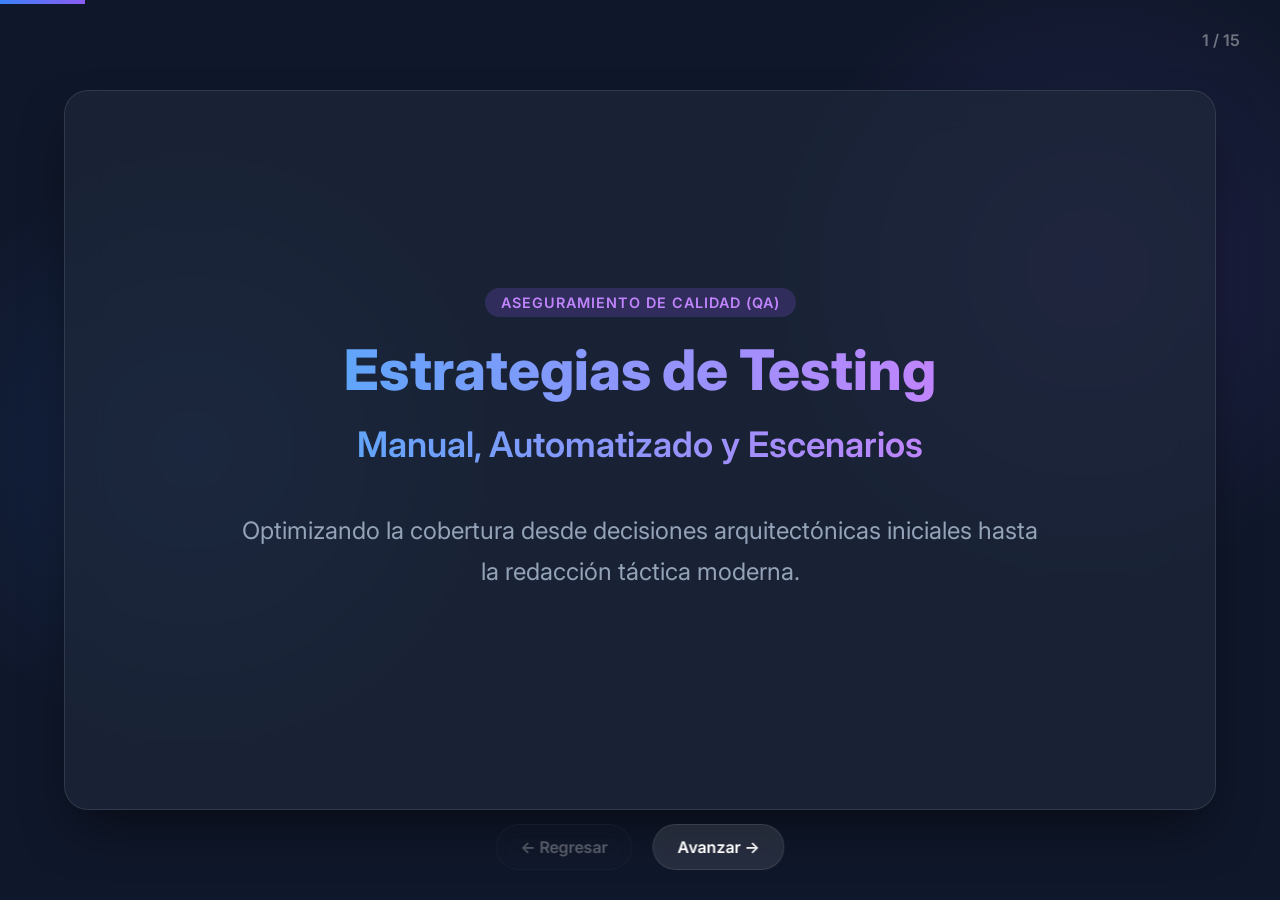
<file: presentacion-qa/index.html>
<!DOCTYPE html>
<html lang="es">

<head>
    <meta charset="UTF-8">
    <meta name="viewport" content="width=device-width, initial-scale=1.0">
    <title>Presentación: Estrategias de Pruebas y Aseguramiento QA</title>
    <link rel="preconnect" href="https://fonts.googleapis.com">
    <link rel="preconnect" href="https://fonts.gstatic.com" crossorigin>
    <link href="https://fonts.googleapis.com/css2?family=Inter:wght@300;400;600;800&display=swap" rel="stylesheet">
    <style>
        :root {
            --bg-color: #0f172a;
            --text-color: #f8fafc;
            --accent-color: #3b82f6;
            --accent-glow: rgba(59, 130, 246, 0.5);
            --card-bg: rgba(30, 41, 59, 0.7);
            --card-border: rgba(255, 255, 255, 0.1);
        }

        * {
            box-sizing: border-box;
            margin: 0;
            padding: 0;
            font-family: 'Inter', sans-serif;
        }

        body {
            background-color: var(--bg-color);
            color: var(--text-color);
            overflow: hidden;
            display: flex;
            justify-content: center;
            align-items: center;
            height: 100vh;
            background-image:
                radial-gradient(circle at 15% 50%, rgba(59, 130, 246, 0.15), transparent 25%),
                radial-gradient(circle at 85% 30%, rgba(139, 92, 246, 0.15), transparent 25%);
        }

        /* Nav controls */
        .controls {
            position: fixed;
            bottom: 30px;
            left: 50%;
            transform: translateX(-50%);
            display: flex;
            gap: 20px;
            z-index: 100;
        }

        button {
            background: rgba(255, 255, 255, 0.1);
            border: 1px solid var(--card-border);
            color: white;
            padding: 12px 24px;
            border-radius: 50px;
            cursor: pointer;
            font-size: 16px;
            font-weight: 600;
            backdrop-filter: blur(10px);
            transition: all 0.3s ease;
        }

        button:hover {
            background: var(--accent-color);
            box-shadow: 0 0 15px var(--accent-glow);
            transform: translateY(-2px);
        }

        button:disabled {
            opacity: 0.3;
            cursor: not-allowed;
            transform: none;
            box-shadow: none;
            background: rgba(255, 255, 255, 0.05);
        }

        /* Slides container */
        .presentation {
            position: relative;
            width: 90vw;
            max-width: 1200px;
            height: 80vh;
            perspective: 1000px;
        }

        .slide {
            position: absolute;
            top: 0;
            left: 0;
            width: 100%;
            height: 100%;
            opacity: 0;
            visibility: hidden;
            transition: all 0.6s cubic-bezier(0.4, 0, 0.2, 1);
            transform: translateX(100px) scale(0.95);

            background: var(--card-bg);
            border: 1px solid var(--card-border);
            border-radius: 24px;
            padding: 60px;
            backdrop-filter: blur(20px);
            display: flex;
            flex-direction: column;
            justify-content: center;
            box-shadow: 0 25px 50px -12px rgba(0, 0, 0, 0.5);
        }

        .slide.active {
            opacity: 1;
            visibility: visible;
            transform: translateX(0) scale(1);
        }

        .slide.previous {
            transform: translateX(-100px) scale(0.95);
        }

        /* Typography */
        h1 {
            font-size: 3.5rem;
            font-weight: 800;
            margin-bottom: 20px;
            background: linear-gradient(to right, #60a5fa, #c084fc);
            -webkit-background-clip: text;
            -webkit-text-fill-color: transparent;
            line-height: 1.2;
        }

        h2 {
            font-size: 2.5rem;
            font-weight: 600;
            margin-bottom: 30px;
            color: #93c5fd;
        }

        p {
            font-size: 1.25rem;
            line-height: 1.7;
            margin-bottom: 20px;
            color: #cbd5e1;
        }

        .highlight {
            color: #fff;
            font-weight: 600;
            background: rgba(59, 130, 246, 0.2);
            padding: 2px 8px;
            border-radius: 4px;
        }

        /* Table Slide */
        table {
            width: 100%;
            border-collapse: collapse;
            margin-top: 20px;
        }

        th,
        td {
            text-align: left;
            padding: 16px;
            border-bottom: 1px solid rgba(255, 255, 255, 0.1);
        }

        th {
            font-size: 1.2rem;
            color: #93c5fd;
            font-weight: 600;
        }

        td {
            font-size: 1.1rem;
            color: #e2e8f0;
            line-height: 1.5;
        }

        tr:hover td {
            background: rgba(255, 255, 255, 0.03);
        }

        /* List styling */
        ul {
            list-style: none;
            padding-left: 0;
        }

        ul li {
            font-size: 1.2rem;
            line-height: 1.6;
            margin-bottom: 15px;
            padding-left: 30px;
            position: relative;
            color: #cbd5e1;
            background: rgba(255, 255, 255, 0.03);
            padding: 20px 20px 20px 50px;
            border-radius: 12px;
            border-left: 4px solid var(--accent-color);
        }

        ul li::before {
            content: "→";
            position: absolute;
            left: 20px;
            color: #93c5fd;
            font-weight: bold;
        }

        /* Slide specific adjustments */
        .center-content {
            text-align: center;
            align-items: center;
        }

        .badge {
            display: inline-block;
            background: rgba(139, 92, 246, 0.2);
            color: #c084fc;
            padding: 6px 16px;
            border-radius: 20px;
            font-size: 0.9rem;
            font-weight: 600;
            margin-bottom: 20px;
            letter-spacing: 1px;
            text-transform: uppercase;
        }

        .progress-bar {
            position: fixed;
            top: 0;
            left: 0;
            height: 4px;
            background: linear-gradient(to right, #3b82f6, #8b5cf6);
            width: 0%;
            transition: width 0.3s ease;
            z-index: 200;
        }

        .slide-number {
            position: fixed;
            top: 30px;
            right: 40px;
            font-size: 1rem;
            color: rgba(255, 255, 255, 0.4);
            font-weight: 600;
        }
    </style>
</head>

<body>

    <div class="progress-bar" id="progressBar"></div>
    <div class="slide-number" id="slideNumber">1 / 15</div>

    <div class="presentation" id="presentation">

        <!-- Slide 1 -->
        <div class="slide active center-content">
            <span class="badge">Aseguramiento de Calidad (QA)</span>
            <h1>Estrategias de Testing<br><span style="font-size: 2.2rem; color: #93c5fd; font-weight: 600;">Manual,
                    Automatizado y Escenarios</span></h1>
            <p style="font-size: 1.5rem; max-width: 800px; color: #94a3b8; margin-top: 20px;">Optimizando la cobertura
                desde decisiones arquitectónicas iniciales hasta la redacción táctica moderna.</p>
        </div>

        <!-- Slide 2 -->
        <div class="slide center-content">
            <span class="badge" style="background: rgba(234, 179, 8, 0.2); color: #facc15;">Decisión Crítica</span>
            <h2>La Pregunta del Millón:<br><span style="color: #93c5fd;">¿Manual o Automatizado?</span></h2>
            <p style="margin-top: 30px; font-size: 1.4rem; max-width: 900px; line-height: 1.8; color: #cbd5e1;">
                Optimizar el tiempo humano y técnico exige una premisa ineludible:<br><br>
                <strong style="color: #c084fc;">No todo debe automatizarse</strong> (es costoso y complejo de
                mantener),<br>
                ni <strong style="color: #f87171;">todo debe ejecutarse de forma manual</strong> (es lento y sumamente
                prono al error humano).
            </p>
        </div>

        <!-- Slide 3 -->
        <div class="slide">
            <h2>1. Pruebas Manuales <br><span style="opacity: 0.5; font-size: 1.5rem;">"Donde el ojo humano es
                    irremplazable"</span></h2>
            <p>Se enfocan en la experiencia, la estética visual y el comportamiento impredecible del usuario final.</p>
            <br>
            <ul>
                <li><strong>Usabilidad (UX):</strong> ¿Es verdaderamente intuitivo un botón? (Una máquina carece de
                    empatía para evaluar frustración).</li>
                <li><strong>Exploratorias:</strong> El tester "juega" creativamente con la aplicación para quebrarla de
                    formas no concebidas en los requerimientos.</li>
                <li><strong>Accesibilidad:</strong> Corroborar que personas con discapacidades reales puedan usar la
                    interfaz (vía lectores, alto contraste).</li>
                <li><strong>Ad-hoc:</strong> Ejecuciones veloces e informales dirigidas a solventar defectos visuales
                    inmediatos tras un minúsculo cambio empírico.</li>
            </ul>
        </div>

        <!-- Slide 4 -->
        <div class="slide">
            <h2>2. Pruebas Automatizadas <br><span style="opacity: 0.5; font-size: 1.5rem;">"Donde la máquina es
                    infalible"</span></h2>
            <p>Orientadas estructuralmente hacia la validación de la lógica, robustez de datos masivos y la repetición
                constante a inmensa velocidad.</p>
            <br>
            <ul>
                <li><strong>Unitarias (Unit Tests):</strong> Prueban el comportamiento de funciones aisladas. Son las
                    más abundantes, veloces y económicas de realizar.</li>
                <li><strong>Integración / API:</strong> Validan sinergia modular (ej. Back con Base de Datos) o
                    endpoints comprobando códigos de estado (200 OK) y cuerpos JSON.</li>
                <li><strong>Regresión Automática:</strong> Ejecutan sobre flujos consolidados tras subir código nuevo
                    asegurando que ninguna nueva característica rompió algo "viejo".</li>
                <li><strong>Carga / Rendimiento:</strong> Simulan masivamente estrés inviable manualmente (ej. 10,000
                    requests simultáneos).</li>
            </ul>
        </div>

        <!-- Slide 5 -->
        <div class="slide">
            <h2>Cuadro Comparativo y Decisión</h2>
            <br>
            <table style="font-size: 1rem;">
                <thead>
                    <tr>
                        <th style="width: 20%;">Característica</th>
                        <th style="width: 40%">Pruebas Manuales</th>
                        <th style="width: 40%">Pruebas Automatizadas</th>
                    </tr>
                </thead>
                <tbody>
                    <tr>
                        <td><strong>Volumen y Costos</strong></td>
                        <td>Bajo coste inicial. Alto coste a largo plazo por repetición obligatoria (Desgaste Humano).
                        </td>
                        <td>Alto coste técnico inicial. Desgaste virtual nulo y velocidad instantánea a largo plazo.
                        </td>
                    </tr>
                    <tr>
                        <td><strong>Fiabilidad</strong></td>
                        <td>Susceptibles a fatiga visual, obviedad, desatención técnica o sesgos iterativos.</td>
                        <td>Máquinas deterministas, perfectas y 100% consistentes ciclo tras ciclo.</td>
                    </tr>
                    <tr>
                        <td><strong>Uso Ideal</strong></td>
                        <td>Validación UI/UX, exploraciones de diseño, flujos netamente nuevos o intuición destructiva.
                        </td>
                        <td>Procesos críticos del core logic y su respectiva repetición interminable (CI/CD).</td>
                    </tr>
                </tbody>
            </table>
            <div
                style="margin-top: 15px; padding: 25px; background: rgba(245, 158, 11, 0.15); border-left: 6px solid #fbbf24; border-radius: 8px;">
                <strong style="color: #fcd34d; font-size: 1.2rem;">🏆 La Regla de Oro del Testing QA:</strong><br><br>
                Si vas a tener que validar un flujo operativamente más de 3 o 4 veces durante la app, <strong
                    style="color: #c084fc;">automatízalo</strong>. Si solo requiere una observación subjetiva para su
                aceptación o revisión estética, consérvalo <strong style="color: #60a5fa;">manual</strong>.
            </div>
        </div>

        <!-- Slide 6 (Antiguo 2) -->
        <div class="slide">
            <h2>¿Qué es un Escenario de Prueba?</h2>
            <p>Es una <strong>descripción de alto nivel</strong> que define una funcionalidad del sistema que puede (y
                debe) ser validada. Representa fielmente los flujos de negocio que impactan al usuario final.</p>
            <br>
            <ul>
                <li><strong>Enfoque Macroscópico:</strong> Mira el panorama completo (el "bosque" en lugar del "árbol").
                </li>
                <li><strong>Mentalidad de Usuario:</strong> Se diseña fundamentado en las necesidades reales del cliente
                    y de la organización.</li>
                <li><strong>El 'Qué', no el 'Cómo':</strong> Responde a la pregunta fundamental <em>"¿Qué vamos a
                        probar?"</em> y abstrae el detalle minucioso técnico.</li>
            </ul>
        </div>

        <!-- Slide 3 -->
        <div class="slide">
            <h2>Importancia y Beneficios</h2>
            <p>Los Escenarios de Prueba facilitan la comunicación entre el área técnica y los interesados
                (stakeholders), brindando una visión transversal antes de la ejecución minuciosa.</p>
            <br>
            <table>
                <thead>
                    <tr>
                        <th style="width: 35%;">Beneficio Central</th>
                        <th style="width: 65%">Descripción e Impacto</th>
                    </tr>
                </thead>
                <tbody>
                    <tr>
                        <td><strong>Agilidad Analítica</strong></td>
                        <td>Al ser descripciones de una sola línea, permiten estructurar y auditar todas las
                            funcionalidades del producto rápidamente.</td>
                    </tr>
                    <tr>
                        <td><strong>Evaluación de Cobertura</strong></td>
                        <td>Es ideal para revisar en conjunto con Product Owners si se ha omitido algún flujo de negocio
                            crítico y prioritario.</td>
                    </tr>
                    <tr>
                        <td><strong>Fundamento Arquitectónico</strong></td>
                        <td>Sirven como la "columna vertebral" esencial para posteriormente diseñar los casos de prueba
                            específicos.</td>
                    </tr>
                </tbody>
            </table>
        </div>

        <!-- Slide 4 -->
        <div class="slide">
            <h2>Tips Clave: Cómo Identificar Escenarios</h2>
            <p>Descubrir, organizar y priorizar escenarios críticos requiere evaluar la aplicación desde distintas
                perspectivas técnicas y de negocio:</p>
            <br>
            <ul>
                <li><strong>Analiza el Flujo Crítico (Happy Path):</strong> Identifica primero las acciones principales
                    que entregan valor (ej. <em>"Confirmar una compra"</em>).</li>
                <li><strong>Identifica Flujos Alternativos:</strong> ¿Qué otras rutas puede tomar el usuario hacia el
                    mismo fin? (ej. <em>"Pagar usando saldo en cuenta vs. Tarjeta"</em>).</li>
                <li><strong>Cuestiona los Puntos de Falla (Negative Paths):</strong> ¿Qué barreras previenen percances
                    del usuario? (ej. <em>"Validar bloqueo por intentos de sesión fallidos"</em>).</li>
                <li><strong>Evalúa las Reglas de Negocio:</strong> Levanta un escenario mínimo por cada política
                    comercial exigida (ej. <em>"Verificar la aplicación de descuento VIP"</em>).</li>
            </ul>
        </div>

        <!-- Slide 5 -->
        <div class="slide">
            <h2>Buenas Prácticas de Redacción</h2>
            <p>Un escenario redactado superficialmente genera cuellos de botella e interpretaciones falsas. Afronta su
                escritura con estos estándares técnicos:</p>
            <br>
            <ul>
                <li><strong>Inicia con Verbos Directivos:</strong> Emplea verbos en infinitivo para connotar acción
                    clara: <em>"Verificar"</em>, <em>"Validar"</em>, <em>"Comprobar"</em>.</li>
                <li><strong>Prioriza la Concisión:</strong> La idea en su totalidad debe entenderse en una sola
                    sintaxis, descartando datos o pasos explícitos.</li>
                <li><strong>Estructura la Nomenclatura:</strong> Agrupa y clasifica por componentes o módulos. Ejemplo:
                    <em>[Inventario] Validar generación de reporte</em>.
                </li>
                <li><strong>Evita Ambigüedades:</strong> No apliques frases genéricas como <em>"Verificar que
                        funcione"</em>; en su lugar, <em>"Validar que el sistema cree una factura de venta"</em>.</li>
            </ul>
        </div>

        <!-- Slide 6 -->
        <div class="slide">
            <h2>Herramientas Ágiles para Developers</h2>
            <p>Acelerar y optimizar la creación de escenarios requiere aprovechar metodologías que se adapten al ciclo
                de desarrollo técnico:</p>
            <br>
            <ul>
                <li><strong>Mind Mapping (XMind, Miro):</strong> Visualizar la arquitectura mediante mapas mentales
                    permite asegurar cobertura visual instantánea.</li>
                <li><strong>BDD / Gherkin (Cucumber):</strong> Redactar escenarios en sintaxis corporativo-técnica
                    unificada.</li>
                <li><strong>Matrices y Tablas de Decisión:</strong> Cruces bidimensionales ideales para mapear reglas
                    complejas y validaciones estrictas.</li>
                <li><strong>Asistentes de IA Generativa:</strong> Acelerar la ideación de "casos límite" u ocultos
                    basados en requerimientos limpios.</li>
            </ul>
        </div>

        <!-- Slide 7 -->
        <div class="slide">
            <h2>1. Mapas Mentales (Mind Mapping)</h2>
            <p><strong>Concepto:</strong> Diagramación radial para estructurar módulos visualmente, en lugar de listas
                planas que pueden causar la omisión de flujos.</p>
            <br>
            <ul>
                <li><strong>Cómo se usa:</strong> Colocas una funcionalidad en el centro (ej. "Login") y desglosas ramas
                    principales (ej. "Exitoso", "Errores de Datos", "Seguridad").</li>
                <li><strong>Beneficio Principal:</strong> Entendimiento espacial inmediato. Identificas rápidamente qué
                    flujos te hacen falta antes de escribir una sola línea.</li>
            </ul>
            <div
                style="margin-top: 15px; padding: 25px; background: rgba(59, 130, 246, 0.1); border-radius: 16px; border: 1px dashed rgba(59, 130, 246, 0.3);">
                <strong style="color: #60a5fa; font-size: 1.1rem;">Ejemplo Visual Lógico (Rama
                    E-Commerce):</strong><br><br>
                Pago -> Tarjeta de Crédito -> <span style="color: #94a3b8;">(Variante A: Tarjeta Vencida)</span> ->
                <span style="color: #94a3b8;">(Variante B: CVV Inválido)</span>.
            </div>
        </div>

        <!-- Slide 8 -->
        <div class="slide">
            <h2>2. Gherkin / BDD <span style="opacity: 0.5; font-size: 1.5rem;">(Behavior Driven Dev)</span></h2>
            <p><strong>Concepto:</strong> Redactar escenarios técnicos en un formato estricto y altamente predecible que
                tanto negocio como la automatización (ej. Jenkins/Cucumber) comprenden.</p>
            <br>
            <ul>
                <li><strong>Cómo se usa:</strong> Se utiliza la sintaxis condicional <em>Dado (Precondición) -> Cuando
                        (Acción del usuario) -> Entonces (Resultado)</em>.</li>
                <li><strong>Beneficio Principal:</strong> Funciona como "Documentación Viva". Tus escenarios de prueba
                    actúan como la especificación operativa exacta.</li>
            </ul>
            <div
                style="margin-top: 15px; padding: 25px; background: rgba(139, 92, 246, 0.1); border-radius: 16px; border: 1px dashed rgba(139, 92, 246, 0.3);">
                <strong style="color: #c084fc; font-size: 1.1rem;">Ejemplo de Sintaxis Gherkin Real:</strong><br><br>
                <div
                    style="font-family: monospace; background: rgba(0,0,0,0.3); padding: 15px; border-radius: 8px; margin-top: 10px;">
                    <span style="color: #a78bfa;">Dado que</span> soy un usuario autenticado y sin saldo<br>
                    <span style="color: #a78bfa;">Cuando</span> intento realizar una transferencia bancaria<br>
                    <span style="color: #a78bfa;">Entonces</span> el sistema me muestra el error "Fondos Insuficientes"
                    y anula el envío.
                </div>
            </div>
        </div>

        <!-- Slide 9 -->
        <div class="slide">
            <h2>3. Tablas de Decisión y Matrices</h2>
            <p><strong>Concepto:</strong> Utilización de mallas matemáticas o tablas para asegurar que el sistema evalúa
                de forma cruzada todas las combinaciones exigidas.</p>
            <br>
            <ul>
                <li><strong>Cómo se usa:</strong> Tomas requisitos que cruzan dependencias (ej. "Edad" y "Deuda") y
                    mapeas todas las salidas lógicas probables (Verdadero/Falso).</li>
                <li><strong>Beneficio Principal:</strong> Garantía de 100% de Cobertura sobre reglas de negocio de alta
                    sensibilidad y restricciones cruzadas.</li>
            </ul>
            <div
                style="margin-top: 15px; padding: 20px; background: rgba(16, 185, 129, 0.1); border-radius: 16px; border: 1px dashed rgba(16, 185, 129, 0.3);">
                <strong style="color: #34d399; font-size: 1.1rem;">Ejemplo de Estructura de Decisión:</strong><br><br>
                • <span style="color: #6ee7b7;">Matriz V1:</span> Si {Membresía: Activa} AND {Monto > 50$} = Aplicar
                Envío Gratis.<br>
                • <span style="color: #6ee7b7;">Matriz V2:</span> Si {Membresía: Inactiva} OR {Monto < 50$}=Cobrar Envío
                    Dinámico. </div>
            </div>

            <!-- Slide 10 -->
            <div class="slide">
                <h2>4. Asistentes Orientados a IA (LLMs)</h2>
                <p><strong>Concepto:</strong> Integrar Modelos de Lenguaje (ChatGPT, Copilot) como auditores rápidos
                    para descubrir escenarios anómalos o poco convencionales.</p>
                <br>
                <ul>
                    <li><strong>Cómo se usa:</strong> Entregar los "Criterios de Aceptación" de una tarea al modelo
                        empleando un "Prompt" dirigido al rol de analista QA.</li>
                    <li><strong>Beneficio Principal:</strong> Neutraliza errores humanos comunes (ceguera de taller) y
                        ayuda enormemente a generar Edge Cases oscuros.</li>
                </ul>
                <div
                    style="margin-top: 15px; padding: 25px; background: rgba(245, 158, 11, 0.1); border-radius: 16px; border: 1px dashed rgba(245, 158, 11, 0.3);">
                    <strong style="color: #fbbf24; font-size: 1.1rem;">Ejemplo de un Prompt Profesional
                        QA:</strong><br><br>
                    <em style="color: #fcd34d;">"Actúa como Lead QA Automation. Analiza estos criterios de aceptación
                        del módulo de Carrito de Compras. Basado en tu experiencia, esfuérzate por deducir escenarios de
                        prueba atípicos o Edge Cases matemáticos que los devs podrían haber olvidado."</em>
                </div>
            </div>

            <!-- Slide 11 -->
            <div class="slide">
                <h2>Ejemplo Práctico Final <span style="opacity: 0.5; font-size: 1.5rem;">(Módulo: Carrito de
                        Compras)</span></h2>
                <p>Supongamos que estamos diagramando los parámetros QA para un E-Commerce básico. Un conjunto sólido de
                    escenarios de prueba sería:</p>
                <br>
                <div
                    style="padding: 20px; background: rgba(59, 130, 246, 0.1); border-radius: 16px; border: 1px solid rgba(59, 130, 246, 0.2);">
                    <ul style="margin: 0; padding-bottom: 0;">
                        <li
                            style="border-left: 4px solid #60a5fa; background: rgba(255, 255, 255, 0.05); padding: 15px 15px 15px 40px; margin-bottom: 8px;">
                            <strong>EP01:</strong> Verificar la adición de un artículo en stock al carrito.
                        </li>
                        <li
                            style="border-left: 4px solid #60a5fa; background: rgba(255, 255, 255, 0.05); padding: 15px 15px 15px 40px; margin-bottom: 8px;">
                            <strong>EP02:</strong> Verificar la modificación (incremento y decremento) de unidades en el
                            carrito.
                        </li>
                        <li
                            style="border-left: 4px solid #c084fc; background: rgba(255, 255, 255, 0.05); padding: 15px 15px 15px 40px; margin-bottom: 8px;">
                            <strong>EP03:</strong> Validar restricciones del carrito al requerir cantidades superiores
                            al
                            inventario.
                        </li>
                        <li
                            style="border-left: 4px solid #c084fc; background: rgba(255, 255, 255, 0.05); padding: 15px 15px 15px 40px; margin-bottom: 8px;">
                            <strong>EP04:</strong> Comprobar el cálculo total tras la aplicación de un cupón promocional
                            válido.
                        </li>
                    </ul>
                </div>
                <p style="margin-top: 15px; font-size: 0.9rem; color: #94a3b8; text-align: center;"><em>* Nota: Observa
                        cómo
                        ninguno de estos ejemplos requiere pasos explícitos en software o insumos exactos *</em></p>
            </div>

        </div>

        <div class="controls">
            <button id="prevBtn" onclick="changeSlide(-1)" disabled>← Regresar</button>
            <button id="nextBtn" onclick="changeSlide(1)">Avanzar →</button>
        </div>

        <script>
            let currentSlideIndex = 0;
            const slides = document.querySelectorAll('.slide');
            const prevBtn = document.getElementById('prevBtn');
            const nextBtn = document.getElementById('nextBtn');
            const progressBar = document.getElementById('progressBar');
            const slideNumberElement = document.getElementById('slideNumber');
            const totalSlides = slides.length;

            function updateUI() {
                prevBtn.disabled = currentSlideIndex === 0;
                nextBtn.disabled = currentSlideIndex === totalSlides - 1;
                const progress = ((currentSlideIndex + 1) / totalSlides) * 100;
                progressBar.style.width = `${progress}%`;
                slideNumberElement.textContent = `${currentSlideIndex + 1} / ${totalSlides}`;
            }

            function changeSlide(direction) {
                if (currentSlideIndex + direction >= 0 && currentSlideIndex + direction < totalSlides) {
                    slides[currentSlideIndex].classList.remove('active');
                    if (direction > 0) {
                        slides[currentSlideIndex].classList.add('previous');
                    } else {
                        slides[currentSlideIndex + direction].classList.remove('previous');
                    }
                    currentSlideIndex += direction;
                    slides[currentSlideIndex].classList.remove('previous');
                    slides[currentSlideIndex].classList.add('active');
                    updateUI();
                }
            }

            document.addEventListener('keydown', (e) => {
                if (e.key === 'ArrowRight' || e.key === 'Space') {
                    changeSlide(1);
                } else if (e.key === 'ArrowLeft') {
                    changeSlide(-1);
                }
            });

            // Habilitar soporte para "Touch Swipe" en móviles
            let touchstartX = 0;
            let touchendX = 0;

            function handleGesture() {
                if (touchendX < touchstartX - 50) changeSlide(1);
                if (touchendX > touchstartX + 50) changeSlide(-1);
            }

            document.addEventListener('touchstart', e => {
                touchstartX = e.changedTouches[0].screenX;
            });

            document.addEventListener('touchend', e => {
                touchendX = e.changedTouches[0].screenX;
                handleGesture();
            });

            updateUI();
        </script>
</body>

</html>
</file>
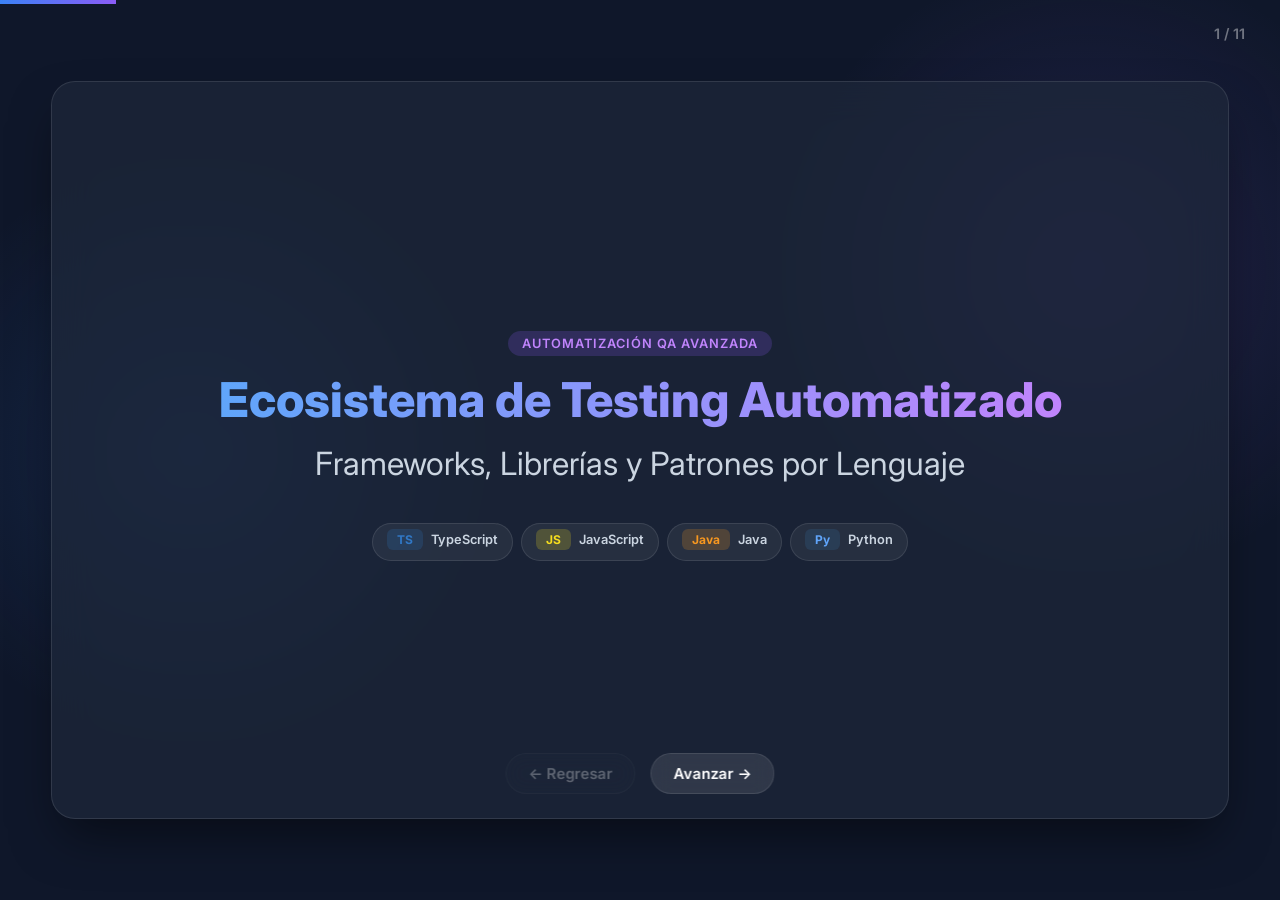
<file: sesion_6/index.html>
<!DOCTYPE html>
<html lang="es">
<head>
    <meta charset="UTF-8">
    <meta name="viewport" content="width=device-width, initial-scale=1.0">
    <title>Frameworks y Librerías de Testing Automatizado</title>
    <link rel="preconnect" href="https://fonts.googleapis.com">
    <link rel="preconnect" href="https://fonts.gstatic.com" crossorigin>
    <link href="https://fonts.googleapis.com/css2?family=Inter:wght@300;400;600;800&family=JetBrains+Mono:wght@400;700&display=swap" rel="stylesheet">
    <link rel="stylesheet" href="styles.css">
</head>
<body>

    <div class="progress-bar" id="progressBar"></div>
    <div class="slide-number" id="slideNumber">1 / 15</div>

    <div class="presentation" id="presentation">

        <!-- Slide 1: Portada -->
        <div class="slide active center-content">
            <span class="badge badge-purple">Automatización QA Avanzada</span>
            <h1>Ecosistema de Testing Automatizado</h1>
            <h2 style="color: #cbd5e1; font-weight: 400;">Frameworks, Librerías y Patrones por Lenguaje</h2>
            <div class="pill-list" style="justify-content: center; margin-top: 20px;">
                <span class="pill"><span class="lang-tag lang-ts">TS</span> TypeScript</span>
                <span class="pill"><span class="lang-tag lang-js">JS</span> JavaScript</span>
                <span class="pill"><span class="lang-tag lang-java">Java</span> Java</span>
                <span class="pill"><span class="lang-tag lang-python">Py</span> Python</span>
            </div>
        </div>

        <!-- Slide 2: JS - Unit Testing -->
        <div class="slide">
            <span class="badge badge-js" style="background: rgba(247, 223, 30, 0.2); color: #f7df1e;">JavaScript</span>
            <h2>Pruebas Unitarias en JS: Jest</h2>
            <p><strong>Jest</strong> es la librería de testing más popular en el ecosistema JS. Creada por Facebook (Meta).</p>
            <div class="grid-2">
                <div class="card">
                    <h3>Detalles de la Librería</h3>
                    <p><strong>Licencia:</strong> Gratuita (MIT).</p>
                    <p><strong>Compatibilidad:</strong> Proyectos Node.js, Vanilla JS. (Soporta React de forma nativa).</p>
                    <p><strong>Requisitos:</strong> Node.js instalado (<code>npm install --save-dev jest</code>).</p>
                    <p><strong>Uso:</strong> Provee un entorno completo: Test Runner, Assertion Library y Mocking en un solo paquete.</p>
                </div>
                <div>
<pre><code><span class="code-comment">// math.test.js</span>
<span class="code-keyword">const</span> { sum } = <span class="code-func">require</span>(<span class="code-string">'./math'</span>);

<span class="code-func">test</span>(<span class="code-string">'suma 1 + 2 para dar 3'</span>, () => {
  <span class="code-func">expect</span>(<span class="code-func">sum</span>(<span class="code-number">1</span>, <span class="code-number">2</span>)).<span class="code-func">toBe</span>(<span class="code-number">3</span>);
});

<span class="code-comment">// Ejecución: npx jest</span></code></pre>
                </div>
            </div>
        </div>

        <!-- Slide 3: JS - E2E Testing -->
        <div class="slide">
            <span class="badge badge-js" style="background: rgba(247, 223, 30, 0.2); color: #f7df1e;">JavaScript</span>
            <h2>Pruebas End-to-End (E2E): Cypress</h2>
            <p><strong>Cypress</strong> es un framework de pruebas E2E moderno diseñado para la web actual.</p>
            <div class="grid-2">
                <div class="card">
                    <h3>Detalles de la Librería</h3>
                    <p><strong>Licencia:</strong> Gratuita (Open Source), con Dashboard pago opcional.</p>
                    <p><strong>Compatibilidad:</strong> Cualquier framework web moderno (React, Angular, Vue).</p>
                    <p><strong>Requisitos:</strong> Node.js (<code>npm install cypress --save-dev</code>).</p>
                    <p><strong>Uso:</strong> Se ejecuta en el mismo ciclo de vida que la aplicación. No usa Selenium bajo el capó.</p>
                </div>
                <div>
<pre><code><span class="code-comment">// login.cy.js</span>
<span class="code-func">describe</span>(<span class="code-string">'Flujo de Login'</span>, () => {
  <span class="code-func">it</span>(<span class="code-string">'Debe iniciar sesión exitosamente'</span>, () => {
    cy.<span class="code-func">visit</span>(<span class="code-string">'/login'</span>);
    cy.<span class="code-func">get</span>(<span class="code-string">'input[name=user]'</span>).<span class="code-func">type</span>(<span class="code-string">'admin'</span>);
    cy.<span class="code-func">get</span>(<span class="code-string">'input[name=pass]'</span>).<span class="code-func">type</span>(<span class="code-string">'1234'</span>);
    cy.<span class="code-func">get</span>(<span class="code-string">'button[type=submit]'</span>).<span class="code-func">click</span>();
    cy.<span class="code-func">url</span>().<span class="code-func">should</span>(<span class="code-string">'include'</span>, <span class="code-string">'/dashboard'</span>);
  });
});</code></pre>
                </div>
            </div>
        </div>

        <!-- Slide 4: TS - Angular Unit -->
        <div class="slide">
            <span class="badge badge-ts" style="background: rgba(49, 120, 198, 0.2); color: #3178c6;">TypeScript (Angular)</span>
            <h2>Pruebas Unitarias: Jasmine + Karma</h2>
            <p>El estándar oficial para aplicaciones <strong>Angular</strong>.</p>
            <div class="grid-2">
                <div class="card">
                    <h3>Detalles de la Librería</h3>
                    <p><strong>Licencia:</strong> Gratuitas (MIT).</p>
                    <p><strong>Compatibilidad:</strong> Proyectos Angular (viene configurado por defecto).</p>
                    <p><strong>Requisitos:</strong> Angular CLI (<code>ng test</code>).</p>
                    <p><strong>Uso:</strong> Karma es el "Test Runner" (abre el navegador) y Jasmine es el framework para escribir las pruebas y aserciones.</p>
                </div>
                <div>
<pre><code><span class="code-comment">// user.service.spec.ts</span>
<span class="code-keyword">import</span> { TestBed } <span class="code-keyword">from</span> <span class="code-string">'@angular/core/testing'</span>;

<span class="code-func">describe</span>(<span class="code-string">'UserService'</span>, () => {
  <span class="code-keyword">let</span> service: UserService;

  <span class="code-func">beforeEach</span>(() => {
    TestBed.<span class="code-func">configureTestingModule</span>({});
    service = TestBed.<span class="code-func">inject</span>(UserService);
  });

  <span class="code-func">it</span>(<span class="code-string">'debería crearse'</span>, () => {
    <span class="code-func">expect</span>(service).<span class="code-func">toBeTruthy</span>();
  });
});</code></pre>
                </div>
            </div>
        </div>

        <!-- Slide 5: TS - React/Next Unit -->
        <div class="slide">
            <span class="badge badge-ts" style="background: rgba(49, 120, 198, 0.2); color: #3178c6;">TypeScript (React/Next.js)</span>
            <h2>Pruebas Componentes: Vitest + React Testing Lib</h2>
            <p>La combinación moderna para <strong>React</strong> y <strong>Next.js</strong>.</p>
            <div class="grid-2">
                <div class="card">
                    <h3>Detalles de la Librería</h3>
                    <p><strong>Licencia:</strong> Gratuitas (MIT).</p>
                    <p><strong>Compatibilidad:</strong> React, Vue, Svelte. Ideal para empaquetadores como Vite o Turbopack.</p>
                    <p><strong>Requisitos:</strong> Node.js. <code>npm i -D vitest @testing-library/react</code></p>
                    <p><strong>Uso:</strong> Vitest reemplaza a Jest por ser más rápido (basado en Vite). RTL prueba componentes simulando la interacción del usuario.</p>
                </div>
                <div>
<pre><code><span class="code-comment">// Button.test.tsx</span>
<span class="code-keyword">import</span> { render, screen, fireEvent } <span class="code-keyword">from</span> <span class="code-string">'@testing-library/react'</span>;
<span class="code-keyword">import</span> { expect, test, vi } <span class="code-keyword">from</span> <span class="code-string">'vitest'</span>;
<span class="code-keyword">import</span> Button <span class="code-keyword">from</span> <span class="code-string">'./Button'</span>;

<span class="code-func">test</span>(<span class="code-string">'dispara evento al hacer click'</span>, () => {
  <span class="code-keyword">const</span> handleClick = vi.<span class="code-func">fn</span>();
  <span class="code-func">render</span>(&lt;Button onClick={handleClick}&gt;Click Me&lt;/Button&gt;);
  
  <span class="code-func">fireEvent</span>.<span class="code-func">click</span>(screen.<span class="code-func">getByText</span>(<span class="code-string">/click me/i</span>));
  <span class="code-func">expect</span>(handleClick).<span class="code-func">toHaveBeenCalledTimes</span>(<span class="code-number">1</span>);
});</code></pre>
                </div>
            </div>
        </div>

        <!-- Slide 6: TS - E2E -->
        <div class="slide">
            <span class="badge badge-ts" style="background: rgba(49, 120, 198, 0.2); color: #3178c6;">TypeScript (Cualquier FW)</span>
            <h2>Pruebas E2E: Playwright</h2>
            <p>El estándar emergente de Microsoft para pruebas E2E robustas.</p>
            <div class="grid-2">
                <div class="card">
                    <h3>Detalles de la Librería</h3>
                    <p><strong>Licencia:</strong> Gratuita (Apache 2.0).</p>
                    <p><strong>Compatibilidad:</strong> Funciona con Angular, React, Next, Vue, etc.</p>
                    <p><strong>Requisitos:</strong> Node.js (<code>npm init playwright@latest</code>).</p>
                    <p><strong>Uso:</strong> Controla navegadores Chromium, WebKit y Firefox. Excelente soporte nativo para TypeScript. Soporta múltiples pestañas e iframes fácilmente.</p>
                </div>
                <div>
<pre><code><span class="code-comment">// app.spec.ts</span>
<span class="code-keyword">import</span> { test, expect } <span class="code-keyword">from</span> <span class="code-string">'@playwright/test'</span>;

<span class="code-func">test</span>(<span class="code-string">'verifica el título de Next.js'</span>, <span class="code-keyword">async</span> ({ page }) => {
  <span class="code-keyword">await</span> page.<span class="code-func">goto</span>(<span class="code-string">'http://localhost:3000'</span>);
  
  <span class="code-comment">// Aserción E2E automática de Playwright</span>
  <span class="code-keyword">await</span> <span class="code-func">expect</span>(page).<span class="code-func">toHaveTitle</span>(<span class="code-string">/Next.js/</span>);
  
  <span class="code-keyword">const</span> getStarted = page.<span class="code-func">locator</span>(<span class="code-string">'text=Get Started'</span>);
  <span class="code-keyword">await</span> <span class="code-func">expect</span>(getStarted).<span class="code-func">toBeVisible</span>();
});</code></pre>
                </div>
            </div>
        </div>

        <!-- Slide 7: Java - Unit -->
        <div class="slide">
            <span class="badge badge-java" style="background: rgba(248, 152, 32, 0.2); color: #f89820;">Java (Spring Boot)</span>
            <h2>Pruebas Unitarias: JUnit 5 + Mockito</h2>
            <p>El estándar absoluto para desarrollo backend en Java.</p>
            <div class="grid-2">
                <div class="card">
                    <h3>Detalles de la Librería</h3>
                    <p><strong>Licencia:</strong> Gratuita (EPL 2.0 y MIT).</p>
                    <p><strong>Compatibilidad:</strong> Cualquier proyecto Java, integración nativa con Spring Boot (<code>spring-boot-starter-test</code>).</p>
                    <p><strong>Requisitos:</strong> JDK, Maven o Gradle.</p>
                    <p><strong>Uso:</strong> JUnit 5 maneja la ejecución de la prueba. Mockito permite "simular" (mock) dependencias externas como bases de datos para aislar la prueba.</p>
                </div>
                <div>
<pre><code><span class="code-comment">// ServicioTest.java</span>
<span class="code-keyword">import</span> org.junit.jupiter.api.Test;
<span class="code-keyword">import</span> org.mockito.Mockito;
<span class="code-keyword">import static</span> org.junit.jupiter.api.Assertions.assertEquals;

<span class="code-keyword">class</span> CalculadoraServiceTest {
    
    <span class="code-decorator">@Test</span>
    <span class="code-keyword">void</span> <span class="code-func">pruebaDescuento</span>() {
        <span class="code-comment">// Arrange</span>
        Repositorio mockRepo = Mockito.<span class="code-func">mock</span>(Repositorio.class);
        Mockito.<span class="code-func">when</span>(mockRepo.<span class="code-func">getTasa</span>()).<span class="code-func">thenReturn</span>(<span class="code-number">10</span>);
        
        Servicio srv = <span class="code-keyword">new</span> Servicio(mockRepo);
        
        <span class="code-comment">// Act</span>
        <span class="code-type">int</span> total = srv.<span class="code-func">calcular</span>(<span class="code-number">100</span>);
        
        <span class="code-comment">// Assert</span>
        <span class="code-func">assertEquals</span>(<span class="code-number">90</span>, total);
    }
}</code></pre>
                </div>
            </div>
        </div>

        <!-- Slide 8: Java - Integration -->
        <div class="slide">
            <span class="badge badge-java" style="background: rgba(248, 152, 32, 0.2); color: #f89820;">Java (Spring Boot)</span>
            <h2>Pruebas de Integración: SpringBootTest + REST Assured</h2>
            <p>Pruebas que levantan el contexto de Spring para validar endpoints.</p>
            <div class="grid-2">
                <div class="card">
                    <h3>Detalles de la Librería</h3>
                    <p><strong>Licencia:</strong> Gratuita (Apache 2.0).</p>
                    <p><strong>Compatibilidad:</strong> Proyectos Spring Boot.</p>
                    <p><strong>Requisitos:</strong> Maven/Gradle con dependencias <code>spring-boot-starter-test</code> y <code>rest-assured</code>.</p>
                    <p><strong>Uso:</strong> Levanta el servidor Tomcat embebido. REST Assured provee un lenguaje BDD (Given/When/Then) para hacer peticiones HTTP a tu propia API.</p>
                </div>
                <div>
<pre><code><span class="code-comment">// ApiTest.java</span>
<span class="code-decorator">@SpringBootTest</span>(webEnvironment = WebEnvironment.RANDOM_PORT)
<span class="code-keyword">class</span> UserControllerIntegrationTest {

    <span class="code-decorator">@LocalServerPort</span>
    <span class="code-keyword">private</span> <span class="code-type">int</span> port;

    <span class="code-decorator">@Test</span>
    <span class="code-keyword">void</span> <span class="code-func">debeRetornarUsuario</span>() {
        RestAssured.<span class="code-func">given</span>()
            .<span class="code-func">port</span>(port)
        .<span class="code-func">when</span>()
            .<span class="code-func">get</span>(<span class="code-string">"/api/users/1"</span>)
        .<span class="code-func">then</span>()
            .<span class="code-func">statusCode</span>(<span class="code-number">200</span>)
            .<span class="code-func">body</span>(<span class="code-string">"name"</span>, <span class="code-func">equalTo</span>(<span class="code-string">"Angela"</span>));
    }
}</code></pre>
                </div>
            </div>
        </div>

        <!-- Slide 9: Python - Unit -->
        <div class="slide">
            <span class="badge badge-python" style="background: rgba(55, 118, 171, 0.2); color: #60a5fa;">Python (FastAPI / Django)</span>
            <h2>Pruebas Unitarias e Integración: Pytest</h2>
            <p>El estándar de facto para testing en todo Python.</p>
            <div class="grid-2">
                <div class="card">
                    <h3>Detalles de la Librería</h3>
                    <p><strong>Licencia:</strong> Gratuita (MIT).</p>
                    <p><strong>Compatibilidad:</strong> Cualquier framework Python (FastAPI, Django, Flask, Data Science).</p>
                    <p><strong>Requisitos:</strong> Python 3+ (<code>pip install pytest</code>).</p>
                    <p><strong>Uso:</strong> No requiere heredar de clases raras. Usa el <code>assert</code> nativo de Python. Sus "Fixtures" son la mejor forma de inyectar dependencias y mocks.</p>
                </div>
                <div>
<pre><code><span class="code-comment"># test_api.py</span>
<span class="code-keyword">from</span> fastapi.testclient <span class="code-keyword">import</span> TestClient
<span class="code-keyword">from</span> myapp.main <span class="code-keyword">import</span> app

<span class="code-comment"># FastAPI incluye un TestClient excelente</span>
client = TestClient(app)

<span class="code-keyword">def</span> <span class="code-func">test_leer_item</span>():
    response = client.get(<span class="code-string">"/items/42"</span>)
    
    <span class="code-comment"># Aserciones simples y legibles con pytest</span>
    <span class="code-keyword">assert</span> response.status_code == <span class="code-number">200</span>
    <span class="code-keyword">assert</span> response.json() == {<span class="code-string">"item_id"</span>: <span class="code-number">42</span>}</code></pre>
                </div>
            </div>
        </div>

        <!-- Slide 10: Python - E2E -->
        <div class="slide">
            <span class="badge badge-python" style="background: rgba(55, 118, 171, 0.2); color: #60a5fa;">Python</span>
            <h2>Pruebas E2E y RPA: Selenium / Robot Framework</h2>
            <p>Automatización de navegadores a gran escala y pruebas de aceptación.</p>
            <div class="grid-2">
                <div class="card">
                    <h3>Detalles de la Librería</h3>
                    <p><strong>Licencia:</strong> Gratuitas (Apache 2.0).</p>
                    <p><strong>Compatibilidad:</strong> Pruebas de cualquier sistema web o escritorio, independiente de con qué fue construido.</p>
                    <p><strong>Requisitos:</strong> Python, WebDrivers (<code>pip install robotframework selenium</code>).</p>
                    <p><strong>Uso:</strong> Robot Framework usa palabras clave (Keyword-Driven) casi en lenguaje natural. Selenium controla el navegador.</p>
                </div>
                <div>
<pre><code><span class="code-comment">*** Settings ***</span>
<span class="code-keyword">Library</span>           SeleniumLibrary

<span class="code-comment">*** Test Cases ***</span>
<span class="code-func">Login Valido</span>
    <span class="code-func">Open Browser</span>    http://misitio.com    chrome
    <span class="code-func">Input Text</span>      id=username           admin
    <span class="code-func">Input Password</span>  id=password           secreto123
    <span class="code-func">Click Button</span>    css=.btn-login
    <span class="code-func">Page Should Contain</span>   Bienvenido
    <span class="code-func">Close Browser</span></code></pre>
                </div>
            </div>
        </div>

        <!-- Slide 11: Resumen -->
        <div class="slide center-content">
            <span class="badge badge-green">Resumen Táctico</span>
            <h2>El Stack QA Moderno (2025+)</h2>
            <table style="width: 80%; margin: 30px auto;">
                <thead>
                    <tr>
                        <th>Tecnología Base</th>
                        <th>Unitario / Componente</th>
                        <th>Integración / API</th>
                        <th>E2E (UI)</th>
                    </tr>
                </thead>
                <tbody>
                    <tr>
                        <td><strong>JavaScript (Node)</strong></td>
                        <td>Jest / Mocha</td>
                        <td>Supertest</td>
                        <td>Cypress / Playwright</td>
                    </tr>
                    <tr>
                        <td><strong>TypeScript (Angular)</strong></td>
                        <td>Jasmine + Karma</td>
                        <td>HttpClientTestingModule</td>
                        <td>Cypress / Playwright</td>
                    </tr>
                    <tr>
                        <td><strong>TypeScript (React/Next)</strong></td>
                        <td>Vitest + React Testing Lib</td>
                        <td>MSW (Mock Service Worker)</td>
                        <td>Playwright</td>
                    </tr>
                    <tr>
                        <td><strong>Java (Spring Boot)</strong></td>
                        <td>JUnit 5 + Mockito</td>
                        <td>SpringBootTest + REST Assured</td>
                        <td>Selenium / Selenide</td>
                    </tr>
                    <tr>
                        <td><strong>Python (FastAPI/Django)</strong></td>
                        <td>Pytest + Unittest</td>
                        <td>Pytest-django / TestClient</td>
                        <td>Robot Framework / Playwright</td>
                    </tr>
                </tbody>
            </table>
        </div>

        <div class="controls">
            <button id="prevBtn" disabled>← Regresar</button>
            <button id="nextBtn">Avanzar →</button>
        </div>

    </div>

    <script src="app.js"></script>
</body>
</html>
</file>
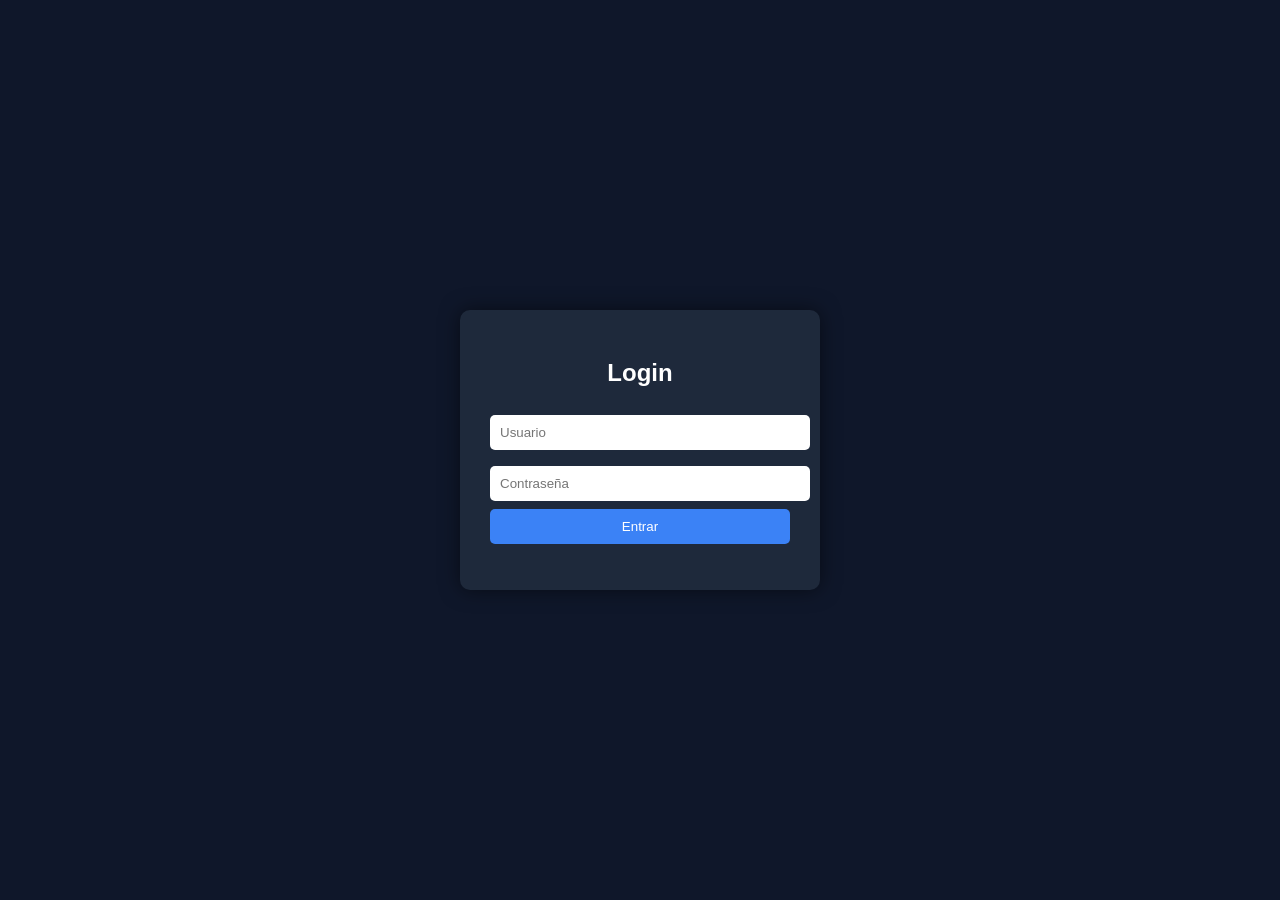
<file: index 1.html>
<!DOCTYPE html>
<html lang="es">
<head>
  <meta charset="UTF-8">
  <title>Login QA</title>

  <style>
    body {
      font-family: Arial, sans-serif;
      background: #0f172a;
      display: flex;
      justify-content: center;
      align-items: center;
      height: 100vh;
      margin: 0;
      color: white;
    }

    .login-box {
      background: #1e293b;
      padding: 30px;
      border-radius: 10px;
      width: 300px;
      box-shadow: 0 0 20px rgba(0,0,0,0.5);
    }

    h2 {
      text-align: center;
      margin-bottom: 20px;
    }

    input {
      width: 100%;
      padding: 10px;
      margin: 8px 0;
      border: none;
      border-radius: 5px;
    }

    button {
      width: 100%;
      padding: 10px;
      background: #3b82f6;
      color: white;
      border: none;
      border-radius: 5px;
      cursor: pointer;
    }

    button:hover {
      background: #2563eb;
    }

    .error {
      color: #f87171;
      font-size: 14px;
    }

    .success {
      color: #4ade80;
      font-size: 14px;
    }
  </style>
</head>
<body>

<div class="login-box">
  <h2>Login</h2>

  <input type="text" id="username" placeholder="Usuario">
  <input type="password" id="password" placeholder="Contraseña">

  <button onclick="login()">Entrar</button>

  <p id="message"></p>
</div>

<script>
  const VALID_USER = "admin";
  const VALID_PASS = "1234";

  function login() {
    const user = document.getElementById("username").value.trim();
    const pass = document.getElementById("password").value.trim();
    const message = document.getElementById("message");

    message.innerText = "";
    message.className = "";

    // Validación básica
    if (user === "" || pass === "") {
      message.innerText = "Todos los campos son obligatorios";
      message.className = "error";
      return;
    }

    // Simulación de tiempo de respuesta
    message.innerText = "Validando...";
    
    setTimeout(() => {

      if (user === VALID_USER && pass === VALID_PASS) {
        message.innerText = "Login exitoso";
        message.className = "success";
      } else {
        message.innerText = "Usuario o contraseña incorrectos";
        message.className = "error";
      }

    }, 5000); // 1 segundo de delay

  }
</script>

</body>
</html>
</file>
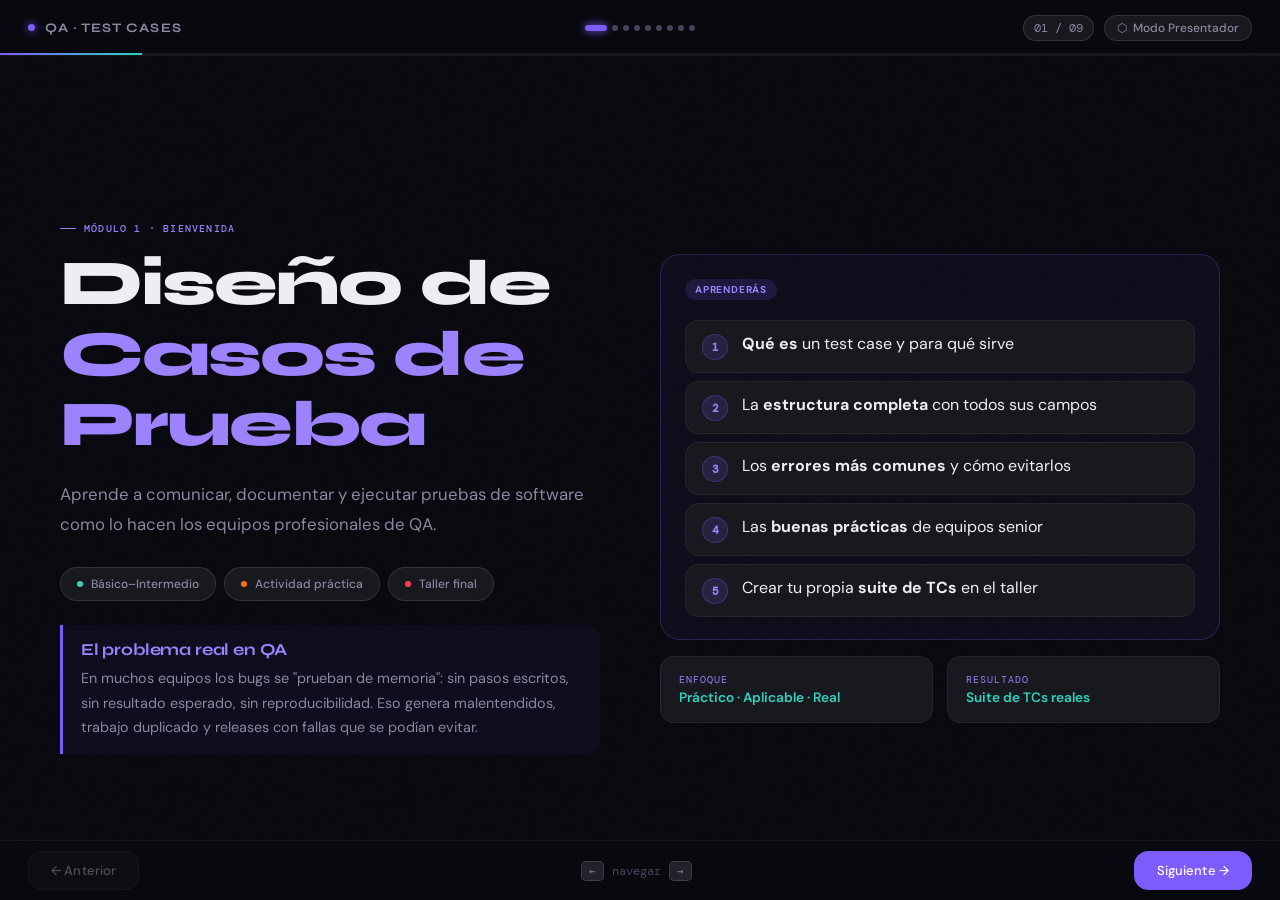
<file: sesion 3/test-cases-clase.html>
<!DOCTYPE html>
<html lang="es">
<head>
<meta charset="UTF-8">
<meta name="viewport" content="width=device-width, initial-scale=1.0">
<title>Test Cases · QA Engineering</title>
<link rel="preconnect" href="https://fonts.googleapis.com">
<link href="https://fonts.googleapis.com/css2?family=Syne:wght@400;600;700;800&family=DM+Sans:ital,wght@0,300;0,400;0,500;1,300&family=DM+Mono:wght@400;500&display=swap" rel="stylesheet">
<style>
/* =====================================================
   ROOT & RESET
   ===================================================== */
*, *::before, *::after { box-sizing: border-box; margin: 0; padding: 0; }

:root {
  --bg:       #09090f;
  --surface:  #111118;
  --surface2: #18181f;
  --surface3: #22222c;
  --border:   rgba(255,255,255,0.06);
  --border2:  rgba(255,255,255,0.12);
  --border3:  rgba(255,255,255,0.20);
  --text:     #eeeef2;
  --sub:      #8888a0;
  --faint:    #44445a;

  /* accent palette — electric violet + mint */
  --a1: #7c5cfc;   /* primary */
  --a1l:#9d82fd;
  --a2: #2dd4bf;   /* teal/mint */
  --a3: #f97316;   /* amber */
  --a4: #f43f5e;   /* rose */
  --a5: #22d3ee;   /* cyan */

  --r-sm: 8px;
  --r-md: 14px;
  --r-lg: 20px;
  --r-xl: 28px;

  --font-display: 'Syne', sans-serif;
  --font-body:    'DM Sans', sans-serif;
  --font-mono:    'DM Mono', monospace;

  --slide-h: calc(100vh - 56px - 60px);
}

html, body {
  height: 100%;
  font-family: var(--font-body);
  background: var(--bg);
  color: var(--text);
  overflow: hidden;
  -webkit-font-smoothing: antialiased;
}

/* =====================================================
   NOISE TEXTURE OVERLAY
   ===================================================== */
body::before {
  content: '';
  position: fixed; inset: 0; z-index: 0;
  pointer-events: none;
  background-image: url("data:image/svg+xml,%3Csvg viewBox='0 0 256 256' xmlns='http://www.w3.org/2000/svg'%3E%3Cfilter id='n'%3E%3CfeTurbulence type='fractalNoise' baseFrequency='0.9' numOctaves='4' stitchTiles='stitch'/%3E%3C/filter%3E%3Crect width='100%25' height='100%25' filter='url(%23n)' opacity='0.03'/%3E%3C/svg%3E");
  opacity: 0.4;
}

/* =====================================================
   APP SHELL
   ===================================================== */
#app { display: flex; flex-direction: column; height: 100vh; position: relative; z-index: 1; }

/* =====================================================
   TOP BAR
   ===================================================== */
#topbar {
  height: 56px; flex-shrink: 0;
  display: flex; align-items: center; justify-content: space-between;
  padding: 0 28px;
  background: rgba(9,9,15,0.8);
  backdrop-filter: blur(20px);
  border-bottom: 1px solid var(--border);
  position: relative; z-index: 200;
}

.brand {
  display: flex; align-items: center; gap: 10px;
  font-family: var(--font-display);
  font-size: 13px; font-weight: 700;
  letter-spacing: 0.08em; text-transform: uppercase;
  color: var(--sub);
}

.brand-pip {
  width: 7px; height: 7px; border-radius: 50%;
  background: var(--a1);
  box-shadow: 0 0 10px var(--a1);
  animation: breathe 3s ease-in-out infinite;
}

@keyframes breathe {
  0%,100% { opacity:1; transform:scale(1); }
  50%      { opacity:.5; transform:scale(0.7); }
}

/* Slide dots */
#dots {
  display: flex; align-items: center; gap: 5px;
  position: absolute; left: 50%; transform: translateX(-50%);
}

.dot {
  width: 6px; height: 6px; border-radius: 3px;
  background: var(--faint);
  cursor: pointer;
  transition: all .3s cubic-bezier(.4,0,.2,1);
}
.dot.active {
  width: 22px; background: var(--a1);
  box-shadow: 0 0 8px var(--a1);
}
.dot:hover:not(.active) { background: var(--sub); }

/* Right cluster */
.topbar-right { display: flex; align-items: center; gap: 10px; }

.counter {
  font-family: var(--font-mono);
  font-size: 12px; color: var(--sub);
  background: var(--surface2);
  padding: 4px 10px; border-radius: 20px;
  border: 1px solid var(--border2);
}

.presenter-toggle {
  display: flex; align-items: center; gap: 6px;
  font-size: 12px; font-weight: 500; color: var(--sub);
  background: var(--surface2);
  border: 1px solid var(--border2);
  border-radius: 20px; padding: 4px 12px;
  cursor: pointer; transition: all .2s;
}
.presenter-toggle:hover { border-color: var(--a1); color: var(--a1); }
.presenter-toggle.on { border-color: var(--a1); color: var(--a1); background: rgba(124,92,252,.1); }

/* Progress */
#progress-track {
  position: absolute; bottom: 0; left: 0; right: 0; height: 2px;
  background: var(--border);
}
#progress-fill {
  height: 100%;
  background: linear-gradient(90deg, var(--a1), var(--a2));
  transition: width .5s cubic-bezier(.4,0,.2,1);
}

/* =====================================================
   SLIDES WRAPPER
   ===================================================== */
#slides-wrap {
  flex: 1; overflow: hidden; position: relative;
}

.slide {
  position: absolute; inset: 0;
  overflow-y: auto; overflow-x: hidden;
  padding: 40px 60px 40px;
  opacity: 0;
  transform: translateX(80px) scale(.98);
  transition: opacity .45s cubic-bezier(.4,0,.2,1),
              transform .45s cubic-bezier(.4,0,.2,1);
  pointer-events: none;
  scrollbar-width: thin;
  scrollbar-color: var(--border2) transparent;
}
.slide::-webkit-scrollbar { width: 3px; }
.slide::-webkit-scrollbar-thumb { background: var(--border2); border-radius: 2px; }

.slide.active {
  opacity: 1; transform: none;
  pointer-events: all;
}
.slide.exit {
  opacity: 0; transform: translateX(-80px) scale(.98);
}

/* Presenter mode highlight */
body.presenter .slide.active {
  background: rgba(124,92,252,.02);
}
body.presenter .highlight-key {
  background: rgba(124,92,252,.15) !important;
  border-color: rgba(124,92,252,.4) !important;
  box-shadow: 0 0 0 2px rgba(124,92,252,.2);
}
body.presenter .pkey {
  background: rgba(45,212,191,.12);
  border-radius: 4px;
  padding: 1px 4px;
  color: var(--a2);
}

/* =====================================================
   BOTTOM NAV
   ===================================================== */
#nav {
  height: 60px; flex-shrink: 0;
  display: flex; align-items: center; justify-content: space-between;
  padding: 0 28px;
  background: rgba(9,9,15,0.8);
  backdrop-filter: blur(20px);
  border-top: 1px solid var(--border);
}

.nav-btn {
  display: flex; align-items: center; gap: 8px;
  padding: 10px 22px; border-radius: var(--r-md);
  border: 1px solid var(--border2);
  background: var(--surface2);
  color: var(--text); font-family: var(--font-body);
  font-size: 13px; font-weight: 500;
  cursor: pointer; transition: all .2s;
  letter-spacing: .01em;
}
.nav-btn:hover:not(:disabled) {
  border-color: var(--a1); color: var(--a1);
  background: rgba(124,92,252,.08);
}
.nav-btn:active { transform: scale(.97); }
.nav-btn:disabled { opacity: .3; cursor: not-allowed; }
.nav-btn.primary {
  background: var(--a1); border-color: var(--a1); color: #fff;
}
.nav-btn.primary:hover:not(:disabled) {
  background: var(--a1l); border-color: var(--a1l); color: #fff;
}

.nav-meta {
  display: flex; align-items: center; gap: 8px;
  font-size: 12px; color: var(--faint); font-family: var(--font-mono);
}
kbd {
  background: var(--surface3); border: 1px solid var(--border2);
  border-radius: 5px; padding: 2px 7px; font-family: var(--font-mono);
  font-size: 11px; color: var(--sub);
}

/* =====================================================
   TYPOGRAPHY SYSTEM
   ===================================================== */
.tag {
  font-family: var(--font-mono);
  font-size: 10px; font-weight: 500;
  letter-spacing: .12em; text-transform: uppercase;
  color: var(--a1l);
  display: flex; align-items: center; gap: 8px;
  margin-bottom: 14px;
}
.tag::before {
  content: ''; width: 16px; height: 1px; background: var(--a1l);
}

.h-hero {
  font-family: var(--font-display);
  font-size: clamp(2.4rem, 5vw, 4rem);
  font-weight: 800; line-height: 1.1;
  letter-spacing: -.03em;
  margin-bottom: 20px;
}

.h-slide {
  font-family: var(--font-display);
  font-size: clamp(1.8rem, 3.5vw, 2.6rem);
  font-weight: 800; line-height: 1.15;
  letter-spacing: -.025em;
  margin-bottom: 8px;
}

.h-sec {
  font-family: var(--font-display);
  font-size: 1.05rem; font-weight: 700;
  letter-spacing: -.01em; margin-bottom: 10px;
}

.lead {
  font-size: 1.05rem; color: var(--sub);
  line-height: 1.75; max-width: 600px;
  margin-bottom: 28px;
}

.body { font-size: .9rem; color: var(--sub); line-height: 1.7; }

.accent { color: var(--a1l); }
.mint   { color: var(--a2); }
.amber  { color: var(--a3); }
.rose   { color: var(--a4); }
.cyan   { color: var(--a5); }

/* =====================================================
   CARDS & SURFACES
   ===================================================== */
.card {
  background: var(--surface);
  border: 1px solid var(--border);
  border-radius: var(--r-lg);
  padding: 22px 24px;
  transition: border-color .2s;
}
.card:hover { border-color: var(--border2); }

.card-sm {
  background: var(--surface2);
  border: 1px solid var(--border);
  border-radius: var(--r-md);
  padding: 16px 18px;
}

.card-accent {
  border-color: rgba(124,92,252,.25);
  background: rgba(124,92,252,.05);
}

.card-success {
  border-color: rgba(45,212,191,.25);
  background: rgba(45,212,191,.04);
}

.card-danger {
  border-color: rgba(244,63,94,.25);
  background: rgba(244,63,94,.04);
}

.card-warning {
  border-color: rgba(249,115,22,.25);
  background: rgba(249,115,22,.04);
}

/* =====================================================
   BADGE / PILL
   ===================================================== */
.badge {
  display: inline-flex; align-items: center; gap: 5px;
  font-size: 10px; font-weight: 700;
  letter-spacing: .08em; text-transform: uppercase;
  padding: 4px 10px; border-radius: 100px;
}
.badge-v  { background: rgba(124,92,252,.15); color: var(--a1l); }
.badge-t  { background: rgba(45,212,191,.12); color: var(--a2); }
.badge-a  { background: rgba(249,115,22,.12); color: var(--a3); }
.badge-r  { background: rgba(244,63,94,.12);  color: var(--a4); }
.badge-c  { background: rgba(34,211,238,.12); color: var(--a5); }

/* =====================================================
   GRID HELPERS
   ===================================================== */
.g2 { display: grid; grid-template-columns: 1fr 1fr; gap: 14px; }
.g3 { display: grid; grid-template-columns: repeat(3,1fr); gap: 14px; }
.g4 { display: grid; grid-template-columns: repeat(4,1fr); gap: 12px; }
.row { display: flex; align-items: center; gap: 12px; }
.col { display: flex; flex-direction: column; gap: 10px; }

.sp { margin-bottom: 20px; }
.sp-sm { margin-bottom: 10px; }
.sp-lg { margin-bottom: 32px; }
hr.div { border: none; border-top: 1px solid var(--border); margin: 18px 0; }

/* =====================================================
   CALLOUT / HIGHLIGHT BLOCK
   ===================================================== */
.callout {
  border-left: 3px solid var(--a1);
  background: rgba(124,92,252,.06);
  border-radius: 0 var(--r-md) var(--r-md) 0;
  padding: 14px 18px;
}
.callout.mint  { border-left-color: var(--a2); background: rgba(45,212,191,.05); }
.callout.rose  { border-left-color: var(--a4); background: rgba(244,63,94,.05); }
.callout.amber { border-left-color: var(--a3); background: rgba(249,115,22,.05); }

/* =====================================================
   CODE BLOCKS
   ===================================================== */
.codeblock {
  font-family: var(--font-mono);
  font-size: 12.5px; line-height: 1.7;
  background: #06060b;
  border: 1px solid var(--border);
  border-radius: var(--r-md);
  padding: 16px 18px;
  overflow-x: auto;
  color: #c9c9e0;
}
.ck { color: #9d82fd; }  /* keyword */
.cv { color: #7ec7a6; }  /* value/string */
.cn { color: #f0a05a; }  /* number/id */
.cl { color: #5c5c7a; }  /* label */

/* =====================================================
   STEP LIST
   ===================================================== */
.steps { display: flex; flex-direction: column; gap: 10px; }

.step {
  display: flex; gap: 14px; align-items: flex-start;
  padding: 12px 16px;
  background: var(--surface2);
  border: 1px solid var(--border);
  border-radius: var(--r-md);
  transition: border-color .2s;
}
.step:hover { border-color: var(--border2); }

.step-n {
  min-width: 26px; height: 26px;
  border-radius: 50%;
  background: rgba(124,92,252,.15);
  border: 1px solid rgba(124,92,252,.3);
  color: var(--a1l); font-size: 11px; font-weight: 700;
  display: flex; align-items: center; justify-content: center;
  flex-shrink: 0; margin-top: 1px;
  font-family: var(--font-mono);
}

/* =====================================================
   TABLE
   ===================================================== */
.tc-table { width: 100%; border-collapse: collapse; }
.tc-table th {
  font-family: var(--font-mono); font-size: 10px;
  font-weight: 500; letter-spacing: .1em; text-transform: uppercase;
  color: var(--a1l); padding: 10px 14px; text-align: left;
  background: rgba(124,92,252,.08);
}
.tc-table td {
  padding: 10px 14px; border-bottom: 1px solid var(--border);
  font-size: 13px; vertical-align: top; line-height: 1.55;
}
.tc-table tr:last-child td { border-bottom: none; }
.tc-table tr:hover td { background: rgba(255,255,255,.015); }

/* =====================================================
   FORM ELEMENTS
   ===================================================== */
.fgroup { margin-bottom: 14px; }

.flabel {
  display: block;
  font-family: var(--font-mono); font-size: 10px;
  font-weight: 500; letter-spacing: .1em; text-transform: uppercase;
  color: var(--sub); margin-bottom: 6px;
}

.finput, .fselect, .ftextarea {
  width: 100%;
  background: var(--bg);
  border: 1px solid var(--border2);
  border-radius: var(--r-sm);
  padding: 9px 13px;
  color: var(--text);
  font-family: var(--font-body);
  font-size: 13px;
  outline: none;
  transition: border-color .2s, box-shadow .2s;
}
.finput:focus, .fselect:focus, .ftextarea:focus {
  border-color: var(--a1);
  box-shadow: 0 0 0 3px rgba(124,92,252,.18);
}
.ftextarea { resize: vertical; min-height: 72px; }
.finput::placeholder, .ftextarea::placeholder { color: rgba(136,136,160,.4); }

.btn {
  display: inline-flex; align-items: center; gap: 7px;
  padding: 10px 20px; border-radius: var(--r-md);
  border: 1px solid transparent;
  font-family: var(--font-body); font-size: 13px; font-weight: 500;
  cursor: pointer; transition: all .2s; letter-spacing: .01em;
}
.btn-v  { background: var(--a1); color: #fff; border-color: var(--a1); }
.btn-v:hover  { background: var(--a1l); }
.btn-t  { background: rgba(45,212,191,.12); color: var(--a2); border-color: rgba(45,212,191,.25); }
.btn-t:hover  { background: rgba(45,212,191,.2); }
.btn-o  { background: transparent; color: var(--sub); border-color: var(--border2); }
.btn-o:hover  { border-color: var(--a1); color: var(--a1); }
.btn-r  { background: rgba(244,63,94,.1); color: var(--a4); border-color: rgba(244,63,94,.25); }
.btn:active { transform: scale(.97); }

/* =====================================================
   FEEDBACK MESSAGES
   ===================================================== */
.fback {
  display: none; padding: 12px 16px;
  border-radius: var(--r-sm); font-size: 13px; font-weight: 500;
  margin-top: 12px; line-height: 1.5;
}
.fback.show { display: block; }
.fback.ok  { background: rgba(45,212,191,.1); color: var(--a2); border: 1px solid rgba(45,212,191,.2); }
.fback.err { background: rgba(244,63,94,.1);  color: var(--a4); border: 1px solid rgba(244,63,94,.2); }
.fback.info { background: rgba(124,92,252,.1); color: var(--a1l); border: 1px solid rgba(124,92,252,.2); }

/* =====================================================
   ACCORDION / COLLAPSIBLE
   ===================================================== */
.acc-item { border: 1px solid var(--border); border-radius: var(--r-md); overflow: hidden; margin-bottom: 8px; }

.acc-head {
  display: flex; align-items: center; justify-content: space-between;
  padding: 14px 18px; cursor: pointer;
  background: var(--surface2);
  transition: background .2s;
}
.acc-head:hover { background: var(--surface3); }

.acc-arrow { color: var(--sub); font-size: 12px; transition: transform .3s; }
.acc-arrow.open { transform: rotate(180deg); }

.acc-body {
  max-height: 0; overflow: hidden;
  transition: max-height .38s ease;
}
.acc-body.open { max-height: 500px; }

.acc-inner {
  padding: 14px 18px;
  background: var(--bg);
  border-top: 1px solid var(--border);
}

/* =====================================================
   TEST CASE CARD (Taller)
   ===================================================== */
.tc-card {
  background: var(--surface);
  border: 1px solid var(--border);
  border-radius: var(--r-lg);
  overflow: hidden;
  margin-bottom: 12px;
  transition: border-color .2s;
}
.tc-card:hover { border-color: var(--border2); }

.tc-head {
  padding: 12px 18px;
  background: rgba(124,92,252,.07);
  border-bottom: 1px solid var(--border);
  display: flex; align-items: center; justify-content: space-between;
  flex-wrap: wrap; gap: 8px;
}

.tc-body { padding: 14px 18px; }

.tc-fl { font-family: var(--font-mono); font-size: 10px; letter-spacing: .1em; text-transform: uppercase; color: var(--a1l); margin-bottom: 3px; }
.tc-fv { font-size: 13px; color: var(--text); line-height: 1.55; white-space: pre-line; }

.status-btns { display: flex; gap: 6px; margin-top: 12px; flex-wrap: wrap; }

/* =====================================================
   COMPARISON SIDE
   ===================================================== */
.compare-wrap {
  display: grid; grid-template-columns: 1fr 1fr; gap: 14px;
}

/* =====================================================
   INTRO HERO LAYOUT
   ===================================================== */
.hero-layout {
  display: grid; grid-template-columns: 1fr 1fr;
  gap: 40px; align-items: center;
  min-height: var(--slide-h);
}

.hero-visual {
  display: flex; flex-direction: column; gap: 12px;
}

.pill-row { display: flex; flex-wrap: wrap; gap: 8px; }

.pill {
  display: flex; align-items: center; gap: 8px;
  background: var(--surface2);
  border: 1px solid var(--border2);
  border-radius: 100px;
  padding: 8px 16px;
  font-size: 12px; font-weight: 500; color: var(--sub);
  white-space: nowrap;
}
.pill-dot { width: 6px; height: 6px; border-radius: 50%; }

/* =====================================================
   CLOSING SLIDE CENTERED
   ===================================================== */
.slide-center {
  display: flex; flex-direction: column;
  justify-content: center; align-items: center;
  text-align: center;
  min-height: var(--slide-h);
}

/* =====================================================
   SCROLL CUSTOM
   ===================================================== */
.slide-scroll { overflow-y: auto; }

/* =====================================================
   ANIMATION ENTRY CLASSES
   ===================================================== */
.slide.active .a1 { animation: floatUp .5s .05s both; }
.slide.active .a2 { animation: floatUp .5s .12s both; }
.slide.active .a3 { animation: floatUp .5s .2s both; }
.slide.active .a4 { animation: floatUp .5s .28s both; }
.slide.active .a5 { animation: floatUp .5s .36s both; }
.slide.active .a6 { animation: floatUp .5s .44s both; }
.slide.active .a7 { animation: floatUp .5s .52s both; }

@keyframes floatUp {
  from { opacity:0; transform:translateY(22px); }
  to   { opacity:1; transform:translateY(0); }
}

/* =====================================================
   PRESENTER MODE OVERLAY
   ===================================================== */
#presenter-bar {
  display: none;
  position: fixed; top: 56px; left: 0; right: 0; z-index: 999;
  padding: 8px 28px;
  background: rgba(124,92,252,.15);
  backdrop-filter: blur(12px);
  border-bottom: 1px solid rgba(124,92,252,.3);
  font-size: 12px; font-weight: 500; color: var(--a1l);
  letter-spacing: .04em;
  text-align: center;
}
body.presenter #presenter-bar { display: block; }

/* Responsive tweak */
@media (max-width: 900px) {
  .hero-layout, .compare-wrap, .g2, .g3, .g4 { grid-template-columns: 1fr; }
  .slide { padding: 24px 24px; }
  #topbar, #nav { padding: 0 16px; }
}
</style>
</head>
<body>

<div id="app">

<!-- ============================================================
     TOP BAR
============================================================ -->
<header id="topbar">
  <div class="brand">
    <div class="brand-pip"></div>
    QA · Test Cases
  </div>

  <div id="dots"><!-- built by JS --></div>

  <div class="topbar-right">
    <div class="counter" id="counter">01 / 09</div>
    <div class="presenter-toggle" id="presenterBtn" onclick="togglePresenter()">
      <span>⬡</span> Modo Presentador
    </div>
  </div>

  <div id="progress-track"><div id="progress-fill"></div></div>
</header>

<!-- Presenter bar -->
<div id="presenter-bar">🎙 MODO PRESENTADOR ACTIVO — Los conceptos clave están resaltados</div>

<!-- ============================================================
     SLIDES WRAPPER
============================================================ -->
<div id="slides-wrap">

<!-- ======================================================
     S1 · INTRODUCCIÓN
====================================================== -->
<section class="slide active" id="s0">
  <div class="hero-layout">
    <div>
      <div class="tag a1">Módulo 1 · Bienvenida</div>
      <h1 class="h-hero a2">
        Diseño de<br>
        <span class="accent">Casos de<br>Prueba</span>
      </h1>
      <p class="lead a3">Aprende a comunicar, documentar y ejecutar pruebas de software como lo hacen los equipos profesionales de QA.</p>

      <div class="pill-row a4">
       
        <div class="pill"><div class="pill-dot" style="background:var(--a2)"></div>Básico–Intermedio</div>
        <div class="pill"><div class="pill-dot" style="background:var(--a3)"></div>Actividad práctica</div>
        <div class="pill"><div class="pill-dot" style="background:var(--a4)"></div>Taller final</div>
      </div>

      <div class="callout a5" style="margin-top:24px; max-width:540px;">
        <div class="h-sec" style="margin-bottom:6px; color:var(--a1l);">El problema real en QA</div>
        <p class="body">En muchos equipos los bugs se "prueban de memoria": sin pasos escritos, sin resultado esperado, sin reproducibilidad. Eso genera <span class="pkey">malentendidos</span>, <span class="pkey">trabajo duplicado</span> y <span class="pkey">releases con fallas</span> que se podían evitar.</p>
      </div>
    </div>

    <div class="hero-visual a3">
      <div class="card card-accent">
        <div class="badge badge-v sp-sm">Aprenderás</div>
        <div class="col" style="gap:8px; margin-top:10px;">
          <div class="step"><div class="step-n">1</div><div><strong>Qué es</strong> un test case y para qué sirve</div></div>
          <div class="step"><div class="step-n">2</div><div>La <strong>estructura completa</strong> con todos sus campos</div></div>
          <div class="step"><div class="step-n">3</div><div>Los <strong>errores más comunes</strong> y cómo evitarlos</div></div>
          <div class="step"><div class="step-n">4</div><div>Las <strong>buenas prácticas</strong> de equipos senior</div></div>
          <div class="step"><div class="step-n">5</div><div>Crear tu propia <strong>suite de TCs</strong> en el taller</div></div>
        </div>
      </div>

      <div class="g2" style="margin-top:4px;">
        
        <div class="card-sm">
          <div class="tc-fl">Enfoque</div>
          <div style="font-size:.85rem; color:var(--a2); font-weight:600; margin-top:2px;">
              Práctico · Aplicable · Real
          </div>
        </div>
        <div class="card-sm">
          <div class="tc-fl">Resultado</div>
          <div style="font-size:.85rem; color:var(--a2); font-weight:600; margin-top:2px;">Suite de TCs reales</div>
        </div>
      </div>
    </div>
  </div>
</section>

<!-- ======================================================
     S2 · QUÉ ES UN TEST CASE
====================================================== -->
<section class="slide" id="s1">
  <div class="tag a1">Módulo 2 · Concepto</div>
  <h2 class="h-slide a2">¿Qué es un <span class="accent">Test Case</span>?</h2>
  <p class="lead a3">Un conjunto estructurado de condiciones, pasos e información para verificar si un sistema se comporta como se espera.</p>

  <div class="compare-wrap a4">
    <div class="card card-danger">
      <div class="badge badge-r" style="margin-bottom:14px;">❌ Idea vaga</div>
      <div class="codeblock" style="font-family:var(--font-body); border-color:rgba(244,63,94,.15);">
        <p style="color:var(--a4); font-weight:500;">"Probar que el login funciona"</p>
        <hr class="div">
        <p class="body" style="font-size:.85rem;">¿Cómo lo pruebo?<br>¿Con qué datos?<br>¿Qué se espera exactamente?<br>¿Pasó o falló?</p>
      </div>
      <div style="margin-top:12px; font-size:.85rem; color:var(--a4);">No reproducible · No verificable · No sirve</div>
    </div>

    <div class="card card-success">
      <div class="badge badge-t" style="margin-bottom:14px;">✅ Test Case real</div>
      <div class="codeblock" style="font-family:var(--font-body); border-color:rgba(45,212,191,.15);">
        <p><span style="color:var(--a5);">Título:</span> Login con credenciales válidas</p>
        <p><span style="color:var(--a5);">Precond:</span> Usuario registrado, sin sesión activa</p>
        <p><span style="color:var(--a5);">Pasos:</span></p>
        <p>&nbsp;&nbsp;1. Ir a /login</p>
        <p>&nbsp;&nbsp;2. Ingresar email: test@qa.com</p>
        <p>&nbsp;&nbsp;3. Clic en "Iniciar sesión"</p>
        <p><span style="color:var(--a5);">Esperado:</span> Redirige a /dashboard</p>
      </div>
      <div style="margin-top:12px; font-size:.85rem; color:var(--a2);">Cualquier persona del equipo puede ejecutarlo</div>
    </div>
  </div>

  <div class="g3 a5" style="margin-top:14px;">
    <div class="card-sm">
      <div style="font-size:24px; margin-bottom:8px;">📋</div>
      <div class="h-sec" style="margin-bottom:4px;">Documentado</div>
      <p class="body" style="font-size:.85rem;">Escrito en formato estándar, no en la cabeza del tester.</p>
    </div>
    <div class="card-sm">
      <div style="font-size:24px; margin-bottom:8px;">🔁</div>
      <div class="h-sec" style="margin-bottom:4px;">Reproducible</div>
      <p class="body" style="font-size:.85rem;">Cualquier persona puede repetirlo con el mismo resultado.</p>
    </div>
    <div class="card-sm">
      <div style="font-size:24px; margin-bottom:8px;">✔️</div>
      <div class="h-sec" style="margin-bottom:4px;">Verificable</div>
      <p class="body" style="font-size:.85rem;">Hay un criterio claro: PASS o FAIL. Sin interpretación.</p>
    </div>
  </div>

  <div class="callout mint a6" style="margin-top:16px; max-width:700px;">
    <p class="body"><strong class="highlight-key" style="color:var(--a2);">Regla de oro:</strong> Si un colega que nunca vio el sistema ejecuta tu TC, debe obtener exactamente el mismo resultado que tú.</p>
  </div>
</section>

<!-- ======================================================
     S3 · ESTRUCTURA
====================================================== -->
<section class="slide" id="s2">
  <div class="tag a1">Módulo 3 · Anatomía</div>
  <h2 class="h-slide a2">Estructura de un <span class="accent">Test Case</span></h2>
  <p class="lead a3" style="margin-bottom:20px;">Cada campo tiene un propósito. Saltarse uno rompe la reproducibilidad.</p>

  <div class="a4" style="max-width:860px;">

    <div class="acc-item">
      <div class="acc-head" onclick="tog(this)">
        <div class="row"><div class="badge badge-v">TC-ID</div><span style="font-weight:600;">Identificador único</span></div>
        <span class="acc-arrow">▾</span>
      </div>
      <div class="acc-body">
        <div class="acc-inner">
          <p class="body sp-sm">Un código alfanumérico único. Permite referenciar el TC en Jira, reportes de bugs y TestRail.</p>
          <div class="codeblock">
            <span class="cn">TC-LOGIN-001</span> &nbsp;·&nbsp; <span class="cn">AUTH-TC-042</span> &nbsp;·&nbsp; <span class="cn">CHECKOUT-007</span>
          </div>
          <p class="body" style="margin-top:8px; font-size:.85rem; color:var(--sub);">Convención: <strong>TC-[MÓDULO]-[NÚMERO]</strong> — mantenlo consistente en todo el proyecto.</p>
        </div>
      </div>
    </div>

    <div class="acc-item">
      <div class="acc-head" onclick="tog(this)">
        <div class="row"><div class="badge badge-t">Título</div><span style="font-weight:600;">Descripción corta del objetivo</span></div>
        <span class="acc-arrow">▾</span>
      </div>
      <div class="acc-body">
        <div class="acc-inner">
          <p class="body sp-sm">Responde: <strong>¿Qué</strong> se prueba <strong>bajo qué condición</strong>?</p>
          <div class="compare-wrap" style="gap:10px;">
            <div style="padding:10px 14px; background:rgba(244,63,94,.07); border-radius:var(--r-sm); border:1px solid rgba(244,63,94,.2);">
              <div class="badge badge-r" style="margin-bottom:6px;">❌ Vago</div>
              <p style="font-size:.85rem;">"Probar login"</p>
            </div>
            <div style="padding:10px 14px; background:rgba(45,212,191,.06); border-radius:var(--r-sm); border:1px solid rgba(45,212,191,.2);">
              <div class="badge badge-t" style="margin-bottom:6px;">✅ Correcto</div>
              <p style="font-size:.85rem;">"Login exitoso con email y contraseña válidos"</p>
            </div>
          </div>
        </div>
      </div>
    </div>

    <div class="acc-item">
      <div class="acc-head" onclick="tog(this)">
        <div class="row"><div class="badge badge-a">Precondiciones</div><span style="font-weight:600;">¿Qué debe existir antes de ejecutar?</span></div>
        <span class="acc-arrow">▾</span>
      </div>
      <div class="acc-body">
        <div class="acc-inner">
          <p class="body sp-sm">Estado del sistema, datos de prueba, usuarios, configuración requerida.</p>
          <div class="codeblock">
            <span class="cl">•</span> El usuario <span class="cv">test@qa.com</span> está registrado y activo<br>
            <span class="cl">•</span> Contraseña del usuario: <span class="cv">"QA2024!"</span><br>
            <span class="cl">•</span> Sistema disponible en <span class="cv">staging.miapp.com</span><br>
            <span class="cl">•</span> El usuario <span class="ck">NO</span> tiene sesión activa en el navegador
          </div>
        </div>
      </div>
    </div>

    <div class="acc-item">
      <div class="acc-head" onclick="tog(this)">
        <div class="row"><div class="badge badge-r">Pasos</div><span style="font-weight:600;">Acciones numeradas, una por línea</span></div>
        <span class="acc-arrow">▾</span>
      </div>
      <div class="acc-body">
        <div class="acc-inner">
          <p class="body sp-sm">Cada paso = una sola acción. Usa datos exactos. Nada ambiguo.</p>
          <div class="codeblock">
            <span class="cn">1.</span> Abrir Chrome y navegar a <span class="cv">https://staging.miapp.com/login</span><br>
            <span class="cn">2.</span> En el campo <span class="ck">"Email"</span> ingresar <span class="cv">test@qa.com</span><br>
            <span class="cn">3.</span> En el campo <span class="ck">"Contraseña"</span> ingresar <span class="cv">QA2024!</span><br>
            <span class="cn">4.</span> Hacer clic en el botón <span class="ck">"Iniciar sesión"</span><br>
            <span class="cn">5.</span> Observar la respuesta del sistema
          </div>
        </div>
      </div>
    </div>

    <div class="acc-item">
      <div class="acc-head" onclick="tog(this)">
        <div class="row"><div class="badge badge-c">Resultado Esperado</div><span style="font-weight:600;">El comportamiento correcto del sistema</span></div>
        <span class="acc-arrow">▾</span>
      </div>
      <div class="acc-body">
        <div class="acc-inner">
          <p class="body sp-sm">Concreto, visible y verificable. ¿Qué debe ocurrir <em>exactamente</em>?</p>
          <div class="compare-wrap" style="gap:10px;">
            <div style="padding:10px 14px; background:rgba(244,63,94,.07); border-radius:var(--r-sm); border:1px solid rgba(244,63,94,.2);">
              <div class="badge badge-r" style="margin-bottom:6px;">❌ Vago</div>
              <p style="font-size:.85rem;">"El usuario entra al sistema"</p>
            </div>
            <div style="padding:10px 14px; background:rgba(45,212,191,.06); border-radius:var(--r-sm); border:1px solid rgba(45,212,191,.2);">
              <div class="badge badge-t" style="margin-bottom:6px;">✅ Concreto</div>
              <p style="font-size:.85rem;">"Redirige a /dashboard y muestra 'Bienvenida, Ana López' en menos de 2s"</p>
            </div>
          </div>
        </div>
      </div>
    </div>

  </div>
</section>

<!-- ======================================================
     S4 · EJEMPLO COMPLETO
====================================================== -->
<section class="slide" id="s3">
  <div class="tag a1">Módulo 4 · Ejemplo Real</div>
  <h2 class="h-slide a2">Test Case <span class="accent">Completo</span></h2>
  <p class="lead a3">Sistema de Login · Happy Path · Así se ve un TC profesional.</p>

  <div class="a4" style="max-width:860px;">
    <div class="tc-card" style="border-color:rgba(124,92,252,.2);">
      <div class="tc-head">
        <div class="row">
          <div class="badge badge-v">TC-LOGIN-001</div>
          <span style="font-weight:600; font-size:14px;">Login exitoso con credenciales válidas</span>
        </div>
        <div class="row">
          <div class="badge badge-t">Happy Path</div>
          <div class="badge badge-r">Alta Prioridad</div>
        </div>
      </div>
      <div class="tc-body">
        <table class="tc-table">
          <tr><th>Campo</th><th>Detalle</th></tr>
          <tr>
            <td style="color:var(--a1l); font-family:var(--font-mono); font-size:12px; white-space:nowrap;">ID</td>
            <td><code style="background:var(--surface2); padding:2px 8px; border-radius:4px; font-size:12px; font-family:var(--font-mono);">TC-LOGIN-001</code></td>
          </tr>
          <tr>
            <td style="color:var(--a1l); font-family:var(--font-mono); font-size:12px;">Módulo</td>
            <td>Autenticación</td>
          </tr>
          <tr>
            <td style="color:var(--a1l); font-family:var(--font-mono); font-size:12px; vertical-align:top;">Precondiciones</td>
            <td>
              <div style="display:flex; flex-direction:column; gap:3px;">
                <div>• Usuario <code style="background:var(--surface3); padding:1px 6px; border-radius:3px; font-size:11px; font-family:var(--font-mono);">ana@test.com</code> registrado y activo en BD</div>
                <div>• Contraseña: <code style="background:var(--surface3); padding:1px 6px; border-radius:3px; font-size:11px; font-family:var(--font-mono);">Segura123!</code></div>
                <div>• Sin sesión activa en Chrome</div>
                <div>• App en <code style="background:var(--surface3); padding:1px 6px; border-radius:3px; font-size:11px; font-family:var(--font-mono);">staging.miapp.com</code></div>
              </div>
            </td>
          </tr>
          <tr>
            <td style="color:var(--a1l); font-family:var(--font-mono); font-size:12px; vertical-align:top;">Pasos</td>
            <td>
              <div class="steps" style="gap:6px;">
                <div class="step" style="padding:8px 12px;"><div class="step-n" style="width:22px;height:22px;font-size:10px;">1</div><div>Abrir Chrome → <code style="font-family:var(--font-mono); font-size:11px;">staging.miapp.com/login</code></div></div>
                <div class="step" style="padding:8px 12px;"><div class="step-n" style="width:22px;height:22px;font-size:10px;">2</div><div>Campo Email → ingresar <code style="font-family:var(--font-mono); font-size:11px;">ana@test.com</code></div></div>
                <div class="step" style="padding:8px 12px;"><div class="step-n" style="width:22px;height:22px;font-size:10px;">3</div><div>Campo Contraseña → ingresar <code style="font-family:var(--font-mono); font-size:11px;">Segura123!</code></div></div>
                <div class="step" style="padding:8px 12px;"><div class="step-n" style="width:22px;height:22px;font-size:10px;">4</div><div>Clic en botón <strong>"Iniciar sesión"</strong></div></div>
                <div class="step" style="padding:8px 12px;"><div class="step-n" style="width:22px;height:22px;font-size:10px;">5</div><div>Observar respuesta del sistema</div></div>
              </div>
            </td>
          </tr>
          <tr>
            <td style="color:var(--a1l); font-family:var(--font-mono); font-size:12px; vertical-align:top;">Resultado Esperado</td>
            <td>
              <div class="callout mint" style="margin:0; padding:10px 14px;">
                <p style="font-size:13px; line-height:1.6;">
                  ✔ Redirige a <code style="font-family:var(--font-mono); font-size:11px;">/dashboard</code> en &lt;2 segundos<br>
                  ✔ Muestra: <strong>"Bienvenida, Ana López"</strong><br>
                  ✔ URL cambia a <code style="font-family:var(--font-mono); font-size:11px;">staging.miapp.com/dashboard</code><br>
                  ✔ Menú lateral muestra el nombre del usuario
                </p>
              </div>
            </td>
          </tr>
          <tr>
            <td style="color:var(--a1l); font-family:var(--font-mono); font-size:12px;">Resultado Real</td>
            <td><span style="color:var(--faint); font-size:12px;">[Completar al ejecutar]</span></td>
          </tr>
          <tr>
            <td style="color:var(--a1l); font-family:var(--font-mono); font-size:12px;">Estado</td>
            <td>
              <div style="display:flex; gap:8px;">
                <span class="badge badge-t">PASS</span>
                <span class="badge badge-r">FAIL</span>
                <span class="badge badge-a">BLOCKED</span>
              </div>
            </td>
          </tr>
        </table>
      </div>
    </div>

    <div class="callout a5" style="margin-top:10px;">
      <p style="font-size:13px;"><strong class="highlight-key" style="color:var(--a1l);">¿Por qué "&lt;2 segundos"?</strong> El resultado esperado puede incluir criterios de rendimiento. Define todo lo que el tester debe verificar, no solo la acción principal.</p>
    </div>
  </div>
</section>

<!-- ======================================================
     S5 · ERRORES COMUNES
====================================================== -->
<section class="slide" id="s4">
  <div class="tag a1">Módulo 5 · Anti-patrones</div>
  <h2 class="h-slide a2">Errores <span class="rose">Comunes</span></h2>
  <p class="lead a3">Los TCs mal escritos generan discusiones, no resultados. Reconócelos y evítalos.</p>

  <div class="g2 a4" style="max-width:860px;">

    <div class="card card-danger">
      <div class="badge badge-r" style="margin-bottom:12px;">Error #1</div>
      <div class="h-sec rose">Falta de claridad</div>
      <div class="codeblock" style="border-color:rgba(244,63,94,.15); margin:10px 0;">
        <span style="color:var(--a4);">Paso 3: "Ingresar datos del usuario"</span>
      </div>
      <p class="body sp-sm">¿Cuáles datos? ¿Email? ¿Username? Cada tester lo interpreta diferente.</p>
      <div class="callout mint" style="padding:8px 12px;">
        <p style="font-size:.82rem; color:var(--a2);">✅ Fix: <em>"Ingresar <code>ana@test.com</code> en el campo Email"</em></p>
      </div>
    </div>

    <div class="card card-danger">
      <div class="badge badge-r" style="margin-bottom:12px;">Error #2</div>
      <div class="h-sec rose">Pasos ambiguos</div>
      <div class="codeblock" style="border-color:rgba(244,63,94,.15); margin:10px 0;">
        <span style="color:var(--a4);">"Hacer las verificaciones necesarias"</span>
      </div>
      <p class="body sp-sm">¿Qué verificaciones? ¿Cuántas? Esto no es un paso, es una sugerencia.</p>
      <div class="callout mint" style="padding:8px 12px;">
        <p style="font-size:.82rem; color:var(--a2);">✅ Fix: Listar cada verificación como paso numerado</p>
      </div>
    </div>

    <div class="card card-danger">
      <div class="badge badge-r" style="margin-bottom:12px;">Error #3</div>
      <div class="h-sec rose">Resultado no verificable</div>
      <div class="codeblock" style="border-color:rgba(244,63,94,.15); margin:10px 0;">
        <span style="color:var(--a4);">Esperado: "El sistema funciona bien"</span>
      </div>
      <p class="body sp-sm">¿Qué es "bien"? No hay criterio objetivo para decidir PASS o FAIL.</p>
      <div class="callout mint" style="padding:8px 12px;">
        <p style="font-size:.82rem; color:var(--a2);">✅ Fix: Describir exactamente qué elemento visual aparece</p>
      </div>
    </div>

    <div class="card card-danger">
      <div class="badge badge-r" style="margin-bottom:12px;">Error #4</div>
      <div class="h-sec rose">Múltiples objetivos</div>
      <div class="codeblock" style="border-color:rgba(244,63,94,.15); margin:10px 0;">
        <span style="color:var(--a4);">TC-001: "Probar login, registro y recuperar contraseña"</span>
      </div>
      <p class="body sp-sm">Si falla, ¿cuál parte falló? Un TC = un objetivo. Siempre.</p>
      <div class="callout mint" style="padding:8px 12px;">
        <p style="font-size:.82rem; color:var(--a2);">✅ Fix: TC-001, TC-002, TC-003 separados</p>
      </div>
    </div>

  </div>

  <div class="callout amber a5" style="max-width:860px; margin-top:14px;">
    <p style="font-size:13px; font-weight:500;"><strong class="highlight-key" style="color:var(--a3);">Regla diagnóstica:</strong> Si dos testers ejecutan el mismo TC y obtienen resultados distintos, el TC está mal escrito — no los testers.</p>
  </div>
</section>

<!-- ======================================================
     S6 · BUENAS PRÁCTICAS
====================================================== -->
<section class="slide" id="s5">
  <div class="tag a1">Módulo 6 · Best Practices</div>
  <h2 class="h-slide a2">Buenas <span class="mint">Prácticas</span></h2>
  <p class="lead a3">Las reglas que definen a un QA Engineer senior. Simples, pero no siempre aplicadas.</p>

  <div class="steps a4" style="max-width:820px;">

    <div class="step card" style="padding:16px 20px;">
      <div style="width:40px; height:40px; border-radius:50%; background:rgba(124,92,252,.12); display:flex; align-items:center; justify-content:center; font-size:20px; flex-shrink:0;">📝</div>
      <div>
        <div class="h-sec" style="margin-bottom:4px; color:var(--a1l);">Claridad total</div>
        <p class="body">Cualquier persona del equipo, incluso alguien nuevo, debe poder ejecutar el TC sin preguntar nada. Datos concretos, no genéricos.</p>
      </div>
    </div>

    <div class="step card" style="padding:16px 20px;">
      <div style="width:40px; height:40px; border-radius:50%; background:rgba(45,212,191,.1); display:flex; align-items:center; justify-content:center; font-size:20px; flex-shrink:0;">🎯</div>
      <div>
        <div class="h-sec" style="margin-bottom:4px; color:var(--a2);">Un objetivo por caso</div>
        <p class="body">Cada TC prueba <em>una sola cosa</em>. Si falla, sabes exactamente qué está roto. TC-001 = login exitoso. TC-002 = login fallido. Nunca mezcles.</p>
      </div>
    </div>

    <div class="step card" style="padding:16px 20px;">
      <div style="width:40px; height:40px; border-radius:50%; background:rgba(249,115,22,.1); display:flex; align-items:center; justify-content:center; font-size:20px; flex-shrink:0;">🔁</div>
      <div>
        <div class="h-sec" style="margin-bottom:4px; color:var(--a3);">Reproducibilidad garantizada</div>
        <p class="body">Precondiciones claras para dejar el sistema en el mismo estado inicial siempre. Usa datos de prueba controlados, nunca datos de producción.</p>
      </div>
    </div>

    <div class="step card" style="padding:16px 20px;">
      <div style="width:40px; height:40px; border-radius:50%; background:rgba(244,63,94,.1); display:flex; align-items:center; justify-content:center; font-size:20px; flex-shrink:0;">🔍</div>
      <div>
        <div class="h-sec" style="margin-bottom:4px; color:var(--a4);">Especificidad en el resultado</div>
        <p class="body">No "muestra error", sino <em>"muestra el mensaje 'Contraseña incorrecta' en rojo debajo del campo, sin redirigir"</em>. Textos exactos, comportamiento exacto.</p>
      </div>
    </div>

    <div class="step card" style="padding:16px 20px;">
      <div style="width:40px; height:40px; border-radius:50%; background:rgba(34,211,238,.1); display:flex; align-items:center; justify-content:center; font-size:20px; flex-shrink:0;">📂</div>
      <div>
        <div class="h-sec" style="margin-bottom:4px; color:var(--a5);">Nomenclatura consistente</div>
        <p class="body">Usa siempre el mismo esquema de IDs: <code style="background:var(--surface3); padding:1px 6px; border-radius:3px; font-family:var(--font-mono); font-size:12px;">TC-[MÓDULO]-[NÚMERO]</code>. Facilita el tracking, los reportes y la comunicación con desarrollo.</p>
      </div>
    </div>

  </div>
</section>

<!-- ======================================================
     S7 · ACTIVIDAD GUIADA
====================================================== -->
<section class="slide" id="s6">
  <div class="tag a1">Módulo 7 · Actividad</div>
  <h2 class="h-slide a2">Actividad <span class="accent">Guiada</span></h2>
  <p class="lead a3" style="margin-bottom:20px;">Construye tu primer Test Case. La vista previa se actualiza en tiempo real. Al terminar, valida tu trabajo.</p>

  <div class="a4" style="display:grid; grid-template-columns:1fr 1fr; gap:20px; max-width:1000px;">

    <!-- Form Column -->
    <div>
      <div class="card" style="margin-bottom:14px;">
        <div class="h-sec" style="margin-bottom:16px; color:var(--a1l);">🖊 Crear Test Case</div>

        <div class="fgroup">
          <label class="flabel">ID del Test Case</label>
          <input type="text" class="finput" id="a-id" placeholder="TC-LOGIN-001" oninput="livePreview()">
        </div>
        <div class="fgroup">
          <label class="flabel">Título descriptivo</label>
          <input type="text" class="finput" id="a-titulo" placeholder="Login con credenciales válidas" oninput="livePreview()">
        </div>
        <div class="fgroup">
          <label class="flabel">Precondiciones</label>
          <textarea class="ftextarea" id="a-pre" rows="3" placeholder="Usuario test@qa.com registrado y activo. Sin sesión activa." oninput="livePreview()"></textarea>
        </div>
        <div class="fgroup">
          <label class="flabel">Pasos (uno por línea)</label>
          <textarea class="ftextarea" id="a-pasos" rows="4" placeholder="1. Ir a /login&#10;2. Ingresar email&#10;3. Ingresar contraseña&#10;4. Clic en Iniciar sesión" oninput="livePreview()"></textarea>
        </div>
        <div class="fgroup">
          <label class="flabel">Resultado Esperado</label>
          <textarea class="ftextarea" id="a-res" rows="2" placeholder="Redirige a /dashboard con mensaje 'Bienvenido'" oninput="livePreview()"></textarea>
        </div>

        <div style="display:flex; gap:10px; margin-top:4px;">
          <button class="btn btn-v" style="flex:1; justify-content:center;" onclick="validateActivity()">Verificar TC →</button>
          <button class="btn btn-o" onclick="resetActivity()" title="Reiniciar formulario">↺</button>
        </div>
        <div id="a-feedback" class="fback"></div>
      </div>

      <!-- Score tracker -->
      <div class="card-sm" id="score-box" style="display:none;">
        <div class="tc-fl" style="margin-bottom:6px;">Puntuación</div>
        <div style="display:flex; gap:6px; flex-wrap:wrap;" id="score-pills"></div>
      </div>
    </div>

    <!-- Preview Column -->
    <div>
      <div class="h-sec" style="margin-bottom:12px; color:var(--sub);">👁 Vista previa en tiempo real</div>
      <div class="tc-card" id="a-preview">
        <div class="tc-head">
          <div class="row">
            <div class="badge badge-v" id="prev-id" style="min-width:60px;">TC-???</div>
            <span id="prev-titulo" style="font-weight:600; font-size:13px; color:var(--sub);">Tu título aquí</span>
          </div>
        </div>
        <div class="tc-body" style="display:flex; flex-direction:column; gap:14px;">
          <div>
            <div class="tc-fl">Precondiciones</div>
            <div class="tc-fv" id="prev-pre" style="color:var(--faint);">—</div>
          </div>
          <hr class="div" style="margin:0;">
          <div>
            <div class="tc-fl">Pasos</div>
            <div class="tc-fv" id="prev-pasos" style="color:var(--faint);">—</div>
          </div>
          <hr class="div" style="margin:0;">
          <div>
            <div class="tc-fl">Resultado Esperado</div>
            <div class="tc-fv" id="prev-res" style="color:var(--faint);">—</div>
          </div>
        </div>
      </div>

      <div class="card-sm" style="margin-top:12px;">
        <div class="tc-fl" style="margin-bottom:8px;">💡 Checklist de calidad</div>
        <div id="quality-checks" style="display:flex; flex-direction:column; gap:5px;">
          <div class="quality-item" data-key="id">⬜ ID tiene formato TC-MÓDULO-NÚMERO</div>
          <div class="quality-item" data-key="titulo">⬜ Título describe módulo + acción</div>
          <div class="quality-item" data-key="pre">⬜ Precondiciones especifican datos concretos</div>
          <div class="quality-item" data-key="pasos">⬜ Al menos 3 pasos numerados</div>
          <div class="quality-item" data-key="res">⬜ Resultado esperado es específico y verificable</div>
        </div>
      </div>
    </div>

  </div>
</section>

<!-- ======================================================
     S8 · TALLER FINAL
====================================================== -->
<section class="slide" id="s7">
  <div class="tag a1">Módulo 8 · Taller</div>
  <h2 class="h-slide a2">Suite de <span class="accent">Test Cases</span></h2>
  <p class="lead a3" style="margin-bottom:16px;">Sistema de Registro. Crea, gestiona y compara tu suite de TCs con el modelo correcto.</p>

  <div class="a4" style="display:grid; grid-template-columns:360px 1fr; gap:18px; max-width:1100px;">

    <!-- Left: Form + examples -->
    <div style="display:flex; flex-direction:column; gap:14px;">

      <div class="card" style="padding:18px;">
        <div class="h-sec" style="margin-bottom:14px; color:var(--a1l);">➕ Nuevo Test Case</div>

        <div class="fgroup">
          <label class="flabel">ID</label>
          <input type="text" class="finput" id="t-id" placeholder="TC-REG-001">
        </div>
        <div class="fgroup">
          <label class="flabel">Título</label>
          <input type="text" class="finput" id="t-titulo" placeholder="Registro exitoso con datos válidos">
        </div>
        <div style="display:grid; grid-template-columns:1fr 1fr; gap:10px;">
          <div class="fgroup">
            <label class="flabel">Módulo</label>
            <select class="fselect" id="t-mod">
              <option value="Registro">Registro</option>
              <option value="Login">Login</option>
              <option value="Recuperar">Recuperar pwd</option>
              <option value="Perfil">Perfil</option>
            </select>
          </div>
          <div class="fgroup">
            <label class="flabel">Tipo</label>
            <select class="fselect" id="t-tipo">
              <option value="Happy Path">Happy Path ✅</option>
              <option value="Negativo">Negativo ❌</option>
              <option value="Borde">Caso Borde ⚠️</option>
            </select>
          </div>
        </div>
        <div class="fgroup">
          <label class="flabel">Precondiciones</label>
          <textarea class="ftextarea" id="t-pre" rows="2" placeholder="Estado inicial..."></textarea>
        </div>
        <div class="fgroup">
          <label class="flabel">Pasos</label>
          <textarea class="ftextarea" id="t-pasos" rows="3" placeholder="1. ..&#10;2. ..&#10;3. .."></textarea>
        </div>
        <div class="fgroup">
          <label class="flabel">Resultado Esperado</label>
          <textarea class="ftextarea" id="t-res" rows="2" placeholder="Lo que debe ocurrir..."></textarea>
        </div>

        <button class="btn btn-t" style="width:100%; justify-content:center;" onclick="addTC()">✚ Agregar a la suite</button>
        <div id="t-feedback" class="fback"></div>
      </div>

      <div class="card" style="padding:16px;">
        <div class="tc-fl" style="margin-bottom:10px;">💡 Cargar ejemplo</div>
        <div style="display:flex; flex-direction:column; gap:6px;">
          <button class="btn btn-o" style="font-size:12px; justify-content:flex-start;" onclick="loadEx(0)">TC-REG-001 · Registro exitoso →</button>
          <button class="btn btn-o" style="font-size:12px; justify-content:flex-start;" onclick="loadEx(1)">TC-REG-002 · Email duplicado →</button>
          <button class="btn btn-o" style="font-size:12px; justify-content:flex-start;" onclick="loadEx(2)">TC-REG-003 · Contraseña débil →</button>
          <button class="btn btn-o" style="font-size:12px; justify-content:flex-start;" onclick="loadEx(3)">TC-REG-004 · Campo vacío →</button>
          <button class="btn btn-o" style="font-size:12px; justify-content:flex-start;" onclick="loadEx(4)">TC-REG-005 · Email inválido →</button>
        </div>
      </div>

    </div>

    <!-- Right: Suite list -->
    <div>
      <div style="display:flex; align-items:center; justify-content:space-between; margin-bottom:12px;">
        <div class="h-sec" style="margin:0;">📋 Suite de Test Cases</div>
        <div style="display:flex; align-items:center; gap:8px;">
          <span class="badge badge-v" id="tc-count">0 TCs</span>
          <button class="btn btn-r" style="padding:6px 12px; font-size:11px;" onclick="clearAll()">Limpiar todo</button>
        </div>
      </div>

      <div id="tc-list" style="display:flex; flex-direction:column; gap:10px; max-height:calc(100vh - 220px); overflow-y:auto; padding-right:4px;">
        <div class="card" style="text-align:center; padding:30px; border-style:dashed;">
          <p class="body" style="font-size:.85rem;">Carga un ejemplo o crea tu primer TC →</p>
        </div>
      </div>

    </div>
  </div>
</section>

<!-- ======================================================
     S9 · CIERRE
====================================================== -->
<section class="slide" id="s8">
  <div class="slide-center">
    <div style="max-width:640px; text-align:center;">
      <div class="a1" style="font-size:52px; margin-bottom:16px;">🎓</div>
      <div class="tag a2" style="justify-content:center;">Módulo 9 · Cierre</div>
      <h2 class="h-slide a3" style="text-align:center; margin-bottom:16px;">
        Ahora documentas<br>como un <span class="accent">QA profesional</span>
      </h2>
      <p class="lead a4" style="text-align:center; max-width:100%; margin:0 auto 24px;">
        Los test cases no son burocracia — son la herramienta que <span class="pkey">protege la calidad</span> del producto y <span class="pkey">elimina la ambigüedad</span> en el equipo.
      </p>

      <hr class="div a4" style="max-width:400px; margin:0 auto 24px;">

      <div class="g4 a5" style="text-align:left; margin-bottom:24px;">
        <div class="card-sm">
          <div style="font-size:20px; margin-bottom:6px;">🔖</div>
          <div style="font-size:.8rem; font-weight:600; color:var(--a1l); margin-bottom:3px;">Estructura</div>
          <p style="font-size:.75rem; color:var(--sub);">ID · Título · Precond · Pasos · Resultado</p>
        </div>
        <div class="card-sm">
          <div style="font-size:20px; margin-bottom:6px;">🎯</div>
          <div style="font-size:.8rem; font-weight:600; color:var(--a2); margin-bottom:3px;">Un objetivo</div>
          <p style="font-size:.75rem; color:var(--sub);">Si falla, sabes exactamente qué rompió</p>
        </div>
        <div class="card-sm">
          <div style="font-size:20px; margin-bottom:6px;">🔁</div>
          <div style="font-size:.8rem; font-weight:600; color:var(--a3); margin-bottom:3px;">Reproducible</div>
          <p style="font-size:.75rem; color:var(--sub);">Cualquiera lo ejecuta, mismo resultado</p>
        </div>
        <div class="card-sm">
          <div style="font-size:20px; margin-bottom:6px;">✅</div>
          <div style="font-size:.8rem; font-weight:600; color:var(--a4); margin-bottom:3px;">Verificable</div>
          <p style="font-size:.75rem; color:var(--sub);">PASS o FAIL. Sin interpretación.</p>
        </div>
      </div>

      <div class="callout a6" style="text-align:left; margin-bottom:24px; max-width:560px; margin-left:auto; margin-right:auto;">
        <p style="font-size:13px;">En equipos de QA real, un bug <strong>bien documentado</strong> vale más que 100 bugs encontrados de memoria. La documentación no es opcional — es lo que diferencia al QA amateur del QA profesional.</p>
      </div>

      <div class="a7" style="display:flex; gap:10px; justify-content:center; flex-wrap:wrap;">
        <button class="btn btn-v" onclick="goTo(0)">↩ Volver al inicio</button>
        <button class="btn btn-o" onclick="goTo(6)">📝 Actividad</button>
        <button class="btn btn-o" onclick="goTo(7)">🧪 Taller</button>
      </div>
    </div>
  </div>
</section>

</div><!-- /slides-wrap -->

<!-- ============================================================
     BOTTOM NAV
============================================================ -->
<footer id="nav">
  <button class="nav-btn" id="btn-prev" onclick="prevSlide()" disabled>← Anterior</button>
  <div class="nav-meta"><kbd>←</kbd> navegar <kbd>→</kbd></div>
  <button class="nav-btn primary" id="btn-next" onclick="nextSlide()">Siguiente →</button>
</footer>

</div><!-- /app -->

<script>
// =====================================================
// SLIDE ENGINE
// =====================================================

const TOTAL = 9;
let cur = 0, busy = false;
const slides  = document.querySelectorAll('.slide');
const fill    = document.getElementById('progress-fill');
const counter = document.getElementById('counter');
const btnP    = document.getElementById('btn-prev');
const btnN    = document.getElementById('btn-next');
const dotsWrap = document.getElementById('dots');

// Build dots
for (let i = 0; i < TOTAL; i++) {
  const d = document.createElement('div');
  d.className = 'dot' + (i === 0 ? ' active' : '');
  d.title = `Slide ${i+1}`;
  d.onclick = () => goTo(i);
  dotsWrap.appendChild(d);
}

function updateUI() {
  const n = String(cur + 1).padStart(2,'0');
  const t = String(TOTAL).padStart(2,'0');
  counter.textContent = `${n} / ${t}`;
  fill.style.width = ((cur + 1) / TOTAL * 100) + '%';
  dotsWrap.querySelectorAll('.dot').forEach((d,i) =>
    d.className = 'dot' + (i === cur ? ' active' : ''));
  btnP.disabled = cur === 0;
  btnN.disabled = cur === TOTAL - 1;
}

function goTo(idx) {
  if (busy || idx === cur || idx < 0 || idx >= TOTAL) return;
  busy = true;
  const prev = cur;
  cur = idx;

  slides[prev].classList.remove('active');
  if (idx > prev) slides[prev].classList.add('exit');

  slides[cur].scrollTop = 0;
  slides[cur].style.transform = idx > prev ? 'translateX(80px) scale(.98)' : 'translateX(-80px) scale(.98)';

  requestAnimationFrame(() => {
    slides[cur].classList.add('active');
    slides[cur].style.transform = '';
    setTimeout(() => {
      slides[prev].classList.remove('exit');
      busy = false;
    }, 460);
  });

  updateUI();
}

function nextSlide() { goTo(cur + 1); }
function prevSlide() { goTo(cur - 1); }

// Keyboard navigation
document.addEventListener('keydown', e => {
  if (e.target.tagName === 'INPUT' || e.target.tagName === 'TEXTAREA') return;
  if (e.key === 'ArrowRight' || e.key === 'ArrowDown' || e.key === 'PageDown') nextSlide();
  if (e.key === 'ArrowLeft'  || e.key === 'ArrowUp'   || e.key === 'PageUp')   prevSlide();
});

updateUI();

// =====================================================
// PRESENTER MODE
// =====================================================
function togglePresenter() {
  document.body.classList.toggle('presenter');
  const btn = document.getElementById('presenterBtn');
  btn.classList.toggle('on');
  btn.innerHTML = document.body.classList.contains('presenter')
    ? '<span>⬡</span> Salir de Presentador'
    : '<span>⬡</span> Modo Presentador';
}

// =====================================================
// ACCORDION
// =====================================================
function tog(head) {
  const body = head.nextElementSibling;
  const arrow = head.querySelector('.acc-arrow');
  const isOpen = body.classList.contains('open');
  // Close all
  document.querySelectorAll('.acc-body.open').forEach(b => {
    b.classList.remove('open');
    b.previousElementSibling.querySelector('.acc-arrow').classList.remove('open');
  });
  if (!isOpen) {
    body.classList.add('open');
    arrow.classList.add('open');
  }
}

// =====================================================
// ACTIVITY — LIVE PREVIEW + QUALITY CHECKLIST
// =====================================================
const qRules = {
  id:     v => /^[A-Z]{2,}-[A-Z]+-\d+$/i.test(v.trim()),
  titulo: v => v.trim().length >= 12,
  pre:    v => v.trim().length >= 10,
  pasos:  v => v.trim().split('\n').filter(l => l.trim()).length >= 3,
  res:    v => v.trim().length >= 15,
};

function setVal(id, val, fallback) {
  const el = document.getElementById(id);
  if (!el) return;
  el.textContent = val || fallback;
  el.style.color = val ? 'var(--text)' : 'var(--faint)';
}

function livePreview() {
  const id    = document.getElementById('a-id').value;
  const title = document.getElementById('a-titulo').value;
  const pre   = document.getElementById('a-pre').value;
  const pasos = document.getElementById('a-pasos').value;
  const res   = document.getElementById('a-res').value;

  setVal('prev-id',     id,    'TC-???');
  setVal('prev-titulo', title, 'Tu título aquí');
  setVal('prev-pre',    pre,   '—');

  const el = document.getElementById('prev-pasos');
  if (pasos.trim()) {
    el.innerHTML = pasos.split('\n').filter(l=>l.trim()).map(l=>`<div>• ${l}</div>`).join('');
    el.style.color = 'var(--text)';
  } else {
    el.textContent = '—'; el.style.color = 'var(--faint)';
  }
  setVal('prev-res', res, '—');

  // Quality checklist
  const vals = { id, titulo: title, pre, pasos, res };
  document.querySelectorAll('.quality-item').forEach(item => {
    const key = item.dataset.key;
    const ok = qRules[key] && qRules[key](vals[key] || '');
    item.style.color = ok ? 'var(--a2)' : 'var(--faint)';
    item.textContent = (ok ? '✅ ' : '⬜ ') + item.textContent.slice(2);
  });
}

function validateActivity() {
  const vals = {
    id:     document.getElementById('a-id').value,
    titulo: document.getElementById('a-titulo').value,
    pre:    document.getElementById('a-pre').value,
    pasos:  document.getElementById('a-pasos').value,
    res:    document.getElementById('a-res').value,
  };

  const errors = [];
  if (!vals.id.trim())    errors.push('El ID es obligatorio');
  else if (!qRules.id(vals.id)) errors.push('ID debe seguir el formato TC-MÓDULO-NÚMERO (ej: TC-LOGIN-001)');
  if (!vals.titulo.trim()) errors.push('El título es obligatorio');
  else if (!qRules.titulo(vals.titulo)) errors.push('El título es muy corto — sé más descriptivo');
  if (!vals.pre.trim()) errors.push('Las precondiciones son obligatorias');
  if (!vals.pasos.trim()) errors.push('Los pasos son obligatorios');
  else if (!qRules.pasos(vals.pasos)) errors.push('Necesitas al menos 3 pasos numerados');
  if (!vals.res.trim()) errors.push('El resultado esperado es obligatorio');
  else if (!qRules.res(vals.res)) errors.push('El resultado esperado es muy vago — especifica qué debe aparecer');

  const fb = document.getElementById('a-feedback');
  fb.classList.remove('show','ok','err','info');
  if (errors.length) {
    fb.className = 'fback show err';
    fb.innerHTML = '⚠️ ' + errors.join('<br>⚠️ ');
  } else {
    fb.className = 'fback show ok';
    fb.textContent = '✅ ¡Excelente! Tu Test Case cumple todos los criterios de calidad.';
  }
}

function resetActivity() {
  ['a-id','a-titulo','a-pre','a-pasos','a-res'].forEach(id => {
    document.getElementById(id).value = '';
  });
  livePreview();
  const fb = document.getElementById('a-feedback');
  fb.className = 'fback show info';
  fb.textContent = '↺ Formulario reiniciado. ¡Empieza de nuevo!';
  setTimeout(() => fb.classList.remove('show'), 2500);
}

// =====================================================
// TALLER — TC SUITE MANAGER
// =====================================================
let suite = [];

const examples = [
  { id:'TC-REG-001', titulo:'Registro exitoso con datos válidos', mod:'Registro', tipo:'Happy Path',
    pre:'El email usuario@test.com NO está registrado.\nSistema disponible en staging.miapp.com.',
    pasos:'1. Navegar a /register\n2. Ingresar nombre: "Ana López"\n3. Ingresar email: usuario@test.com\n4. Ingresar contraseña: Segura123!\n5. Confirmar contraseña: Segura123!\n6. Clic en "Registrarse"',
    res:'Muestra: "Cuenta creada exitosamente"\nEnvía email de confirmación a usuario@test.com\nRedirige a /login' },

  { id:'TC-REG-002', titulo:'Registro rechazado con email ya existente', mod:'Registro', tipo:'Negativo',
    pre:'El email existente@test.com YA está registrado en el sistema.',
    pasos:'1. Navegar a /register\n2. Ingresar email: existente@test.com\n3. Completar los demás campos con datos válidos\n4. Clic en "Registrarse"',
    res:'Muestra error: "Este email ya está registrado"\nFormulario NO se envía\nCampo email queda resaltado en rojo' },

  { id:'TC-REG-003', titulo:'Registro rechazado con contraseña débil', mod:'Registro', tipo:'Negativo',
    pre:'El sistema requiere: mínimo 8 caracteres, 1 mayúscula, 1 número.',
    pasos:'1. Navegar a /register\n2. Ingresar todos los datos válidos\n3. En contraseña ingresar: "1234"\n4. Clic en "Registrarse"',
    res:'Muestra: "La contraseña debe tener mínimo 8 caracteres, una mayúscula y un número"\nFormulario no se envía' },

  { id:'TC-REG-004', titulo:'Registro rechazado con campo email vacío', mod:'Registro', tipo:'Borde',
    pre:'Sin precondiciones especiales.',
    pasos:'1. Navegar a /register\n2. Dejar el campo Email vacío\n3. Completar los demás campos con datos válidos\n4. Clic en "Registrarse"',
    res:'Validación: "El email es obligatorio"\nCursor se posiciona en campo Email\nNo se hace ninguna solicitud al servidor' },

  { id:'TC-REG-005', titulo:'Registro rechazado con email con formato inválido', mod:'Registro', tipo:'Negativo',
    pre:'Sin precondiciones especiales.',
    pasos:'1. Navegar a /register\n2. En el campo Email ingresar: "usuario-sin-arroba"\n3. Completar los demás campos correctamente\n4. Clic en "Registrarse"',
    res:'Muestra: "Por favor ingresa un email válido"\nCampo email se resalta con borde rojo\nNo se envía el formulario al servidor' },
];

function loadEx(idx) {
  const ex = examples[idx];
  document.getElementById('t-id').value    = ex.id;
  document.getElementById('t-titulo').value = ex.titulo;
  document.getElementById('t-mod').value   = ex.mod;
  document.getElementById('t-tipo').value  = ex.tipo;
  document.getElementById('t-pre').value   = ex.pre;
  document.getElementById('t-pasos').value = ex.pasos;
  document.getElementById('t-res').value   = ex.res;
}

function addTC() {
  const tc = {
    id:    document.getElementById('t-id').value.trim(),
    titulo:document.getElementById('t-titulo').value.trim(),
    mod:   document.getElementById('t-mod').value,
    tipo:  document.getElementById('t-tipo').value,
    pre:   document.getElementById('t-pre').value.trim(),
    pasos: document.getElementById('t-pasos').value.trim(),
    res:   document.getElementById('t-res').value.trim(),
    status:'pending',
  };

  const fb = document.getElementById('t-feedback');
  if (!tc.id || !tc.titulo || !tc.pre || !tc.pasos || !tc.res) {
    fb.className = 'fback show err';
    fb.textContent = '⚠️ Todos los campos son obligatorios.';
    return;
  }
  if (suite.find(t => t.id === tc.id)) {
    fb.className = 'fback show err';
    fb.textContent = `⚠️ Ya existe un TC con ID "${tc.id}".`;
    return;
  }

  suite.push(tc);
  renderSuite();
  ['t-id','t-titulo','t-pre','t-pasos','t-res'].forEach(id => document.getElementById(id).value = '');
  fb.className = 'fback show ok';
  fb.textContent = `✅ TC "${tc.id}" agregado a la suite.`;
  setTimeout(() => fb.classList.remove('show'), 2800);
}

function setStatus(id, status) {
  const tc = suite.find(t => t.id === id);
  if (tc) { tc.status = status; renderSuite(); }
}

function deleteTC(id) {
  suite = suite.filter(t => t.id !== id);
  renderSuite();
}

function clearAll() {
  if (!suite.length) return;
  if (confirm('¿Limpiar toda la suite?')) { suite = []; renderSuite(); }
}

const typeColors = {
  'Happy Path': 'badge-t',
  'Negativo':   'badge-r',
  'Borde':      'badge-a',
};
const statusMap = {
  pending: { label:'Pendiente', cls:'badge-v' },
  pass:    { label:'PASS ✅',  cls:'badge-t' },
  fail:    { label:'FAIL ❌',  cls:'badge-r' },
  blocked: { label:'BLOCKED ⚠️', cls:'badge-a' },
};

function renderSuite() {
  const list  = document.getElementById('tc-list');
  const count = document.getElementById('tc-count');
  count.textContent = `${suite.length} TC${suite.length !== 1 ? 's' : ''}`;

  if (!suite.length) {
    list.innerHTML = `<div class="card" style="text-align:center; padding:30px; border-style:dashed;"><p class="body" style="font-size:.85rem;">Carga un ejemplo o crea tu primer TC →</p></div>`;
    return;
  }

  list.innerHTML = suite.map(tc => `
    <div class="tc-card">
      <div class="tc-head">
        <div style="display:flex; align-items:center; gap:8px; flex-wrap:wrap; flex:1;">
          <div class="badge badge-v">${tc.id}</div>
          <div class="badge ${typeColors[tc.tipo] || 'badge-v'}" style="font-size:9px;">${tc.tipo}</div>
          <span style="font-weight:600; font-size:13px;">${tc.titulo}</span>
        </div>
        <div class="badge ${statusMap[tc.status].cls}">${statusMap[tc.status].label}</div>
      </div>
      <div class="tc-body">
        <div style="display:grid; grid-template-columns:1fr 1fr; gap:12px; margin-bottom:10px;">
          <div><div class="tc-fl">Precondiciones</div><div class="tc-fv" style="font-size:12px; color:var(--sub); white-space:pre-line;">${tc.pre}</div></div>
          <div><div class="tc-fl">Resultado Esperado</div><div class="tc-fv" style="font-size:12px; color:var(--sub); white-space:pre-line;">${tc.res}</div></div>
        </div>
        <div class="tc-fl">Pasos</div>
        <div class="tc-fv" style="font-size:12px; color:var(--sub); white-space:pre-line; margin-bottom:12px;">${tc.pasos}</div>
        <div style="display:flex; align-items:center; justify-content:space-between; flex-wrap:wrap; gap:8px;">
          <div style="display:flex; gap:6px;">
            <button class="btn" style="padding:5px 12px; font-size:11px; background:rgba(45,212,191,.1); color:var(--a2); border-color:rgba(45,212,191,.25);" onclick="setStatus('${tc.id}','pass')">PASS</button>
            <button class="btn" style="padding:5px 12px; font-size:11px; background:rgba(244,63,94,.1); color:var(--a4); border-color:rgba(244,63,94,.25);" onclick="setStatus('${tc.id}','fail')">FAIL</button>
            <button class="btn" style="padding:5px 12px; font-size:11px; background:rgba(249,115,22,.1); color:var(--a3); border-color:rgba(249,115,22,.25);" onclick="setStatus('${tc.id}','blocked')">BLOCKED</button>
          </div>
          <button class="btn btn-r" style="padding:5px 12px; font-size:11px;" onclick="deleteTC('${tc.id}')">🗑 Eliminar</button>
        </div>
      </div>
    </div>
  `).join('');
}

// Init quality check text (strip emojis cleanly)
document.querySelectorAll('.quality-item').forEach(el => {
  el.style.color = 'var(--faint)';
  el.style.fontSize = '.82rem';
});
</script>
</body>
</html>
</file>
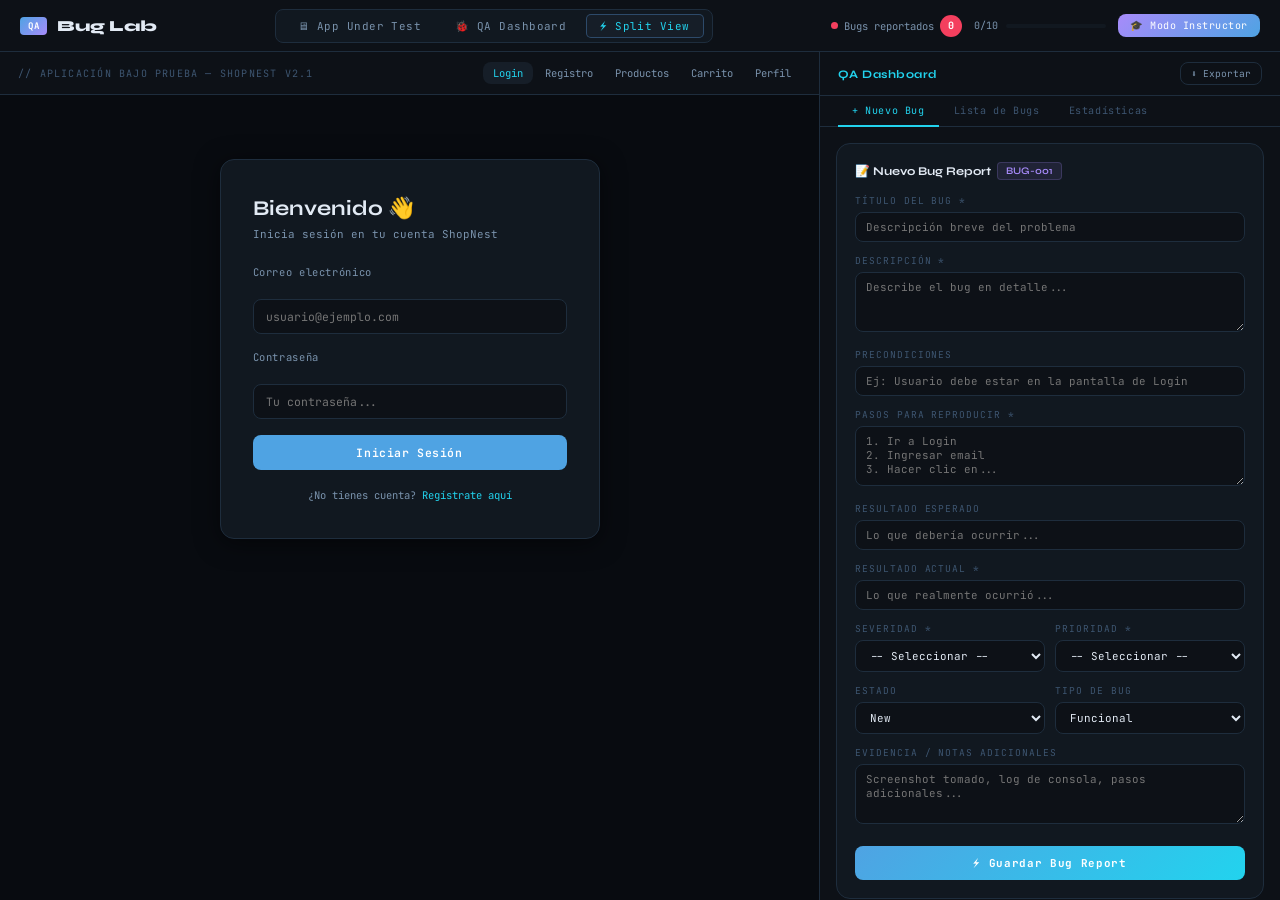
<file: sesion 4/qa-bug-lab.html>
<!DOCTYPE html>
<html lang="es">
<head>
<meta charset="UTF-8">
<meta name="viewport" content="width=device-width, initial-scale=1.0">
<title>QA Bug Lab — Laboratorio de Pruebas</title>
<link href="https://fonts.googleapis.com/css2?family=JetBrains+Mono:wght@300;400;500;700&family=Syne:wght@400;600;700;800&display=swap" rel="stylesheet">
<style>
/* ============================================================
   CSS VARIABLES & RESET
   ============================================================ */
:root {
  --bg-void:      #080b10;
  --bg-deep:      #0d1117;
  --bg-card:      #111820;
  --bg-elevated:  #161e28;
  --bg-hover:     #1c2633;
  --border:       #1e2d3d;
  --border-glow:  #2d4a6a;
  --text-primary: #e2eaf4;
  --text-secondary:#7a93ad;
  --text-muted:   #3d5570;
  --accent-blue:  #4fa3e3;
  --accent-cyan:  #22d3ee;
  --accent-green: #34d399;
  --accent-yellow:#fbbf24;
  --accent-orange:#f97316;
  --accent-red:   #f43f5e;
  --accent-purple:#a78bfa;
  --sev-critical: #f43f5e;
  --sev-high:     #f97316;
  --sev-medium:   #fbbf24;
  --sev-low:      #34d399;
  --font-mono:    'JetBrains Mono', monospace;
  --font-display: 'Syne', sans-serif;
  --radius:       8px;
  --radius-lg:    14px;
  --shadow:       0 4px 24px rgba(0,0,0,0.5);
  --shadow-glow:  0 0 20px rgba(79,163,227,0.15);
  --transition:   0.2s cubic-bezier(0.4,0,0.2,1);
}

*, *::before, *::after { box-sizing: border-box; margin: 0; padding: 0; }
html { font-size: 14px; scroll-behavior: smooth; }
body {
  background: var(--bg-void);
  color: var(--text-primary);
  font-family: var(--font-mono);
  overflow: hidden;
  height: 100vh;
  display: flex;
  flex-direction: column;
}

/* Scrollbar */
::-webkit-scrollbar { width: 5px; height: 5px; }
::-webkit-scrollbar-track { background: var(--bg-deep); }
::-webkit-scrollbar-thumb { background: var(--border-glow); border-radius: 99px; }

/* ============================================================
   GLOBAL HEADER
   ============================================================ */
.app-header {
  display: flex;
  align-items: center;
  justify-content: space-between;
  padding: 0 20px;
  height: 52px;
  background: var(--bg-deep);
  border-bottom: 1px solid var(--border);
  flex-shrink: 0;
  position: relative;
  z-index: 100;
}
.app-logo {
  display: flex;
  align-items: center;
  gap: 10px;
  font-family: var(--font-display);
  font-weight: 800;
  font-size: 1.1rem;
  letter-spacing: -0.02em;
}
.logo-badge {
  background: linear-gradient(135deg, var(--accent-blue), var(--accent-purple));
  color: white;
  font-size: 0.65rem;
  font-weight: 700;
  padding: 3px 8px;
  border-radius: 4px;
  font-family: var(--font-mono);
  letter-spacing: 0.08em;
}
.header-center {
  display: flex;
  align-items: center;
  gap: 6px;
  background: var(--bg-card);
  border: 1px solid var(--border);
  border-radius: var(--radius);
  padding: 4px 8px;
}
.tab-btn {
  background: none;
  border: none;
  color: var(--text-secondary);
  font-family: var(--font-mono);
  font-size: 0.78rem;
  padding: 5px 14px;
  border-radius: 5px;
  cursor: pointer;
  transition: var(--transition);
  letter-spacing: 0.04em;
}
.tab-btn.active {
  background: var(--bg-elevated);
  color: var(--accent-cyan);
  box-shadow: inset 0 0 0 1px var(--border-glow);
}
.tab-btn:hover:not(.active) { color: var(--text-primary); background: var(--bg-hover); }
.header-right {
  display: flex;
  align-items: center;
  gap: 12px;
}
.bug-counter {
  display: flex;
  align-items: center;
  gap: 6px;
  font-size: 0.75rem;
  color: var(--text-secondary);
}
.bug-counter-num {
  background: var(--accent-red);
  color: white;
  font-weight: 700;
  min-width: 22px;
  height: 22px;
  border-radius: 11px;
  display: flex;
  align-items: center;
  justify-content: center;
  font-size: 0.72rem;
  animation: pulse-red 2s infinite;
}
@keyframes pulse-red {
  0%,100% { box-shadow: 0 0 0 0 rgba(244,63,94,0.4); }
  50%      { box-shadow: 0 0 0 6px rgba(244,63,94,0); }
}
.progress-bar-wrap {
  display: flex;
  align-items: center;
  gap: 8px;
  font-size: 0.72rem;
  color: var(--text-secondary);
}
.progress-bar {
  width: 100px;
  height: 4px;
  background: var(--bg-card);
  border-radius: 99px;
  overflow: hidden;
}
.progress-bar-fill {
  height: 100%;
  background: linear-gradient(90deg, var(--accent-green), var(--accent-cyan));
  border-radius: 99px;
  transition: width 0.5s ease;
}
.instructor-btn {
  background: linear-gradient(135deg, var(--accent-purple), var(--accent-blue));
  border: none;
  color: white;
  font-family: var(--font-mono);
  font-size: 0.72rem;
  padding: 5px 12px;
  border-radius: var(--radius);
  cursor: pointer;
  letter-spacing: 0.05em;
  transition: var(--transition);
}
.instructor-btn:hover { opacity: 0.85; transform: translateY(-1px); }

/* ============================================================
   MAIN LAYOUT
   ============================================================ */
.main-layout {
  display: flex;
  flex: 1;
  overflow: hidden;
}

/* ============================================================
   LEFT PANEL — APP WITH BUGS
   ============================================================ */
.app-panel {
  flex: 1;
  display: flex;
  flex-direction: column;
  border-right: 1px solid var(--border);
  overflow: hidden;
  min-width: 0;
}
.app-panel-header {
  padding: 10px 18px;
  background: var(--bg-deep);
  border-bottom: 1px solid var(--border);
  display: flex;
  align-items: center;
  justify-content: space-between;
  flex-shrink: 0;
}
.app-panel-title {
  font-size: 0.72rem;
  color: var(--text-muted);
  letter-spacing: 0.12em;
  text-transform: uppercase;
}
.app-nav {
  display: flex;
  gap: 2px;
}
.app-nav-btn {
  background: none;
  border: none;
  color: var(--text-secondary);
  font-family: var(--font-mono);
  font-size: 0.75rem;
  padding: 4px 10px;
  border-radius: var(--radius);
  cursor: pointer;
  transition: var(--transition);
}
.app-nav-btn.active { background: var(--bg-elevated); color: var(--accent-cyan); }
.app-nav-btn:hover:not(.active) { color: var(--text-primary); }
.app-content {
  flex: 1;
  overflow-y: auto;
  padding: 24px;
}

/* --- Simulated App Screens --- */
.screen { display: none; animation: fadeIn 0.3s ease; }
.screen.active { display: block; }
@keyframes fadeIn { from { opacity:0; transform:translateY(8px); } to { opacity:1; transform:translateY(0); } }

/* Login Screen */
.auth-container {
  max-width: 380px;
  margin: 40px auto;
  background: var(--bg-card);
  border: 1px solid var(--border);
  border-radius: var(--radius-lg);
  padding: 36px 32px;
  box-shadow: var(--shadow);
}
.auth-container h2 {
  font-family: var(--font-display);
  font-size: 1.5rem;
  font-weight: 700;
  margin-bottom: 6px;
  color: var(--text-primary);
}
.auth-container p { color: var(--text-secondary); font-size: 0.78rem; margin-bottom: 24px; }

/* BUG: Label misaligned intentionally */
.field-group { margin-bottom: 16px; }
.field-group label {
  display: block;
  font-size: 0.75rem;
  color: var(--text-secondary);
  margin-bottom: 20px; /* BUG: excessive margin makes label look detached */
  letter-spacing: 0.06em;
}
.field-group input, .field-group select, .field-group textarea {
  width: 100%;
  background: var(--bg-deep);
  border: 1px solid var(--border);
  color: var(--text-primary);
  font-family: var(--font-mono);
  font-size: 0.82rem;
  padding: 9px 12px;
  border-radius: var(--radius);
  outline: none;
  transition: var(--transition);
}
.field-group input:focus, .field-group select:focus, .field-group textarea:focus {
  border-color: var(--accent-blue);
  box-shadow: 0 0 0 3px rgba(79,163,227,0.12);
}
.field-group select option { background: var(--bg-deep); }
.field-group textarea { resize: vertical; min-height: 70px; }

.btn-primary {
  width: 100%;
  background: var(--accent-blue);
  border: none;
  color: white;
  font-family: var(--font-mono);
  font-size: 0.82rem;
  font-weight: 600;
  padding: 10px;
  border-radius: var(--radius);
  cursor: pointer;
  transition: var(--transition);
  letter-spacing: 0.05em;
}
.btn-primary:hover { background: #3a8fd4; transform: translateY(-1px); }
.btn-secondary {
  background: none;
  border: 1px solid var(--border);
  color: var(--text-secondary);
  font-family: var(--font-mono);
  font-size: 0.75rem;
  padding: 8px 16px;
  border-radius: var(--radius);
  cursor: pointer;
  transition: var(--transition);
}
.btn-secondary:hover { border-color: var(--border-glow); color: var(--text-primary); }
.btn-danger {
  background: var(--accent-red);
  border: none;
  color: white;
  font-family: var(--font-mono);
  font-size: 0.75rem;
  padding: 8px 16px;
  border-radius: var(--radius);
  cursor: pointer;
  transition: var(--transition);
}
.btn-danger:hover { opacity: 0.85; }

.auth-switch {
  text-align: center;
  margin-top: 18px;
  font-size: 0.75rem;
  color: var(--text-secondary);
}
.auth-switch a {
  color: var(--accent-cyan);
  text-decoration: none;
  cursor: pointer;
}
.msg-box {
  padding: 8px 12px;
  border-radius: var(--radius);
  font-size: 0.75rem;
  margin-bottom: 14px;
  display: none;
}
.msg-box.error { background: rgba(244,63,94,0.12); border: 1px solid rgba(244,63,94,0.3); color: var(--accent-red); display: block; }
.msg-box.success { background: rgba(52,211,153,0.12); border: 1px solid rgba(52,211,153,0.3); color: var(--accent-green); display: block; }

/* Products Screen */
.products-header {
  display: flex;
  align-items: center;
  justify-content: space-between;
  margin-bottom: 20px;
}
.products-header h2 {
  font-family: var(--font-display);
  font-size: 1.3rem;
  font-weight: 700;
}
.search-bar {
  background: var(--bg-card);
  border: 1px solid var(--border);
  color: var(--text-primary);
  font-family: var(--font-mono);
  font-size: 0.78rem;
  padding: 7px 12px;
  border-radius: var(--radius);
  outline: none;
  width: 200px;
  transition: var(--transition);
}
.search-bar:focus { border-color: var(--accent-blue); }
.products-grid {
  display: grid;
  grid-template-columns: repeat(auto-fill, minmax(200px, 1fr));
  gap: 14px;
}
.product-card {
  background: var(--bg-card);
  border: 1px solid var(--border);
  border-radius: var(--radius-lg);
  padding: 18px;
  transition: var(--transition);
  position: relative;
  overflow: hidden;
}
.product-card:hover { border-color: var(--border-glow); transform: translateY(-2px); box-shadow: var(--shadow); }
.product-emoji { font-size: 2rem; margin-bottom: 10px; display: block; }
.product-name {
  font-family: var(--font-display);
  font-size: 0.9rem;
  font-weight: 600;
  margin-bottom: 4px;
  white-space: nowrap;
  overflow: visible; /* BUG: should be hidden - text overflows */
}
.product-price {
  font-size: 1rem;
  font-weight: 700;
  color: var(--accent-green);
  margin-bottom: 12px;
}
/* BUG: invisible button - same color as background */
.product-card:nth-child(2) .btn-buy {
  background: var(--bg-card);
  color: var(--bg-card);
  border: 1px solid var(--bg-card);
}
.btn-buy {
  width: 100%;
  background: linear-gradient(135deg, var(--accent-blue), var(--accent-cyan));
  border: none;
  color: white;
  font-family: var(--font-mono);
  font-size: 0.72rem;
  font-weight: 600;
  padding: 7px;
  border-radius: var(--radius);
  cursor: pointer;
  transition: var(--transition);
  letter-spacing: 0.05em;
}
.btn-buy:hover { opacity: 0.85; transform: scale(1.02); }
.stock-badge {
  position: absolute;
  top: 10px;
  right: 10px;
  font-size: 0.62rem;
  padding: 2px 6px;
  border-radius: 4px;
  font-weight: 600;
  letter-spacing: 0.06em;
}
.stock-in { background: rgba(52,211,153,0.15); color: var(--accent-green); border: 1px solid rgba(52,211,153,0.3); }
.stock-out { background: rgba(244,63,94,0.15); color: var(--accent-red); border: 1px solid rgba(244,63,94,0.3); }
.qty-control {
  display: flex;
  align-items: center;
  gap: 8px;
  margin-bottom: 10px;
}
.qty-btn {
  background: var(--bg-elevated);
  border: 1px solid var(--border);
  color: var(--text-primary);
  width: 26px;
  height: 26px;
  border-radius: 5px;
  cursor: pointer;
  font-size: 1rem;
  display: flex;
  align-items: center;
  justify-content: center;
  transition: var(--transition);
}
.qty-btn:hover { border-color: var(--border-glow); }
.qty-display {
  font-size: 0.85rem;
  font-weight: 600;
  min-width: 28px;
  text-align: center;
  color: var(--accent-cyan);
}

/* Profile Screen */
.profile-container {
  max-width: 520px;
  margin: 0 auto;
}
.profile-header-card {
  background: var(--bg-card);
  border: 1px solid var(--border);
  border-radius: var(--radius-lg);
  padding: 24px;
  display: flex;
  align-items: center;
  gap: 18px;
  margin-bottom: 18px;
}
.avatar {
  width: 64px;
  height: 64px;
  border-radius: 50%;
  background: linear-gradient(135deg, var(--accent-blue), var(--accent-purple));
  display: flex;
  align-items: center;
  justify-content: center;
  font-size: 1.6rem;
  flex-shrink: 0;
}
.profile-info h2 {
  font-family: var(--font-display);
  font-size: 1.1rem;
  font-weight: 700;
  margin-bottom: 3px;
}
/* BUG: email is shown even without login (security) */
.profile-info p { font-size: 0.75rem; color: var(--text-secondary); }
.profile-section {
  background: var(--bg-card);
  border: 1px solid var(--border);
  border-radius: var(--radius-lg);
  padding: 20px;
  margin-bottom: 14px;
}
.profile-section h3 {
  font-size: 0.75rem;
  color: var(--text-muted);
  letter-spacing: 0.1em;
  text-transform: uppercase;
  margin-bottom: 14px;
}
.profile-row {
  display: flex;
  justify-content: space-between;
  align-items: center;
  padding: 8px 0;
  border-bottom: 1px solid var(--border);
  font-size: 0.78rem;
}
.profile-row:last-child { border-bottom: none; }
.profile-row span:first-child { color: var(--text-secondary); }
.profile-row span:last-child { color: var(--text-primary); font-weight: 500; }

/* Register Screen - extra fields */
.register-note {
  font-size: 0.7rem;
  color: var(--text-muted);
  margin-top: 4px;
}
.password-strength {
  height: 3px;
  border-radius: 99px;
  background: var(--border);
  margin-top: 6px;
  overflow: hidden;
}
.password-strength-fill {
  height: 100%;
  width: 0%;
  border-radius: 99px;
  transition: width 0.3s ease, background 0.3s ease;
}

/* Cart Screen */
.cart-container { max-width: 520px; margin: 0 auto; }
.cart-header { display: flex; align-items: center; justify-content: space-between; margin-bottom: 18px; }
.cart-header h2 { font-family: var(--font-display); font-size: 1.3rem; font-weight: 700; }
.cart-item {
  background: var(--bg-card);
  border: 1px solid var(--border);
  border-radius: var(--radius-lg);
  padding: 14px 18px;
  display: flex;
  align-items: center;
  gap: 14px;
  margin-bottom: 10px;
}
.cart-item-emoji { font-size: 1.6rem; }
.cart-item-info { flex: 1; }
.cart-item-info .name { font-size: 0.85rem; font-weight: 600; }
.cart-item-info .price { font-size: 0.78rem; color: var(--accent-green); }
.cart-item-qty { font-size: 0.75rem; color: var(--text-secondary); }
.cart-summary {
  background: var(--bg-card);
  border: 1px solid var(--border);
  border-radius: var(--radius-lg);
  padding: 18px;
  margin-top: 18px;
}
.cart-summary-row {
  display: flex;
  justify-content: space-between;
  font-size: 0.8rem;
  padding: 6px 0;
  color: var(--text-secondary);
}
.cart-summary-row.total {
  font-size: 1rem;
  font-weight: 700;
  color: var(--text-primary);
  border-top: 1px solid var(--border);
  margin-top: 8px;
  padding-top: 12px;
}
.cart-empty { text-align: center; color: var(--text-muted); padding: 60px 20px; font-size: 0.85rem; }

/* Loading overlay */
.loading-overlay {
  display: none;
  position: absolute;
  inset: 0;
  background: rgba(8,11,16,0.8);
  z-index: 50;
  align-items: center;
  justify-content: center;
  flex-direction: column;
  gap: 12px;
  backdrop-filter: blur(3px);
}
.loading-overlay.active { display: flex; }
.spinner {
  width: 36px; height: 36px;
  border: 3px solid var(--border);
  border-top-color: var(--accent-cyan);
  border-radius: 50%;
  animation: spin 0.8s linear infinite;
}
@keyframes spin { to { transform: rotate(360deg); } }
.loading-text { font-size: 0.78rem; color: var(--text-secondary); letter-spacing: 0.1em; }

/* Toast */
.toast {
  position: fixed;
  bottom: 24px;
  left: 50%;
  transform: translateX(-50%) translateY(80px);
  background: var(--bg-elevated);
  border: 1px solid var(--border-glow);
  color: var(--text-primary);
  font-size: 0.78rem;
  padding: 10px 20px;
  border-radius: var(--radius);
  z-index: 9999;
  box-shadow: var(--shadow);
  transition: transform 0.3s cubic-bezier(0.34, 1.56, 0.64, 1);
  white-space: nowrap;
}
.toast.show { transform: translateX(-50%) translateY(0); }
.toast.toast-success { border-color: rgba(52,211,153,0.5); }
.toast.toast-error { border-color: rgba(244,63,94,0.5); }
.toast.toast-warn { border-color: rgba(251,191,36,0.5); }

/* ============================================================
   RIGHT PANEL — QA DASHBOARD
   ============================================================ */
.qa-panel {
  width: 460px;
  flex-shrink: 0;
  display: flex;
  flex-direction: column;
  overflow: hidden;
  background: var(--bg-deep);
}
.qa-header {
  padding: 10px 18px;
  background: var(--bg-deep);
  border-bottom: 1px solid var(--border);
  display: flex;
  align-items: center;
  justify-content: space-between;
  flex-shrink: 0;
}
.qa-header-left { display: flex; align-items: center; gap: 8px; }
.qa-title {
  font-family: var(--font-display);
  font-size: 0.82rem;
  font-weight: 700;
  color: var(--accent-cyan);
  letter-spacing: 0.04em;
}
.qa-tabs {
  display: flex;
  gap: 1px;
  border-bottom: 1px solid var(--border);
  flex-shrink: 0;
  padding: 0 18px;
  background: var(--bg-deep);
}
.qa-tab {
  background: none;
  border: none;
  color: var(--text-muted);
  font-family: var(--font-mono);
  font-size: 0.72rem;
  padding: 8px 14px;
  cursor: pointer;
  transition: var(--transition);
  position: relative;
  letter-spacing: 0.06em;
  border-bottom: 2px solid transparent;
  margin-bottom: -1px;
}
.qa-tab.active { color: var(--accent-cyan); border-bottom-color: var(--accent-cyan); }
.qa-tab:hover:not(.active) { color: var(--text-secondary); }
.qa-body { flex: 1; overflow-y: auto; padding: 16px; display: flex; flex-direction: column; gap: 14px; }
.qa-section { display: none; }
.qa-section.active { display: flex; flex-direction: column; gap: 14px; }

/* New Bug Form */
.form-card {
  background: var(--bg-card);
  border: 1px solid var(--border);
  border-radius: var(--radius-lg);
  padding: 18px;
}
.form-card h3 {
  font-family: var(--font-display);
  font-size: 0.85rem;
  font-weight: 700;
  margin-bottom: 14px;
  color: var(--text-primary);
  display: flex;
  align-items: center;
  gap: 6px;
}
.form-row { margin-bottom: 12px; }
.form-row label {
  display: block;
  font-size: 0.68rem;
  color: var(--text-muted);
  margin-bottom: 5px;
  letter-spacing: 0.1em;
  text-transform: uppercase;
}
.form-row input,
.form-row select,
.form-row textarea {
  width: 100%;
  background: var(--bg-deep);
  border: 1px solid var(--border);
  color: var(--text-primary);
  font-family: var(--font-mono);
  font-size: 0.78rem;
  padding: 7px 10px;
  border-radius: var(--radius);
  outline: none;
  transition: var(--transition);
}
.form-row input:focus,
.form-row select:focus,
.form-row textarea:focus {
  border-color: var(--accent-blue);
  box-shadow: 0 0 0 2px rgba(79,163,227,0.1);
}
.form-row select option { background: var(--bg-card); }
.form-row textarea { resize: vertical; min-height: 60px; }
.form-grid-2 { display: grid; grid-template-columns: 1fr 1fr; gap: 10px; }
.btn-submit {
  width: 100%;
  background: linear-gradient(135deg, var(--accent-blue), var(--accent-cyan));
  border: none;
  color: white;
  font-family: var(--font-mono);
  font-size: 0.78rem;
  font-weight: 700;
  padding: 10px;
  border-radius: var(--radius);
  cursor: pointer;
  transition: var(--transition);
  letter-spacing: 0.06em;
  margin-top: 6px;
}
.btn-submit:hover { opacity: 0.9; transform: translateY(-1px); box-shadow: 0 4px 16px rgba(79,163,227,0.3); }
.field-id {
  font-size: 0.72rem;
  color: var(--accent-purple);
  font-weight: 600;
  background: rgba(167,139,250,0.1);
  padding: 2px 8px;
  border-radius: 4px;
  border: 1px solid rgba(167,139,250,0.2);
}

/* Bug List */
.filters-bar {
  display: flex;
  gap: 6px;
  flex-wrap: wrap;
}
.filter-select {
  background: var(--bg-card);
  border: 1px solid var(--border);
  color: var(--text-secondary);
  font-family: var(--font-mono);
  font-size: 0.7rem;
  padding: 5px 8px;
  border-radius: var(--radius);
  outline: none;
  cursor: pointer;
  flex: 1;
  min-width: 90px;
}
.filter-select:focus { border-color: var(--border-glow); }
.filter-select option { background: var(--bg-card); }
.bug-list { display: flex; flex-direction: column; gap: 8px; }
.bug-card {
  background: var(--bg-card);
  border: 1px solid var(--border);
  border-radius: var(--radius);
  padding: 12px 14px;
  cursor: pointer;
  transition: var(--transition);
  position: relative;
  border-left: 3px solid var(--border);
}
.bug-card:hover { border-color: var(--border-glow); transform: translateX(2px); }
.bug-card.sev-critical { border-left-color: var(--sev-critical); }
.bug-card.sev-alta { border-left-color: var(--sev-high); }
.bug-card.sev-media { border-left-color: var(--sev-medium); }
.bug-card.sev-baja { border-left-color: var(--sev-low); }
.bug-card-header { display: flex; align-items: center; justify-content: space-between; margin-bottom: 5px; }
.bug-card-id { font-size: 0.65rem; color: var(--accent-purple); font-weight: 600; }
.bug-card-title { font-size: 0.78rem; font-weight: 600; color: var(--text-primary); margin-bottom: 6px; line-height: 1.3; }
.bug-card-meta { display: flex; gap: 6px; flex-wrap: wrap; }
.badge {
  font-size: 0.62rem;
  padding: 2px 7px;
  border-radius: 4px;
  font-weight: 700;
  letter-spacing: 0.06em;
  text-transform: uppercase;
}
.badge-critical { background: rgba(244,63,94,0.15); color: var(--sev-critical); border: 1px solid rgba(244,63,94,0.25); }
.badge-alta { background: rgba(249,115,22,0.15); color: var(--sev-high); border: 1px solid rgba(249,115,22,0.25); }
.badge-media { background: rgba(251,191,36,0.15); color: var(--sev-medium); border: 1px solid rgba(251,191,36,0.25); }
.badge-baja { background: rgba(52,211,153,0.15); color: var(--sev-low); border: 1px solid rgba(52,211,153,0.25); }
.badge-status {
  font-size: 0.62rem; padding: 2px 7px; border-radius: 4px; font-weight: 600; letter-spacing: 0.05em;
  background: var(--bg-elevated); color: var(--text-secondary); border: 1px solid var(--border);
}
.badge-status.new { color: var(--accent-blue); background: rgba(79,163,227,0.1); border-color: rgba(79,163,227,0.25); }
.badge-status.fixed { color: var(--accent-green); background: rgba(52,211,153,0.1); border-color: rgba(52,211,153,0.25); }
.badge-status.closed { color: var(--text-muted); }
.badge-status.in-progress { color: var(--accent-yellow); background: rgba(251,191,36,0.1); border-color: rgba(251,191,36,0.25); }
.badge-status.reopened { color: var(--accent-red); background: rgba(244,63,94,0.1); border-color: rgba(244,63,94,0.25); }
.empty-state {
  text-align: center;
  color: var(--text-muted);
  font-size: 0.78rem;
  padding: 40px 20px;
  display: flex;
  flex-direction: column;
  align-items: center;
  gap: 8px;
}
.empty-state .icon { font-size: 2rem; }

/* Stats Section */
.stats-grid { display: grid; grid-template-columns: 1fr 1fr; gap: 10px; }
.stat-card {
  background: var(--bg-card);
  border: 1px solid var(--border);
  border-radius: var(--radius-lg);
  padding: 16px;
  text-align: center;
}
.stat-card .num {
  font-family: var(--font-display);
  font-size: 2rem;
  font-weight: 800;
  line-height: 1;
  margin-bottom: 4px;
}
.stat-card .label { font-size: 0.68rem; color: var(--text-muted); letter-spacing: 0.1em; text-transform: uppercase; }
.sev-chart { background: var(--bg-card); border: 1px solid var(--border); border-radius: var(--radius-lg); padding: 16px; }
.sev-chart h4 { font-size: 0.72rem; color: var(--text-muted); letter-spacing: 0.1em; text-transform: uppercase; margin-bottom: 12px; }
.sev-bar-row { display: flex; align-items: center; gap: 10px; margin-bottom: 8px; }
.sev-bar-label { font-size: 0.7rem; color: var(--text-secondary); width: 60px; }
.sev-bar-track { flex: 1; height: 6px; background: var(--bg-deep); border-radius: 99px; overflow: hidden; }
.sev-bar-fill { height: 100%; border-radius: 99px; transition: width 0.5s ease; }
.sev-bar-count { font-size: 0.7rem; color: var(--text-muted); width: 16px; text-align: right; }

/* ============================================================
   MODAL — BUG DETAIL
   ============================================================ */
.modal-overlay {
  display: none;
  position: fixed;
  inset: 0;
  background: rgba(8,11,16,0.85);
  z-index: 500;
  align-items: center;
  justify-content: center;
  padding: 20px;
  backdrop-filter: blur(4px);
}
.modal-overlay.active { display: flex; }
.modal {
  background: var(--bg-card);
  border: 1px solid var(--border-glow);
  border-radius: var(--radius-lg);
  width: 100%;
  max-width: 640px;
  max-height: 85vh;
  overflow-y: auto;
  box-shadow: var(--shadow-glow), var(--shadow);
  animation: modalIn 0.25s cubic-bezier(0.34, 1.56, 0.64, 1);
}
@keyframes modalIn { from { opacity:0; transform:scale(0.92); } to { opacity:1; transform:scale(1); } }
.modal-header {
  padding: 20px 24px 14px;
  border-bottom: 1px solid var(--border);
  display: flex;
  align-items: flex-start;
  justify-content: space-between;
  gap: 12px;
}
.modal-header-left { flex: 1; }
.modal-id { font-size: 0.7rem; color: var(--accent-purple); font-weight: 600; margin-bottom: 4px; }
.modal-title { font-family: var(--font-display); font-size: 1rem; font-weight: 700; line-height: 1.3; }
.modal-close {
  background: none;
  border: 1px solid var(--border);
  color: var(--text-secondary);
  width: 28px;
  height: 28px;
  border-radius: var(--radius);
  cursor: pointer;
  font-size: 1rem;
  display: flex;
  align-items: center;
  justify-content: center;
  transition: var(--transition);
  flex-shrink: 0;
}
.modal-close:hover { border-color: var(--accent-red); color: var(--accent-red); }
.modal-body { padding: 20px 24px; }
.modal-badges { display: flex; gap: 6px; flex-wrap: wrap; margin-bottom: 18px; }
.modal-section { margin-bottom: 16px; }
.modal-section h4 { font-size: 0.68rem; color: var(--text-muted); letter-spacing: 0.1em; text-transform: uppercase; margin-bottom: 6px; }
.modal-section p, .modal-section ol {
  font-size: 0.78rem;
  color: var(--text-secondary);
  line-height: 1.6;
}
.modal-section ol { padding-left: 18px; }
.modal-section ol li { margin-bottom: 3px; }
.modal-actions { display: flex; gap: 8px; margin-top: 18px; padding-top: 14px; border-top: 1px solid var(--border); }
.modal-actions select {
  flex: 1;
  background: var(--bg-deep);
  border: 1px solid var(--border);
  color: var(--text-primary);
  font-family: var(--font-mono);
  font-size: 0.75rem;
  padding: 7px 10px;
  border-radius: var(--radius);
  outline: none;
}

/* ============================================================
   INSTRUCTOR MODAL
   ============================================================ */
.instructor-modal {
  max-width: 720px;
}
.instructor-modal .modal-body {
  display: flex;
  flex-direction: column;
  gap: 10px;
}
.bug-hint-card {
  background: var(--bg-deep);
  border: 1px solid var(--border);
  border-radius: var(--radius);
  padding: 12px 14px;
}
.bug-hint-header {
  display: flex;
  align-items: center;
  justify-content: space-between;
  margin-bottom: 6px;
}
.bug-hint-num { font-size: 0.68rem; color: var(--accent-purple); font-weight: 700; }
.bug-hint-title { font-size: 0.8rem; font-weight: 600; color: var(--text-primary); margin-bottom: 4px; }
.bug-hint-desc { font-size: 0.72rem; color: var(--text-secondary); line-height: 1.5; }
.bug-hint-location { font-size: 0.68rem; color: var(--accent-cyan); margin-top: 4px; }

/* ============================================================
   NOTIFICATION DOT
   ============================================================ */
.notif-dot {
  width: 7px; height: 7px;
  background: var(--accent-red);
  border-radius: 50%;
  display: inline-block;
  animation: pulse-red 1.5s infinite;
}

/* ============================================================
   RESPONSIVE
   ============================================================ */
@media (max-width: 900px) {
  .qa-panel { width: 340px; }
}
@media (max-width: 700px) {
  .main-layout { flex-direction: column; }
  .app-panel { border-right: none; border-bottom: 1px solid var(--border); height: 55vh; }
  .qa-panel { width: 100%; }
  .header-center { display: none; }
}
</style>
</head>
<body>

<!-- ============================================================
     GLOBAL HEADER
     ============================================================ -->
<header class="app-header">
  <div class="app-logo">
    <span class="logo-badge">QA</span>
    Bug Lab
  </div>
  <div class="header-center">
    <button class="tab-btn active" onclick="switchView('app')">🖥 App Under Test</button>
    <button class="tab-btn" onclick="switchView('qa')">🐞 QA Dashboard</button>
    <button class="tab-btn" onclick="switchView('split')">⚡ Split View</button>
  </div>
  <div class="header-right">
    <div class="bug-counter">
      <span class="notif-dot"></span>
      Bugs reportados
      <span class="bug-counter-num" id="bugCountBadge">0</span>
    </div>
    <div class="progress-bar-wrap">
      <span id="progressLabel">0/10</span>
      <div class="progress-bar"><div class="progress-bar-fill" id="progressFill" style="width:0%"></div></div>
    </div>
    <button class="instructor-btn" onclick="openInstructor()">🎓 Modo Instructor</button>
  </div>
</header>

<!-- ============================================================
     MAIN LAYOUT
     ============================================================ -->
<div class="main-layout" id="mainLayout">

  <!-- ===== LEFT: APP WITH BUGS ===== -->
  <div class="app-panel" id="appPanel">
    <div class="app-panel-header">
      <span class="app-panel-title">// Aplicación bajo prueba — ShopNest v2.1</span>
      <nav class="app-nav">
        <button class="app-nav-btn active" onclick="showScreen('login')">Login</button>
        <button class="app-nav-btn" onclick="showScreen('register')">Registro</button>
        <button class="app-nav-btn" onclick="showScreen('products')">Productos</button>
        <button class="app-nav-btn" onclick="showScreen('cart')">Carrito</button>
        <button class="app-nav-btn" onclick="showScreen('profile')">Perfil</button>
      </nav>
    </div>

    <div class="app-content" style="position:relative;">
      <!-- Loading Overlay -->
      <div class="loading-overlay" id="loadingOverlay">
        <div class="spinner"></div>
        <span class="loading-text">Cargando datos...</span>
      </div>

      <!-- LOGIN SCREEN -->
      <div class="screen active" id="screen-login">
        <div class="auth-container">
          <h2>Bienvenido 👋</h2>
          <p>Inicia sesión en tu cuenta ShopNest</p>
          <div id="loginMsg"></div>
          <div class="field-group">
            <label>Correo electrónico</label>
            <input type="text" id="loginEmail" placeholder="usuario@ejemplo.com">
          </div>
          <div class="field-group">
            <label>Contraseña</label>
            <!-- BUG: password field shows plain text (type=text) -->
            <input type="text" id="loginPass" placeholder="Tu contraseña...">
          </div>
          <button class="btn-primary" onclick="doLogin()">Iniciar Sesión</button>
          <div class="auth-switch">
            ¿No tienes cuenta? <a onclick="showScreen('register')">Regístrate aquí</a>
          </div>
        </div>
      </div>

      <!-- REGISTER SCREEN -->
      <div class="screen" id="screen-register">
        <div class="auth-container">
          <h2>Crear Cuenta</h2>
          <p>Únete a ShopNest hoy</p>
          <div id="registerMsg"></div>
          <div class="field-group">
            <label>Nombre completo</label>
            <input type="text" id="regName" placeholder="Nombre Apellido">
          </div>
          <div class="field-group">
            <label>Correo electrónico</label>
            <!-- BUG: accepts any format, no email validation -->
            <input type="text" id="regEmail" placeholder="cualquiercosa">
          </div>
          <div class="field-group">
            <label>Contraseña</label>
            <input type="password" id="regPass" placeholder="Mínimo 8 caracteres" oninput="checkPassStrength(this.value)">
            <div class="password-strength"><div class="password-strength-fill" id="passStrengthBar"></div></div>
            <!-- BUG: password strength hint is incorrect - always says "Fuerte" regardless -->
            <div class="register-note" id="passStrengthText" style="color:var(--accent-green)">🔒 Contraseña Fuerte</div>
          </div>
          <div class="field-group">
            <label>Confirmar contraseña</label>
            <input type="password" id="regPass2" placeholder="Repite tu contraseña">
          </div>
          <!-- BUG: Terms checkbox has no visible label text -->
          <div style="display:flex;align-items:center;gap:8px;margin-bottom:16px;font-size:0.75rem;color:var(--text-secondary);">
            <input type="checkbox" id="termsCheck">
            <label for="termsCheck" style="margin-bottom:0;font-size:0.75rem;color:var(--text-secondary);"></label>
          </div>
          <!-- BUG: Button does not respond (broken onclick) -->
          <button class="btn-primary" id="registerBtn" onclick="doRegister()">Crear Cuenta</button>
          <div class="auth-switch">
            ¿Ya tienes cuenta? <a onclick="showScreen('login')">Inicia sesión</a>
          </div>
        </div>
      </div>

      <!-- PRODUCTS SCREEN -->
      <div class="screen" id="screen-products">
        <div class="products-header">
          <h2>Productos</h2>
          <input class="search-bar" type="text" placeholder="Buscar productos..." oninput="filterProducts(this.value)">
        </div>
        <div class="products-grid" id="productsGrid"></div>
      </div>

      <!-- CART SCREEN -->
      <div class="screen" id="screen-cart">
        <div class="cart-container">
          <div class="cart-header">
            <h2>🛒 Mi Carrito</h2>
            <!-- BUG: clear cart button works without confirming login -->
            <button class="btn-secondary" onclick="clearCart()">Vaciar carrito</button>
          </div>
          <div id="cartContent"></div>
        </div>
      </div>

      <!-- PROFILE SCREEN -->
      <!-- BUG: Profile is accessible without login (security issue) -->
      <div class="screen" id="screen-profile">
        <div class="profile-container">
          <div class="profile-header-card">
            <div class="avatar">👤</div>
            <div class="profile-info">
              <h2 id="profileName">Admin User</h2>
              <!-- BUG: email shown without authentication check -->
              <p id="profileEmail">admin@shopnest.com</p>
              <p style="color:var(--accent-green);font-size:0.7rem;margin-top:2px;">✓ Cuenta verificada</p>
            </div>
          </div>
          <div class="profile-section">
            <h3>Información de cuenta</h3>
            <div class="profile-row">
              <span>Rol</span>
              <!-- BUG: shows admin role to any user -->
              <span style="color:var(--accent-purple);font-weight:700;">ADMINISTRADOR</span>
            </div>
            <div class="profile-row">
              <span>Miembro desde</span>
              <span>01/01/2020</span>
            </div>
            <div class="profile-row">
              <span>Saldo en cuenta</span>
              <!-- BUG: displays sensitive data (balance) without auth -->
              <span style="color:var(--accent-green);">$9,999.99</span>
            </div>
            <div class="profile-row">
              <span>Pedidos realizados</span>
              <span>247</span>
            </div>
          </div>
          <div class="profile-section">
            <h3>Seguridad</h3>
            <div class="profile-row">
              <span>Contraseña</span>
              <!-- BUG: password is shown in plain text -->
              <span style="color:var(--accent-red);" id="profilePassDisplay">admin123</span>
            </div>
            <div class="profile-row">
              <span>Último acceso</span>
              <span>Ahora mismo</span>
            </div>
          </div>
          <div style="display:flex;gap:10px;margin-top:8px;">
            <!-- BUG: Edit button has extremely small invisible text -->
            <button class="btn-secondary" style="font-size:0.1px;color:transparent;" onclick="alert('Perfil actualizado')">Editar Perfil</button>
            <button class="btn-danger" onclick="doLogout()">Cerrar Sesión</button>
          </div>
        </div>
      </div>

    </div><!-- end app-content -->
  </div><!-- end app-panel -->

  <!-- ===== RIGHT: QA DASHBOARD ===== -->
  <div class="qa-panel" id="qaPanel">
    <div class="qa-header">
      <div class="qa-header-left">
        <span class="qa-title">QA Dashboard</span>
      </div>
      <button class="btn-secondary" onclick="exportBugs()" style="font-size:0.68rem;padding:4px 10px;">⬇ Exportar</button>
    </div>
    <div class="qa-tabs">
      <button class="qa-tab active" onclick="switchQaTab('new')">+ Nuevo Bug</button>
      <button class="qa-tab" onclick="switchQaTab('list')">Lista de Bugs</button>
      <button class="qa-tab" onclick="switchQaTab('stats')">Estadísticas</button>
    </div>
    <div class="qa-body">

      <!-- TAB: NEW BUG -->
      <div class="qa-section active" id="qatab-new">
        <div class="form-card">
          <h3>
            📝 Nuevo Bug Report
            <span class="field-id" id="newBugId">BUG-001</span>
          </h3>
          <div class="form-row">
            <label>Título del bug *</label>
            <input type="text" id="bugTitle" placeholder="Descripción breve del problema">
          </div>
          <div class="form-row">
            <label>Descripción *</label>
            <textarea id="bugDesc" placeholder="Describe el bug en detalle..."></textarea>
          </div>
          <div class="form-row">
            <label>Precondiciones</label>
            <input type="text" id="bugPre" placeholder="Ej: Usuario debe estar en la pantalla de Login">
          </div>
          <div class="form-row">
            <label>Pasos para reproducir *</label>
            <textarea id="bugSteps" placeholder="1. Ir a Login&#10;2. Ingresar email&#10;3. Hacer clic en..."></textarea>
          </div>
          <div class="form-row">
            <label>Resultado esperado</label>
            <input type="text" id="bugExpected" placeholder="Lo que debería ocurrir...">
          </div>
          <div class="form-row">
            <label>Resultado actual *</label>
            <input type="text" id="bugActual" placeholder="Lo que realmente ocurrió...">
          </div>
          <div class="form-grid-2">
            <div class="form-row">
              <label>Severidad *</label>
              <select id="bugSeverity">
                <option value="">-- Seleccionar --</option>
                <option value="Crítica">🔴 Crítica</option>
                <option value="Alta">🟠 Alta</option>
                <option value="Media">🟡 Media</option>
                <option value="Baja">🟢 Baja</option>
              </select>
            </div>
            <div class="form-row">
              <label>Prioridad *</label>
              <select id="bugPriority">
                <option value="">-- Seleccionar --</option>
                <option value="Alta">⬆ Alta</option>
                <option value="Media">➡ Media</option>
                <option value="Baja">⬇ Baja</option>
              </select>
            </div>
          </div>
          <div class="form-grid-2">
            <div class="form-row">
              <label>Estado</label>
              <select id="bugStatus">
                <option value="New">New</option>
                <option value="Assigned">Assigned</option>
                <option value="In Progress">In Progress</option>
                <option value="Fixed">Fixed</option>
                <option value="Retest">Retest</option>
                <option value="Closed">Closed</option>
                <option value="Reopened">Reopened</option>
              </select>
            </div>
            <div class="form-row">
              <label>Tipo de Bug</label>
              <select id="bugType">
                <option value="Funcional">Funcional</option>
                <option value="UI/UX">UI/UX</option>
                <option value="Rendimiento">Rendimiento</option>
                <option value="Validación">Validación</option>
                <option value="Lógica">Lógica</option>
                <option value="Seguridad">Seguridad</option>
              </select>
            </div>
          </div>
          <div class="form-row">
            <label>Evidencia / Notas adicionales</label>
            <textarea id="bugEvidence" placeholder="Screenshot tomado, log de consola, pasos adicionales..."></textarea>
          </div>
          <button class="btn-submit" onclick="submitBug()">⚡ Guardar Bug Report</button>
        </div>
      </div>

      <!-- TAB: BUG LIST -->
      <div class="qa-section" id="qatab-list">
        <div class="filters-bar">
          <select class="filter-select" id="filterSev" onchange="renderBugList()">
            <option value="">Severidad (todas)</option>
            <option value="Crítica">🔴 Crítica</option>
            <option value="Alta">🟠 Alta</option>
            <option value="Media">🟡 Media</option>
            <option value="Baja">🟢 Baja</option>
          </select>
          <select class="filter-select" id="filterPri" onchange="renderBugList()">
            <option value="">Prioridad (todas)</option>
            <option value="Alta">⬆ Alta</option>
            <option value="Media">➡ Media</option>
            <option value="Baja">⬇ Baja</option>
          </select>
          <select class="filter-select" id="filterStat" onchange="renderBugList()">
            <option value="">Estado (todos)</option>
            <option value="New">New</option>
            <option value="Assigned">Assigned</option>
            <option value="In Progress">In Progress</option>
            <option value="Fixed">Fixed</option>
            <option value="Retest">Retest</option>
            <option value="Closed">Closed</option>
            <option value="Reopened">Reopened</option>
          </select>
        </div>
        <div class="bug-list" id="bugList"></div>
      </div>

      <!-- TAB: STATS -->
      <div class="qa-section" id="qatab-stats">
        <div class="stats-grid">
          <div class="stat-card">
            <div class="num" id="statTotal" style="color:var(--accent-cyan)">0</div>
            <div class="label">Total Bugs</div>
          </div>
          <div class="stat-card">
            <div class="num" id="statOpen" style="color:var(--accent-red)">0</div>
            <div class="label">Abiertos</div>
          </div>
          <div class="stat-card">
            <div class="num" id="statFixed" style="color:var(--accent-green)">0</div>
            <div class="label">Resueltos</div>
          </div>
          <div class="stat-card">
            <div class="num" id="statCritical" style="color:var(--sev-critical)">0</div>
            <div class="label">Críticos</div>
          </div>
        </div>
        <div class="sev-chart">
          <h4>Distribución por Severidad</h4>
          <div class="sev-bar-row">
            <span class="sev-bar-label" style="color:var(--sev-critical)">Crítica</span>
            <div class="sev-bar-track"><div class="sev-bar-fill" id="barCritical" style="width:0%;background:var(--sev-critical)"></div></div>
            <span class="sev-bar-count" id="cntCritical">0</span>
          </div>
          <div class="sev-bar-row">
            <span class="sev-bar-label" style="color:var(--sev-high)">Alta</span>
            <div class="sev-bar-track"><div class="sev-bar-fill" id="barAlta" style="width:0%;background:var(--sev-high)"></div></div>
            <span class="sev-bar-count" id="cntAlta">0</span>
          </div>
          <div class="sev-bar-row">
            <span class="sev-bar-label" style="color:var(--sev-medium)">Media</span>
            <div class="sev-bar-track"><div class="sev-bar-fill" id="barMedia" style="width:0%;background:var(--sev-medium)"></div></div>
            <span class="sev-bar-count" id="cntMedia">0</span>
          </div>
          <div class="sev-bar-row">
            <span class="sev-bar-label" style="color:var(--sev-low)">Baja</span>
            <div class="sev-bar-track"><div class="sev-bar-fill" id="barBaja" style="width:0%;background:var(--sev-low)"></div></div>
            <span class="sev-bar-count" id="cntBaja">0</span>
          </div>
        </div>
        <div class="sev-chart">
          <h4>Distribución por Tipo</h4>
          <div id="typeChart"></div>
        </div>
      </div>

    </div>
  </div><!-- end qa-panel -->
</div><!-- end main-layout -->

<!-- ============================================================
     TOAST
     ============================================================ -->
<div class="toast" id="toast"></div>

<!-- ============================================================
     BUG DETAIL MODAL
     ============================================================ -->
<div class="modal-overlay" id="bugModal" onclick="closeBugModal(event)">
  <div class="modal" onclick="event.stopPropagation()">
    <div class="modal-header">
      <div class="modal-header-left">
        <div class="modal-id" id="mBugId"></div>
        <div class="modal-title" id="mBugTitle"></div>
      </div>
      <button class="modal-close" onclick="closeBugModalBtn()">✕</button>
    </div>
    <div class="modal-body">
      <div class="modal-badges" id="mBadges"></div>
      <div class="modal-section">
        <h4>Descripción</h4>
        <p id="mDesc"></p>
      </div>
      <div class="modal-section">
        <h4>Precondiciones</h4>
        <p id="mPre"></p>
      </div>
      <div class="modal-section">
        <h4>Pasos para reproducir</h4>
        <ol id="mSteps"></ol>
      </div>
      <div class="modal-section">
        <h4>Resultado esperado</h4>
        <p id="mExpected"></p>
      </div>
      <div class="modal-section">
        <h4>Resultado actual</h4>
        <p id="mActual" style="color:var(--accent-red)"></p>
      </div>
      <div class="modal-section" id="mEvidenceSection">
        <h4>Evidencia</h4>
        <p id="mEvidence"></p>
      </div>
      <div class="modal-actions">
        <select id="mStatusSelect" style="flex:1"></select>
        <button class="btn-secondary" onclick="updateBugStatus()">Actualizar Estado</button>
        <button class="btn-danger" onclick="deleteBug()">Eliminar</button>
      </div>
    </div>
  </div>
</div>

<!-- ============================================================
     INSTRUCTOR MODAL
     ============================================================ -->
<div class="modal-overlay" id="instructorModal" onclick="closeInstructor(event)">
  <div class="modal instructor-modal" onclick="event.stopPropagation()">
    <div class="modal-header">
      <div class="modal-header-left">
        <div class="modal-id">🎓 MODO INSTRUCTOR</div>
        <div class="modal-title">Guía de Bugs Intencionales — ShopNest v2.1</div>
      </div>
      <button class="modal-close" onclick="closeInstructorBtn()">✕</button>
    </div>
    <div class="modal-body">
      <div id="instructorBugList"></div>
    </div>
  </div>
</div>

<!-- ============================================================
     JAVASCRIPT
     ============================================================ -->
<script>
// ============================================================
// STATE
// ============================================================
let appState = {
  isLoggedIn: false,
  currentUser: null,
  cart: [],
  quantities: {}, // per product
};

// Bug storage key
const BUG_STORAGE_KEY = 'qa_lab_bugs_v1';
let bugs = JSON.parse(localStorage.getItem(BUG_STORAGE_KEY) || '[]');
let activeBugId = null;
let currentView = 'split';

// Products data
const PRODUCTS = [
  { id: 1, name: 'Laptop Pro 15"', price: 1299.99, emoji: '💻', stock: true },
  { id: 2, name: 'Auriculares Bluetooth', price: 89.99, emoji: '🎧', stock: true },
  // BUG: product name is intentionally very long causing overflow
  { id: 3, name: 'Smartphone Ultra Premium Edition 2024 Max Pro Plus', price: 899.00, emoji: '📱', stock: true },
  { id: 4, name: 'Teclado Mecánico', price: 149.50, emoji: '⌨️', stock: false },
  { id: 5, name: 'Monitor 4K', price: 549.00, emoji: '🖥️', stock: true },
  { id: 6, name: 'Mouse Inalámbrico', price: 49.99, emoji: '🖱️', stock: true },
];

// Initialize quantities
PRODUCTS.forEach(p => { appState.quantities[p.id] = 1; });

// ============================================================
// INTENTIONAL BUGS — CATALOG (for instructor mode)
// ============================================================
const KNOWN_BUGS = [
  {
    num: 'BUG-01',
    title: 'Campo de contraseña muestra texto en claro (Login)',
    type: 'Seguridad',
    severity: 'Alta',
    location: 'Pantalla Login → campo "Contraseña"',
    desc: 'El campo de contraseña usa type="text" en lugar de type="password". Esto expone la contraseña del usuario en texto plano visible en pantalla.',
  },
  {
    num: 'BUG-02',
    title: 'Login acepta credenciales inválidas con email vacío',
    type: 'Funcional / Validación',
    severity: 'Crítica',
    location: 'Pantalla Login → botón "Iniciar Sesión"',
    desc: 'Al dejar el campo email vacío y escribir cualquier contraseña, el sistema puede aceptar el login mostrando un mensaje de acceso.',
  },
  {
    num: 'BUG-03',
    title: 'Labels de Login desalineadas (exceso de margen inferior)',
    type: 'UI/UX',
    severity: 'Baja',
    location: 'Pantalla Login y Registro → todos los campos de formulario',
    desc: 'Los labels tienen margin-bottom: 20px cuando debería ser 5px o menos. Esto hace que los labels parezcan desconectados de sus inputs.',
  },
  {
    num: 'BUG-04',
    title: 'Botón de compra invisible en producto Auriculares',
    type: 'UI/UX',
    severity: 'Alta',
    location: 'Pantalla Productos → tarjeta de Auriculares Bluetooth (2do producto)',
    desc: 'El botón "Comprar" del segundo producto tiene el mismo color que el fondo. El usuario no puede ver ni interactuar con él.',
  },
  {
    num: 'BUG-05',
    title: 'Nombre de producto desborda el contenedor (overflow)',
    type: 'UI/UX',
    severity: 'Media',
    location: 'Pantalla Productos → tarjeta del Smartphone',
    desc: 'El nombre del producto Smartphone es demasiado largo y desborda el contenedor de la tarjeta. El CSS no aplica text-overflow correctamente.',
  },
  {
    num: 'BUG-06',
    title: 'Compra posible sin iniciar sesión',
    type: 'Lógica / Seguridad',
    severity: 'Crítica',
    location: 'Pantalla Productos → botón Comprar de cualquier producto',
    desc: 'Los usuarios pueden añadir productos al carrito y proceder sin estar autenticados. La lógica de negocio no valida el estado de sesión antes de permitir la compra.',
  },
  {
    num: 'BUG-07',
    title: 'Perfil de usuario accesible sin autenticación',
    type: 'Seguridad',
    severity: 'Crítica',
    location: 'Pantalla Perfil (navegación superior)',
    desc: 'Cualquier usuario puede acceder a la pantalla de Perfil sin haber iniciado sesión. Muestra información sensible: rol admin, saldo bancario y contraseña en texto claro.',
  },
  {
    num: 'BUG-08',
    title: 'Contraseña mostrada en texto claro en perfil',
    type: 'Seguridad',
    severity: 'Crítica',
    location: 'Pantalla Perfil → sección "Seguridad"',
    desc: 'La contraseña del administrador se muestra en texto plano ("admin123") sin ningún tipo de protección o enmascaramiento.',
  },
  {
    num: 'BUG-09',
    title: 'Botón "Editar Perfil" invisible (texto transparente)',
    type: 'UI/UX',
    severity: 'Alta',
    location: 'Pantalla Perfil → botón inferior izquierdo',
    desc: 'El botón "Editar Perfil" tiene font-size: 0.1px y color: transparent. El botón existe en el DOM pero es completamente invisible para el usuario.',
  },
  {
    num: 'BUG-10',
    title: 'Registro acepta email inválido sin validación',
    type: 'Validación',
    severity: 'Alta',
    location: 'Pantalla Registro → campo "Correo electrónico"',
    desc: 'El campo de email acepta cualquier cadena de texto sin verificar formato. Ejemplo: "aaa", "123", o cualquier texto sin "@" ni dominio.',
  },
  {
    num: 'BUG-11',
    title: 'Indicador de fortaleza de contraseña siempre dice "Fuerte"',
    type: 'Lógica',
    severity: 'Media',
    location: 'Pantalla Registro → debajo del campo Contraseña',
    desc: 'Sin importar qué tan débil sea la contraseña ingresada, el indicador siempre muestra en verde "Contraseña Fuerte", engañando al usuario.',
  },
  {
    num: 'BUG-12',
    title: 'Label del checkbox de Términos y Condiciones vacío',
    type: 'UI/UX',
    severity: 'Media',
    location: 'Pantalla Registro → checkbox de términos',
    desc: 'El checkbox de términos no tiene texto de label. El usuario no sabe qué está aceptando al marcarlo.',
  },
  {
    num: 'BUG-13',
    title: 'Cantidad de productos permite valores negativos',
    type: 'Validación / Lógica',
    severity: 'Alta',
    location: 'Pantalla Productos → control de cantidad (botón -)',
    desc: 'El botón de disminuir cantidad no tiene un límite mínimo de 0 o 1. Permite cantidades negativas como -1, -5, etc.',
  },
  {
    num: 'BUG-14',
    title: 'Loading excesivo en pantalla de Productos (rendimiento)',
    type: 'Rendimiento',
    severity: 'Baja',
    location: 'Al navegar a Pantalla Productos',
    desc: 'Al abrir la pantalla de Productos se muestra un overlay de carga con un delay artificial de 1.5 segundos aunque los datos ya están disponibles localmente.',
  },
];

// ============================================================
// UTILITY FUNCTIONS
// ============================================================
function saveBugs() {
  localStorage.setItem(BUG_STORAGE_KEY, JSON.stringify(bugs));
  updateHeaderCounters();
  renderBugList();
  renderStats();
}

function showToast(msg, type = '') {
  const t = document.getElementById('toast');
  t.textContent = msg;
  t.className = 'toast show ' + (type ? 'toast-' + type : '');
  setTimeout(() => t.classList.remove('show'), 2800);
}

function generateBugId() {
  const nums = bugs.map(b => parseInt(b.id.replace('BUG-', '')) || 0);
  const next = nums.length ? Math.max(...nums) + 1 : 1;
  return 'BUG-' + String(next).padStart(3, '0');
}

function updateHeaderCounters() {
  document.getElementById('bugCountBadge').textContent = bugs.length;
  // Progress: assume 10 total known bugs to find
  const pct = Math.min(bugs.length / 10, 1) * 100;
  document.getElementById('progressFill').style.width = pct + '%';
  document.getElementById('progressLabel').textContent = bugs.length + '/10';
  document.getElementById('newBugId').textContent = generateBugId();
}

function showLoading(ms = 1500) {
  const ov = document.getElementById('loadingOverlay');
  ov.classList.add('active');
  setTimeout(() => ov.classList.remove('active'), ms);
}

// ============================================================
// VIEW SWITCHING
// ============================================================
function switchView(view) {
  currentView = view;
  document.querySelectorAll('.tab-btn').forEach(b => b.classList.remove('active'));
  event.target.classList.add('active');
  const ap = document.getElementById('appPanel');
  const qp = document.getElementById('qaPanel');
  const ml = document.getElementById('mainLayout');
  if (view === 'app') {
    ap.style.display = 'flex'; qp.style.display = 'none';
  } else if (view === 'qa') {
    ap.style.display = 'none'; qp.style.display = 'flex';
  } else {
    ap.style.display = 'flex'; qp.style.display = 'flex';
  }
}

// ============================================================
// APP NAVIGATION
// ============================================================
function showScreen(name) {
  // BUG #14: artificial loading on products screen
  if (name === 'products') { showLoading(1500); }
  document.querySelectorAll('.screen').forEach(s => s.classList.remove('active'));
  document.querySelectorAll('.app-nav-btn').forEach(b => b.classList.remove('active'));
  document.getElementById('screen-' + name).classList.add('active');
  event.target.classList.add('active');
  if (name === 'products') renderProducts();
  if (name === 'cart') renderCart();
}

// ============================================================
// LOGIN LOGIC — BUGS INCLUDED
// ============================================================
function doLogin() {
  const email = document.getElementById('loginEmail').value;
  const pass  = document.getElementById('loginPass').value;
  const msg   = document.getElementById('loginMsg');

  // BUG #2: accepts empty email — only password checked
  if (!pass) {
    msg.className = 'msg-box error';
    msg.textContent = 'La contraseña es requerida.';
    return;
  }

  // BUG: any email + any password with length >= 1 is accepted
  if (email === '' || pass.length >= 1) {
    appState.isLoggedIn = true;
    appState.currentUser = { name: email || 'Usuario Anónimo', email: email || 'anonimo@buglab.com' };
    msg.className = 'msg-box success';
    msg.textContent = '✓ Sesión iniciada correctamente.';
    showToast('¡Bienvenido! Sesión iniciada.', 'success');
    setTimeout(() => {
      msg.className = 'msg-box';
      msg.textContent = '';
      // Navigate to products
      document.querySelectorAll('.screen').forEach(s => s.classList.remove('active'));
      document.querySelectorAll('.app-nav-btn').forEach(b => b.classList.remove('active'));
      document.getElementById('screen-products').classList.add('active');
      document.querySelector('.app-nav-btn:nth-child(3)').classList.add('active');
      renderProducts();
    }, 800);
    return;
  }

  msg.className = 'msg-box error';
  msg.textContent = 'Credenciales incorrectas. Intenta de nuevo.';
}

function doLogout() {
  appState.isLoggedIn = false;
  appState.currentUser = null;
  showToast('Sesión cerrada.', 'warn');
  document.querySelectorAll('.screen').forEach(s => s.classList.remove('active'));
  document.querySelectorAll('.app-nav-btn').forEach(b => b.classList.remove('active'));
  document.getElementById('screen-login').classList.add('active');
  document.querySelector('.app-nav-btn:nth-child(1)').classList.add('active');
}

// ============================================================
// REGISTER LOGIC — BUGS INCLUDED
// ============================================================
function doRegister() {
  const name  = document.getElementById('regName').value;
  const email = document.getElementById('regEmail').value;
  const pass  = document.getElementById('regPass').value;
  const pass2 = document.getElementById('regPass2').value;
  const terms = document.getElementById('termsCheck').checked;
  const msg   = document.getElementById('registerMsg');

  // BUG: no email format validation — any string accepted
  // BUG: passwords not compared
  if (!name) {
    msg.className = 'msg-box error';
    msg.textContent = 'El nombre es requerido.';
    return;
  }

  // BUG: registration "succeeds" even with mismatched passwords
  if (pass !== pass2) {
    // Should show error but instead silently continues
  }

  // BUG: terms checkbox not validated
  msg.className = 'msg-box success';
  msg.textContent = '✓ Cuenta creada. Pero... ¿se verificó el email?';
  showToast('Registro exitoso (¿o no?)', 'success');
}

function checkPassStrength(val) {
  const bar  = document.getElementById('passStrengthBar');
  const text = document.getElementById('passStrengthText');
  // BUG #11: always shows as strong regardless of actual strength
  const pct = Math.min(val.length * 12, 100);
  bar.style.width = pct + '%';
  bar.style.background = 'var(--accent-green)';
  text.style.color = 'var(--accent-green)';
  text.textContent = '🔒 Contraseña Fuerte'; // always says strong!
}

// ============================================================
// PRODUCTS — BUGS INCLUDED
// ============================================================
function renderProducts(query = '') {
  const grid = document.getElementById('productsGrid');
  const filtered = query
    ? PRODUCTS.filter(p => p.name.toLowerCase().includes(query.toLowerCase()))
    : PRODUCTS;

  grid.innerHTML = filtered.map(p => `
    <div class="product-card" id="pcard-${p.id}">
      <span class="product-emoji">${p.emoji}</span>
      <span class="stock-badge ${p.stock ? 'stock-in' : 'stock-out'}">${p.stock ? 'In Stock' : 'Agotado'}</span>
      <div class="product-name">${p.name}</div>
      <div class="product-price">$${p.price.toFixed(2)}</div>
      <div class="qty-control">
        <button class="qty-btn" onclick="changeQty(${p.id}, -1)">−</button>
        <span class="qty-display" id="qty-${p.id}">${appState.quantities[p.id]}</span>
        <button class="qty-btn" onclick="changeQty(${p.id}, 1)">+</button>
      </div>
      <button class="btn-buy" onclick="addToCart(${p.id})">🛒 Comprar</button>
    </div>
  `).join('');
}

function filterProducts(query) {
  renderProducts(query);
}

function changeQty(id, delta) {
  // BUG #13: no minimum validation — allows negative quantities
  appState.quantities[id] = (appState.quantities[id] || 1) + delta;
  const el = document.getElementById('qty-' + id);
  if (el) el.textContent = appState.quantities[id];
}

function addToCart(productId) {
  // BUG #6: no login check — anyone can buy
  const product = PRODUCTS.find(p => p.id === productId);
  if (!product) return;

  const qty = appState.quantities[productId] || 1;
  const existing = appState.cart.find(i => i.id === productId);
  if (existing) {
    existing.qty += qty;
  } else {
    appState.cart.push({ ...product, qty });
  }
  showToast(`✓ ${product.name} añadido al carrito`, 'success');
}

// ============================================================
// CART
// ============================================================
function renderCart() {
  const el = document.getElementById('cartContent');
  if (appState.cart.length === 0) {
    el.innerHTML = '<div class="cart-empty"><div class="icon">🛒</div><div>Tu carrito está vacío.</div></div>';
    return;
  }
  const total = appState.cart.reduce((s, i) => s + i.price * i.qty, 0);
  // BUG: discount calculation is wrong — shows wrong subtotal
  const subtotal = total * 1.2; // BUG: multiplies instead of being equal to total
  const discount = subtotal - total; // confusing math
  el.innerHTML = appState.cart.map(item => `
    <div class="cart-item">
      <div class="cart-item-emoji">${item.emoji}</div>
      <div class="cart-item-info">
        <div class="name">${item.name}</div>
        <div class="price">$${item.price.toFixed(2)} × ${item.qty}</div>
      </div>
      <div class="cart-item-qty">$${(item.price * item.qty).toFixed(2)}</div>
    </div>
  `).join('') + `
    <div class="cart-summary">
      <div class="cart-summary-row"><span>Subtotal</span><span>$${subtotal.toFixed(2)}</span></div>
      <div class="cart-summary-row"><span>Descuento</span><span style="color:var(--accent-green)">-$${discount.toFixed(2)}</span></div>
      <div class="cart-summary-row total"><span>Total</span><span>$${total.toFixed(2)}</span></div>
    </div>
    <div style="margin-top:14px;display:flex;gap:10px;">
      <button class="btn-primary" onclick="checkout()" style="flex:1">Finalizar Compra</button>
    </div>
  `;
}

function clearCart() {
  // BUG: clears without checking if user is logged in
  appState.cart = [];
  renderCart();
  showToast('Carrito vaciado.', 'warn');
}

function checkout() {
  // BUG #6: checkout works without login
  if (!appState.isLoggedIn) {
    showToast('Compra procesada sin sesión activa! 🐞', 'warn');
    appState.cart = [];
    renderCart();
    return;
  }
  showToast('✓ Compra realizada exitosamente.', 'success');
  appState.cart = [];
  renderCart();
}

// ============================================================
// QA TABS
// ============================================================
function switchQaTab(tab) {
  document.querySelectorAll('.qa-tab').forEach(b => b.classList.remove('active'));
  document.querySelectorAll('.qa-section').forEach(s => s.classList.remove('active'));
  event.target.classList.add('active');
  document.getElementById('qatab-' + tab).classList.add('active');
  if (tab === 'list') renderBugList();
  if (tab === 'stats') renderStats();
}

// ============================================================
// BUG SUBMISSION
// ============================================================
function submitBug() {
  const title    = document.getElementById('bugTitle').value.trim();
  const desc     = document.getElementById('bugDesc').value.trim();
  const pre      = document.getElementById('bugPre').value.trim();
  const steps    = document.getElementById('bugSteps').value.trim();
  const expected = document.getElementById('bugExpected').value.trim();
  const actual   = document.getElementById('bugActual').value.trim();
  const severity = document.getElementById('bugSeverity').value;
  const priority = document.getElementById('bugPriority').value;
  const status   = document.getElementById('bugStatus').value;
  const type     = document.getElementById('bugType').value;
  const evidence = document.getElementById('bugEvidence').value.trim();

  if (!title || !desc || !steps || !actual || !severity || !priority) {
    showToast('⚠ Completa los campos obligatorios (*)', 'error');
    return;
  }

  const bug = {
    id: generateBugId(),
    title, desc, pre, steps, expected, actual,
    severity, priority, status, type, evidence,
    createdAt: new Date().toISOString(),
  };

  bugs.unshift(bug);
  saveBugs();
  showToast('✓ Bug reportado: ' + bug.id, 'success');

  // Clear form
  ['bugTitle','bugDesc','bugPre','bugSteps','bugExpected','bugActual','bugEvidence']
    .forEach(id => document.getElementById(id).value = '');
  document.getElementById('bugSeverity').value = '';
  document.getElementById('bugPriority').value = '';
  document.getElementById('bugStatus').value = 'New';

  // Switch to list
  document.querySelectorAll('.qa-tab').forEach(b => b.classList.remove('active'));
  document.querySelectorAll('.qa-section').forEach(s => s.classList.remove('active'));
  document.querySelectorAll('.qa-tab')[1].classList.add('active');
  document.getElementById('qatab-list').classList.add('active');
  renderBugList();
}

// ============================================================
// BUG LIST
// ============================================================
function renderBugList() {
  const sevFilter  = document.getElementById('filterSev').value;
  const priFilter  = document.getElementById('filterPri').value;
  const statFilter = document.getElementById('filterStat').value;
  const list       = document.getElementById('bugList');

  let filtered = bugs;
  if (sevFilter)  filtered = filtered.filter(b => b.severity === sevFilter);
  if (priFilter)  filtered = filtered.filter(b => b.priority === priFilter);
  if (statFilter) filtered = filtered.filter(b => b.status === statFilter);

  if (filtered.length === 0) {
    list.innerHTML = `<div class="empty-state"><div class="icon">🔍</div><div>No hay bugs reportados aún.</div><div style="font-size:0.7rem;color:var(--text-muted)">Explora la app y reporta lo que encuentres.</div></div>`;
    return;
  }

  list.innerHTML = filtered.map(bug => {
    const sevClass = bug.severity ? 'sev-' + bug.severity.toLowerCase().replace('í','i') : '';
    const badgeSev = getSevBadge(bug.severity);
    const statClass = bug.status.toLowerCase().replace(' ', '-');
    return `
      <div class="bug-card ${sevClass}" onclick="openBugModal('${bug.id}')">
        <div class="bug-card-header">
          <span class="bug-card-id">${bug.id}</span>
          <span style="font-size:0.65rem;color:var(--text-muted)">${formatDate(bug.createdAt)}</span>
        </div>
        <div class="bug-card-title">${escHtml(bug.title)}</div>
        <div class="bug-card-meta">
          ${badgeSev}
          <span class="badge" style="background:rgba(100,100,180,0.1);color:var(--accent-purple);border:1px solid rgba(167,139,250,0.2)">↑ ${escHtml(bug.priority)}</span>
          <span class="badge badge-status ${statClass}">${escHtml(bug.status)}</span>
          <span class="badge" style="background:var(--bg-elevated);color:var(--text-muted);border:1px solid var(--border)">${escHtml(bug.type||'')}</span>
        </div>
      </div>
    `;
  }).join('');
}

function getSevBadge(sev) {
  const map = {
    'Crítica': 'badge-critical',
    'Alta':    'badge-alta',
    'Media':   'badge-media',
    'Baja':    'badge-baja',
  };
  return `<span class="badge ${map[sev]||''}">${escHtml(sev||'')}</span>`;
}

function formatDate(iso) {
  const d = new Date(iso);
  return d.toLocaleDateString('es', { day:'2-digit', month:'2-digit' });
}

function escHtml(s) {
  return (s||'').replace(/&/g,'&amp;').replace(/</g,'&lt;').replace(/>/g,'&gt;');
}

// ============================================================
// BUG MODAL
// ============================================================
function openBugModal(id) {
  activeBugId = id;
  const bug = bugs.find(b => b.id === id);
  if (!bug) return;

  document.getElementById('mBugId').textContent   = bug.id;
  document.getElementById('mBugTitle').textContent = bug.title;
  document.getElementById('mDesc').textContent     = bug.desc || '—';
  document.getElementById('mPre').textContent      = bug.pre || '—';
  document.getElementById('mExpected').textContent = bug.expected || '—';
  document.getElementById('mActual').textContent   = bug.actual || '—';

  // Steps
  const stepsList = document.getElementById('mSteps');
  const lines = (bug.steps || '').split('\n').filter(l => l.trim());
  stepsList.innerHTML = lines.map(l => `<li>${escHtml(l.replace(/^\d+\.\s*/,''))}</li>`).join('');

  // Evidence
  const evSection = document.getElementById('mEvidenceSection');
  document.getElementById('mEvidence').textContent = bug.evidence || '';
  evSection.style.display = bug.evidence ? 'block' : 'none';

  // Badges
  const badgesEl = document.getElementById('mBadges');
  badgesEl.innerHTML = getSevBadge(bug.severity)
    + `<span class="badge" style="background:rgba(100,100,180,0.1);color:var(--accent-purple);border:1px solid rgba(167,139,250,0.2)">Prioridad: ${escHtml(bug.priority)}</span>`
    + `<span class="badge badge-status ${bug.status.toLowerCase().replace(' ','-')}">${escHtml(bug.status)}</span>`
    + `<span class="badge" style="background:var(--bg-elevated);color:var(--text-muted);border:1px solid var(--border)">${escHtml(bug.type||'')}</span>`;

  // Status select
  const sel = document.getElementById('mStatusSelect');
  const statuses = ['New','Assigned','In Progress','Fixed','Retest','Closed','Reopened'];
  sel.innerHTML = statuses.map(s => `<option value="${s}" ${s===bug.status?'selected':''}>${s}</option>`).join('');

  document.getElementById('bugModal').classList.add('active');
}

function closeBugModal(e) {
  if (e.target.id === 'bugModal') closeBugModalBtn();
}
function closeBugModalBtn() {
  document.getElementById('bugModal').classList.remove('active');
  activeBugId = null;
}

function updateBugStatus() {
  if (!activeBugId) return;
  const bug = bugs.find(b => b.id === activeBugId);
  if (!bug) return;
  bug.status = document.getElementById('mStatusSelect').value;
  saveBugs();
  showToast('Estado actualizado: ' + bug.status, 'success');
  closeBugModalBtn();
}

function deleteBug() {
  if (!activeBugId) return;
  bugs = bugs.filter(b => b.id !== activeBugId);
  saveBugs();
  showToast('Bug eliminado.', 'warn');
  closeBugModalBtn();
}

// ============================================================
// STATS
// ============================================================
function renderStats() {
  const total    = bugs.length;
  const open     = bugs.filter(b => !['Fixed','Closed'].includes(b.status)).length;
  const fixed    = bugs.filter(b => b.status === 'Fixed' || b.status === 'Closed').length;
  const critical = bugs.filter(b => b.severity === 'Crítica').length;
  const alta     = bugs.filter(b => b.severity === 'Alta').length;
  const media    = bugs.filter(b => b.severity === 'Media').length;
  const baja     = bugs.filter(b => b.severity === 'Baja').length;

  document.getElementById('statTotal').textContent    = total;
  document.getElementById('statOpen').textContent     = open;
  document.getElementById('statFixed').textContent    = fixed;
  document.getElementById('statCritical').textContent = critical;

  const maxSev = Math.max(critical, alta, media, baja, 1);
  document.getElementById('barCritical').style.width = (critical/maxSev*100)+'%';
  document.getElementById('barAlta').style.width     = (alta/maxSev*100)+'%';
  document.getElementById('barMedia').style.width    = (media/maxSev*100)+'%';
  document.getElementById('barBaja').style.width     = (baja/maxSev*100)+'%';
  document.getElementById('cntCritical').textContent = critical;
  document.getElementById('cntAlta').textContent     = alta;
  document.getElementById('cntMedia').textContent    = media;
  document.getElementById('cntBaja').textContent     = baja;

  // Type chart
  const types = {};
  bugs.forEach(b => { if (b.type) types[b.type] = (types[b.type]||0)+1; });
  const maxType = Math.max(...Object.values(types), 1);
  const colors  = { 'Funcional':'var(--accent-blue)', 'UI/UX':'var(--accent-purple)', 'Rendimiento':'var(--accent-yellow)', 'Validación':'var(--accent-orange)', 'Lógica':'var(--accent-cyan)', 'Seguridad':'var(--accent-red)' };
  document.getElementById('typeChart').innerHTML = Object.keys(types).length
    ? Object.entries(types).map(([k,v]) => `
        <div class="sev-bar-row">
          <span class="sev-bar-label" style="color:${colors[k]||'var(--text-secondary)'};width:75px;font-size:0.65rem">${k}</span>
          <div class="sev-bar-track"><div class="sev-bar-fill" style="width:${v/maxType*100}%;background:${colors[k]||'var(--accent-blue)'}"></div></div>
          <span class="sev-bar-count">${v}</span>
        </div>
      `).join('')
    : '<div style="color:var(--text-muted);font-size:0.72rem;padding:8px 0;">Sin datos aún</div>';
}

// ============================================================
// EXPORT
// ============================================================
function exportBugs() {
  if (bugs.length === 0) { showToast('No hay bugs para exportar.', 'warn'); return; }
  const csv = [
    ['ID','Título','Severidad','Prioridad','Estado','Tipo','Descripción','Resultado Actual'].join(','),
    ...bugs.map(b => [b.id, `"${b.title}"`, b.severity, b.priority, b.status, b.type||'', `"${b.desc}"`, `"${b.actual}"`].join(','))
  ].join('\n');
  const blob = new Blob([csv], { type: 'text/csv' });
  const url  = URL.createObjectURL(blob);
  const a    = document.createElement('a');
  a.href = url; a.download = 'bug_report_export.csv'; a.click();
  URL.revokeObjectURL(url);
  showToast('✓ CSV exportado.', 'success');
}

// ============================================================
// INSTRUCTOR MODE
// ============================================================
function openInstructor() {
  const list = document.getElementById('instructorBugList');
  list.innerHTML = KNOWN_BUGS.map(b => `
    <div class="bug-hint-card">
      <div class="bug-hint-header">
        <span class="bug-hint-num">${b.num}</span>
        <div style="display:flex;gap:6px;">
          <span class="badge ${getSevClass(b.severity)}">${b.severity}</span>
          <span class="badge" style="background:rgba(100,100,180,0.1);color:var(--accent-purple);border:1px solid rgba(167,139,250,0.2);font-size:0.6rem;">${b.type}</span>
        </div>
      </div>
      <div class="bug-hint-title">${b.title}</div>
      <div class="bug-hint-desc">${b.desc}</div>
      <div class="bug-hint-location">📍 ${b.location}</div>
    </div>
  `).join('');
  document.getElementById('instructorModal').classList.add('active');
}

function getSevClass(sev) {
  const map = { 'Crítica':'badge-critical','Alta':'badge-alta','Media':'badge-media','Baja':'badge-baja' };
  return map[sev] || '';
}

function closeInstructor(e) {
  if (e.target.id === 'instructorModal') closeInstructorBtn();
}
function closeInstructorBtn() {
  document.getElementById('instructorModal').classList.remove('active');
}

// ============================================================
// INIT
// ============================================================
(function init() {
  updateHeaderCounters();
  renderBugList();
  renderStats();
  // Set initial view: split
  document.querySelectorAll('.tab-btn')[2].classList.remove('active');
  document.querySelectorAll('.tab-btn')[2].classList.add('active');
  document.querySelectorAll('.tab-btn')[0].classList.remove('active');
})();
</script>
</body>
</html>
</file>
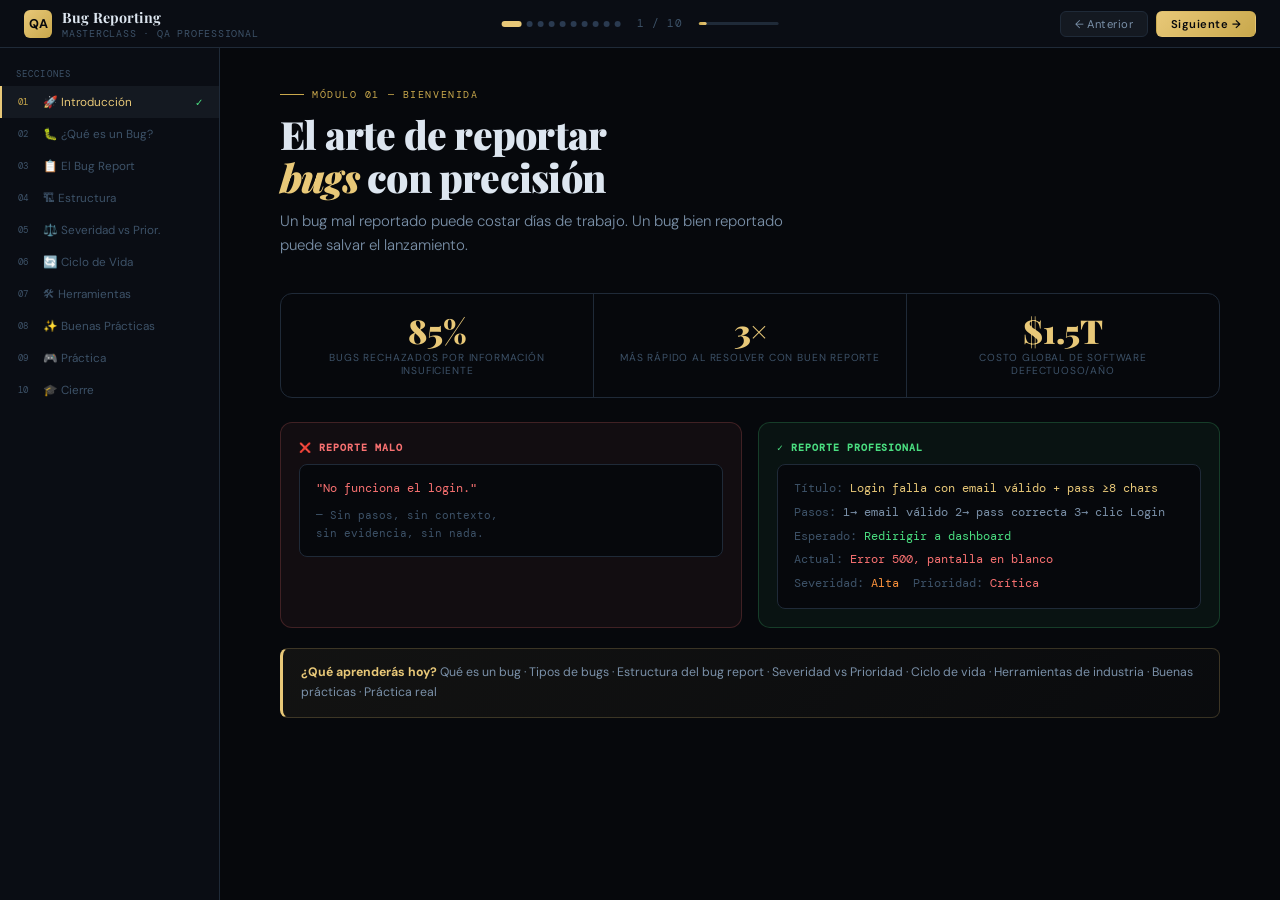
<file: sesion 4/qa-bugs-report.html>
<!DOCTYPE html>
<html lang="es">
<head>
<meta charset="UTF-8">
<meta name="viewport" content="width=device-width, initial-scale=1.0">
<title>Reporte de Bugs en QA — Masterclass Interactiva</title>
<link href="https://fonts.googleapis.com/css2?family=Playfair+Display:ital,wght@0,700;0,900;1,700&family=DM+Sans:wght@300;400;500;600&family=DM+Mono:wght@400;500&display=swap" rel="stylesheet">
<style>
/* ================================================================
   CSS VARIABLES
   ================================================================ */
:root {
  --void:       #06080c;
  --deep:       #0a0d14;
  --surface:    #0f1318;
  --card:       #141921;
  --elevated:   #1a2030;
  --border:     #1f2a38;
  --border2:    #2a3a50;
  --text:       #dde6f0;
  --text2:      #7a90a8;
  --text3:      #3d5268;
  --gold:       #e8c878;
  --gold2:      #c9a84c;
  --cyan:       #38bdf8;
  --green:      #4ade80;
  --red:        #f87171;
  --orange:     #fb923c;
  --purple:     #c084fc;
  --yellow:     #fcd34d;
  --font-serif: 'Playfair Display', Georgia, serif;
  --font-sans:  'DM Sans', sans-serif;
  --font-mono:  'DM Mono', monospace;
  --ease:       cubic-bezier(0.4,0,0.2,1);
  --ease-spring:cubic-bezier(0.34,1.56,0.64,1);
}

/* ================================================================
   RESET & BASE
   ================================================================ */
*,*::before,*::after{box-sizing:border-box;margin:0;padding:0}
html{font-size:15px;-webkit-font-smoothing:antialiased}
body{
  background:var(--void);
  color:var(--text);
  font-family:var(--font-sans);
  height:100vh;
  overflow:hidden;
  display:flex;
  flex-direction:column;
}
::-webkit-scrollbar{width:4px}
::-webkit-scrollbar-track{background:var(--deep)}
::-webkit-scrollbar-thumb{background:var(--border2);border-radius:99px}
button{font-family:var(--font-sans);cursor:pointer}
a{color:inherit;text-decoration:none}
ul{list-style:none}

/* ================================================================
   TOP BAR
   ================================================================ */
.topbar{
  height:48px;
  background:var(--deep);
  border-bottom:1px solid var(--border);
  display:flex;
  align-items:center;
  justify-content:space-between;
  padding:0 24px;
  flex-shrink:0;
  position:relative;
  z-index:200;
}
.topbar-brand{
  display:flex;
  align-items:center;
  gap:10px;
}
.brand-icon{
  width:28px;height:28px;
  background:linear-gradient(135deg,var(--gold),var(--gold2));
  border-radius:6px;
  display:flex;align-items:center;justify-content:center;
  font-size:0.85rem;
  font-weight:700;
  color:var(--void);
}
.brand-name{
  font-family:var(--font-serif);
  font-size:0.95rem;
  font-weight:700;
  letter-spacing:0.01em;
  color:var(--text);
}
.brand-sub{
  font-size:0.65rem;
  color:var(--text3);
  font-family:var(--font-mono);
  letter-spacing:0.08em;
  text-transform:uppercase;
}
.topbar-center{
  position:absolute;
  left:50%;transform:translateX(-50%);
  display:flex;align-items:center;gap:6px;
}
.slide-dots{
  display:flex;gap:5px;align-items:center;
}
.dot{
  width:6px;height:6px;
  border-radius:50%;
  background:var(--border2);
  cursor:pointer;
  transition:all 0.3s var(--ease);
}
.dot.active{
  background:var(--gold);
  width:20px;border-radius:99px;
}
.dot:hover:not(.active){background:var(--text3)}
.slide-counter{
  font-family:var(--font-mono);
  font-size:0.7rem;
  color:var(--text3);
  margin-left:10px;
  letter-spacing:0.06em;
}
.topbar-right{
  display:flex;align-items:center;gap:8px;
}
.btn-nav{
  background:var(--card);
  border:1px solid var(--border);
  color:var(--text2);
  padding:5px 14px;
  border-radius:6px;
  font-size:0.75rem;
  transition:all 0.2s;
  letter-spacing:0.04em;
}
.btn-nav:hover{border-color:var(--border2);color:var(--text)}
.btn-nav.primary{
  background:linear-gradient(135deg,var(--gold),var(--gold2));
  color:var(--void);border-color:transparent;font-weight:600;
}
.btn-nav.primary:hover{opacity:0.9;transform:translateY(-1px)}
.progress-track{
  width:80px;height:3px;
  background:var(--border);
  border-radius:99px;
  overflow:hidden;
}
.progress-fill{
  height:100%;
  background:linear-gradient(90deg,var(--gold2),var(--gold));
  border-radius:99px;
  transition:width 0.4s var(--ease);
}

/* ================================================================
   MAIN LAYOUT
   ================================================================ */
.layout{
  display:flex;
  flex:1;
  overflow:hidden;
}

/* Sidebar */
.sidebar{
  width:220px;
  background:var(--deep);
  border-right:1px solid var(--border);
  overflow-y:auto;
  flex-shrink:0;
  padding:14px 0;
}
.sidebar-section{
  font-size:0.62rem;
  color:var(--text3);
  letter-spacing:0.12em;
  text-transform:uppercase;
  padding:6px 16px 6px;
  font-family:var(--font-mono);
}
.nav-item{
  display:flex;
  align-items:center;
  gap:9px;
  padding:8px 16px;
  cursor:pointer;
  transition:all 0.2s;
  border-left:2px solid transparent;
  font-size:0.78rem;
  color:var(--text3);
}
.nav-item:hover{background:var(--card);color:var(--text2)}
.nav-item.active{
  background:var(--card);
  color:var(--gold);
  border-left-color:var(--gold);
}
.nav-num{
  font-family:var(--font-mono);
  font-size:0.62rem;
  color:var(--text3);
  width:16px;
  flex-shrink:0;
}
.nav-item.active .nav-num{color:var(--gold2)}
.nav-check{
  margin-left:auto;
  font-size:0.65rem;
  color:var(--green);
  opacity:0;
  transition:opacity 0.2s;
}
.nav-item.visited .nav-check{opacity:1}

/* Slides container */
.slides-wrap{
  flex:1;
  overflow:hidden;
  position:relative;
}
.slide{
  position:absolute;
  inset:0;
  overflow-y:auto;
  padding:40px 60px;
  opacity:0;
  transform:translateX(40px);
  transition:opacity 0.4s var(--ease), transform 0.4s var(--ease);
  pointer-events:none;
}
.slide.active{
  opacity:1;transform:translateX(0);pointer-events:all;
}
.slide.exit-left{
  opacity:0;transform:translateX(-40px);
}

/* ================================================================
   SLIDE TYPOGRAPHY
   ================================================================ */
.slide-label{
  font-family:var(--font-mono);
  font-size:0.65rem;
  letter-spacing:0.16em;
  text-transform:uppercase;
  color:var(--gold2);
  margin-bottom:12px;
  display:flex;align-items:center;gap:8px;
}
.slide-label::before{
  content:'';display:block;
  width:24px;height:1px;background:var(--gold2);
}
.slide-title{
  font-family:var(--font-serif);
  font-size:2.6rem;
  font-weight:900;
  line-height:1.1;
  margin-bottom:10px;
  letter-spacing:-0.02em;
}
.slide-title em{
  font-style:italic;
  color:var(--gold);
}
.slide-sub{
  font-size:1rem;
  color:var(--text2);
  margin-bottom:36px;
  max-width:520px;
  line-height:1.6;
  font-weight:300;
}

/* ================================================================
   COMPONENTS
   ================================================================ */

/* Cards */
.card{
  background:var(--card);
  border:1px solid var(--border);
  border-radius:12px;
  padding:20px 22px;
  transition:border-color 0.2s,transform 0.2s;
}
.card:hover{border-color:var(--border2)}
.card-grid{display:grid;gap:14px}
.grid-2{grid-template-columns:1fr 1fr}
.grid-3{grid-template-columns:1fr 1fr 1fr}
.grid-4{grid-template-columns:1fr 1fr 1fr 1fr}

/* Tag / badge */
.tag{
  display:inline-flex;align-items:center;gap:4px;
  font-size:0.65rem;font-weight:600;
  padding:3px 9px;border-radius:99px;
  letter-spacing:0.06em;text-transform:uppercase;
  font-family:var(--font-mono);
}
.tag-gold{background:rgba(232,200,120,0.12);color:var(--gold);border:1px solid rgba(232,200,120,0.25)}
.tag-cyan{background:rgba(56,189,248,0.12);color:var(--cyan);border:1px solid rgba(56,189,248,0.25)}
.tag-green{background:rgba(74,222,128,0.12);color:var(--green);border:1px solid rgba(74,222,128,0.25)}
.tag-red{background:rgba(248,113,113,0.12);color:var(--red);border:1px solid rgba(248,113,113,0.25)}
.tag-orange{background:rgba(251,146,60,0.12);color:var(--orange);border:1px solid rgba(251,146,60,0.25)}
.tag-purple{background:rgba(192,132,252,0.12);color:var(--purple);border:1px solid rgba(192,132,252,0.25)}
.tag-yellow{background:rgba(252,211,77,0.12);color:var(--yellow);border:1px solid rgba(252,211,77,0.25)}

/* Divider */
.divider{height:1px;background:var(--border);margin:24px 0}

/* Code block */
.code-block{
  background:var(--void);
  border:1px solid var(--border);
  border-radius:8px;
  padding:14px 16px;
  font-family:var(--font-mono);
  font-size:0.78rem;
  color:var(--text2);
  line-height:1.7;
  position:relative;
}
.code-label{
  position:absolute;top:8px;right:10px;
  font-size:0.6rem;color:var(--text3);
  letter-spacing:0.1em;text-transform:uppercase;
}

/* Comparison columns */
.compare{display:grid;grid-template-columns:1fr 1fr;gap:16px}
.compare-bad{
  background:rgba(248,113,113,0.05);
  border:1px solid rgba(248,113,113,0.2);
  border-radius:12px;padding:18px;
}
.compare-good{
  background:rgba(74,222,128,0.05);
  border:1px solid rgba(74,222,128,0.2);
  border-radius:12px;padding:18px;
}
.compare-label{
  font-size:0.65rem;font-weight:700;
  letter-spacing:0.1em;text-transform:uppercase;
  margin-bottom:10px;font-family:var(--font-mono);
  display:flex;align-items:center;gap:6px;
}
.compare-bad .compare-label{color:var(--red)}
.compare-good .compare-label{color:var(--green)}

/* Icon */
.ico{
  display:inline-flex;align-items:center;justify-content:center;
  width:40px;height:40px;border-radius:10px;
  font-size:1.2rem;flex-shrink:0;
}

/* Step */
.step{
  display:flex;gap:14px;align-items:flex-start;
  padding:12px 0;border-bottom:1px solid var(--border);
}
.step:last-child{border-bottom:none}
.step-num{
  font-family:var(--font-mono);
  font-size:0.7rem;color:var(--text3);
  background:var(--elevated);
  border:1px solid var(--border);
  width:28px;height:28px;border-radius:7px;
  display:flex;align-items:center;justify-content:center;
  flex-shrink:0;font-weight:600;
}
.step-title{font-size:0.85rem;font-weight:600;margin-bottom:3px}
.step-desc{font-size:0.78rem;color:var(--text2);line-height:1.5}

/* Highlight box */
.highlight{
  background:linear-gradient(135deg,rgba(232,200,120,0.06),rgba(232,200,120,0.02));
  border:1px solid rgba(232,200,120,0.2);
  border-left:3px solid var(--gold);
  border-radius:8px;
  padding:14px 18px;
  font-size:0.82rem;
  color:var(--text2);
  line-height:1.6;
}
.highlight strong{color:var(--gold)}

/* ================================================================
   SLIDE 1 — INTRO
   ================================================================ */
.intro-hero{
  display:grid;grid-template-columns:1fr 1fr;gap:40px;
  align-items:start;margin-bottom:32px;
}
.stat-strip{
  display:flex;gap:0;
  border:1px solid var(--border);border-radius:12px;overflow:hidden;
  margin-bottom:24px;
}
.stat-item{
  flex:1;padding:20px;border-right:1px solid var(--border);
  text-align:center;
}
.stat-item:last-child{border-right:none}
.stat-num{
  font-family:var(--font-serif);
  font-size:2.2rem;font-weight:900;
  color:var(--gold);line-height:1;margin-bottom:4px;
}
.stat-label{font-size:0.68rem;color:var(--text3);letter-spacing:0.08em;text-transform:uppercase}

/* ================================================================
   SLIDE 2 — WHAT IS A BUG
   ================================================================ */
.bug-types-grid{
  display:grid;
  grid-template-columns:repeat(3,1fr);gap:12px;
  margin-bottom:20px;
}
.bug-type-card{
  background:var(--card);
  border:1px solid var(--border);
  border-radius:10px;
  padding:16px;
  cursor:pointer;
  transition:all 0.2s var(--ease);
  position:relative;overflow:hidden;
}
.bug-type-card::before{
  content:'';
  position:absolute;bottom:0;left:0;right:0;height:2px;
  opacity:0;transition:opacity 0.2s;
}
.bug-type-card:hover{transform:translateY(-2px);border-color:var(--border2)}
.bug-type-card.selected{border-color:var(--gold);background:rgba(232,200,120,0.05)}
.bug-type-card.selected::before{opacity:1;background:var(--gold)}
.bug-type-icon{font-size:1.5rem;margin-bottom:8px}
.bug-type-name{font-size:0.8rem;font-weight:600;margin-bottom:4px}
.bug-type-desc{font-size:0.7rem;color:var(--text3);line-height:1.4}

/* Bug classifier game */
.classifier{
  background:var(--card);
  border:1px solid var(--border);
  border-radius:12px;
  padding:20px;
}
.classifier-title{font-size:0.72rem;color:var(--text3);letter-spacing:0.1em;text-transform:uppercase;margin-bottom:14px;font-family:var(--font-mono)}
.bug-scenario{
  background:var(--void);
  border:1px solid var(--border);
  border-radius:8px;
  padding:14px 16px;
  font-size:0.82rem;
  margin-bottom:14px;
  line-height:1.5;
  min-height:56px;
}
.classifier-opts{display:flex;gap:8px;flex-wrap:wrap}
.class-btn{
  background:var(--elevated);
  border:1px solid var(--border);
  color:var(--text2);
  padding:6px 14px;border-radius:6px;
  font-size:0.72rem;
  transition:all 0.2s;letter-spacing:0.04em;
}
.class-btn:hover{border-color:var(--border2);color:var(--text)}
.class-btn.correct{background:rgba(74,222,128,0.12);border-color:rgba(74,222,128,0.4);color:var(--green)}
.class-btn.wrong{background:rgba(248,113,113,0.12);border-color:rgba(248,113,113,0.4);color:var(--red)}
.classifier-feedback{
  margin-top:10px;font-size:0.78rem;min-height:22px;
  transition:all 0.3s;line-height:1.4;
}

/* ================================================================
   SLIDE 3 — WHAT IS A BUG REPORT
   ================================================================ */
/* inherits compare styles */

/* ================================================================
   SLIDE 4 — STRUCTURE
   ================================================================ */
.field-explorer{
  display:grid;grid-template-columns:200px 1fr;gap:16px;
  height:460px;
}
.field-list{
  display:flex;flex-direction:column;gap:3px;
  overflow-y:auto;
}
.field-item{
  padding:8px 12px;
  border-radius:7px;
  font-size:0.75rem;
  cursor:pointer;
  transition:all 0.2s;
  color:var(--text2);
  display:flex;align-items:center;gap:8px;
  border:1px solid transparent;
}
.field-item:hover{background:var(--elevated);color:var(--text)}
.field-item.active{
  background:var(--elevated);
  border-color:var(--border2);
  color:var(--gold);
}
.field-item-dot{
  width:6px;height:6px;border-radius:50%;
  background:var(--border2);flex-shrink:0;
}
.field-item.active .field-item-dot{background:var(--gold)}
.field-detail{
  background:var(--card);
  border:1px solid var(--border);
  border-radius:12px;
  padding:22px;
  overflow-y:auto;
}
.field-name{
  font-family:var(--font-serif);
  font-size:1.4rem;font-weight:700;
  margin-bottom:6px;
}
.field-purpose{
  font-size:0.8rem;color:var(--text2);
  margin-bottom:18px;line-height:1.6;
}
.field-examples{display:flex;flex-direction:column;gap:10px}
.ex-block{
  border-radius:8px;padding:12px 14px;
  font-size:0.78rem;line-height:1.5;
}
.ex-bad{background:rgba(248,113,113,0.06);border:1px solid rgba(248,113,113,0.2)}
.ex-good{background:rgba(74,222,128,0.06);border:1px solid rgba(74,222,128,0.2)}
.ex-label{
  font-size:0.6rem;font-weight:700;letter-spacing:0.1em;
  text-transform:uppercase;font-family:var(--font-mono);
  margin-bottom:5px;display:flex;align-items:center;gap:5px;
}
.ex-bad .ex-label{color:var(--red)}
.ex-good .ex-label{color:var(--green)}

/* ================================================================
   SLIDE 5 — SEVERITY VS PRIORITY
   ================================================================ */
.sev-pri-grid{
  display:grid;grid-template-columns:1fr 1fr;gap:20px;
  margin-bottom:24px;
}
.sev-card{
  background:var(--card);
  border:1px solid var(--border);
  border-radius:12px;padding:20px;
}
.sev-card h3{
  font-family:var(--font-serif);
  font-size:1.2rem;font-weight:700;margin-bottom:6px;
}
.sev-scale{display:flex;flex-direction:column;gap:8px;margin-top:14px}
.sev-row{
  display:flex;align-items:center;gap:10px;
  padding:8px 12px;border-radius:7px;
  cursor:pointer;transition:all 0.2s;
  border:1px solid transparent;
}
.sev-row:hover{background:var(--elevated)}
.sev-dot{width:10px;height:10px;border-radius:50%;flex-shrink:0}
.sev-name{font-size:0.8rem;font-weight:600;flex:1}
.sev-def{font-size:0.7rem;color:var(--text3)}

/* Matrix */
.matrix-container{
  background:var(--card);
  border:1px solid var(--border);
  border-radius:12px;padding:20px;
  margin-bottom:20px;
}
.matrix-title{font-size:0.72rem;color:var(--text3);letter-spacing:0.1em;text-transform:uppercase;margin-bottom:14px;font-family:var(--font-mono)}
.matrix{
  display:grid;grid-template-columns:80px 1fr 1fr 1fr;
  grid-template-rows:30px 1fr 1fr 1fr;
  gap:4px;
}
.matrix-cell{
  background:var(--elevated);border-radius:6px;
  display:flex;align-items:center;justify-content:center;
  font-size:0.65rem;text-align:center;line-height:1.3;
  padding:6px;min-height:50px;
  transition:all 0.2s;
}
.matrix-cell:hover{transform:scale(1.04)}
.matrix-header{
  background:var(--border);color:var(--text3);
  font-weight:600;letter-spacing:0.08em;text-transform:uppercase;
  font-family:var(--font-mono);min-height:auto;
}
.matrix-axis{
  background:transparent;color:var(--text3);
  font-size:0.6rem;font-weight:600;
  letter-spacing:0.08em;text-transform:uppercase;
  font-family:var(--font-mono);
}

/* Mini quiz */
.quiz-card{
  background:var(--card);border:1px solid var(--border);
  border-radius:12px;padding:20px;
}
.quiz-q{font-size:0.88rem;font-weight:500;margin-bottom:14px;line-height:1.5}
.quiz-opts{display:flex;flex-direction:column;gap:8px}
.quiz-opt{
  background:var(--elevated);
  border:1px solid var(--border);
  color:var(--text2);
  padding:10px 14px;border-radius:7px;
  font-size:0.78rem;text-align:left;
  transition:all 0.2s;
}
.quiz-opt:hover{border-color:var(--border2);color:var(--text)}
.quiz-opt.correct{background:rgba(74,222,128,0.1);border-color:rgba(74,222,128,0.4);color:var(--green)}
.quiz-opt.wrong{background:rgba(248,113,113,0.1);border-color:rgba(248,113,113,0.4);color:var(--red)}
.quiz-feedback{margin-top:12px;font-size:0.78rem;min-height:20px;line-height:1.5}
.quiz-score{
  font-family:var(--font-mono);font-size:0.72rem;
  color:var(--text3);margin-bottom:16px;
  display:flex;align-items:center;gap:8px;
}
.score-num{color:var(--gold);font-weight:700}

/* ================================================================
   SLIDE 6 — LIFECYCLE
   ================================================================ */
.lifecycle{
  display:flex;flex-direction:column;gap:10px;
  position:relative;
  padding-left:40px;
  margin-bottom:24px;
}
.lifecycle::before{
  content:'';
  position:absolute;left:14px;top:24px;bottom:24px;width:1px;
  background:linear-gradient(to bottom, var(--gold2), var(--border));
}
.lc-item{
  position:relative;
  background:var(--card);border:1px solid var(--border);
  border-radius:10px;padding:14px 18px;
  display:flex;align-items:center;gap:14px;
  cursor:pointer;transition:all 0.25s var(--ease);
}
.lc-item:hover{border-color:var(--border2);transform:translateX(4px)}
.lc-item.active{border-color:var(--gold);background:rgba(232,200,120,0.04)}
.lc-dot{
  position:absolute;left:-33px;top:50%;transform:translateY(-50%);
  width:14px;height:14px;border-radius:50%;
  background:var(--border2);border:2px solid var(--surface);
  transition:all 0.2s;flex-shrink:0;
}
.lc-item.active .lc-dot{background:var(--gold);box-shadow:0 0 12px rgba(232,200,120,0.5)}
.lc-num{
  font-family:var(--font-mono);font-size:0.65rem;
  color:var(--text3);width:20px;flex-shrink:0;
}
.lc-name{font-size:0.85rem;font-weight:600;flex:1}
.lc-desc{font-size:0.72rem;color:var(--text2);line-height:1.4}
.lc-badge-wrap{margin-left:auto}

/* ================================================================
   SLIDE 7 — TOOLS
   ================================================================ */
.tools-grid{
  display:grid;grid-template-columns:repeat(2,1fr);gap:14px;
  margin-bottom:24px;
}
.tool-card{
  background:var(--card);border:1px solid var(--border);
  border-radius:12px;padding:20px;
  transition:all 0.2s;cursor:default;
}
.tool-card:hover{border-color:var(--border2);transform:translateY(-2px)}
.tool-logo{
  width:42px;height:42px;border-radius:10px;
  display:flex;align-items:center;justify-content:center;
  font-size:1.3rem;margin-bottom:12px;
}
.tool-name{
  font-family:var(--font-serif);
  font-size:1rem;font-weight:700;margin-bottom:4px;
}
.tool-type{font-size:0.65rem;color:var(--text3);font-family:var(--font-mono);letter-spacing:0.08em;margin-bottom:10px}
.tool-features{display:flex;flex-direction:column;gap:4px}
.tool-feature{font-size:0.72rem;color:var(--text2);display:flex;align-items:center;gap:6px}
.tool-feature::before{content:'›';color:var(--gold2)}

/* ================================================================
   SLIDE 8 — BEST PRACTICES
   ================================================================ */
.practice-tabs{
  display:flex;gap:4px;
  background:var(--deep);border:1px solid var(--border);
  border-radius:8px;padding:4px;margin-bottom:20px;
  width:fit-content;
}
.ptab{
  background:none;border:none;
  color:var(--text3);font-size:0.75rem;
  padding:6px 14px;border-radius:5px;
  transition:all 0.2s;letter-spacing:0.04em;
}
.ptab.active{background:var(--card);color:var(--text);box-shadow:0 1px 3px rgba(0,0,0,0.3)}
.ptab:hover:not(.active){color:var(--text2)}
.practice-content{display:none}
.practice-content.active{display:block}
.mistake-list{display:flex;flex-direction:column;gap:10px}
.mistake-item{
  background:rgba(248,113,113,0.04);border:1px solid rgba(248,113,113,0.15);
  border-radius:9px;padding:14px 16px;
  display:flex;gap:12px;align-items:flex-start;
}
.mistake-ico{font-size:1rem;flex-shrink:0;margin-top:1px}
.mistake-title{font-size:0.82rem;font-weight:600;color:var(--red);margin-bottom:3px}
.mistake-desc{font-size:0.75rem;color:var(--text2);line-height:1.5}
.practice-list{display:flex;flex-direction:column;gap:10px}
.practice-item{
  background:rgba(74,222,128,0.04);border:1px solid rgba(74,222,128,0.15);
  border-radius:9px;padding:14px 16px;
  display:flex;gap:12px;align-items:flex-start;
}
.practice-title{font-size:0.82rem;font-weight:600;color:var(--green);margin-bottom:3px}
.practice-desc{font-size:0.75rem;color:var(--text2);line-height:1.5}

/* Spot the bug game */
.spot-game{
  background:var(--card);border:1px solid var(--border);
  border-radius:12px;padding:20px;
}
.spot-report{
  background:var(--void);border:1px solid var(--border);
  border-radius:8px;padding:16px;
  font-size:0.78rem;line-height:1.7;
  margin-bottom:14px;
}
.spot-field{margin-bottom:8px}
.spot-key{color:var(--text3);font-family:var(--font-mono);font-size:0.7rem}
.spot-val{color:var(--text);margin-left:6px}
.spot-val.flagged{
  background:rgba(251,146,60,0.15);
  border-radius:3px;padding:1px 6px;
  color:var(--orange);cursor:pointer;
  transition:all 0.2s;
}
.spot-val.flagged:hover{background:rgba(251,146,60,0.25)}
.spot-val.flagged.found{background:rgba(248,113,113,0.15);color:var(--red)}
.spot-val.flagged.ok{background:rgba(74,222,128,0.15);color:var(--green)}
.spot-instructions{font-size:0.72rem;color:var(--text3);margin-bottom:12px}
.spot-result{font-size:0.78rem;min-height:20px;margin-top:10px}

/* ================================================================
   SLIDE 9 — PRACTICE
   ================================================================ */
.practice-app{
  display:grid;grid-template-columns:1fr 1fr;gap:16px;
  height:500px;
}
.buggy-app{
  background:var(--card);border:1px solid var(--border);
  border-radius:12px;display:flex;flex-direction:column;
  overflow:hidden;
}
.buggy-header{
  background:var(--void);
  border-bottom:1px solid var(--border);
  padding:10px 16px;
  display:flex;align-items:center;gap:8px;
}
.buggy-header-dot{
  width:8px;height:8px;border-radius:50%;
}
.buggy-title{font-size:0.75rem;color:var(--text3);margin-left:4px;font-family:var(--font-mono)}
.buggy-body{flex:1;overflow-y:auto;padding:20px}
.buggy-form{display:flex;flex-direction:column;gap:12px}
.buggy-label{font-size:0.72rem;color:var(--text2);margin-bottom:4px;display:block}
.buggy-input{
  width:100%;background:var(--deep);
  border:1px solid var(--border);color:var(--text);
  font-family:var(--font-sans);font-size:0.8rem;
  padding:8px 10px;border-radius:6px;outline:none;
  transition:border-color 0.2s;
}
.buggy-input:focus{border-color:var(--border2)}
.buggy-btn{
  background:var(--cyan);border:none;color:var(--void);
  font-family:var(--font-sans);font-size:0.8rem;
  font-weight:600;padding:9px;border-radius:6px;
  width:100%;transition:all 0.2s;cursor:pointer;
}
.buggy-btn:hover{opacity:0.85}
/* BUG: this button is invisible */
.buggy-btn-ghost{
  background:var(--card);border:1px solid var(--card);color:var(--card);
  font-family:var(--font-sans);font-size:0.8rem;
  padding:9px;border-radius:6px;width:100%;cursor:pointer;
}
.buggy-msg{
  font-size:0.75rem;padding:8px 10px;border-radius:6px;
  display:none;margin-top:4px;
}

/* Report form */
.report-form{
  background:var(--card);border:1px solid var(--border);
  border-radius:12px;overflow:hidden;
  display:flex;flex-direction:column;
}
.report-form-header{
  background:var(--elevated);
  border-bottom:1px solid var(--border);
  padding:12px 16px;
  display:flex;align-items:center;justify-content:space-between;
}
.report-form-title{
  font-size:0.75rem;font-weight:600;
  display:flex;align-items:center;gap:6px;
}
.report-form-body{flex:1;overflow-y:auto;padding:14px}
.rf-row{margin-bottom:10px}
.rf-label{font-size:0.65rem;color:var(--text3);letter-spacing:0.1em;text-transform:uppercase;margin-bottom:4px;display:block;font-family:var(--font-mono)}
.rf-input{
  width:100%;background:var(--deep);
  border:1px solid var(--border);color:var(--text);
  font-family:var(--font-sans);font-size:0.75rem;
  padding:6px 8px;border-radius:5px;outline:none;
  transition:border-color 0.2s;
}
.rf-input:focus{border-color:var(--gold2)}
.rf-select{
  width:100%;background:var(--deep);
  border:1px solid var(--border);color:var(--text);
  font-family:var(--font-sans);font-size:0.75rem;
  padding:6px 8px;border-radius:5px;outline:none;
}
.rf-select option{background:var(--card)}
.rf-textarea{
  width:100%;background:var(--deep);
  border:1px solid var(--border);color:var(--text);
  font-family:var(--font-sans);font-size:0.75rem;
  padding:6px 8px;border-radius:5px;outline:none;
  resize:vertical;min-height:52px;transition:border-color 0.2s;
}
.rf-textarea:focus{border-color:var(--gold2)}
.rf-grid{display:grid;grid-template-columns:1fr 1fr;gap:8px}
.rf-submit{
  background:linear-gradient(135deg,var(--gold),var(--gold2));
  border:none;color:var(--void);
  font-family:var(--font-sans);font-size:0.75rem;font-weight:700;
  padding:9px;border-radius:6px;width:100%;
  cursor:pointer;transition:all 0.2s;margin-top:4px;
  letter-spacing:0.04em;
}
.rf-submit:hover{opacity:0.9;transform:translateY(-1px)}
.rf-success{
  background:rgba(74,222,128,0.08);
  border:1px solid rgba(74,222,128,0.25);
  border-radius:8px;padding:12px;
  text-align:center;font-size:0.78rem;color:var(--green);
  display:none;margin-top:8px;
}

/* ================================================================
   SLIDE 10 — CLOSE
   ================================================================ */
.key-points{
  display:grid;grid-template-columns:repeat(2,1fr);gap:12px;
  margin-bottom:24px;
}
.key-point{
  background:var(--card);border:1px solid var(--border);
  border-radius:10px;padding:16px;
  display:flex;gap:12px;align-items:flex-start;
}
.key-icon{font-size:1.2rem;flex-shrink:0}
.key-text{font-size:0.78rem;color:var(--text2);line-height:1.5}
.key-text strong{color:var(--text);display:block;margin-bottom:2px}
.closing-hero{
  background:linear-gradient(135deg,rgba(232,200,120,0.06),transparent);
  border:1px solid rgba(232,200,120,0.2);
  border-radius:16px;padding:32px;text-align:center;
}
.closing-hero h2{
  font-family:var(--font-serif);
  font-size:2rem;font-weight:900;
  color:var(--gold);margin-bottom:8px;
}
.closing-hero p{
  font-size:0.88rem;color:var(--text2);
  max-width:420px;margin:0 auto 20px;line-height:1.6;
}

/* ================================================================
   TOAST
   ================================================================ */
.toast{
  position:fixed;bottom:24px;right:24px;
  background:var(--elevated);
  border:1px solid var(--border2);
  border-radius:8px;padding:10px 18px;
  font-size:0.78rem;color:var(--text);
  box-shadow:0 8px 32px rgba(0,0,0,0.4);
  transform:translateY(20px);opacity:0;
  transition:all 0.3s var(--ease-spring);
  z-index:999;pointer-events:none;
  max-width:260px;
}
.toast.show{transform:translateY(0);opacity:1}

/* ================================================================
   UTILITIES
   ================================================================ */
.mt8{margin-top:8px}
.mt12{margin-top:12px}
.mt16{margin-top:16px}
.mt20{margin-top:20px}
.mb16{margin-bottom:16px}
.flex{display:flex}
.gap8{gap:8px}
.gap12{gap:12px}
.items-center{align-items:center}
.text-sm{font-size:0.78rem}
.text-xs{font-size:0.7rem}
.text-muted{color:var(--text2)}
.text-dim{color:var(--text3)}
.text-gold{color:var(--gold)}
.text-red{color:var(--red)}
.text-green{color:var(--green)}
.text-cyan{color:var(--cyan)}
.font-mono{font-family:var(--font-mono)}
.font-serif{font-family:var(--font-serif)}
.bold{font-weight:600}
.scroll-area{overflow-y:auto;max-height:400px;padding-right:4px}

/* Animate on active */
.slide.active .animate-in{
  animation:slideUp 0.5s var(--ease) both;
}
.slide.active .animate-in:nth-child(1){animation-delay:0.05s}
.slide.active .animate-in:nth-child(2){animation-delay:0.1s}
.slide.active .animate-in:nth-child(3){animation-delay:0.15s}
.slide.active .animate-in:nth-child(4){animation-delay:0.2s}
.slide.active .animate-in:nth-child(5){animation-delay:0.25s}
@keyframes slideUp{
  from{opacity:0;transform:translateY(16px)}
  to{opacity:1;transform:translateY(0)}
}
</style>
</head>
<body>

<!-- ================================================================
     TOP BAR
     ================================================================ -->
<div class="topbar">
  <div class="topbar-brand">
    <div class="brand-icon">QA</div>
    <div>
      <div class="brand-name">Bug Reporting</div>
      <div class="brand-sub">Masterclass · QA Professional</div>
    </div>
  </div>
  <div class="topbar-center">
    <div class="slide-dots" id="dotContainer"></div>
    <span class="slide-counter" id="slideCounter">1 / 10</span>
    <div class="progress-track" style="margin-left:10px">
      <div class="progress-fill" id="progressFill"></div>
    </div>
  </div>
  <div class="topbar-right">
    <button class="btn-nav" onclick="prevSlide()">← Anterior</button>
    <button class="btn-nav primary" onclick="nextSlide()">Siguiente →</button>
  </div>
</div>

<!-- ================================================================
     LAYOUT
     ================================================================ -->
<div class="layout">

  <!-- SIDEBAR -->
  <nav class="sidebar" id="sidebar">
    <div class="sidebar-section">Secciones</div>
    <!-- populated by JS -->
  </nav>

  <!-- SLIDES -->
  <div class="slides-wrap" id="slidesWrap">

    <!-- ============================================================
         SLIDE 1 — INTRODUCCIÓN
         ============================================================ -->
    <div class="slide active" id="slide-0">
      <div class="slide-label animate-in">Módulo 01 — Bienvenida</div>
      <div class="slide-title animate-in">El arte de reportar<br><em>bugs</em> con precisión</div>
      <div class="slide-sub animate-in">Un bug mal reportado puede costar días de trabajo. Un bug bien reportado puede salvar el lanzamiento.</div>

      <div class="stat-strip animate-in">
        <div class="stat-item">
          <div class="stat-num">85%</div>
          <div class="stat-label">Bugs rechazados por información insuficiente</div>
        </div>
        <div class="stat-item">
          <div class="stat-num">3×</div>
          <div class="stat-label">Más rápido al resolver con buen reporte</div>
        </div>
        <div class="stat-item">
          <div class="stat-num">$1.5T</div>
          <div class="stat-label">Costo global de software defectuoso/año</div>
        </div>
      </div>

      <div class="compare animate-in">
        <div class="compare-bad">
          <div class="compare-label">❌ Reporte malo</div>
          <div class="code-block" style="background:var(--void)">
            <div style="color:var(--red)">"No funciona el login."</div>
            <div style="color:var(--text3);font-size:0.7rem;margin-top:8px">— Sin pasos, sin contexto,<br>sin evidencia, sin nada.</div>
          </div>
        </div>
        <div class="compare-good">
          <div class="compare-label">✓ Reporte profesional</div>
          <div class="code-block" style="background:var(--void)">
            <div><span style="color:var(--text3)">Título:</span> <span style="color:var(--gold)">Login falla con email válido + pass ≥8 chars</span></div>
            <div style="margin-top:4px"><span style="color:var(--text3)">Pasos:</span> <span style="color:var(--text2)">1→ email válido 2→ pass correcta 3→ clic Login</span></div>
            <div style="margin-top:4px"><span style="color:var(--text3)">Esperado:</span> <span style="color:var(--green)">Redirigir a dashboard</span></div>
            <div style="margin-top:4px"><span style="color:var(--text3)">Actual:</span> <span style="color:var(--red)">Error 500, pantalla en blanco</span></div>
            <div style="margin-top:4px"><span style="color:var(--text3)">Severidad:</span> <span style="color:var(--orange)">Alta</span> &nbsp;<span style="color:var(--text3)">Prioridad:</span> <span style="color:var(--red)">Crítica</span></div>
          </div>
        </div>
      </div>

      <div class="highlight animate-in" style="margin-top:20px">
        <strong>¿Qué aprenderás hoy?</strong> Qué es un bug · Tipos de bugs · Estructura del bug report · Severidad vs Prioridad · Ciclo de vida · Herramientas de industria · Buenas prácticas · Práctica real
      </div>
    </div>

    <!-- ============================================================
         SLIDE 2 — QUÉ ES UN BUG
         ============================================================ -->
    <div class="slide" id="slide-1">
      <div class="slide-label animate-in">Módulo 02 — Fundamentos</div>
      <div class="slide-title animate-in">¿Qué es un <em>bug</em>?</div>
      <div class="slide-sub animate-in">Una desviación entre el comportamiento esperado del software y su comportamiento real.</div>

      <div class="bug-types-grid animate-in">
        <div class="bug-type-card" onclick="selectBugType(this,'Funcional')">
          <div class="bug-type-icon">⚙️</div>
          <div class="bug-type-name">Funcional</div>
          <div class="bug-type-desc">Una función no hace lo que debería. Ej: botón que no guarda datos.</div>
        </div>
        <div class="bug-type-card" onclick="selectBugType(this,'UI/UX')">
          <div class="bug-type-icon">🎨</div>
          <div class="bug-type-name">UI / UX</div>
          <div class="bug-type-desc">Problemas visuales o de usabilidad. Ej: texto desalineado, botón invisible.</div>
        </div>
        <div class="bug-type-card" onclick="selectBugType(this,'Rendimiento')">
          <div class="bug-type-icon">⚡</div>
          <div class="bug-type-name">Rendimiento</div>
          <div class="bug-type-desc">La app es lenta o consume recursos excesivos. Ej: loading de 15 seg.</div>
        </div>
        <div class="bug-type-card" onclick="selectBugType(this,'Seguridad')">
          <div class="bug-type-icon">🔒</div>
          <div class="bug-type-name">Seguridad</div>
          <div class="bug-type-desc">Exposición de datos o acceso no autorizado. Ej: contraseña en texto plano.</div>
        </div>
        <div class="bug-type-card" onclick="selectBugType(this,'Integración')">
          <div class="bug-type-icon">🔗</div>
          <div class="bug-type-name">Integración</div>
          <div class="bug-type-desc">Falla al comunicarse con otras partes del sistema o APIs externas.</div>
        </div>
        <div class="bug-type-card" onclick="selectBugType(this,'Validación')">
          <div class="bug-type-icon">✅</div>
          <div class="bug-type-name">Validación</div>
          <div class="bug-type-desc">El sistema acepta datos inválidos. Ej: email sin @ aceptado.</div>
        </div>
      </div>

      <div class="classifier animate-in">
        <div class="classifier-title">🎮 Mini Clasificador — ¿Qué tipo de bug es este?</div>
        <div class="bug-scenario" id="classScenario">Cargando escenario...</div>
        <div class="classifier-opts" id="classOpts">
          <button class="class-btn" onclick="classifyBug('Funcional')">⚙️ Funcional</button>
          <button class="class-btn" onclick="classifyBug('UI/UX')">🎨 UI/UX</button>
          <button class="class-btn" onclick="classifyBug('Rendimiento')">⚡ Rendimiento</button>
          <button class="class-btn" onclick="classifyBug('Seguridad')">🔒 Seguridad</button>
          <button class="class-btn" onclick="classifyBug('Integración')">🔗 Integración</button>
          <button class="class-btn" onclick="classifyBug('Validación')">✅ Validación</button>
        </div>
        <div class="classifier-feedback" id="classFeedback"></div>
        <button class="btn-nav" onclick="nextClassScenario()" style="margin-top:10px;font-size:0.7rem">Siguiente escenario →</button>
      </div>
    </div>

    <!-- ============================================================
         SLIDE 3 — QUÉ ES UN BUG REPORT
         ============================================================ -->
    <div class="slide" id="slide-2">
      <div class="slide-label animate-in">Módulo 03 — Documentación</div>
      <div class="slide-title animate-in">¿Qué es un<br><em>Bug Report</em>?</div>
      <div class="slide-sub animate-in">Un documento técnico formal que comunica un defecto al equipo de desarrollo con suficiente información para que pueda ser reproducido y resuelto.</div>

      <div class="card-grid grid-3 animate-in mb16">
        <div class="card">
          <div style="font-size:1.4rem;margin-bottom:8px">📋</div>
          <div class="bold text-sm" style="margin-bottom:4px">Comunicación clara</div>
          <div class="text-xs text-muted">Permite que QA y Dev hablen el mismo idioma técnico sin ambigüedades.</div>
        </div>
        <div class="card">
          <div style="font-size:1.4rem;margin-bottom:8px">🔁</div>
          <div class="bold text-sm" style="margin-bottom:4px">Reproducibilidad</div>
          <div class="text-xs text-muted">El desarrollador puede reproducir exactamente el problema para encontrar su causa.</div>
        </div>
        <div class="card">
          <div style="font-size:1.4rem;margin-bottom:8px">📊</div>
          <div class="bold text-sm" style="margin-bottom:4px">Trazabilidad</div>
          <div class="text-xs text-muted">Permite hacer seguimiento del estado del bug desde su descubrimiento hasta su cierre.</div>
        </div>
      </div>

      <div class="compare animate-in">
        <div class="compare-bad">
          <div class="compare-label">❌ Bug report deficiente</div>
          <div style="font-size:0.78rem;color:var(--text2);line-height:1.8">
            <div><strong style="color:var(--text3)">Título:</strong> No jala</div>
            <div><strong style="color:var(--text3)">Pasos:</strong> (vacío)</div>
            <div><strong style="color:var(--text3)">Evidencia:</strong> (ninguna)</div>
            <div><strong style="color:var(--text3)">Severidad:</strong> muy urgente</div>
            <div style="margin-top:10px;color:var(--red);font-size:0.7rem">❌ Subjetivo · Sin pasos · Ambiguo · No reproducible</div>
          </div>
        </div>
        <div class="compare-good">
          <div class="compare-label">✓ Bug report profesional</div>
          <div style="font-size:0.78rem;color:var(--text2);line-height:1.8">
            <div><strong style="color:var(--gold)">Título:</strong> Checkout falla en móvil con promo activa</div>
            <div><strong style="color:var(--text3)">Pasos:</strong> 1. Abre Chrome Mobile → 2. Agrega item → 3. Aplica promo "SAVE10" → 4. Clic en Pagar</div>
            <div><strong style="color:var(--text3)">Esperado:</strong> Ir a resumen de pago</div>
            <div><strong style="color:var(--text3)">Actual:</strong> Error 422 · Pantalla se congela</div>
            <div><strong style="color:var(--text3)">Evidencia:</strong> screenshot.png · console.log adjunto</div>
            <div><strong style="color:var(--text3)">Severidad:</strong> Alta · <strong style="color:var(--text3)">Prioridad:</strong> Alta</div>
            <div style="margin-top:10px;color:var(--green);font-size:0.7rem">✓ Claro · Reproducible · Con contexto · Con evidencia</div>
          </div>
        </div>
      </div>

      <div class="highlight animate-in" style="margin-top:16px">
        <strong>Regla de oro:</strong> Si un desarrollador no puede reproducir tu bug con tu reporte, el bug no existe para el equipo. Tu trabajo como QA es hacer lo invisible, <strong>visible</strong>.
      </div>
    </div>

    <!-- ============================================================
         SLIDE 4 — STRUCTURE
         ============================================================ -->
    <div class="slide" id="slide-3">
      <div class="slide-label animate-in">Módulo 04 — Estructura</div>
      <div class="slide-title animate-in">Anatomía del<br><em>Bug Report</em></div>
      <div class="slide-sub animate-in">Cada campo tiene un propósito. Explóralos uno a uno.</div>

      <div class="field-explorer animate-in">
        <div class="field-list" id="fieldList">
          <!-- populated by JS -->
        </div>
        <div class="field-detail" id="fieldDetail">
          <!-- populated by JS -->
        </div>
      </div>
    </div>

    <!-- ============================================================
         SLIDE 5 — SEVERITY VS PRIORITY
         ============================================================ -->
    <div class="slide" id="slide-4">
      <div class="slide-label animate-in">Módulo 05 — Clasificación</div>
      <div class="slide-title animate-in"><em>Severidad</em> vs<br>Prioridad</div>
      <div class="slide-sub animate-in">Dos conceptos distintos que trabajan juntos. La confusión entre ellos es uno de los errores más comunes en QA.</div>

      <div class="sev-pri-grid animate-in">
        <div class="sev-card">
          <span class="tag tag-red" style="margin-bottom:10px">Técnico</span>
          <h3>Severidad</h3>
          <div class="text-xs text-muted" style="line-height:1.6">Mide el <strong style="color:var(--text)">impacto técnico</strong> del bug en el sistema. ¿Qué tan roto está el software?</div>
          <div class="sev-scale">
            <div class="sev-row"><div class="sev-dot" style="background:var(--red)"></div><span class="sev-name" style="color:var(--red)">Crítica</span><span class="sev-def">Sistema inoperable · pérdida de datos</span></div>
            <div class="sev-row"><div class="sev-dot" style="background:var(--orange)"></div><span class="sev-name" style="color:var(--orange)">Alta</span><span class="sev-def">Función principal no funciona</span></div>
            <div class="sev-row"><div class="sev-dot" style="background:var(--yellow)"></div><span class="sev-name" style="color:var(--yellow)">Media</span><span class="sev-def">Función secundaria afectada</span></div>
            <div class="sev-row"><div class="sev-dot" style="background:var(--green)"></div><span class="sev-name" style="color:var(--green)">Baja</span><span class="sev-def">Cosmético · no afecta flujo</span></div>
          </div>
        </div>
        <div class="sev-card">
          <span class="tag tag-purple" style="margin-bottom:10px">Negocio</span>
          <h3>Prioridad</h3>
          <div class="text-xs text-muted" style="line-height:1.6">Mide la <strong style="color:var(--text)">urgencia de resolución</strong> desde el punto de vista del negocio. ¿Cuándo hay que arreglarlo?</div>
          <div class="sev-scale">
            <div class="sev-row"><div class="sev-dot" style="background:var(--red)"></div><span class="sev-name" style="color:var(--red)">Alta</span><span class="sev-def">Resolver inmediatamente · bloquea negocio</span></div>
            <div class="sev-row"><div class="sev-dot" style="background:var(--yellow)"></div><span class="sev-name" style="color:var(--yellow)">Media</span><span class="sev-def">Resolver en el sprint actual</span></div>
            <div class="sev-row"><div class="sev-dot" style="background:var(--green)"></div><span class="sev-name" style="color:var(--green)">Baja</span><span class="sev-def">Resolver en próxima versión</span></div>
          </div>
        </div>
      </div>

      <div class="matrix-container animate-in">
        <div class="matrix-title">📊 Matriz Severidad × Prioridad — Casos reales</div>
        <div class="matrix" id="sevMatrix">
          <!-- populated by JS -->
        </div>
      </div>

      <div class="quiz-card animate-in">
        <div class="quiz-score">Puntuación: <span class="score-num" id="quizScore">0</span> / <span id="quizTotal">3</span></div>
        <div class="quiz-q" id="quizQuestion"></div>
        <div class="quiz-opts" id="quizOpts"></div>
        <div class="quiz-feedback" id="quizFeedback"></div>
      </div>
    </div>

    <!-- ============================================================
         SLIDE 6 — LIFECYCLE
         ============================================================ -->
    <div class="slide" id="slide-5">
      <div class="slide-label animate-in">Módulo 06 — Flujo</div>
      <div class="slide-title animate-in">Ciclo de vida<br>de un <em>bug</em></div>
      <div class="slide-sub animate-in">Desde que se descubre hasta que se cierra. Haz clic en cada estado para explorar.</div>

      <div style="display:grid;grid-template-columns:1fr 360px;gap:20px">
        <div class="lifecycle animate-in" id="lifecycleList">
          <!-- populated by JS -->
        </div>
        <div class="card animate-in" id="lcDetail" style="align-self:start;position:sticky;top:0">
          <div class="text-xs text-dim font-mono" style="margin-bottom:8px;letter-spacing:0.1em;text-transform:uppercase">Selecciona un estado</div>
          <div id="lcDetailContent" style="font-size:0.8rem;color:var(--text2);line-height:1.6">
            Haz clic en cualquier estado del ciclo de vida para ver su descripción, quién lo asigna y qué acciones se pueden tomar.
          </div>
        </div>
      </div>
    </div>

    <!-- ============================================================
         SLIDE 7 — TOOLS
         ============================================================ -->
    <div class="slide" id="slide-6">
      <div class="slide-label animate-in">Módulo 07 — Industria</div>
      <div class="slide-title animate-in">Herramientas<br><em>profesionales</em></div>
      <div class="slide-sub animate-in">Donde se gestiona el bug tracking en equipos de software reales.</div>

      <div class="tools-grid animate-in">
        <div class="tool-card">
          <div class="tool-logo" style="background:rgba(38,132,255,0.12)">🔵</div>
          <div class="tool-name">Jira</div>
          <div class="tool-type">Atlassian · Issue Tracker</div>
          <div class="tool-features">
            <div class="tool-feature">Tableros Scrum y Kanban integrados</div>
            <div class="tool-feature">Flujos de trabajo personalizables</div>
            <div class="tool-feature">Integración con GitHub, Slack, CI/CD</div>
            <div class="tool-feature">Estándar de la industria en equipos Agile</div>
          </div>
        </div>
        <div class="tool-card">
          <div class="tool-logo" style="background:rgba(255,80,80,0.12)">🔴</div>
          <div class="tool-name">Bugzilla</div>
          <div class="tool-type">Mozilla · Bug Tracker Open Source</div>
          <div class="tool-features">
            <div class="tool-feature">Herramienta clásica, muy configurable</div>
            <div class="tool-feature">Ideal para proyectos open source</div>
            <div class="tool-feature">Búsqueda avanzada y reportes</div>
            <div class="tool-feature">Usado por Mozilla, Linux Foundation</div>
          </div>
        </div>
        <div class="tool-card">
          <div class="tool-logo" style="background:rgba(0,120,212,0.12)">🔷</div>
          <div class="tool-name">Azure DevOps</div>
          <div class="tool-type">Microsoft · ALM completo</div>
          <div class="tool-features">
            <div class="tool-feature">Work Items para bugs y tareas</div>
            <div class="tool-feature">Test Plans integrados</div>
            <div class="tool-feature">Pipelines CI/CD nativos</div>
            <div class="tool-feature">Popular en ecosistema .NET / Enterprise</div>
          </div>
        </div>
        <div class="tool-card">
          <div class="tool-logo" style="background:rgba(0,194,143,0.12)">🟢</div>
          <div class="tool-name">Trello</div>
          <div class="tool-type">Atlassian · Kanban Visual</div>
          <div class="tool-features">
            <div class="tool-feature">Tableros visuales simples y rápidos</div>
            <div class="tool-feature">Ideal para equipos pequeños</div>
            <div class="tool-feature">Power-Ups para añadir funcionalidad</div>
            <div class="tool-feature">Curva de aprendizaje muy baja</div>
          </div>
        </div>
      </div>

      <div class="highlight animate-in">
        <strong>En la industria:</strong> Jira domina en >60% de las empresas de software. La habilidad de navegar Jira fluentemente es casi un requisito en cualquier posición de QA profesional.
      </div>
    </div>

    <!-- ============================================================
         SLIDE 8 — BEST PRACTICES
         ============================================================ -->
    <div class="slide" id="slide-7">
      <div class="slide-label animate-in">Módulo 08 — Calidad</div>
      <div class="slide-title animate-in">Errores comunes y<br><em>buenas prácticas</em></div>
      <div class="slide-sub animate-in">Lo que separa a un QA junior de uno senior en la calidad de sus reportes.</div>

      <div class="practice-tabs animate-in">
        <button class="ptab active" onclick="switchPTab('errors',this)">❌ Errores Comunes</button>
        <button class="ptab" onclick="switchPTab('good',this)">✓ Buenas Prácticas</button>
        <button class="ptab" onclick="switchPTab('spot',this)">🔍 Encuentra el error</button>
      </div>

      <div class="practice-content active" id="ptab-errors">
        <div class="mistake-list">
          <div class="mistake-item"><div class="mistake-ico">💬</div><div><div class="mistake-title">Título ambiguo</div><div class="mistake-desc">"No funciona" · "Hay un error" · "Algo está mal". Un título debe identificar el bug sin abrir el reporte.</div></div></div>
          <div class="mistake-item"><div class="mistake-ico">🚶</div><div><div class="mistake-title">Sin pasos de reproducción</div><div class="mistake-desc">Un reporte sin pasos es inútil. El dev no puede ver el problema. Nunca omitas los pasos.</div></div></div>
          <div class="mistake-item"><div class="mistake-ico">😤</div><div><div class="mistake-title">Lenguaje subjetivo o emocional</div><div class="mistake-desc">"Esto está horriblemente roto" · "Es obvio que no funciona". Los reportes son técnicos, no personales.</div></div></div>
          <div class="mistake-item"><div class="mistake-ico">📸</div><div><div class="mistake-title">Sin evidencia</div><div class="mistake-desc">Un screenshot, un log de consola, un video: cada pieza de evidencia acelera la resolución exponencialmente.</div></div></div>
          <div class="mistake-item"><div class="mistake-ico">🔴</div><div><div class="mistake-title">Todo marcado como "Crítico"</div><div class="mistake-desc">Si todo es crítico, nada es crítico. La clasificación incorrecta distorsiona la priorización del equipo.</div></div></div>
        </div>
      </div>

      <div class="practice-content" id="ptab-good">
        <div class="practice-list">
          <div class="practice-item"><div class="mistake-ico">🎯</div><div><div class="practice-title">Un bug = un reporte</div><div class="practice-desc">Nunca mezcles múltiples bugs en un solo reporte. Mantén cada defecto aislado para facilitar el seguimiento.</div></div></div>
          <div class="practice-item"><div class="mistake-ico">🔁</div><div><div class="practice-title">Verifica la reproducibilidad antes de reportar</div><div class="practice-desc">Reproduce el bug al menos 3 veces. Si no puedes reproducirlo consistentemente, dilo en el reporte.</div></div></div>
          <div class="practice-item"><div class="mistake-ico">📍</div><div><div class="practice-title">Incluye el entorno completo</div><div class="practice-desc">OS, browser, versión, dispositivo, datos de prueba usados. El contexto es crítico para la reproducción.</div></div></div>
          <div class="practice-item"><div class="mistake-ico">⚖️</div><div><div class="practice-title">Separa severidad de prioridad</div><div class="practice-desc">Evalúa el impacto técnico (severidad) y la urgencia de negocio (prioridad) de forma independiente.</div></div></div>
          <div class="practice-item"><div class="mistake-ico">🔍</div><div><div class="practice-title">Busca el mínimo reproducible</div><div class="practice-desc">¿Cuáles son los pasos mínimos para reproducir el bug? Elimina el ruido. Menos pasos = más útil.</div></div></div>
        </div>
      </div>

      <div class="practice-content" id="ptab-spot">
        <div class="spot-game animate-in">
          <div class="classifier-title">🔍 Encuentra los problemas en este bug report — haz clic en los campos sospechosos</div>
          <div class="spot-instructions">Haz clic en los valores <span style="color:var(--orange)">resaltados en naranja</span> que crees que son problemáticos.</div>
          <div class="spot-report">
            <div class="spot-field"><span class="spot-key">ID:</span><span class="spot-val">BUG-042</span></div>
            <div class="spot-field"><span class="spot-key">Título:</span><span class="spot-val flagged" onclick="spotClick(this,'bad','El título es ambiguo. No describe qué falla ni dónde.')">No funciona bien</span></div>
            <div class="spot-field"><span class="spot-key">Descripción:</span><span class="spot-val flagged" onclick="spotClick(this,'bad','Falta contexto técnico. ¿Qué pantalla? ¿Qué acción?')">A veces falla</span></div>
            <div class="spot-field"><span class="spot-key">Precondiciones:</span><span class="spot-val" style="color:var(--text2)">Usuario en pantalla de registro con cuenta nueva</span></div>
            <div class="spot-field"><span class="spot-key">Pasos:</span><span class="spot-val flagged" onclick="spotClick(this,'bad','Pasos demasiado vagos. ¿Cuál botón? ¿Qué datos?')">1. Entrar 2. Hacer clic 3. No funciona</span></div>
            <div class="spot-field"><span class="spot-key">Esperado:</span><span class="spot-val" style="color:var(--text2)">El usuario es redirigido al dashboard</span></div>
            <div class="spot-field"><span class="spot-key">Actual:</span><span class="spot-val" style="color:var(--text2)">Aparece un mensaje de error 422 en la consola y la página no responde</span></div>
            <div class="spot-field"><span class="spot-key">Evidencia:</span><span class="spot-val flagged" onclick="spotClick(this,'bad','Sin evidencia adjunta. Afecta la reproducción y verificación del bug.')">Ninguna</span></div>
            <div class="spot-field"><span class="spot-key">Severidad:</span><span class="spot-val flagged" onclick="spotClick(this,'bad','\"Muy urgente\" no es una severidad válida. Debe ser Crítica/Alta/Media/Baja.')">Muy urgente</span></div>
            <div class="spot-field"><span class="spot-key">Prioridad:</span><span class="spot-val" style="color:var(--text2)">Alta</span></div>
          </div>
          <div class="spot-result" id="spotResult"></div>
        </div>
      </div>
    </div>

    <!-- ============================================================
         SLIDE 9 — PRACTICE
         ============================================================ -->
    <div class="slide" id="slide-8">
      <div class="slide-label animate-in">Módulo 09 — Práctica</div>
      <div class="slide-title animate-in">Actividad<br><em>práctica</em></div>
      <div class="slide-sub animate-in">Explora la app con bugs intencionados y documenta lo que encuentres.</div>

      <div class="practice-app animate-in">
        <!-- Buggy App -->
        <div class="buggy-app">
          <div class="buggy-header">
            <div class="buggy-header-dot" style="background:#f87171"></div>
            <div class="buggy-header-dot" style="background:#fcd34d"></div>
            <div class="buggy-header-dot" style="background:#4ade80"></div>
            <span class="buggy-title">ShopNest — App con Bugs 🐞</span>
          </div>
          <div class="buggy-body">
            <div id="buggyScreenLogin" class="buggy-form">
              <div style="font-size:0.9rem;font-weight:600;margin-bottom:16px;font-family:var(--font-serif)">Iniciar Sesión</div>
              <div>
                <label class="buggy-label" style="margin-bottom:18px">Email</label>
                <!-- BUG: label margin excessive -->
                <input type="text" class="buggy-input" id="bEmail" placeholder="tu@email.com">
              </div>
              <div>
                <label class="buggy-label">Contraseña</label>
                <!-- BUG: type=text, not password -->
                <input type="text" class="buggy-input" id="bPass" placeholder="contraseña">
              </div>
              <div id="buggyLoginMsg" class="buggy-msg"></div>
              <button class="buggy-btn" onclick="buggyLogin()" style="margin-top:8px">Entrar</button>
              <!-- BUG: register button is invisible -->
              <button class="buggy-btn-ghost" onclick="alert('Registro')">Registrarse</button>
              <div style="margin-top:12px;font-size:0.68rem;color:var(--text3)">💡 Pista: ¿Cuántos bugs puedes encontrar aquí?</div>
            </div>
            <div id="buggyScreenHome" style="display:none">
              <div style="font-size:0.9rem;font-weight:600;margin-bottom:12px;font-family:var(--font-serif)">🛒 Productos</div>
              <div style="font-size:0.75rem;color:var(--text2);margin-bottom:14px">Sesión iniciada como: <span style="color:var(--gold)" id="buggyUser"></span></div>
              <div style="display:flex;flex-direction:column;gap:8px">
                <div style="background:var(--elevated);border:1px solid var(--border);border-radius:8px;padding:10px;display:flex;justify-content:space-between;align-items:center">
                  <span style="font-size:0.78rem">💻 Laptop Pro</span>
                  <div style="display:flex;align-items:center;gap:6px">
                    <span style="font-size:0.8rem;color:var(--green)">$999</span>
                    <!-- BUG: quantity allows negative -->
                    <input type="number" id="qtyLaptop" value="1" style="width:44px;background:var(--deep);border:1px solid var(--border);color:var(--text);padding:3px 5px;border-radius:4px;font-size:0.75rem;text-align:center">
                    <button onclick="buggyBuy('Laptop Pro')" style="background:var(--cyan);border:none;color:var(--void);padding:4px 10px;border-radius:5px;font-size:0.7rem;cursor:pointer;font-weight:600">Comprar</button>
                  </div>
                </div>
                <div style="background:var(--elevated);border:1px solid var(--border);border-radius:8px;padding:10px;display:flex;justify-content:space-between;align-items:center">
                  <span style="font-size:0.78rem">🎧 Auriculares</span>
                  <div style="display:flex;align-items:center;gap:6px">
                    <span style="font-size:0.8rem;color:var(--green)">$89</span>
                    <button onclick="buggyBuy('Auriculares')" style="background:var(--card);border:1px solid var(--card);color:var(--card);padding:4px 10px;border-radius:5px;font-size:0.7rem;cursor:pointer">Comprar</button>
                    <!-- BUG: button is invisible -->
                  </div>
                </div>
              </div>
              <div style="margin-top:14px;font-size:0.68rem;color:var(--text3)">💡 Encuentra más bugs: ¿qué pasa con los auriculares? ¿y la cantidad negativa?</div>
              <button onclick="buggyLogout()" style="margin-top:12px;background:none;border:1px solid var(--border);color:var(--text3);padding:5px 12px;border-radius:5px;font-size:0.7rem;cursor:pointer">Cerrar sesión</button>
            </div>
          </div>
        </div>

        <!-- Report Form -->
        <div class="report-form">
          <div class="report-form-header">
            <div class="report-form-title">🐞 Reportar Bug</div>
            <span class="tag tag-gold font-mono" id="practiceBugId">BUG-001</span>
          </div>
          <div class="report-form-body">
            <div class="rf-row">
              <label class="rf-label">Título *</label>
              <input type="text" class="rf-input" id="rfTitle" placeholder="Describe brevemente el bug">
            </div>
            <div class="rf-row">
              <label class="rf-label">Pasos para reproducir *</label>
              <textarea class="rf-textarea" id="rfSteps" placeholder="1. Ir a...&#10;2. Hacer clic en...&#10;3. Observar que..."></textarea>
            </div>
            <div class="rf-row">
              <label class="rf-label">Resultado esperado</label>
              <input type="text" class="rf-input" id="rfExpected" placeholder="Lo que debería ocurrir">
            </div>
            <div class="rf-row">
              <label class="rf-label">Resultado actual *</label>
              <input type="text" class="rf-input" id="rfActual" placeholder="Lo que realmente ocurrió">
            </div>
            <div class="rf-grid">
              <div class="rf-row">
                <label class="rf-label">Severidad *</label>
                <select class="rf-select" id="rfSev">
                  <option value="">Seleccionar</option>
                  <option>Crítica</option><option>Alta</option><option>Media</option><option>Baja</option>
                </select>
              </div>
              <div class="rf-row">
                <label class="rf-label">Prioridad *</label>
                <select class="rf-select" id="rfPri">
                  <option value="">Seleccionar</option>
                  <option>Alta</option><option>Media</option><option>Baja</option>
                </select>
              </div>
            </div>
            <button class="rf-submit" onclick="submitPracticeReport()">⚡ Guardar Reporte</button>
            <div class="rf-success" id="rfSuccess">✅ ¡Reporte guardado! Excelente trabajo de QA.</div>
          </div>
        </div>
      </div>
    </div>

    <!-- ============================================================
         SLIDE 10 — CLOSE
         ============================================================ -->
    <div class="slide" id="slide-9">
      <div class="slide-label animate-in">Módulo 10 — Cierre</div>
      <div class="slide-title animate-in">Ideas <em>clave</em><br>para recordar</div>
      <div class="slide-sub animate-in">El bug reporting es una habilidad técnica y comunicativa. Dominarla te hace un QA invaluable.</div>

      <div class="key-points animate-in">
        <div class="key-point">
          <div class="key-icon">🎯</div>
          <div class="key-text"><strong>Un bug, un reporte</strong>Aísla cada defecto en su propio documento para facilitar el seguimiento y la priorización.</div>
        </div>
        <div class="key-point">
          <div class="key-icon">🔁</div>
          <div class="key-text"><strong>Reproducibilidad es todo</strong>Si no puedes reproducirlo, no puedes reportarlo. Verifica siempre antes de documentar.</div>
        </div>
        <div class="key-point">
          <div class="key-icon">⚖️</div>
          <div class="key-text"><strong>Severidad ≠ Prioridad</strong>Impacto técnico vs urgencia de negocio. Son dimensiones independientes que trabajan juntas.</div>
        </div>
        <div class="key-point">
          <div class="key-icon">📸</div>
          <div class="key-text"><strong>Evidencia siempre</strong>Screenshot, video, logs de consola. La evidencia multiplica la velocidad de resolución.</div>
        </div>
        <div class="key-point">
          <div class="key-icon">🌐</div>
          <div class="key-text"><strong>Contexto completo</strong>OS, browser, versión, datos de prueba. El dev necesita replicar exactamente tu entorno.</div>
        </div>
        <div class="key-point">
          <div class="key-icon">📊</div>
          <div class="key-text"><strong>Sigue el ciclo de vida</strong>New → Assigned → Fixed → Retest → Closed. El seguimiento es responsabilidad del QA.</div>
        </div>
      </div>

      <div class="closing-hero animate-in">
        <h2>Un buen QA no solo encuentra bugs.</h2>
        <p>Los documenta con tanta claridad y precisión que el equipo puede resolverlos sin una sola pregunta adicional. Esa es la marca de un profesional.</p>
        <div style="display:flex;justify-content:center;gap:10px;flex-wrap:wrap">
          <span class="tag tag-gold">Bug Reporting ✓</span>
          <span class="tag tag-cyan">Severidad & Prioridad ✓</span>
          <span class="tag tag-green">Ciclo de Vida ✓</span>
          <span class="tag tag-purple">Herramientas ✓</span>
        </div>
      </div>
    </div>

  </div><!-- end slides-wrap -->
</div><!-- end layout -->

<!-- Toast -->
<div class="toast" id="toast"></div>

<!-- ================================================================
     JAVASCRIPT
     ================================================================ -->
<script>
// ================================================================
// SLIDE DATA
// ================================================================
const SLIDES = [
  { title: 'Introducción',        icon: '🚀' },
  { title: '¿Qué es un Bug?',     icon: '🐛' },
  { title: 'El Bug Report',       icon: '📋' },
  { title: 'Estructura',          icon: '🏗' },
  { title: 'Severidad vs Prior.', icon: '⚖️' },
  { title: 'Ciclo de Vida',       icon: '🔄' },
  { title: 'Herramientas',        icon: '🛠' },
  { title: 'Buenas Prácticas',    icon: '✨' },
  { title: 'Práctica',            icon: '🎮' },
  { title: 'Cierre',              icon: '🎓' },
];

let currentSlide = 0;
const visited = new Set([0]);

// ================================================================
// NAVIGATION
// ================================================================
function goToSlide(n, dir = 1) {
  if (n < 0 || n >= SLIDES.length) return;
  const prev = document.getElementById('slide-' + currentSlide);
  prev.classList.remove('active');
  prev.classList.add(dir > 0 ? 'exit-left' : '');
  setTimeout(() => prev.classList.remove('exit-left'), 400);

  currentSlide = n;
  visited.add(n);

  const curr = document.getElementById('slide-' + n);
  curr.style.transform = dir > 0 ? 'translateX(40px)' : 'translateX(-40px)';
  curr.style.opacity = '0';
  curr.classList.add('active');
  requestAnimationFrame(() => {
    requestAnimationFrame(() => {
      curr.style.transform = '';
      curr.style.opacity = '';
    });
  });

  updateUI();
  if (n === 1) initClassifier();
  if (n === 3) initFieldExplorer();
  if (n === 4) initQuiz();
  if (n === 5) initLifecycle();
}

function nextSlide() { goToSlide(currentSlide + 1, 1); }
function prevSlide() { goToSlide(currentSlide - 1, -1); }

function updateUI() {
  // Dots
  document.querySelectorAll('.dot').forEach((d, i) => {
    d.classList.toggle('active', i === currentSlide);
  });
  // Counter
  document.getElementById('slideCounter').textContent = `${currentSlide + 1} / ${SLIDES.length}`;
  // Progress
  document.getElementById('progressFill').style.width = ((currentSlide + 1) / SLIDES.length * 100) + '%';
  // Sidebar
  document.querySelectorAll('.nav-item').forEach((el, i) => {
    el.classList.toggle('active', i === currentSlide);
    if (visited.has(i)) el.classList.add('visited');
  });
}

// Keyboard navigation
document.addEventListener('keydown', e => {
  if (e.key === 'ArrowRight' || e.key === 'ArrowDown') nextSlide();
  if (e.key === 'ArrowLeft'  || e.key === 'ArrowUp')   prevSlide();
});

// ================================================================
// BUILD SIDEBAR + DOTS
// ================================================================
function buildNav() {
  const sidebar = document.getElementById('sidebar');
  const dotWrap = document.getElementById('dotContainer');
  sidebar.innerHTML = '<div class="sidebar-section">Secciones</div>';
  dotWrap.innerHTML = '';
  SLIDES.forEach((s, i) => {
    // Sidebar
    const el = document.createElement('div');
    el.className = 'nav-item' + (i === 0 ? ' active visited' : '');
    el.innerHTML = `<span class="nav-num">${String(i+1).padStart(2,'0')}</span>${s.icon} ${s.title}<span class="nav-check">✓</span>`;
    el.onclick = () => goToSlide(i, i > currentSlide ? 1 : -1);
    sidebar.appendChild(el);
    // Dot
    const dot = document.createElement('div');
    dot.className = 'dot' + (i === 0 ? ' active' : '');
    dot.onclick = () => goToSlide(i, i > currentSlide ? 1 : -1);
    dot.title = s.title;
    dotWrap.appendChild(dot);
  });
}

// ================================================================
// SLIDE 2 — BUG CLASSIFIER
// ================================================================
const classScenarios = [
  { text: 'Al hacer clic en "Guardar", el formulario se cierra pero los datos no aparecen en la lista. El botón no dispara la acción esperada.', answer: 'Funcional', explanation: 'El botón no ejecuta su función principal (guardar datos). Bug funcional clásico.' },
  { text: 'En móvil (iPhone 13, Safari), el menú principal se superpone sobre el contenido principal. Los elementos se solapan visualmente.', answer: 'UI/UX', explanation: 'Problema de layout/responsividad. No afecta la lógica, solo la presentación visual.' },
  { text: 'La pantalla de inicio tarda 18 segundos en cargar. En la pestaña Network se ven 47 requests innecesarios al cargar la página.', answer: 'Rendimiento', explanation: 'Tiempo de carga excesivo por requests innecesarios. Bug de rendimiento.' },
  { text: 'El campo de email en el formulario acepta "hola" (sin @ ni dominio) como email válido y permite crear la cuenta.', answer: 'Validación', explanation: 'El sistema no valida el formato del email. Bug de validación de datos.' },
  { text: 'Cualquier usuario puede acceder a la ruta /admin/users sin autenticarse, viendo datos de todos los usuarios.', answer: 'Seguridad', explanation: 'Acceso no autorizado a datos sensibles. Bug de seguridad crítico.' },
  { text: 'Al sincronizar con la API de pagos, el monto devuelto no coincide con el enviado. La respuesta de la API retorna datos en formato inesperado.', answer: 'Integración', explanation: 'Falla en la comunicación entre el sistema y la API externa. Bug de integración.' },
];

let classIdx = 0;
let classAnswered = false;

function initClassifier() {
  classIdx = 0;
  loadClassScenario();
}

function loadClassScenario() {
  classAnswered = false;
  const s = classScenarios[classIdx % classScenarios.length];
  document.getElementById('classScenario').textContent = s.text;
  document.getElementById('classFeedback').textContent = '';
  document.querySelectorAll('.class-btn').forEach(b => { b.className = 'class-btn'; });
}

function classifyBug(type) {
  if (classAnswered) return;
  classAnswered = true;
  const s = classScenarios[classIdx % classScenarios.length];
  const btns = document.querySelectorAll('.class-btn');
  btns.forEach(b => {
    const label = b.textContent.split(' ').slice(1).join(' ');
    if (label === type) {
      b.classList.add(type === s.answer ? 'correct' : 'wrong');
    }
    if (label === s.answer && type !== s.answer) b.classList.add('correct');
  });
  const fb = document.getElementById('classFeedback');
  if (type === s.answer) {
    fb.style.color = 'var(--green)';
    fb.textContent = '✓ ¡Correcto! ' + s.explanation;
    showToast('¡Correcto! 🎯', 'success');
  } else {
    fb.style.color = 'var(--orange)';
    fb.textContent = `La respuesta correcta es "${s.answer}". ${s.explanation}`;
  }
}

function nextClassScenario() {
  classIdx++;
  loadClassScenario();
}

function selectBugType(el, type) {
  document.querySelectorAll('.bug-type-card').forEach(c => c.classList.remove('selected'));
  el.classList.add('selected');
}

// ================================================================
// SLIDE 4 — FIELD EXPLORER
// ================================================================
const FIELDS = [
  { name: 'ID', purpose: 'Identificador único del bug en el sistema de tracking. Permite referenciarlo en commits, comentarios y conversaciones.', bad: '#234', good: 'BUG-2024-0042', badNote: 'Sin formato estándar, ambiguo.', goodNote: 'Incluye año y número secuencial. Inequívoco.' },
  { name: 'Título', purpose: 'Descripción concisa que identifica el bug sin necesidad de abrir el reporte. Debe ser específico, factual y sin subjetividad.', bad: 'No funciona el login', good: 'Login falla con email válido + contraseña correcta en Chrome 120 / Windows 11', badNote: 'Ambiguo. ¿Qué falla? ¿Cuándo?', goodNote: 'Identifica qué, cuándo y en qué entorno.' },
  { name: 'Descripción', purpose: 'Contexto adicional sobre el bug. Puede incluir información sobre frecuencia, impacto, casos edge, y observaciones relevantes.', bad: 'A veces el botón falla', good: 'El botón "Guardar" falla consistentemente (100% de los casos) cuando el campo "Notas" contiene caracteres especiales (ñ, é, ü). En campos sin caracteres especiales funciona correctamente.', badNote: 'Vago, no accionable.', goodNote: 'Patrón identificado, condición específica.' },
  { name: 'Precondiciones', purpose: 'Estado exacto que debe existir antes de ejecutar los pasos de reproducción. Sin esto, el dev puede iniciar desde un punto diferente y no reproducir el bug.', bad: 'Estar en la app', good: '1. Usuario registrado con rol "Editor" 2. Sesión activa en Chrome 120 3. Al menos un documento guardado previamente en el sistema', badNote: 'Demasiado genérico.', goodNote: 'Estado inicial completo y específico.' },
  { name: 'Pasos', purpose: 'Secuencia exacta y ordenada de acciones para reproducir el bug. Cada paso debe ser una acción atómica. Si el dev los sigue al pie de la letra, debe ver el bug.', bad: '1. Ir al perfil 2. Cambiar algo 3. El error aparece', good: '1. Navegar a Configuración > Perfil 2. Modificar el campo "Bio" con texto >500 caracteres 3. Hacer clic en "Guardar cambios" 4. Observar la respuesta del sistema', badNote: 'Pasos vagos, "cambiar algo" no es reproducible.', goodNote: 'Acciones atómicas, concretas y ordenadas.' },
  { name: 'Resultado esperado', purpose: 'Comportamiento correcto que debería ocurrir según las especificaciones o el sentido común del usuario. Establece el "contrato" de la funcionalidad.', bad: 'Que funcione bien', good: 'El sistema guarda los cambios, muestra el toast "Perfil actualizado exitosamente" y refleja los nuevos datos inmediatamente en la página de perfil.', badNote: 'Subjetivo, no verificable.', goodNote: 'Comportamiento específico y verificable.' },
  { name: 'Resultado actual', purpose: 'Lo que realmente sucede cuando se ejecutan los pasos. Debe ser objetivo, factual y sin interpretaciones. Incluir mensajes de error exactos.', bad: 'Algo falla y no guarda', good: 'El sistema muestra el spinner de carga durante 3 segundos, luego aparece el error "Error 500: Internal Server Error" en rojo. Los datos NO se guardan. En la consola del navegador se registra: "Uncaught TypeError: Cannot read property \'save\' of undefined"', badNote: 'Impreciso, sin datos técnicos.', goodNote: 'Error exacto, comportamiento observable, log adjunto.' },
  { name: 'Evidencia', purpose: 'Material que prueba y documenta el bug: screenshots, videos, logs, archivos HAR de red. Acelera enormemente la reproducción y verificación.', bad: '(vacío)', good: 'screenshot_error_500.png · console_log.txt · network_har_export.har · video_reproduccion.mp4 (30s)', badNote: 'Sin evidencia = bug más difícil de resolver.', goodNote: 'Múltiples tipos de evidencia para máximo contexto.' },
  { name: 'Severidad', purpose: 'Nivel de impacto técnico del bug en el sistema. Evalúa qué tan roto está el software, no qué tan urgente es arreglarlo.', bad: 'Muy grave', good: 'Alta — La función principal de guardar perfil está completamente bloqueada, afectando todos los usuarios con caracteres especiales en sus datos.', badNote: '"Muy grave" no es un valor estándar.', goodNote: 'Valor estándar (Alta) + justificación del impacto.' },
  { name: 'Prioridad', purpose: 'Urgencia de resolución desde la perspectiva del negocio. Puede diferir de la severidad. Un bug cosmético en la landing puede ser Alta prioridad.', bad: 'Lo más rápido posible', good: 'Alta — El feature de edición de perfil fue lanzado esta semana. 35% de usuarios en LATAM tienen caracteres especiales. Está bloqueando onboarding activo.', badNote: '"Lo más rápido posible" no es un valor estándar.', goodNote: 'Valor estándar + contexto de negocio que justifica la urgencia.' },
  { name: 'Estado', purpose: 'Estado actual del bug en su ciclo de vida. Permite hacer seguimiento del progreso de resolución.', bad: 'Pendiente', good: 'New → (flujo) → Assigned → In Progress → Fixed → Retest → Closed', badNote: '"Pendiente" no es un estado estándar en la mayoría de herramientas.', goodNote: 'Usar siempre los estados del sistema: New, Assigned, In Progress, Fixed, Retest, Closed, Reopened.' },
];

let activeField = 0;

function initFieldExplorer() {
  const list = document.getElementById('fieldList');
  list.innerHTML = FIELDS.map((f, i) => `
    <div class="field-item ${i===0?'active':''}" onclick="selectField(${i})">
      <div class="field-item-dot"></div>
      ${f.name}
    </div>
  `).join('');
  renderFieldDetail(0);
}

function selectField(i) {
  activeField = i;
  document.querySelectorAll('.field-item').forEach((el, j) => el.classList.toggle('active', j===i));
  renderFieldDetail(i);
}

function renderFieldDetail(i) {
  const f = FIELDS[i];
  document.getElementById('fieldDetail').innerHTML = `
    <div class="field-name">${f.name}</div>
    <div class="field-purpose">${f.purpose}</div>
    <div class="field-examples">
      <div class="ex-block ex-bad">
        <div class="ex-label">❌ Incorrecto</div>
        <div style="font-family:var(--font-mono);font-size:0.78rem;color:var(--red);margin-bottom:4px">${f.bad}</div>
        <div style="font-size:0.7rem;color:var(--text3)">${f.badNote}</div>
      </div>
      <div class="ex-block ex-good">
        <div class="ex-label">✓ Correcto</div>
        <div style="font-family:var(--font-mono);font-size:0.75rem;color:var(--green);margin-bottom:4px;line-height:1.5">${f.good}</div>
        <div style="font-size:0.7rem;color:var(--text3)">${f.goodNote}</div>
      </div>
    </div>
  `;
}

// ================================================================
// SLIDE 5 — QUIZ
// ================================================================
const QUIZ_QUESTIONS = [
  {
    q: 'El logo de la empresa se muestra con 2px de desplazamiento en Internet Explorer 11. ¿Cómo clasificarías este bug?',
    opts: [
      { text: 'Severidad Crítica, Prioridad Alta — afecta la imagen de marca', correct: false },
      { text: 'Severidad Baja, Prioridad Baja — cosmético en browser casi obsoleto', correct: true },
      { text: 'Severidad Alta, Prioridad Media — todos los usuarios lo ven', correct: false },
      { text: 'Severidad Media, Prioridad Alta — el CEO usa IE11', correct: false },
    ],
    explain: '✓ Severidad Baja (impacto cosmético mínimo) + Prioridad Baja (IE11 tiene <0.5% de mercado y está en fin de vida). Si el CEO usara IE11, la prioridad podría subir sin cambiar la severidad.',
  },
  {
    q: 'La pasarela de pago falla silenciosamente en producción: el cobro se realiza pero no se crea la orden. Ocurre en el 0.1% de las transacciones.',
    opts: [
      { text: 'Severidad Baja (pocos usuarios), Prioridad Baja', correct: false },
      { text: 'Severidad Crítica, Prioridad Alta — pérdida de dinero y datos', correct: true },
      { text: 'Severidad Media, Prioridad Media — es un edge case', correct: false },
      { text: 'Severidad Alta, Prioridad Baja — es muy poco frecuente', correct: false },
    ],
    explain: '✓ La frecuencia no determina la severidad. Aunque solo afecta al 0.1%, el impacto (cobro sin orden = pérdida real de dinero + datos corruptos) es Crítico. La prioridad es Alta inmediatamente.',
  },
  {
    q: 'Un botón de "Modo oscuro" en las preferencias del usuario no funciona. La app tiene lanzamiento de marketing mañana.',
    opts: [
      { text: 'Severidad Media, Prioridad Alta — el lanzamiento es mañana', correct: true },
      { text: 'Severidad Alta, Prioridad Crítica — función rota', correct: false },
      { text: 'Severidad Baja, Prioridad Baja — es solo apariencia', correct: false },
      { text: 'Severidad Crítica, Prioridad Media — afecta accesibilidad', correct: false },
    ],
    explain: '✓ Este es el ejemplo clásico de Severidad Media (función secundaria, no bloquea el core) con Prioridad Alta (contexto de negocio: lanzamiento mañana hace urgente mostrarlo impecable).',
  },
];

let quizIdx = 0;
let quizScore = 0;
let quizAnswered = false;

function initQuiz() {
  quizIdx = 0; quizScore = 0; quizAnswered = false;
  loadQuizQ();
}

function loadQuizQ() {
  const q = QUIZ_QUESTIONS[quizIdx];
  if (!q) {
    document.getElementById('quizQuestion').textContent = `¡Completaste el quiz! Puntuación: ${quizScore}/${QUIZ_QUESTIONS.length}`;
    document.getElementById('quizOpts').innerHTML = `<button class="quiz-opt" onclick="initQuiz()">🔄 Reintentar</button>`;
    document.getElementById('quizFeedback').textContent = '';
    return;
  }
  document.getElementById('quizScore').textContent = quizScore;
  document.getElementById('quizQuestion').textContent = `Q${quizIdx+1}: ${q.q}`;
  document.getElementById('quizOpts').innerHTML = q.opts.map((o, i) =>
    `<button class="quiz-opt" onclick="answerQuiz(${i})">${o.text}</button>`
  ).join('');
  document.getElementById('quizFeedback').textContent = '';
  quizAnswered = false;
}

function answerQuiz(i) {
  if (quizAnswered) return;
  quizAnswered = true;
  const q = QUIZ_QUESTIONS[quizIdx];
  const btns = document.querySelectorAll('.quiz-opt');
  btns.forEach((b, j) => {
    if (q.opts[j].correct) b.classList.add('correct');
    else if (j === i && !q.opts[i].correct) b.classList.add('wrong');
  });
  const fb = document.getElementById('quizFeedback');
  if (q.opts[i].correct) {
    quizScore++;
    fb.style.color = 'var(--green)';
    fb.textContent = q.explain;
    showToast('¡Correcto! +1 🎯');
  } else {
    fb.style.color = 'var(--orange)';
    fb.textContent = q.explain;
  }
  document.getElementById('quizScore').textContent = quizScore;
  setTimeout(() => { quizIdx++; loadQuizQ(); }, 3200);
}

// Matrix data
function buildMatrix() {
  const cells = [
    // headers row
    { text: '', cls: 'matrix-header matrix-axis' },
    { text: 'Prio Alta', cls: 'matrix-header' },
    { text: 'Prio Media', cls: 'matrix-header' },
    { text: 'Prio Baja', cls: 'matrix-header' },
    // Sev Crítica
    { text: 'Sev Crítica', cls: 'matrix-header matrix-axis' },
    { text: '🚨 App caída en producción', cls: 'matrix-cell', bg: 'rgba(248,113,113,0.25)', color: 'var(--red)' },
    { text: '⚠️ Pérdida de datos offline', cls: 'matrix-cell', bg: 'rgba(248,113,113,0.15)', color: 'var(--orange)' },
    { text: '🔍 Bug crítico en feature inactivo', cls: 'matrix-cell', bg: 'rgba(252,211,77,0.1)', color: 'var(--yellow)' },
    // Sev Alta
    { text: 'Sev Alta', cls: 'matrix-header matrix-axis' },
    { text: '🚀 Login roto en lanzamiento', cls: 'matrix-cell', bg: 'rgba(251,146,60,0.2)', color: 'var(--orange)' },
    { text: '📋 Reporte principal falla', cls: 'matrix-cell', bg: 'rgba(252,211,77,0.12)', color: 'var(--yellow)' },
    { text: '⏳ Bug alta sev, feature legacy', cls: 'matrix-cell', bg: 'rgba(74,222,128,0.08)', color: 'var(--green)' },
    // Sev Baja
    { text: 'Sev Baja', cls: 'matrix-header matrix-axis' },
    { text: '🎨 Logo desalineado en landing hero', cls: 'matrix-cell', bg: 'rgba(252,211,77,0.1)', color: 'var(--yellow)' },
    { text: '📝 Typo en página Terms', cls: 'matrix-cell', bg: 'rgba(74,222,128,0.08)', color: 'var(--text2)' },
    { text: '🗑 Color incorrecto en footer', cls: 'matrix-cell', bg: 'rgba(74,222,128,0.05)', color: 'var(--text3)' },
  ];
  const m = document.getElementById('sevMatrix');
  if (!m) return;
  m.innerHTML = cells.map(c => `
    <div class="${c.cls}" style="${c.bg?`background:${c.bg};`:''}${c.color?`color:${c.color};`:''}font-size:0.65rem;line-height:1.3">
      ${c.text}
    </div>
  `).join('');
}

// ================================================================
// SLIDE 6 — LIFECYCLE
// ================================================================
const LC_STATES = [
  { name: 'New', color: 'var(--cyan)', tag: 'tag-cyan', 
    who: 'QA Engineer', 
    desc: 'El bug acaba de ser descubierto y documentado. Está esperando ser revisado y asignado. Debe tener toda la información completa.',
    actions: ['Revisar que el reporte esté completo', 'Asignar al desarrollador correcto', 'Duplicados: cerrar y vincular al original'] },
  { name: 'Assigned', color: 'var(--purple)', tag: 'tag-purple',
    who: 'Team Lead / Project Manager',
    desc: 'El bug ha sido asignado a un desarrollador específico que es responsable de investigarlo y resolverlo.',
    actions: ['El dev comienza la investigación', 'Puede pedir más información al QA', 'Estima el tiempo de resolución'] },
  { name: 'In Progress', color: 'var(--yellow)', tag: 'tag-yellow',
    who: 'Developer',
    desc: 'El desarrollador está trabajando activamente en la corrección. El bug tiene un fix en desarrollo.',
    actions: ['El dev implementa la corrección', 'Crea un commit/PR con referencia al bug ID', 'Notifica cuando está listo para testing'] },
  { name: 'Fixed', color: 'var(--green)', tag: 'tag-green',
    who: 'Developer',
    desc: 'El desarrollador considera que el bug ha sido corregido y ha sido desplegado en el ambiente de testing. Espera verificación del QA.',
    actions: ['QA verifica la corrección en testing', 'Si funciona: mover a Retest', 'Si no funciona: mover a Reopened'] },
  { name: 'Retest', color: 'var(--orange)', tag: 'tag-orange',
    who: 'QA Engineer',
    desc: 'El QA está verificando activamente que el fix del desarrollador realmente resolvió el bug. Se ejecutan los mismos pasos de reproducción.',
    actions: ['Ejecutar los pasos de reproducción originales', 'Verificar casos edge relacionados', 'Confirmar que no hay regresiones'] },
  { name: 'Closed', color: 'var(--text3)', tag: '',
    who: 'QA Engineer',
    desc: 'El bug ha sido verificado y confirmado como resuelto. El ciclo de vida termina aquí. Se archiva para referencia futura.',
    actions: ['Documentar la resolución', 'Actualizar casos de prueba si aplica', 'El ciclo termina aquí ✓'] },
  { name: 'Reopened', color: 'var(--red)', tag: 'tag-red',
    who: 'QA Engineer',
    desc: 'El QA verificó el fix pero el bug persiste o el fix introdujo una regresión. Vuelve al ciclo activo con mayor contexto.',
    actions: ['Documentar por qué se reabre', 'Agregar nueva evidencia del fallo', 'Vuelve a Assigned con prioridad mayor'] },
];

function initLifecycle() {
  const list = document.getElementById('lifecycleList');
  list.innerHTML = LC_STATES.map((s, i) => `
    <div class="lc-item ${i===0?'active':''}" onclick="selectLC(${i})">
      <div class="lc-dot"></div>
      <div class="lc-num">${String(i+1).padStart(2,'0')}</div>
      <div style="flex:1">
        <div class="lc-name">${s.name}</div>
        <div class="lc-desc" style="font-size:0.7rem;color:var(--text3)">Responsable: ${s.who}</div>
      </div>
      <div class="lc-badge-wrap">
        ${s.tag ? `<span class="tag ${s.tag}" style="font-size:0.6rem">${s.name}</span>` : `<span style="font-size:0.68rem;color:var(--text3)">●</span>`}
      </div>
    </div>
  `).join('');
  selectLC(0);
}

function selectLC(i) {
  document.querySelectorAll('.lc-item').forEach((el, j) => el.classList.toggle('active', j===i));
  const s = LC_STATES[i];
  document.getElementById('lcDetailContent').innerHTML = `
    <div style="color:${s.color};font-size:1rem;font-weight:700;font-family:var(--font-serif);margin-bottom:8px">${s.name}</div>
    <div style="font-size:0.72rem;color:var(--text3);margin-bottom:12px">👤 ${s.who}</div>
    <div style="font-size:0.78rem;color:var(--text2);line-height:1.6;margin-bottom:14px">${s.desc}</div>
    <div style="font-size:0.68rem;color:var(--text3);letter-spacing:0.1em;text-transform:uppercase;font-family:var(--font-mono);margin-bottom:8px">Acciones</div>
    ${s.actions.map(a => `<div style="font-size:0.75rem;color:var(--text2);padding:4px 0;border-bottom:1px solid var(--border);display:flex;align-items:flex-start;gap:6px"><span style="color:${s.color}">›</span>${a}</div>`).join('')}
  `;
}

// ================================================================
// SLIDE 8 — PRACTICE TABS
// ================================================================
function switchPTab(tab, el) {
  document.querySelectorAll('.ptab').forEach(b => b.classList.remove('active'));
  el.classList.add('active');
  document.querySelectorAll('.practice-content').forEach(c => c.classList.remove('active'));
  document.getElementById('ptab-' + tab).classList.add('active');
}

let spotFound = 0;
const spotTotal = 4;
function spotClick(el, type, msg) {
  if (el.classList.contains('found') || el.classList.contains('ok')) return;
  el.classList.add(type === 'bad' ? 'found' : 'ok');
  spotFound++;
  const result = document.getElementById('spotResult');
  result.style.color = 'var(--orange)';
  result.textContent = `🔍 ${msg}`;
  if (spotFound >= spotTotal) {
    setTimeout(() => {
      result.style.color = 'var(--green)';
      result.textContent = `✅ ¡Encontraste todos los problemas! Este reporte necesita ser completamente reescrito.`;
    }, 1200);
  }
  showToast('Problema encontrado: ' + el.textContent.trim().substring(0, 20) + '...');
}

// ================================================================
// SLIDE 9 — BUGGY APP
// ================================================================
function buggyLogin() {
  const email = document.getElementById('bEmail').value;
  const pass  = document.getElementById('bPass').value;
  const msg   = document.getElementById('buggyLoginMsg');
  // BUG: accepts any non-empty password, doesn't validate email
  if (!pass) {
    msg.style.display = 'block';
    msg.style.background = 'rgba(248,113,113,0.1)';
    msg.style.border = '1px solid rgba(248,113,113,0.3)';
    msg.style.color = 'var(--red)';
    msg.textContent = 'La contraseña es requerida';
    return;
  }
  // BUG: logs in with any password
  document.getElementById('buggyScreenLogin').style.display = 'none';
  document.getElementById('buggyScreenHome').style.display = 'block';
  document.getElementById('buggyUser').textContent = email || 'Anónimo';
  showToast('Sesión iniciada (¿con cualquier contraseña? 🐞)');
}

function buggyLogout() {
  document.getElementById('buggyScreenLogin').style.display = 'block';
  document.getElementById('buggyScreenHome').style.display = 'none';
  document.getElementById('bEmail').value = '';
  document.getElementById('bPass').value = '';
}

function buggyBuy(item) {
  showToast(`Comprando ${item}... 🛒`);
}

let practiceReportCount = 1;
function submitPracticeReport() {
  const title  = document.getElementById('rfTitle').value.trim();
  const steps  = document.getElementById('rfSteps').value.trim();
  const actual = document.getElementById('rfActual').value.trim();
  const sev    = document.getElementById('rfSev').value;
  const pri    = document.getElementById('rfPri').value;
  if (!title || !steps || !actual || !sev || !pri) {
    showToast('Completa los campos obligatorios (*)', 'error');
    return;
  }
  document.getElementById('rfSuccess').style.display = 'block';
  practiceReportCount++;
  document.getElementById('practiceBugId').textContent = 'BUG-' + String(practiceReportCount).padStart(3,'0');
  setTimeout(() => {
    document.getElementById('rfSuccess').style.display = 'none';
    ['rfTitle','rfSteps','rfExpected','rfActual'].forEach(id => document.getElementById(id).value = '');
    document.getElementById('rfSev').value = '';
    document.getElementById('rfPri').value = '';
  }, 3000);
  showToast('✓ Reporte guardado. ¡Buen trabajo!', 'success');
}

// ================================================================
// TOAST
// ================================================================
function showToast(msg, type) {
  const t = document.getElementById('toast');
  t.textContent = msg;
  t.className = 'toast show';
  if (type === 'error') t.style.borderColor = 'rgba(248,113,113,0.4)';
  else if (type === 'success') t.style.borderColor = 'rgba(74,222,128,0.4)';
  else t.style.borderColor = 'var(--border2)';
  clearTimeout(t._timer);
  t._timer = setTimeout(() => t.classList.remove('show'), 2600);
}

// ================================================================
// INIT
// ================================================================
(function init() {
  buildNav();
  buildMatrix();
  initClassifier();
  updateUI();
})();
</script>
</body>
</html>
</file>
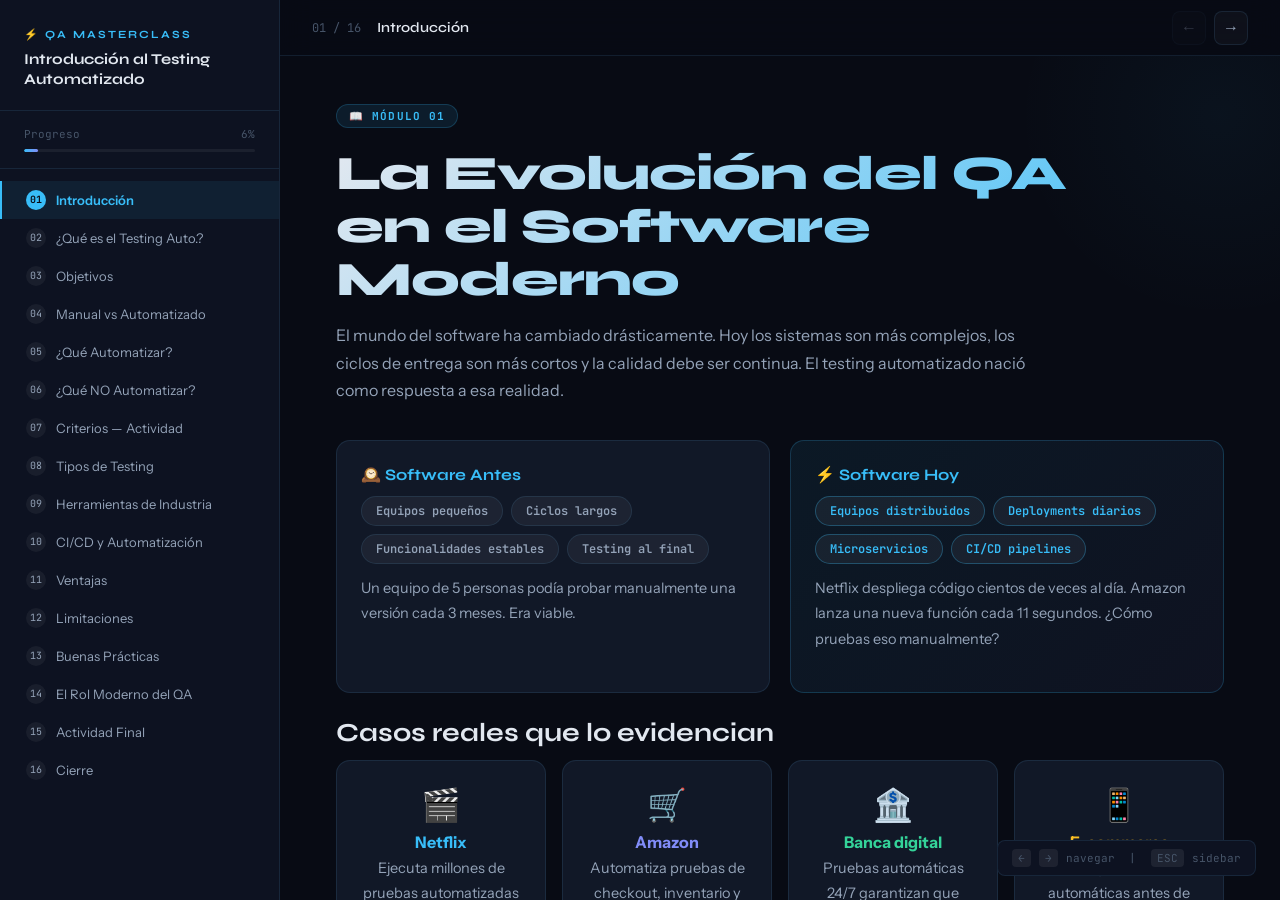
<file: sesion 5/automation-testing 1.html>
<!DOCTYPE html>
<html lang="es">
<head>
<meta charset="UTF-8">
<meta name="viewport" content="width=device-width, initial-scale=1.0">
<title>Introducción al Testing Automatizado — Masterclass</title>
<link href="https://fonts.googleapis.com/css2?family=Syne:wght@400;500;600;700;800&family=JetBrains+Mono:wght@300;400;500&family=Instrument+Sans:ital,wght@0,400;0,500;0,600;1,400&display=swap" rel="stylesheet">
<style>
/* ============================================================
   CSS VARIABLES & RESET
   ============================================================ */
:root {
  --bg-base: #080b14;
  --bg-surface: #0d1221;
  --bg-card: #111827;
  --bg-card2: #151e30;
  --border: rgba(99,179,237,0.12);
  --border-bright: rgba(99,179,237,0.3);
  --accent: #38bdf8;
  --accent2: #818cf8;
  --accent3: #34d399;
  --accent4: #fb7185;
  --accent5: #fbbf24;
  --text-primary: #e2e8f0;
  --text-secondary: #94a3b8;
  --text-muted: #475569;
  --glow: rgba(56,189,248,0.15);
  --glow2: rgba(129,140,248,0.12);
  --sidebar-w: 280px;
  --font-display: 'Syne', sans-serif;
  --font-body: 'Instrument Sans', sans-serif;
  --font-code: 'JetBrains Mono', monospace;
  --radius: 14px;
  --radius-sm: 8px;
}

*, *::before, *::after { box-sizing: border-box; margin: 0; padding: 0; }

html { scroll-behavior: smooth; }

body {
  font-family: var(--font-body);
  background: var(--bg-base);
  color: var(--text-primary);
  display: flex;
  min-height: 100vh;
  overflow: hidden;
}

/* ============================================================
   SIDEBAR
   ============================================================ */
#sidebar {
  width: var(--sidebar-w);
  min-width: var(--sidebar-w);
  background: var(--bg-surface);
  border-right: 1px solid var(--border);
  display: flex;
  flex-direction: column;
  height: 100vh;
  position: fixed;
  left: 0; top: 0;
  z-index: 100;
  transition: transform 0.35s cubic-bezier(0.4,0,0.2,1);
}

.sidebar-header {
  padding: 28px 24px 20px;
  border-bottom: 1px solid var(--border);
}

.sidebar-logo {
  font-family: var(--font-display);
  font-size: 11px;
  font-weight: 700;
  letter-spacing: 0.18em;
  text-transform: uppercase;
  color: var(--accent);
  margin-bottom: 8px;
}

.sidebar-title {
  font-family: var(--font-display);
  font-size: 15px;
  font-weight: 700;
  color: var(--text-primary);
  line-height: 1.35;
}

/* Progress bar */
.progress-wrap {
  padding: 16px 24px;
  border-bottom: 1px solid var(--border);
}
.progress-label {
  display: flex; justify-content: space-between;
  font-size: 11px; color: var(--text-muted);
  font-family: var(--font-code);
  margin-bottom: 8px;
}
.progress-bar {
  height: 3px; background: rgba(255,255,255,0.06);
  border-radius: 99px; overflow: hidden;
}
.progress-fill {
  height: 100%;
  background: linear-gradient(90deg, var(--accent), var(--accent2));
  border-radius: 99px;
  transition: width 0.5s ease;
}

/* Nav items */
.sidebar-nav {
  flex: 1;
  overflow-y: auto;
  padding: 12px 0;
  scrollbar-width: thin;
  scrollbar-color: var(--border) transparent;
}

.nav-section {
  padding: 8px 24px 4px;
  font-size: 9.5px;
  font-weight: 700;
  letter-spacing: 0.14em;
  text-transform: uppercase;
  color: var(--text-muted);
  font-family: var(--font-code);
}

.nav-item {
  display: flex;
  align-items: center;
  gap: 10px;
  padding: 9px 24px;
  cursor: pointer;
  transition: all 0.2s;
  border-left: 2px solid transparent;
  font-size: 13px;
  color: var(--text-secondary);
  position: relative;
}

.nav-item:hover { background: rgba(56,189,248,0.05); color: var(--text-primary); }

.nav-item.active {
  border-left-color: var(--accent);
  background: rgba(56,189,248,0.08);
  color: var(--accent);
  font-weight: 600;
}

.nav-num {
  width: 20px; height: 20px;
  border-radius: 50%;
  background: rgba(255,255,255,0.05);
  display: flex; align-items: center; justify-content: center;
  font-size: 10px;
  font-family: var(--font-code);
  flex-shrink: 0;
  transition: all 0.2s;
}
.nav-item.active .nav-num {
  background: var(--accent);
  color: var(--bg-base);
}
.nav-item.done .nav-num {
  background: rgba(52,211,153,0.15);
  color: var(--accent3);
}

/* ============================================================
   MAIN CONTENT
   ============================================================ */
#main {
  margin-left: var(--sidebar-w);
  flex: 1;
  height: 100vh;
  overflow: hidden;
  position: relative;
}

/* Top bar */
#topbar {
  position: absolute; top: 0; left: 0; right: 0;
  height: 56px;
  background: rgba(8,11,20,0.8);
  backdrop-filter: blur(16px);
  border-bottom: 1px solid var(--border);
  display: flex; align-items: center;
  padding: 0 32px;
  gap: 16px;
  z-index: 50;
}

.topbar-slide-info {
  font-family: var(--font-code);
  font-size: 12px;
  color: var(--text-muted);
}

.topbar-title {
  font-family: var(--font-display);
  font-size: 14px;
  font-weight: 600;
  color: var(--text-primary);
  flex: 1;
  white-space: nowrap;
  overflow: hidden;
  text-overflow: ellipsis;
}

.topbar-nav {
  display: flex; gap: 8px;
}

.btn-nav {
  display: flex; align-items: center; justify-content: center;
  width: 34px; height: 34px;
  border-radius: var(--radius-sm);
  border: 1px solid var(--border);
  background: rgba(255,255,255,0.03);
  color: var(--text-secondary);
  cursor: pointer;
  transition: all 0.2s;
  font-size: 16px;
}
.btn-nav:hover { border-color: var(--border-bright); color: var(--accent); background: rgba(56,189,248,0.06); }
.btn-nav:disabled { opacity: 0.3; cursor: not-allowed; }

/* Slides container */
#slides-wrap {
  position: absolute;
  top: 56px; left: 0; right: 0; bottom: 0;
  overflow-y: auto;
  scrollbar-width: thin;
  scrollbar-color: var(--border) transparent;
}

.slide {
  position: relative;
  isolation: isolate;
  display: none;
  padding: 48px 56px 80px;
  animation: slideIn 0.4s cubic-bezier(0.4,0,0.2,1);
  min-height: calc(100vh - 56px);
}
.slide.active { display: block; }
.slide > *:not(.star-bg){position:relative;z-index:1;}

@keyframes slideIn {
  from { opacity: 0; transform: translateY(18px); }
  to   { opacity: 1; transform: translateY(0); }
}

/* ============================================================
   TYPOGRAPHY
   ============================================================ */
.slide-tag {
  display: inline-flex; align-items: center; gap: 6px;
  padding: 4px 12px;
  border-radius: 99px;
  background: rgba(56,189,248,0.1);
  border: 1px solid rgba(56,189,248,0.2);
  font-size: 11px;
  font-weight: 700;
  letter-spacing: 0.1em;
  text-transform: uppercase;
  color: var(--accent);
  font-family: var(--font-code);
  margin-bottom: 20px;
}

.slide-h1 {
  font-family: var(--font-display);
  font-size: clamp(28px, 4vw, 48px);
  font-weight: 800;
  line-height: 1.1;
  letter-spacing: -0.02em;
  margin-bottom: 16px;
  background: linear-gradient(135deg, var(--text-primary) 0%, var(--accent) 100%);
  -webkit-background-clip: text;
  -webkit-text-fill-color: transparent;
  background-clip: text;
}

.slide-h2 {
  font-family: var(--font-display);
  font-size: clamp(18px, 2.5vw, 26px);
  font-weight: 700;
  margin-bottom: 12px;
  color: var(--text-primary);
}

.slide-h3 {
  font-family: var(--font-display);
  font-size: 16px;
  font-weight: 700;
  color: var(--accent);
  margin-bottom: 10px;
}

.slide-lead {
  font-size: 16px;
  line-height: 1.7;
  color: var(--text-secondary);
  max-width: 720px;
  margin-bottom: 36px;
}

.slide-p {
  font-size: 14.5px;
  line-height: 1.75;
  color: var(--text-secondary);
  margin-bottom: 16px;
}

/* ============================================================
   CARDS & GRIDS
   ============================================================ */
.card {
  background: var(--bg-card);
  border: 1px solid var(--border);
  border-radius: var(--radius);
  padding: 24px;
  transition: all 0.25s;
}
.card:hover { border-color: var(--border-bright); box-shadow: 0 0 24px var(--glow); }

.card-accent {
  background: linear-gradient(135deg, rgba(56,189,248,0.08), rgba(129,140,248,0.06));
  border-color: rgba(56,189,248,0.2);
}

.grid-2 { display: grid; grid-template-columns: 1fr 1fr; gap: 20px; margin-bottom: 24px; }
.grid-3 { display: grid; grid-template-columns: repeat(3, 1fr); gap: 20px; margin-bottom: 24px; }
.grid-4 { display: grid; grid-template-columns: repeat(4, 1fr); gap: 16px; margin-bottom: 24px; }

/* ============================================================
   HIGHLIGHT QUOTE
   ============================================================ */
.quote-block {
  border-left: 3px solid var(--accent);
  background: rgba(56,189,248,0.06);
  border-radius: 0 var(--radius-sm) var(--radius-sm) 0;
  padding: 20px 24px;
  margin: 24px 0;
}
.quote-block p {
  font-family: var(--font-display);
  font-size: 17px;
  font-weight: 600;
  font-style: italic;
  color: var(--text-primary);
  line-height: 1.55;
}

/* ============================================================
   BADGES & TAGS
   ============================================================ */
.badge {
  display: inline-flex; align-items: center;
  padding: 3px 10px;
  border-radius: 99px;
  font-size: 11px; font-weight: 600;
  font-family: var(--font-code);
}
.badge-blue { background: rgba(56,189,248,0.12); color: var(--accent); }
.badge-purple { background: rgba(129,140,248,0.12); color: var(--accent2); }
.badge-green { background: rgba(52,211,153,0.12); color: var(--accent3); }
.badge-red { background: rgba(251,113,133,0.12); color: var(--accent4); }
.badge-yellow { background: rgba(251,191,36,0.12); color: var(--accent5); }

/* ============================================================
   COMPARISON TABLE
   ============================================================ */
.compare-table {
  width: 100%; border-collapse: collapse; font-size: 13.5px;
}
.compare-table th {
  padding: 14px 18px;
  background: rgba(255,255,255,0.04);
  font-family: var(--font-display);
  font-weight: 700;
  font-size: 13px;
  text-align: left;
  border-bottom: 1px solid var(--border);
}
.compare-table td {
  padding: 13px 18px;
  border-bottom: 1px solid rgba(255,255,255,0.04);
  color: var(--text-secondary);
  line-height: 1.55;
}
.compare-table tr:hover td { background: rgba(255,255,255,0.02); }
.th-manual { color: var(--accent4); }
.th-auto { color: var(--accent3); }
.check { color: var(--accent3); font-size: 15px; }
.cross { color: var(--accent4); font-size: 15px; }

/* ============================================================
   FLOW DIAGRAM
   ============================================================ */
.flow {
  display: flex; align-items: center; gap: 0;
  flex-wrap: wrap;
  margin: 24px 0;
}
.flow-step {
  display: flex; flex-direction: column; align-items: center;
  gap: 8px;
}
.flow-box {
  padding: 10px 18px;
  border-radius: var(--radius-sm);
  background: var(--bg-card2);
  border: 1px solid var(--border);
  font-size: 13px;
  font-family: var(--font-display);
  font-weight: 600;
  color: var(--text-primary);
  text-align: center;
  white-space: nowrap;
}
.flow-label {
  font-size: 10px;
  color: var(--text-muted);
  font-family: var(--font-code);
  text-align: center;
}
.flow-arrow {
  font-size: 20px; color: var(--accent);
  padding: 0 10px;
  align-self: flex-start; margin-top: 12px;
}

/* ============================================================
   TOOL CARDS
   ============================================================ */
.tool-card {
  background: var(--bg-card);
  border: 1px solid var(--border);
  border-radius: var(--radius);
  padding: 22px;
  transition: all 0.3s;
  cursor: pointer;
  position: relative;
  overflow: hidden;
}
.tool-card::before {
  content: '';
  position: absolute; top: 0; left: 0; right: 0; height: 2px;
  opacity: 0; transition: opacity 0.3s;
}
.tool-card:hover { transform: translateY(-3px); box-shadow: 0 12px 40px rgba(0,0,0,0.4); }
.tool-card:hover::before { opacity: 1; }
.tool-icon { font-size: 32px; margin-bottom: 14px; }
.tool-name { font-family: var(--font-display); font-size: 17px; font-weight: 800; margin-bottom: 6px; }
.tool-subtitle { font-size: 12px; color: var(--text-muted); margin-bottom: 12px; font-family: var(--font-code); }
.tool-desc { font-size: 13.5px; color: var(--text-secondary); line-height: 1.65; margin-bottom: 14px; }
.tool-tags { display: flex; flex-wrap: wrap; gap: 6px; }

/* selenium */
.tool-selenium::before { background: linear-gradient(90deg, #43a047, #66bb6a); }
.tool-selenium .tool-name { color: #66bb6a; }
/* cypress */
.tool-cypress::before { background: linear-gradient(90deg, #00bcd4, #4dd0e1); }
.tool-cypress .tool-name { color: #4dd0e1; }
/* playwright */
.tool-playwright::before { background: linear-gradient(90deg, var(--accent2), #a78bfa); }
.tool-playwright .tool-name { color: #a78bfa; }
/* postman */
.tool-postman::before { background: linear-gradient(90deg, #ff6c37, #ff8f65); }
.tool-postman .tool-name { color: #ff8f65; }

/* ============================================================
   QUIZ
   ============================================================ */
.quiz-box {
  background: var(--bg-card);
  border: 1px solid var(--border);
  border-radius: var(--radius);
  padding: 28px;
  margin: 24px 0;
}
.quiz-q {
  font-family: var(--font-display);
  font-size: 16px; font-weight: 700;
  color: var(--text-primary);
  margin-bottom: 18px;
}
.quiz-opts { display: flex; flex-direction: column; gap: 10px; }
.quiz-opt {
  padding: 12px 18px;
  border-radius: var(--radius-sm);
  border: 1px solid var(--border);
  background: rgba(255,255,255,0.03);
  cursor: pointer;
  font-size: 14px;
  color: var(--text-secondary);
  transition: all 0.2s;
  display: flex; align-items: center; gap: 10px;
}
.quiz-opt:hover { border-color: var(--border-bright); color: var(--text-primary); background: rgba(56,189,248,0.05); }
.quiz-opt.correct { border-color: var(--accent3) !important; background: rgba(52,211,153,0.1) !important; color: var(--accent3) !important; }
.quiz-opt.wrong { border-color: var(--accent4) !important; background: rgba(251,113,133,0.1) !important; color: var(--accent4) !important; }
.quiz-opt .opt-letter {
  width: 24px; height: 24px; border-radius: 50%;
  background: rgba(255,255,255,0.06);
  display: flex; align-items: center; justify-content: center;
  font-size: 11px; font-weight: 700; font-family: var(--font-code);
  flex-shrink: 0;
}
.quiz-feedback {
  margin-top: 14px; padding: 12px 16px;
  border-radius: var(--radius-sm);
  font-size: 13.5px; display: none;
}
.quiz-feedback.show { display: block; }
.quiz-feedback.ok { background: rgba(52,211,153,0.08); border: 1px solid rgba(52,211,153,0.2); color: var(--accent3); }
.quiz-feedback.nope { background: rgba(251,113,133,0.08); border: 1px solid rgba(251,113,133,0.2); color: var(--accent4); }

/* ============================================================
   INTERACTIVE DECISION
   ============================================================ */
.decision-item {
  background: var(--bg-card);
  border: 1px solid var(--border);
  border-radius: var(--radius);
  padding: 18px 20px;
  display: flex; align-items: center; gap: 16px;
  margin-bottom: 12px;
  transition: border-color 0.2s;
}
.decision-info { flex: 1; }
.decision-name { font-weight: 700; font-size: 14.5px; color: var(--text-primary); margin-bottom: 4px; }
.decision-desc { font-size: 12.5px; color: var(--text-muted); }
.decision-btns { display: flex; gap: 8px; flex-shrink: 0; }
.dec-btn {
  padding: 7px 14px; border-radius: var(--radius-sm);
  border: 1px solid var(--border);
  cursor: pointer; font-size: 12px; font-weight: 700;
  font-family: var(--font-code);
  background: transparent; transition: all 0.2s;
}
.dec-btn.yes { color: var(--accent3); }
.dec-btn.no  { color: var(--accent4); }
.dec-btn.yes:hover, .dec-btn.yes.selected { background: rgba(52,211,153,0.1); border-color: var(--accent3); }
.dec-btn.no:hover,  .dec-btn.no.selected  { background: rgba(251,113,133,0.1); border-color: var(--accent4); }

/* ============================================================
   METRICS
   ============================================================ */
.metric-bar-wrap { margin-bottom: 14px; }
.metric-label-row { display: flex; justify-content: space-between; margin-bottom: 6px; font-size: 13px; color: var(--text-secondary); }
.metric-bar { height: 8px; border-radius: 99px; background: rgba(255,255,255,0.06); overflow: hidden; }
.metric-fill { height: 100%; border-radius: 99px; transition: width 1.5s cubic-bezier(0.4,0,0.2,1); }

/* ============================================================
   ICON BOXES
   ============================================================ */
.icon-box {
  display: flex; align-items: flex-start; gap: 14px;
  padding: 16px 20px;
  border-radius: var(--radius-sm);
  background: rgba(255,255,255,0.03);
  margin-bottom: 10px;
  border: 1px solid var(--border);
}
.icon-box-icon { font-size: 22px; flex-shrink: 0; margin-top: 1px; }
.icon-box-text { flex: 1; }
.icon-box-title { font-weight: 700; font-size: 14px; color: var(--text-primary); margin-bottom: 4px; }
.icon-box-desc { font-size: 13px; color: var(--text-secondary); line-height: 1.6; }

/* ============================================================
   PYRAMID
   ============================================================ */
.pyramid { display: flex; flex-direction: column; align-items: center; gap: 4px; margin: 20px 0; }
.pyramid-level {
  display: flex; align-items: center; justify-content: center;
  border-radius: var(--radius-sm);
  height: 52px;
  font-family: var(--font-display);
  font-weight: 700; font-size: 14px;
  transition: all 0.2s;
  cursor: default;
}
.pyramid-level:hover { filter: brightness(1.15); }

/* ============================================================
   TABS
   ============================================================ */
.tabs-wrap { margin: 24px 0; }
.tab-btns {
  display: flex; gap: 4px;
  border-bottom: 1px solid var(--border);
  margin-bottom: 24px; flex-wrap: wrap;
}
.tab-btn {
  padding: 10px 18px;
  font-family: var(--font-display);
  font-size: 13px; font-weight: 600;
  cursor: pointer;
  color: var(--text-muted);
  border-bottom: 2px solid transparent;
  margin-bottom: -1px;
  transition: all 0.2s;
  background: transparent; border-top: none; border-left: none; border-right: none;
}
.tab-btn:hover { color: var(--text-primary); }
.tab-btn.active { color: var(--accent); border-bottom-color: var(--accent); }
.tab-pane { display: none; }
.tab-pane.active { display: block; animation: slideIn 0.3s ease; }

/* ============================================================
   PRACTICE SECTION (final activity)
   ============================================================ */
.feature-row {
  display: flex; flex-wrap: wrap; gap: 12px;
  margin-bottom: 20px;
}
.feature-chip {
  padding: 10px 18px;
  border-radius: 99px;
  border: 1px solid var(--border);
  font-size: 13px; font-weight: 600;
  cursor: pointer;
  background: var(--bg-card);
  color: var(--text-secondary);
  transition: all 0.25s;
  font-family: var(--font-display);
  position: relative;
}
.feature-chip:hover { border-color: var(--border-bright); color: var(--text-primary); }
.feature-chip.yes { border-color: var(--accent3); background: rgba(52,211,153,0.08); color: var(--accent3); }
.feature-chip.no  { border-color: var(--accent4); background: rgba(251,113,133,0.08); color: var(--accent4); }

/* ============================================================
   CIERRE CALLOUT
   ============================================================ */
.callout {
  background: linear-gradient(135deg, rgba(56,189,248,0.08), rgba(129,140,248,0.06));
  border: 1px solid rgba(56,189,248,0.2);
  border-radius: var(--radius);
  padding: 28px 32px;
  margin: 24px 0;
}
.callout h3 {
  font-family: var(--font-display);
  font-size: 20px; font-weight: 800;
  color: var(--accent);
  margin-bottom: 10px;
}

/* ============================================================
   KEYBOARD HINT
   ============================================================ */
#kb-hint {
  position: fixed; bottom: 24px; right: 24px;
  background: var(--bg-surface);
  border: 1px solid var(--border);
  border-radius: var(--radius-sm);
  padding: 8px 14px;
  font-size: 11px; color: var(--text-muted);
  font-family: var(--font-code);
  display: flex; gap: 8px; align-items: center;
  z-index: 200;
}
kbd {
  background: rgba(255,255,255,0.07);
  border-radius: 4px; padding: 2px 6px;
  font-family: var(--font-code);
}

/* ============================================================
   SCROLLBAR
   ============================================================ */
::-webkit-scrollbar { width: 5px; }
::-webkit-scrollbar-track { background: transparent; }
::-webkit-scrollbar-thumb { background: var(--border); border-radius: 99px; }

/* ============================================================
   RESPONSIVE
   ============================================================ */
@media (max-width: 900px) {
  :root { --sidebar-w: 0px; }
  #sidebar { transform: translateX(-280px); width: 280px; }
  #sidebar.open { transform: translateX(0); }
  #main { margin-left: 0; }
  .slide { padding: 32px 24px 60px; }
  .grid-2, .grid-3, .grid-4 { grid-template-columns: 1fr; }
}

/* Code block */
.code-block {
  background: rgba(0,0,0,0.35);
  border: 1px solid var(--border);
  border-radius: var(--radius-sm);
  padding: 16px 20px;
  font-family: var(--font-code);
  font-size: 12.5px;
  color: #94d2fd;
  overflow-x: auto;
  margin: 16px 0;
  line-height: 1.7;
}
.code-block .kw { color: #c792ea; }
.code-block .str { color: #c3e88d; }
.code-block .cm { color: #546e7a; font-style: italic; }

/* Star decoration */
.star-bg {
  position: absolute; top: 0; right: 0; width: 300px; height: 300px;
  z-index: 0;
  pointer-events: none; opacity: 0.35;
  background: radial-gradient(circle at 80% 20%, rgba(56,189,248,0.12), transparent 60%);
}

/* Separator */
.sep { height: 1px; background: var(--border); margin: 32px 0; }

/* Pill chips row */
.chips-row { display: flex; flex-wrap: wrap; gap: 8px; margin: 12px 0; }
.chip {
  padding: 6px 14px; border-radius: 99px;
  font-size: 12px; font-weight: 600; font-family: var(--font-code);
  background: rgba(255,255,255,0.05); border: 1px solid var(--border);
  color: var(--text-secondary);
}
</style>
</head>
<body>

<!-- ============================
     SIDEBAR
     ============================ -->
<nav id="sidebar">
  <div class="sidebar-header">
    <div class="sidebar-logo">⚡ QA Masterclass</div>
    <div class="sidebar-title">Introducción al Testing Automatizado</div>
  </div>
  <div class="progress-wrap">
    <div class="progress-label">
      <span>Progreso</span>
      <span id="progress-pct">0%</span>
    </div>
    <div class="progress-bar"><div class="progress-fill" id="progress-fill" style="width:0%"></div></div>
  </div>
  <div class="sidebar-nav" id="nav-list">
    <!-- generated by JS -->
  </div>
</nav>

<!-- ============================
     MAIN
     ============================ -->
<main id="main">
  <div id="topbar">
    <span class="topbar-slide-info" id="slide-counter">01 / 16</span>
    <span class="topbar-title" id="topbar-title">Introducción</span>
    <div class="topbar-nav">
      <button class="btn-nav" id="btn-prev" onclick="goPrev()" title="Anterior (←)">&#8592;</button>
      <button class="btn-nav" id="btn-next" onclick="goNext()" title="Siguiente (→)">&#8594;</button>
    </div>
  </div>

  <div id="slides-wrap">

    <!-- =============================================
         SLIDE 1 — INTRODUCCIÓN
         ============================================= -->
    <section class="slide active" data-slide="0" data-title="Introducción">
      <div class="star-bg"></div>
      <div class="slide-tag">📖 Módulo 01</div>
      <h1 class="slide-h1">La Evolución del QA<br>en el Software Moderno</h1>
      <p class="slide-lead">El mundo del software ha cambiado drásticamente. Hoy los sistemas son más complejos, los ciclos de entrega son más cortos y la calidad debe ser continua. El testing automatizado nació como respuesta a esa realidad.</p>

      <div class="grid-2">
        <div class="card">
          <div class="slide-h3">🕰️ Software Antes</div>
          <div class="chips-row">
            <span class="chip">Equipos pequeños</span>
            <span class="chip">Ciclos largos</span>
            <span class="chip">Funcionalidades estables</span>
            <span class="chip">Testing al final</span>
          </div>
          <p class="slide-p" style="margin-top:12px">Un equipo de 5 personas podía probar manualmente una versión cada 3 meses. Era viable.</p>
        </div>
        <div class="card card-accent">
          <div class="slide-h3">⚡ Software Hoy</div>
          <div class="chips-row">
            <span class="chip" style="border-color:rgba(56,189,248,0.3);color:var(--accent)">Equipos distribuidos</span>
            <span class="chip" style="border-color:rgba(56,189,248,0.3);color:var(--accent)">Deployments diarios</span>
            <span class="chip" style="border-color:rgba(56,189,248,0.3);color:var(--accent)">Microservicios</span>
            <span class="chip" style="border-color:rgba(56,189,248,0.3);color:var(--accent)">CI/CD pipelines</span>
          </div>
          <p class="slide-p" style="margin-top:12px">Netflix despliega código cientos de veces al día. Amazon lanza una nueva función cada 11 segundos. ¿Cómo pruebas eso manualmente?</p>
        </div>
      </div>

      <div class="slide-h2">Casos reales que lo evidencian</div>
      <div class="grid-4">
        <div class="card" style="text-align:center">
          <div style="font-size:32px;margin-bottom:8px">🎬</div>
          <div style="font-weight:700;color:var(--accent);margin-bottom:4px">Netflix</div>
          <div class="slide-p">Ejecuta millones de pruebas automatizadas por semana en su plataforma de streaming global.</div>
        </div>
        <div class="card" style="text-align:center">
          <div style="font-size:32px;margin-bottom:8px">🛒</div>
          <div style="font-weight:700;color:var(--accent2);margin-bottom:4px">Amazon</div>
          <div class="slide-p">Automatiza pruebas de checkout, inventario y pagos para garantizar cero interrupciones.</div>
        </div>
        <div class="card" style="text-align:center">
          <div style="font-size:32px;margin-bottom:8px">🏦</div>
          <div style="font-weight:700;color:var(--accent3);margin-bottom:4px">Banca digital</div>
          <div class="slide-p">Pruebas automáticas 24/7 garantizan que transacciones millonarias no fallen nunca.</div>
        </div>
        <div class="card" style="text-align:center">
          <div style="font-size:32px;margin-bottom:8px">📱</div>
          <div style="font-weight:700;color:var(--accent5);margin-bottom:4px">E-commerce</div>
          <div class="slide-p">Regresiones automáticas antes de cada Black Friday para evitar pérdidas millonarias.</div>
        </div>
      </div>

      <div class="quote-block">
        <p>"El testing manual sigue siendo importante, pero ya no es suficiente por sí solo."</p>
      </div>

      <div class="card" style="max-width:560px">
        <div class="slide-h3">⚠️ El Problema del Testing Manual a Gran Escala</div>
        <div class="icon-box">
          <span class="icon-box-icon">⏱️</span>
          <div class="icon-box-text">
            <div class="icon-box-title">Demasiado lento</div>
            <div class="icon-box-desc">Probar 500 funcionalidades manualmente toma semanas. Los negocios no pueden esperar.</div>
          </div>
        </div>
        <div class="icon-box">
          <span class="icon-box-icon">🔄</span>
          <div class="icon-box-text">
            <div class="icon-box-title">No es repetible</div>
            <div class="icon-box-desc">Cada vez que hay un cambio, hay que repetir todo. Los humanos se cansan y cometen errores.</div>
          </div>
        </div>
        <div class="icon-box">
          <span class="icon-box-icon">💸</span>
          <div class="icon-box-text">
            <div class="icon-box-title">Costoso a escala</div>
            <div class="icon-box-desc">Contratar testers para cubrir miles de casos es económicamente inviable.</div>
          </div>
        </div>
      </div>
    </section>

    <!-- =============================================
         SLIDE 2 — QUÉ ES
         ============================================= -->
    <section class="slide" data-slide="1" data-title="¿Qué es el Testing Automatizado?">
      <div class="slide-tag">🤖 Módulo 02</div>
      <h1 class="slide-h1">¿Qué es el Testing<br>Automatizado?</h1>
      <p class="slide-lead">El testing automatizado es el proceso de usar herramientas y scripts para ejecutar pruebas de software de forma automática, sin intervención humana directa durante la ejecución.</p>

      <div class="card card-accent" style="max-width:700px;margin-bottom:28px">
        <div class="slide-h3">📌 Definición formal</div>
        <p class="slide-p">Es el uso de software especializado para controlar la ejecución de pruebas, comparar resultados reales con resultados esperados, y reportar el estado de las pruebas, todo de manera sistemática y repetible.</p>
      </div>

      <div class="slide-h2">¿Qué implica automatizar?</div>
      <div class="flow" style="flex-wrap:wrap;gap:8px;justify-content:center;margin:28px 0">
        <div class="flow-step">
          <div class="flow-box" style="border-color:rgba(56,189,248,0.3);background:rgba(56,189,248,0.07)">🎯 Diseñar</div>
          <div class="flow-label">pruebas<br>automatizables</div>
        </div>
        <div class="flow-arrow">→</div>
        <div class="flow-step">
          <div class="flow-box">📝 Escribir</div>
          <div class="flow-label">scripts de<br>prueba</div>
        </div>
        <div class="flow-arrow">→</div>
        <div class="flow-step">
          <div class="flow-box">⚙️ Configurar</div>
          <div class="flow-label">entorno de<br>ejecución</div>
        </div>
        <div class="flow-arrow">→</div>
        <div class="flow-step">
          <div class="flow-box">▶️ Ejecutar</div>
          <div class="flow-label">pruebas<br>automáticas</div>
        </div>
        <div class="flow-arrow">→</div>
        <div class="flow-step">
          <div class="flow-box">✅ Validar</div>
          <div class="flow-label">resultados<br>esperados</div>
        </div>
        <div class="flow-arrow">→</div>
        <div class="flow-step">
          <div class="flow-box" style="border-color:rgba(129,140,248,0.3);background:rgba(129,140,248,0.07)">📊 Reportar</div>
          <div class="flow-label">estado del<br>sistema</div>
        </div>
      </div>

      <div class="grid-2">
        <div>
          <div class="slide-h2">Ejemplo concreto</div>
          <p class="slide-p">Imagina que tienes un formulario de login. Manualmente un tester lo prueba 1 vez. Con automatización, ese mismo test se ejecuta con 50 combinaciones de datos, en 5 navegadores, en cada commit del desarrollador.</p>
          <div class="code-block">
<span class="cm">// Test automatizado de login (Cypress)</span>
<span class="kw">describe</span>(<span class="str">'Login Form'</span>, () => {
  <span class="kw">it</span>(<span class="str">'should login with valid credentials'</span>, () => {
    cy.visit(<span class="str">'/login'</span>)
    cy.get(<span class="str">'#email'</span>).type(<span class="str">'user@test.com'</span>)
    cy.get(<span class="str">'#password'</span>).type(<span class="str">'secret123'</span>)
    cy.get(<span class="str">'[data-cy=submit]'</span>).click()
    cy.url().should(<span class="str">'include'</span>, <span class="str">'/dashboard'</span>)
  })
})</div>
        </div>
        <div>
          <div class="slide-h2">Lo que no es</div>
          <div class="icon-box" style="border-color:rgba(251,113,133,0.2)">
            <span class="icon-box-icon">❌</span>
            <div class="icon-box-text">
              <div class="icon-box-title" style="color:var(--accent4)">No es magia</div>
              <div class="icon-box-desc">Alguien debe diseñar, escribir y mantener los tests. No se automatiza solo.</div>
            </div>
          </div>
          <div class="icon-box" style="border-color:rgba(251,113,133,0.2)">
            <span class="icon-box-icon">❌</span>
            <div class="icon-box-text">
              <div class="icon-box-title" style="color:var(--accent4)">No reemplaza el juicio humano</div>
              <div class="icon-box-desc">Los scripts validan lo que se les programó. No detectan problemas inesperados de UX.</div>
            </div>
          </div>
          <div class="icon-box" style="border-color:rgba(251,113,133,0.2)">
            <span class="icon-box-icon">❌</span>
            <div class="icon-box-text">
              <div class="icon-box-title" style="color:var(--accent4)">No es gratis</div>
              <div class="icon-box-desc">Requiere inversión inicial en tiempo, herramientas y conocimiento técnico.</div>
            </div>
          </div>
        </div>
      </div>
    </section>

    <!-- =============================================
         SLIDE 3 — OBJETIVOS
         ============================================= -->
    <section class="slide" data-slide="2" data-title="Objetivos del Testing Automatizado">
      <div class="slide-tag">🎯 Módulo 03</div>
      <h1 class="slide-h1">Objetivos del Testing<br>Automatizado</h1>
      <p class="slide-lead">La automatización no es un fin en sí mismo. Tiene objetivos claros que justifican la inversión y el esfuerzo técnico.</p>

      <div class="grid-3">
        <div class="card">
          <div style="font-size:36px;margin-bottom:12px">⚡</div>
          <div class="slide-h3">Eficiencia</div>
          <p class="slide-p">Ejecutar cientos de pruebas en minutos, no días. Liberar al equipo de trabajo repetitivo para enfocarse en análisis crítico.</p>
        </div>
        <div class="card">
          <div style="font-size:36px;margin-bottom:12px">🛡️</div>
          <div class="slide-h3">Calidad Continua</div>
          <p class="slide-p">Detectar regresiones apenas se introduce un bug. El sistema siempre está siendo validado, no solo antes del release.</p>
        </div>
        <div class="card">
          <div style="font-size:36px;margin-bottom:12px">🌐</div>
          <div class="slide-h3">Cobertura Amplia</div>
          <p class="slide-p">Probar miles de combinaciones, múltiples navegadores, sistemas operativos y dispositivos simultáneamente.</p>
        </div>
        <div class="card">
          <div style="font-size:36px;margin-bottom:12px">🎯</div>
          <div class="slide-h3">Precisión</div>
          <p class="slide-p">Eliminar errores humanos por cansancio o distracción. Una máquina ejecuta el mismo test de la misma forma siempre.</p>
        </div>
        <div class="card">
          <div style="font-size:36px;margin-bottom:12px">🔁</div>
          <div class="slide-h3">Repetibilidad</div>
          <p class="slide-p">El mismo test puede ejecutarse infinitas veces sin degradación. Ideal para regresiones y validaciones frecuentes.</p>
        </div>
        <div class="card">
          <div style="font-size:36px;margin-bottom:12px">💰</div>
          <div class="slide-h3">Reducción de Costos</div>
          <p class="slide-p">A largo plazo, el costo por ejecución de test cae drásticamente. ROI positivo después de la inversión inicial.</p>
        </div>
      </div>

      <div class="slide-h2" style="margin-top:8px">Métricas que mejoran con automatización</div>
      <div class="card" style="max-width:600px">
        <div class="metric-bar-wrap">
          <div class="metric-label-row"><span>Velocidad de ejecución</span><span style="color:var(--accent3)">10x más rápido</span></div>
          <div class="metric-bar"><div class="metric-fill" style="width:0%;background:linear-gradient(90deg,var(--accent3),#86efac)" data-target="92"></div></div>
        </div>
        <div class="metric-bar-wrap">
          <div class="metric-label-row"><span>Cobertura de regresión</span><span style="color:var(--accent)">85% → 98%</span></div>
          <div class="metric-bar"><div class="metric-fill" style="width:0%;background:linear-gradient(90deg,var(--accent),#7dd3fc)" data-target="98"></div></div>
        </div>
        <div class="metric-bar-wrap">
          <div class="metric-label-row"><span>Tiempo de feedback al dev</span><span style="color:var(--accent2)">60% reducción</span></div>
          <div class="metric-bar"><div class="metric-fill" style="width:0%;background:linear-gradient(90deg,var(--accent2),#c4b5fd)" data-target="60"></div></div>
        </div>
        <div class="metric-bar-wrap">
          <div class="metric-label-row"><span>Errores en producción</span><span style="color:var(--accent5)">40% menos</span></div>
          <div class="metric-bar"><div class="metric-fill" style="width:0%;background:linear-gradient(90deg,var(--accent5),#fde68a)" data-target="40"></div></div>
        </div>
      </div>
    </section>

    <!-- =============================================
         SLIDE 4 — MANUAL vs AUTOMATIZADO
         ============================================= -->
    <section class="slide" data-slide="3" data-title="Manual vs Automatizado">
      <div class="slide-tag">⚖️ Módulo 04</div>
      <h1 class="slide-h1">Testing Manual<br>vs Automatizado</h1>
      <p class="slide-lead">No se trata de elegir uno u otro. Son enfoques complementarios que cubren necesidades distintas en el ciclo de calidad.</p>

      <div class="sep"></div>

      <div style="overflow-x:auto;margin-bottom:28px;border-radius:var(--radius);overflow:hidden;border:1px solid var(--border)">
        <table class="compare-table">
          <thead>
            <tr>
              <th style="width:30%">Criterio</th>
              <th class="th-manual">🧑 Testing Manual</th>
              <th class="th-auto">🤖 Testing Automatizado</th>
            </tr>
          </thead>
          <tbody>
            <tr><td><strong>Velocidad</strong></td><td>Lento — depende del tester</td><td>Muy rápido — segundos/minutos</td></tr>
            <tr><td><strong>Repetibilidad</strong></td><td>Variable, propensa a error humano</td><td>100% consistente cada vez</td></tr>
            <tr><td><strong>Costo inicial</strong></td><td>Bajo — solo tiempo humano</td><td>Alto — herramientas y desarrollo</td></tr>
            <tr><td><strong>Costo a largo plazo</strong></td><td>Alto — escala con equipo</td><td>Bajo — costo marginal casi cero</td></tr>
            <tr><td><strong>Flexibilidad</strong></td><td>Alta — el humano adapta el test</td><td>Baja — solo hace lo programado</td></tr>
            <tr><td><strong>Exploración</strong></td><td>Excelente — detecta lo inesperado</td><td>Nula — sin creatividad</td></tr>
            <tr><td><strong>UX / usabilidad</strong></td><td>Ideal — percepción humana</td><td>No puede evaluar</td></tr>
            <tr><td><strong>Regresión</strong></td><td>Difícil de escalar</td><td>Ideal — ejecución automática</td></tr>
            <tr><td><strong>CI/CD</strong></td><td>No integrable fácilmente</td><td>Perfectamente integrable</td></tr>
            <tr><td><strong>Mantenimiento</strong></td><td>Bajo — el tester se adapta</td><td>Alto — scripts deben actualizarse</td></tr>
          </tbody>
        </table>
      </div>

      <div class="quote-block">
        <p>"No se reemplazan — se complementan. El mejor equipo de QA usa ambos enfoques estratégicamente."</p>
      </div>

      <div class="slide-h2">¿Qué haría manual? ¿Qué automatizaría?</div>
      <div class="grid-2">
        <div class="card" style="border-color:rgba(251,113,133,0.2)">
          <div class="slide-h3" style="color:var(--accent4)">🧑 Haría manual</div>
          <div class="icon-box">
            <span class="icon-box-icon">🎨</span>
            <div class="icon-box-text"><div class="icon-box-title">Evaluación de UX</div><div class="icon-box-desc">¿La interfaz se ve bien? ¿El flujo es intuitivo?</div></div>
          </div>
          <div class="icon-box">
            <span class="icon-box-icon">🔍</span>
            <div class="icon-box-text"><div class="icon-box-title">Testing exploratorio</div><div class="icon-box-desc">Encontrar bugs inesperados navegando libremente</div></div>
          </div>
          <div class="icon-box">
            <span class="icon-box-icon">🆕</span>
            <div class="icon-box-text"><div class="icon-box-title">Funciones nuevas e inestables</div><div class="icon-box-desc">Aún en desarrollo, cambios frecuentes</div></div>
          </div>
        </div>
        <div class="card" style="border-color:rgba(52,211,153,0.2)">
          <div class="slide-h3" style="color:var(--accent3)">🤖 Automatizaría</div>
          <div class="icon-box">
            <span class="icon-box-icon">🔄</span>
            <div class="icon-box-text"><div class="icon-box-title">Pruebas de regresión</div><div class="icon-box-desc">Validar que nada se rompió con el nuevo código</div></div>
          </div>
          <div class="icon-box">
            <span class="icon-box-icon">🌐</span>
            <div class="icon-box-text"><div class="icon-box-title">Pruebas cross-browser</div><div class="icon-box-desc">Ejecutar el mismo test en Chrome, Firefox, Safari</div></div>
          </div>
          <div class="icon-box">
            <span class="icon-box-icon">🔌</span>
            <div class="icon-box-text"><div class="icon-box-title">Testing de APIs</div><div class="icon-box-desc">Validar endpoints, respuestas y contratos</div></div>
          </div>
        </div>
      </div>
    </section>

    <!-- =============================================
         SLIDE 5 — QUÉ AUTOMATIZAR
         ============================================= -->
    <section class="slide" data-slide="4" data-title="¿Qué Automatizar?">
      <div class="slide-tag">✅ Módulo 05</div>
      <h1 class="slide-h1">¿Qué se debe<br>Automatizar?</h1>
      <p class="slide-lead">No todo merece ser automatizado. Los mejores candidatos son aquellos tests que se repiten frecuentemente, son críticos para el negocio y representan áreas estables del sistema.</p>

      <div class="grid-2">
        <div>
          <div class="slide-h2">Candidatos ideales</div>
          <div class="icon-box" style="border-color:rgba(52,211,153,0.2)">
            <span class="icon-box-icon">🔁</span>
            <div class="icon-box-text"><div class="icon-box-title">Pruebas de regresión</div><div class="icon-box-desc">Todo lo que se prueba en cada release: login, checkout, búsqueda, pagos. Se ejecutan cientos de veces.</div></div>
          </div>
          <div class="icon-box" style="border-color:rgba(52,211,153,0.2)">
            <span class="icon-box-icon">🔌</span>
            <div class="icon-box-text"><div class="icon-box-title">Testing de APIs</div><div class="icon-box-desc">Validación de endpoints: status codes, payloads, tiempos de respuesta, autenticación. Alta ROI.</div></div>
          </div>
          <div class="icon-box" style="border-color:rgba(52,211,153,0.2)">
            <span class="icon-box-icon">📊</span>
            <div class="icon-box-text"><div class="icon-box-title">Validaciones de datos</div><div class="icon-box-desc">Campos obligatorios, formatos, rangos válidos. Tests repetitivos que un humano hace igual cada vez.</div></div>
          </div>
          <div class="icon-box" style="border-color:rgba(52,211,153,0.2)">
            <span class="icon-box-icon">⚡</span>
            <div class="icon-box-text"><div class="icon-box-title">Tests de performance</div><div class="icon-box-desc">Carga, stress, volumen. Simular miles de usuarios simultáneos. Imposible hacer manual.</div></div>
          </div>
          <div class="icon-box" style="border-color:rgba(52,211,153,0.2)">
            <span class="icon-box-icon">🌐</span>
            <div class="icon-box-text"><div class="icon-box-title">Cross-browser/device</div><div class="icon-box-desc">Ejecutar el mismo flujo en múltiples navegadores y resoluciones en paralelo.</div></div>
          </div>
        </div>
        <div>
          <div class="slide-h2">Criterios de selección</div>
          <div class="card card-accent">
            <div class="metric-bar-wrap">
              <div class="metric-label-row"><span>Frecuencia de ejecución</span><span style="color:var(--accent)">Alta = automatizar</span></div>
              <div class="metric-bar"><div class="metric-fill" style="width:85%;background:linear-gradient(90deg,var(--accent),#7dd3fc)"></div></div>
            </div>
            <div class="metric-bar-wrap">
              <div class="metric-label-row"><span>Criticidad para el negocio</span><span style="color:var(--accent3)">Alta = automatizar</span></div>
              <div class="metric-bar"><div class="metric-fill" style="width:90%;background:linear-gradient(90deg,var(--accent3),#86efac)"></div></div>
            </div>
            <div class="metric-bar-wrap">
              <div class="metric-label-row"><span>Estabilidad del flujo</span><span style="color:var(--accent2)">Alta = automatizar</span></div>
              <div class="metric-bar"><div class="metric-fill" style="width:75%;background:linear-gradient(90deg,var(--accent2),#c4b5fd)"></div></div>
            </div>
            <div class="metric-bar-wrap">
              <div class="metric-label-row"><span>Volumen de datos/casos</span><span style="color:var(--accent5)">Alto = automatizar</span></div>
              <div class="metric-bar"><div class="metric-fill" style="width:80%;background:linear-gradient(90deg,var(--accent5),#fde68a)"></div></div>
            </div>
          </div>
          <div class="quote-block" style="margin-top:20px">
            <p>"Automatiza lo que se repite. Preserva el juicio humano para lo que requiere creatividad."</p>
          </div>
        </div>
      </div>
    </section>

    <!-- =============================================
         SLIDE 6 — QUÉ NO AUTOMATIZAR
         ============================================= -->
    <section class="slide" data-slide="5" data-title="¿Qué NO Automatizar?">
      <div class="slide-tag">❌ Módulo 06</div>
      <h1 class="slide-h1">¿Qué NO debería<br>Automatizarse?</h1>
      <p class="slide-lead">Automatizar sin criterio es uno de los errores más costosos en QA. No todo test representa un buen candidato para automatización.</p>

      <div class="grid-2" style="margin-bottom:28px">
        <div class="card" style="border-color:rgba(251,113,133,0.2)">
          <div style="font-size:28px;margin-bottom:10px">🔍</div>
          <div class="slide-h3" style="color:var(--accent4)">Pruebas Exploratorias</div>
          <p class="slide-p">El testing exploratorio requiere creatividad, intuición y adaptación en tiempo real. Un script no puede "improvisar" para descubrir bugs inesperados.</p>
          <div class="badge badge-red">Requiere criterio humano</div>
        </div>
        <div class="card" style="border-color:rgba(251,113,133,0.2)">
          <div style="font-size:28px;margin-bottom:10px">🎨</div>
          <div class="slide-h3" style="color:var(--accent4)">UX y Usabilidad Compleja</div>
          <p class="slide-p">¿El botón está en el lugar correcto? ¿El flujo se siente natural? ¿Los colores generan confianza? Esto lo evalúa un humano, no un script.</p>
          <div class="badge badge-red">Percepción subjetiva</div>
        </div>
        <div class="card" style="border-color:rgba(251,113,133,0.2)">
          <div style="font-size:28px;margin-bottom:10px">🚧</div>
          <div class="slide-h3" style="color:var(--accent4)">Funcionalidades Temporales</div>
          <p class="slide-p">Una feature que cambiará en 2 semanas no vale la pena automatizar. El costo de mantener el script supera el beneficio.</p>
          <div class="badge badge-red">ROI negativo</div>
        </div>
        <div class="card" style="border-color:rgba(251,113,133,0.2)">
          <div style="font-size:28px;margin-bottom:10px">🌊</div>
          <div class="slide-h3" style="color:var(--accent4)">Sistemas Inestables</div>
          <p class="slide-p">Si el sistema cambia constantemente, los tests automatizados se romperán en cada sprint. El equipo pierde tiempo manteniendo scripts en vez de crear valor.</p>
          <div class="badge badge-red">Alta tasa de fallos</div>
        </div>
      </div>

      <div class="slide-h2">Análisis Costo vs Beneficio</div>
      <div class="card card-accent">
        <p class="slide-p">Antes de automatizar, pregúntate:</p>
        <div class="grid-3">
          <div style="text-align:center;padding:16px">
            <div style="font-size:28px;margin-bottom:8px">📅</div>
            <div style="font-weight:700;color:var(--text-primary);margin-bottom:6px">¿Cuántas veces<br>se ejecuta?</div>
            <div style="font-size:12px;color:var(--text-muted)">Si es menos de 10 veces totales, quizás no vale</div>
          </div>
          <div style="text-align:center;padding:16px;border-left:1px solid var(--border);border-right:1px solid var(--border)">
            <div style="font-size:28px;margin-bottom:8px">🔧</div>
            <div style="font-weight:700;color:var(--text-primary);margin-bottom:6px">¿Cuánto cuesta<br>mantenerlo?</div>
            <div style="font-size:12px;color:var(--text-muted)">Tests frágiles cuestan más que ejecutar manual</div>
          </div>
          <div style="text-align:center;padding:16px">
            <div style="font-size:28px;margin-bottom:8px">💡</div>
            <div style="font-weight:700;color:var(--text-primary);margin-bottom:6px">¿Qué se gana<br>realmente?</div>
            <div style="font-size:12px;color:var(--text-muted)">Velocidad, cobertura, confianza — cuantifícalo</div>
          </div>
        </div>
      </div>

      <div class="quote-block">
        <p>"Automatizar mal es peor que no automatizar. Un suite de tests frágiles genera desconfianza y desperdicia tiempo del equipo."</p>
      </div>
    </section>

    <!-- =============================================
         SLIDE 7 — CRITERIOS INTERACTIVOS
         ============================================= -->
    <section class="slide" data-slide="6" data-title="Criterios para Automatizar">
      <div class="slide-tag">🎮 Módulo 07 — Actividad Interactiva</div>
      <h1 class="slide-h1">¿Automatizarías<br>esta prueba?</h1>
      <p class="slide-lead">Analiza cada escenario y decide si debería automatizarse o no. Considera frecuencia, criticidad, estabilidad y costo.</p>

      <div id="decision-list">
        <!-- generated by JS -->
      </div>
      <div id="decision-result" style="display:none" class="callout">
        <h3 id="decision-score"></h3>
        <p id="decision-msg" class="slide-p"></p>
      </div>
      <button onclick="checkDecisions()" style="margin-top:20px;padding:12px 28px;border-radius:var(--radius-sm);background:var(--accent);color:var(--bg-base);font-weight:700;font-family:var(--font-display);font-size:14px;cursor:pointer;border:none">
        Ver análisis ✨
      </button>
    </section>

    <!-- =============================================
         SLIDE 8 — TIPOS DE TESTING
         ============================================= -->
    <section class="slide" data-slide="7" data-title="Tipos de Testing Automatizado">
      <div class="slide-tag">🧩 Módulo 08</div>
      <h1 class="slide-h1">Tipos de Testing<br>Automatizado</h1>
      <p class="slide-lead">La pirámide de testing define cómo distribuir los esfuerzos de automatización para maximizar la cobertura con el menor costo posible.</p>

      <div class="pyramid">
        <div class="pyramid-level" style="width:220px;background:rgba(251,113,133,0.12);border:1px solid rgba(251,113,133,0.3);color:var(--accent4)">
          🖥️ E2E / UI Tests
        </div>
        <div class="pyramid-level" style="width:320px;background:rgba(129,140,248,0.1);border:1px solid rgba(129,140,248,0.3);color:var(--accent2)">
          🔗 Integration Tests
        </div>
        <div class="pyramid-level" style="width:440px;background:rgba(52,211,153,0.1);border:1px solid rgba(52,211,153,0.3);color:var(--accent3)">
          ⚙️ Unit Tests — Base sólida
        </div>
      </div>
      <p style="text-align:center;font-size:12px;color:var(--text-muted);margin-bottom:28px;font-family:var(--font-code)">Mayor cantidad abajo → menor costo y mayor velocidad</p>

      <div class="tabs-wrap">
        <div class="tab-btns">
          <button class="tab-btn active" onclick="switchTab(this,'t-unit')">⚙️ Unit Tests</button>
          <button class="tab-btn" onclick="switchTab(this,'t-integration')">🔗 Integration</button>
          <button class="tab-btn" onclick="switchTab(this,'t-api')">🔌 API Testing</button>
          <button class="tab-btn" onclick="switchTab(this,'t-ui')">🖥️ UI / E2E</button>
          <button class="tab-btn" onclick="switchTab(this,'t-regression')">🔄 Regression</button>
        </div>

        <div class="tab-pane active" id="t-unit">
          <div class="grid-2">
            <div>
              <div class="slide-h2">Unit Tests</div>
              <p class="slide-p">Prueban la unidad mínima de código: una función, un método, una clase. Son rápidos, baratos y forman la base de cualquier suite sólida.</p>
              <div class="chips-row"><span class="chip">Muy rápidos (ms)</span><span class="chip">Sin dependencias</span><span class="chip">Alta cantidad</span></div>
            </div>
            <div class="code-block">
<span class="cm">// Unit test — función de descuento</span>
<span class="kw">test</span>(<span class="str">'applies 20% discount'</span>, () => {
  <span class="kw">const</span> result = calculateDiscount(100, 20)
  expect(result).toBe(80)
})

<span class="kw">test</span>(<span class="str">'throws on negative price'</span>, () => {
  expect(() => calculateDiscount(-10, 20))
    .toThrow(<span class="str">'Invalid price'</span>)
})</div>
          </div>
        </div>

        <div class="tab-pane" id="t-integration">
          <div class="grid-2">
            <div>
              <div class="slide-h2">Integration Tests</div>
              <p class="slide-p">Validan que múltiples componentes funcionen correctamente juntos: servicios, bases de datos, APIs internas. Detectan problemas de contrato entre módulos.</p>
              <div class="chips-row"><span class="chip">Medianos (segundos)</span><span class="chip">Con dependencias reales</span><span class="chip">Cobertura moderada</span></div>
            </div>
            <div>
              <div class="flow" style="flex-direction:column;align-items:flex-start;gap:10px">
                <div class="flow-box" style="width:100%">🧩 Componente A</div>
                <div style="color:var(--accent);font-size:20px;padding-left:20px">↕️</div>
                <div class="flow-box" style="width:100%">🔌 API / Service</div>
                <div style="color:var(--accent);font-size:20px;padding-left:20px">↕️</div>
                <div class="flow-box" style="width:100%">🗄️ Base de Datos</div>
              </div>
            </div>
          </div>
        </div>

        <div class="tab-pane" id="t-api">
          <div class="grid-2">
            <div>
              <div class="slide-h2">API Testing</div>
              <p class="slide-p">Valida los endpoints de la aplicación: status codes correctos, estructura del payload, tiempos de respuesta, autenticación y autorización.</p>
              <div class="chips-row"><span class="chip">Muy confiable</span><span class="chip">Sin UI frágil</span><span class="chip">Alto ROI</span></div>
              <p class="slide-p">Son más estables que los tests de UI porque no dependen del HTML/CSS de la interfaz. Cambia la UI, el API sigue igual.</p>
            </div>
            <div class="code-block">
<span class="cm"># Test de API con Postman/Newman</span>
GET /api/users/123

<span class="cm">// Assertions automáticas:</span>
pm.test(<span class="str">"Status 200"</span>, () =>
  pm.response.to.have.status(200)
)
pm.test(<span class="str">"Has userId"</span>, () => {
  <span class="kw">const</span> data = pm.response.json()
  pm.expect(data).to.have.property(<span class="str">'id'</span>)
})</div>
          </div>
        </div>

        <div class="tab-pane" id="t-ui">
          <div class="grid-2">
            <div>
              <div class="slide-h2">UI / E2E Tests</div>
              <p class="slide-p">Simulan las acciones de un usuario real: clicks, escritura, navegación. Prueban el sistema completo de principio a fin.</p>
              <div class="chips-row"><span class="chip" style="color:var(--accent4);border-color:rgba(251,113,133,0.3)">Lentos</span><span class="chip" style="color:var(--accent4);border-color:rgba(251,113,133,0.3)">Frágiles</span><span class="chip" style="color:var(--accent3);border-color:rgba(52,211,153,0.3)">Alta confianza</span></div>
              <p class="slide-p" style="margin-top:12px">Son los más costosos de mantener pero los más cercanos a la experiencia real del usuario. Úsalos para flujos críticos.</p>
            </div>
            <div class="flow" style="flex-direction:column;align-items:flex-start;gap:8px">
              <div class="flow-box" style="width:100%;border-color:rgba(56,189,248,0.3)">1. Abrir navegador</div>
              <div class="flow-box" style="width:100%">2. Navegar a /login</div>
              <div class="flow-box" style="width:100%">3. Ingresar credenciales</div>
              <div class="flow-box" style="width:100%">4. Click en "Entrar"</div>
              <div class="flow-box" style="width:100%">5. Verificar dashboard</div>
              <div class="flow-box" style="width:100%;border-color:rgba(52,211,153,0.3);color:var(--accent3)">✅ PASS</div>
            </div>
          </div>
        </div>

        <div class="tab-pane" id="t-regression">
          <div class="grid-2">
            <div>
              <div class="slide-h2">Regression Testing</div>
              <p class="slide-p">Garantiza que el nuevo código no rompe funcionalidades existentes. Es el caso de uso más común y justificado de la automatización.</p>
              <div class="chips-row"><span class="chip">Crítico en CI/CD</span><span class="chip">Ejecución frecuente</span><span class="chip">Alto valor</span></div>
              <p class="slide-p" style="margin-top:12px">Cada vez que un desarrollador hace un commit, la suite de regresión se ejecuta automáticamente. Si algo se rompe, el pipeline falla y el equipo recibe una alerta inmediata.</p>
            </div>
            <div>
              <div class="flow" style="flex-direction:column;align-items:flex-start;gap:8px">
                <div class="flow-box" style="width:100%;background:rgba(56,189,248,0.07)">👨‍💻 Dev hace commit</div>
                <div style="color:var(--accent);padding-left:20px">↓</div>
                <div class="flow-box" style="width:100%">🔄 CI ejecuta 847 tests</div>
                <div style="color:var(--accent);padding-left:20px">↓</div>
                <div class="flow-box" style="width:100%;border-color:rgba(251,113,133,0.3);color:var(--accent4)">❌ 1 test falla: checkout</div>
                <div style="color:var(--accent);padding-left:20px">↓</div>
                <div class="flow-box" style="width:100%;border-color:rgba(52,211,153,0.3);color:var(--accent3)">📧 Alerta al dev en segundos</div>
              </div>
            </div>
          </div>
        </div>
      </div>
    </section>

    <!-- =============================================
         SLIDE 9 — HERRAMIENTAS
         ============================================= -->
    <section class="slide" data-slide="8" data-title="Herramientas de Industria">
      <div class="slide-tag">🛠️ Módulo 09</div>
      <h1 class="slide-h1">Herramientas<br>de Industria</h1>
      <p class="slide-lead">El ecosistema de automation testing está lleno de herramientas potentes. Conocerlas te permite elegir la correcta para cada contexto.</p>

      <div class="grid-2" style="margin-bottom:24px">
        <div class="tool-card tool-selenium">
          <div class="tool-icon">🦾</div>
          <div class="tool-name">Selenium</div>
          <div class="tool-subtitle">Web Automation — El clásico</div>
          <div class="tool-desc">El pionero del testing web automatizado. Permite controlar navegadores reales mediante WebDriver. Soporta múltiples lenguajes: Java, Python, C#, JavaScript.</div>
          <div class="tool-tags">
            <span class="badge badge-green">Multiplataforma</span>
            <span class="badge badge-green">Multi-lenguaje</span>
            <span class="badge badge-green">Open Source</span>
          </div>
        </div>
        <div class="tool-card tool-cypress">
          <div class="tool-icon">🌲</div>
          <div class="tool-name">Cypress</div>
          <div class="tool-subtitle">Modern Frontend Testing</div>
          <div class="tool-desc">Diseñado para el frontend moderno. Corre dentro del navegador, tiene recarga automática, time-travel debugging y es increíblemente rápido para equipos de JavaScript.</div>
          <div class="tool-tags">
            <span class="badge badge-blue">JavaScript nativo</span>
            <span class="badge badge-blue">Developer-friendly</span>
            <span class="badge badge-blue">Real-time</span>
          </div>
        </div>
        <div class="tool-card tool-playwright">
          <div class="tool-icon">🎭</div>
          <div class="tool-name">Playwright</div>
          <div class="tool-subtitle">Microsoft — Automatización moderna</div>
          <div class="tool-desc">De Microsoft. Soporte nativo para Chrome, Firefox y Safari. Modo headless, grabación de tests, ejecución paralela. El estándar moderno para E2E.</div>
          <div class="tool-tags">
            <span class="badge badge-purple">Multi-browser</span>
            <span class="badge badge-purple">Paralelo</span>
            <span class="badge badge-purple">Codegen incluido</span>
          </div>
        </div>
        <div class="tool-card tool-postman">
          <div class="tool-icon">📮</div>
          <div class="tool-name">Postman / Newman</div>
          <div class="tool-subtitle">API Testing Leader</div>
          <div class="tool-desc">El estándar de facto para testing de APIs. Postman para desarrollo interactivo, Newman para ejecución en CLI y pipelines CI/CD. Colecciones reutilizables.</div>
          <div class="tool-tags">
            <span class="badge badge-yellow">API-first</span>
            <span class="badge badge-yellow">CLI con Newman</span>
            <span class="badge badge-yellow">Colaborativo</span>
          </div>
        </div>
      </div>

      <div class="slide-h2">¿Cuándo usar cada una?</div>
      <div style="overflow-x:auto;border-radius:var(--radius);overflow:hidden;border:1px solid var(--border)">
        <table class="compare-table">
          <thead>
            <tr>
              <th>Herramienta</th>
              <th>Mejor para</th>
              <th>Lenguajes</th>
              <th>Curva de aprendizaje</th>
            </tr>
          </thead>
          <tbody>
            <tr><td><strong style="color:#66bb6a">Selenium</strong></td><td>Proyectos legacy, multi-lenguaje, cross-browser</td><td>Java, Python, C#, JS, Ruby</td><td><span class="badge badge-yellow">Media-alta</span></td></tr>
            <tr><td><strong style="color:#4dd0e1">Cypress</strong></td><td>Apps modernas JS/TS, equipos frontend, desarrollo ágil</td><td>JavaScript / TypeScript</td><td><span class="badge badge-green">Baja</span></td></tr>
            <tr><td><strong style="color:#a78bfa">Playwright</strong></td><td>E2E robusto, multi-browser, CI/CD, proyectos enterprise</td><td>JS, TS, Python, Java, C#</td><td><span class="badge badge-yellow">Media</span></td></tr>
            <tr><td><strong style="color:#ff8f65">Postman</strong></td><td>APIs REST/GraphQL, contratos, integración con CI</td><td>JavaScript (scripts internos)</td><td><span class="badge badge-green">Muy baja</span></td></tr>
          </tbody>
        </table>
      </div>
    </section>

    <!-- =============================================
         SLIDE 10 — CI/CD
         ============================================= -->
    <section class="slide" data-slide="9" data-title="CI/CD y Automatización">
      <div class="slide-tag">⚙️ Módulo 10</div>
      <h1 class="slide-h1">CI/CD y Testing<br>Automatizado</h1>
      <p class="slide-lead">La integración continua y la entrega continua son el entorno natural del testing automatizado. Sin CI/CD, el testing automatizado pierde gran parte de su valor.</p>

      <div class="grid-2">
        <div>
          <div class="slide-h2">¿Qué es CI/CD?</div>
          <div class="icon-box">
            <span class="icon-box-icon">🔄</span>
            <div class="icon-box-text">
              <div class="icon-box-title">CI — Continuous Integration</div>
              <div class="icon-box-desc">Cada cambio en el código se integra automáticamente. Se ejecutan tests para detectar errores al instante.</div>
            </div>
          </div>
          <div class="icon-box">
            <span class="icon-box-icon">🚀</span>
            <div class="icon-box-text">
              <div class="icon-box-title">CD — Continuous Delivery</div>
              <div class="icon-box-desc">Si los tests pasan, el código puede desplegarse automáticamente a producción o un entorno de staging.</div>
            </div>
          </div>
          <div class="icon-box">
            <span class="icon-box-icon">🛡️</span>
            <div class="icon-box-text">
              <div class="icon-box-title">Tests como puerta de calidad</div>
              <div class="icon-box-desc">Un pipeline sin tests que pasen no puede avanzar. Los tests son el guardián automático de la calidad.</div>
            </div>
          </div>
        </div>
        <div>
          <div class="slide-h2">El pipeline típico</div>
          <div class="flow" style="flex-direction:column;gap:6px">
            <div class="flow-box" style="width:100%;background:rgba(56,189,248,0.07);border-color:rgba(56,189,248,0.3)">👨‍💻 Developer — Push a repositorio</div>
            <div style="text-align:center;color:var(--accent)">↓</div>
            <div class="flow-box" style="width:100%">🔨 Build — Compilar y empaquetar</div>
            <div style="text-align:center;color:var(--accent)">↓</div>
            <div class="flow-box" style="width:100%;border-color:rgba(52,211,153,0.3)">⚙️ Unit Tests — 500 tests en 30s</div>
            <div style="text-align:center;color:var(--accent)">↓</div>
            <div class="flow-box" style="width:100%;border-color:rgba(129,140,248,0.3)">🔗 Integration Tests — APIs y servicios</div>
            <div style="text-align:center;color:var(--accent)">↓</div>
            <div class="flow-box" style="width:100%;border-color:rgba(251,191,36,0.3)">🖥️ E2E Tests — Flujos críticos</div>
            <div style="text-align:center;color:var(--accent)">↓</div>
            <div class="flow-box" style="width:100%;border-color:rgba(52,211,153,0.3);color:var(--accent3)">🚀 Deploy automático — Todo verde ✅</div>
          </div>
        </div>
      </div>

      <div class="sep"></div>
      <div class="slide-h2">Herramientas de CI/CD comunes</div>
      <div class="grid-4">
        <div class="card" style="text-align:center">
          <div style="font-size:28px;margin-bottom:8px">⚙️</div>
          <div style="font-weight:700;margin-bottom:4px">GitHub Actions</div>
          <div style="font-size:12px;color:var(--text-muted)">Integrado con GitHub, YAML-based</div>
        </div>
        <div class="card" style="text-align:center">
          <div style="font-size:28px;margin-bottom:8px">🔵</div>
          <div style="font-weight:700;margin-bottom:4px">Jenkins</div>
          <div style="font-size:12px;color:var(--text-muted)">Open source, muy flexible</div>
        </div>
        <div class="card" style="text-align:center">
          <div style="font-size:28px;margin-bottom:8px">🟠</div>
          <div style="font-weight:700;margin-bottom:4px">GitLab CI</div>
          <div style="font-size:12px;color:var(--text-muted)">Todo en una plataforma</div>
        </div>
        <div class="card" style="text-align:center">
          <div style="font-size:28px;margin-bottom:8px">🔷</div>
          <div style="font-weight:700;margin-bottom:4px">CircleCI</div>
          <div style="font-size:12px;color:var(--text-muted)">Rápido, cloud-native</div>
        </div>
      </div>
    </section>

    <!-- =============================================
         SLIDE 11 — VENTAJAS
         ============================================= -->
    <section class="slide" data-slide="10" data-title="Ventajas">
      <div class="slide-tag">✨ Módulo 11</div>
      <h1 class="slide-h1">Ventajas del Testing<br>Automatizado</h1>
      <p class="slide-lead">Cuando se implementa correctamente, el testing automatizado transforma radicalmente la capacidad del equipo para entregar software de calidad con velocidad.</p>

      <div class="grid-3">
        <div class="card">
          <div style="font-size:36px;margin-bottom:12px">⚡</div>
          <div class="slide-h3">Velocidad</div>
          <p class="slide-p">Lo que tomaría días en pruebas manuales se ejecuta en minutos. Miles de casos de prueba corren en paralelo.</p>
        </div>
        <div class="card">
          <div style="font-size:36px;margin-bottom:12px">📈</div>
          <div class="slide-h3">Escalabilidad</div>
          <p class="slide-p">Añadir 100 nuevos tests no requiere contratar 100 testers. La suite crece sin incremento proporcional de costo.</p>
        </div>
        <div class="card">
          <div style="font-size:36px;margin-bottom:12px">🌙</div>
          <div class="slide-h3">Ejecución 24/7</div>
          <p class="slide-p">Los tests corren de madrugada, los fines de semana, en cada commit. El equipo duerme mientras la suite trabaja.</p>
        </div>
        <div class="card">
          <div style="font-size:36px;margin-bottom:12px">🎯</div>
          <div class="slide-h3">Feedback inmediato</div>
          <p class="slide-p">Un bug se detecta en segundos tras el commit. El costo de arreglar un bug es 10x menor que si llega a producción.</p>
        </div>
        <div class="card">
          <div style="font-size:36px;margin-bottom:12px">📋</div>
          <div class="slide-h3">Documentación viva</div>
          <p class="slide-p">Los tests bien escritos documentan el comportamiento esperado del sistema. Son la "especificación ejecutable".</p>
        </div>
        <div class="card">
          <div style="font-size:36px;margin-bottom:12px">💪</div>
          <div class="slide-h3">Confianza para refactorizar</div>
          <p class="slide-p">Con una buena suite, los desarrolladores refactorizan con confianza. Si algo se rompe, los tests lo detectan.</p>
        </div>
      </div>

      <div class="quiz-box" id="quiz-ventajas">
        <div class="quiz-q">❓ Quiz: ¿Cuál es la ventaja MÁS importante del testing automatizado para un equipo de startup?</div>
        <div class="quiz-opts">
          <div class="quiz-opt" onclick="answerQuiz(this,'ventajas','wrong','El costo inicial es bajo')"><span class="opt-letter">A</span> El costo inicial es bajo</div>
          <div class="quiz-opt" onclick="answerQuiz(this,'ventajas','correct','Feedback inmediato permite iterar rápido sin perder calidad')"><span class="opt-letter">B</span> Feedback inmediato — detectar bugs en segundos</div>
          <div class="quiz-opt" onclick="answerQuiz(this,'ventajas','wrong','Las herramientas son fáciles de aprender')"><span class="opt-letter">C</span> Las herramientas son gratuitas</div>
          <div class="quiz-opt" onclick="answerQuiz(this,'ventajas','wrong','Reemplaza completamente a los testers manuales')"><span class="opt-letter">D</span> Reemplaza completamente a los testers manuales</div>
        </div>
        <div class="quiz-feedback" id="qf-ventajas"></div>
      </div>
    </section>

    <!-- =============================================
         SLIDE 12 — LIMITACIONES
         ============================================= -->
    <section class="slide" data-slide="11" data-title="Limitaciones">
      <div class="slide-tag">⚠️ Módulo 12</div>
      <h1 class="slide-h1">Limitaciones del Testing<br>Automatizado</h1>
      <p class="slide-lead">Una visión honesta y equilibrada de las limitaciones es esencial para implementar automation de forma estratégica y no caer en trampas costosas.</p>

      <div class="grid-2">
        <div class="card" style="border-color:rgba(251,191,36,0.2)">
          <div style="font-size:28px;margin-bottom:10px">💸</div>
          <div class="slide-h3" style="color:var(--accent5)">Costo inicial alto</div>
          <p class="slide-p">Requiere tiempo de ingeniería especializada, licencias de herramientas, y configuración de infraestructura antes de producir valor.</p>
          <p style="font-size:12px;color:var(--text-muted);font-family:var(--font-code)">Inversión antes de retorno positivo</p>
        </div>
        <div class="card" style="border-color:rgba(251,191,36,0.2)">
          <div style="font-size:28px;margin-bottom:10px">🔧</div>
          <div class="slide-h3" style="color:var(--accent5)">Mantenimiento constante</div>
          <p class="slide-p">El sistema evoluciona y los tests deben evolucionar con él. Un test que no se mantiene se convierte en deuda técnica.</p>
          <p style="font-size:12px;color:var(--text-muted);font-family:var(--font-code)">10-30% del tiempo se dedica a maintenance</p>
        </div>
        <div class="card" style="border-color:rgba(251,191,36,0.2)">
          <div style="font-size:28px;margin-bottom:10px">🧠</div>
          <div class="slide-h3" style="color:var(--accent5)">Requiere habilidades técnicas</div>
          <p class="slide-p">No cualquier tester puede escribir scripts. Requiere programación, entender CI/CD, manejo de frameworks y pensamiento analítico.</p>
          <p style="font-size:12px;color:var(--text-muted);font-family:var(--font-code)">Brecha de habilidades en el mercado</p>
        </div>
        <div class="card" style="border-color:rgba(251,191,36,0.2)">
          <div style="font-size:28px;margin-bottom:10px">⚠️</div>
          <div class="slide-h3" style="color:var(--accent5)">Falsos positivos/negativos</div>
          <p class="slide-p">Tests mal escritos fallan cuando no deben (flaky tests) o pasan cuando deberían fallar. Generan desconfianza en el equipo.</p>
          <p style="font-size:12px;color:var(--text-muted);font-family:var(--font-code)">"Flaky tests" son el gran problema del sector</p>
        </div>
      </div>

      <div class="quote-block">
        <p>"El testing automatizado NO reemplaza al testing manual. Ambos son herramientas complementarias en el arsenal de un equipo de calidad maduro."</p>
      </div>

      <div class="quiz-box">
        <div class="quiz-q">❓ Tu equipo tiene un test que falla aleatoriamente 30% de las veces sin razón aparente. ¿Cómo se llama este problema?</div>
        <div class="quiz-opts">
          <div class="quiz-opt" onclick="answerQuiz(this,'flaky','wrong','Test inestable')"><span class="opt-letter">A</span> Test inestable</div>
          <div class="quiz-opt" onclick="answerQuiz(this,'flaky','correct','Los tests que fallan aleatoriamente se llaman Flaky Tests y son un problema serio de confiabilidad')"><span class="opt-letter">B</span> Flaky Test</div>
          <div class="quiz-opt" onclick="answerQuiz(this,'flaky','wrong','Test roto')"><span class="opt-letter">C</span> Test roto</div>
          <div class="quiz-opt" onclick="answerQuiz(this,'flaky','wrong','Test de carga')"><span class="opt-letter">D</span> Test de carga</div>
        </div>
        <div class="quiz-feedback" id="qf-flaky"></div>
      </div>
    </section>

    <!-- =============================================
         SLIDE 13 — BUENAS PRÁCTICAS
         ============================================= -->
    <section class="slide" data-slide="12" data-title="Buenas Prácticas">
      <div class="slide-tag">🏆 Módulo 13</div>
      <h1 class="slide-h1">Buenas Prácticas<br>en Automation</h1>
      <p class="slide-lead">La diferencia entre un suite de tests que agrega valor y uno que genera frustración está en seguir principios sólidos desde el principio.</p>

      <div class="tabs-wrap">
        <div class="tab-btns">
          <button class="tab-btn active" onclick="switchTab(this,'bp-do')">✅ Sí hacer</button>
          <button class="tab-btn" onclick="switchTab(this,'bp-dont')">❌ No hacer</button>
          <button class="tab-btn" onclick="switchTab(this,'bp-tips')">💡 Tips pro</button>
        </div>

        <div class="tab-pane active" id="bp-do">
          <div class="grid-2">
            <div>
              <div class="icon-box" style="border-color:rgba(52,211,153,0.2)">
                <span class="icon-box-icon">🎯</span>
                <div class="icon-box-text"><div class="icon-box-title">Prioriza pruebas críticas</div><div class="icon-box-desc">Automatiza primero lo que más duele: login, checkout, pagos, flujos de negocio críticos.</div></div>
              </div>
              <div class="icon-box" style="border-color:rgba(52,211,153,0.2)">
                <span class="icon-box-icon">🧩</span>
                <div class="icon-box-text"><div class="icon-box-title">Reutiliza código (Page Objects)</div><div class="icon-box-desc">Encapsula la lógica de la UI en objetos reutilizables. Si cambia el selector, cambias en un solo lugar.</div></div>
              </div>
              <div class="icon-box" style="border-color:rgba(52,211,153,0.2)">
                <span class="icon-box-icon">⚡</span>
                <div class="icon-box-text"><div class="icon-box-title">Mantén tests independientes</div><div class="icon-box-desc">Cada test debe poder ejecutarse solo, sin depender del estado de otro test.</div></div>
              </div>
            </div>
            <div>
              <div class="icon-box" style="border-color:rgba(52,211,153,0.2)">
                <span class="icon-box-icon">📊</span>
                <div class="icon-box-text"><div class="icon-box-title">Nombres descriptivos</div><div class="icon-box-desc">El nombre del test debe decir qué prueba y qué espera. "should_show_error_when_password_is_short"</div></div>
              </div>
              <div class="icon-box" style="border-color:rgba(52,211,153,0.2)">
                <span class="icon-box-icon">🔗</span>
                <div class="icon-box-text"><div class="icon-box-title">Integra con CI/CD</div><div class="icon-box-desc">Los tests sin pipeline son tests que nadie ejecuta regularmente. Automatiza la ejecución.</div></div>
              </div>
              <div class="icon-box" style="border-color:rgba(52,211,153,0.2)">
                <span class="icon-box-icon">📝</span>
                <div class="icon-box-text"><div class="icon-box-title">Reportes claros</div><div class="icon-box-desc">El equipo debe poder entender qué falló y por qué en segundos, sin leer código.</div></div>
              </div>
            </div>
          </div>
        </div>

        <div class="tab-pane" id="bp-dont">
          <div class="grid-2">
            <div>
              <div class="icon-box" style="border-color:rgba(251,113,133,0.2)">
                <span class="icon-box-icon">❌</span>
                <div class="icon-box-text"><div class="icon-box-title">No automatices todo desde el inicio</div><div class="icon-box-desc">Empieza con lo más crítico. Automatizar todo sin criterio genera suites frágiles e inmantenibles.</div></div>
              </div>
              <div class="icon-box" style="border-color:rgba(251,113,133,0.2)">
                <span class="icon-box-icon">❌</span>
                <div class="icon-box-text"><div class="icon-box-title">No uses sleeps fijos</div><div class="icon-box-desc"><code style="font-family:var(--font-code);font-size:12px">wait(3000)</code> hace los tests lentos y frágiles. Usa esperas condicionales inteligentes.</div></div>
              </div>
              <div class="icon-box" style="border-color:rgba(251,113,133,0.2)">
                <span class="icon-box-icon">❌</span>
                <div class="icon-box-text"><div class="icon-box-title">No ignores los tests que fallan</div><div class="icon-box-desc">Saltear un test roto es ocultar un problema. El equipo pierde confianza en la suite completa.</div></div>
              </div>
            </div>
            <div>
              <div class="icon-box" style="border-color:rgba(251,113,133,0.2)">
                <span class="icon-box-icon">❌</span>
                <div class="icon-box-text"><div class="icon-box-title">No uséis selectores frágiles</div><div class="icon-box-desc">Seleccionar por XPath complejo o posición CSS es una bomba de tiempo. Usa data-testid atributos.</div></div>
              </div>
              <div class="icon-box" style="border-color:rgba(251,113,133,0.2)">
                <span class="icon-box-icon">❌</span>
                <div class="icon-box-text"><div class="icon-box-title">No dependas del orden</div><div class="icon-box-desc">Si el test B depende de que el test A se ejecutó antes, tienes un problema de diseño.</div></div>
              </div>
              <div class="icon-box" style="border-color:rgba(251,113,133,0.2)">
                <span class="icon-box-icon">❌</span>
                <div class="icon-box-text"><div class="icon-box-title">No probar implementación</div><div class="icon-box-desc">Prueba comportamiento, no código interno. Los tests no deben romper cuando haces refactoring válido.</div></div>
              </div>
            </div>
          </div>
        </div>

        <div class="tab-pane" id="bp-tips">
          <div class="grid-3">
            <div class="card card-accent">
              <div style="font-size:24px;margin-bottom:8px">🏗️</div>
              <div class="slide-h3">Page Object Model</div>
              <p class="slide-p">Patrón de diseño que encapsula la UI en clases. Cuando el diseño cambia, solo actualizas el Page Object, no todos los tests.</p>
            </div>
            <div class="card">
              <div style="font-size:24px;margin-bottom:8px">🎭</div>
              <div class="slide-h3">AAA Pattern</div>
              <p class="slide-p"><strong>Arrange</strong> — configurar el escenario. <strong>Act</strong> — ejecutar la acción. <strong>Assert</strong> — verificar el resultado.</p>
            </div>
            <div class="card">
              <div style="font-size:24px;margin-bottom:8px">🔢</div>
              <div class="slide-h3">Data-Driven Testing</div>
              <p class="slide-p">Un solo test, múltiples conjuntos de datos. Prueba el login con 20 combinaciones usando el mismo script.</p>
            </div>
          </div>
        </div>
      </div>
    </section>

    <!-- =============================================
         SLIDE 14 — EL ROL MODERNO
         ============================================= -->
    <section class="slide" data-slide="13" data-title="El Rol Moderno del QA">
      <div class="slide-tag">👨‍💻 Módulo 14</div>
      <h1 class="slide-h1">El Rol Moderno<br>del QA Automation</h1>
      <p class="slide-lead">El perfil del profesional de calidad ha evolucionado drásticamente. Hoy, un buen QA Automation es parte ingeniero, parte estratega de calidad.</p>

      <div class="grid-3" style="margin-bottom:28px">
        <div class="card" style="border-top:2px solid var(--accent)">
          <div style="font-size:28px;margin-bottom:10px">🧪</div>
          <div class="slide-h3">QA Engineer</div>
          <p class="slide-p">Diseña y ejecuta estrategias de calidad. Conoce testing manual y automatizado. Define qué probar y cómo.</p>
          <div class="chips-row">
            <span class="chip">Testing strategy</span>
            <span class="chip">Test plans</span>
            <span class="chip">Bug reporting</span>
          </div>
        </div>
        <div class="card" style="border-top:2px solid var(--accent2)">
          <div style="font-size:28px;margin-bottom:10px">🤖</div>
          <div class="slide-h3">Automation QA</div>
          <p class="slide-p">Especialista en crear y mantener suites de tests automatizados. Conoce herramientas, CI/CD y programación.</p>
          <div class="chips-row">
            <span class="chip">Selenium/Cypress</span>
            <span class="chip">API Testing</span>
            <span class="chip">CI/CD</span>
          </div>
        </div>
        <div class="card" style="border-top:2px solid var(--accent3)">
          <div style="font-size:28px;margin-bottom:10px">🛠️</div>
          <div class="slide-h3">SDET</div>
          <p class="slide-p"><em>Software Development Engineer in Test.</em> Un desarrollador que se enfoca en calidad. Crea frameworks de testing internos.</p>
          <div class="chips-row">
            <span class="chip">Framework design</span>
            <span class="chip">Tool development</span>
            <span class="chip">Architecture</span>
          </div>
        </div>
      </div>

      <div class="slide-h2">Habilidades del QA Automation moderno</div>
      <div class="grid-2">
        <div>
          <div class="metric-bar-wrap">
            <div class="metric-label-row"><span>Programación (JS/Python/Java)</span><span style="color:var(--accent)">Esencial</span></div>
            <div class="metric-bar"><div class="metric-fill" style="width:90%;background:linear-gradient(90deg,var(--accent),#7dd3fc)"></div></div>
          </div>
          <div class="metric-bar-wrap">
            <div class="metric-label-row"><span>Testing de APIs (REST/GraphQL)</span><span style="color:var(--accent3)">Muy importante</span></div>
            <div class="metric-bar"><div class="metric-fill" style="width:85%;background:linear-gradient(90deg,var(--accent3),#86efac)"></div></div>
          </div>
          <div class="metric-bar-wrap">
            <div class="metric-label-row"><span>CI/CD (GitHub Actions, Jenkins)</span><span style="color:var(--accent2)">Importante</span></div>
            <div class="metric-bar"><div class="metric-fill" style="width:75%;background:linear-gradient(90deg,var(--accent2),#c4b5fd)"></div></div>
          </div>
          <div class="metric-bar-wrap">
            <div class="metric-label-row"><span>Herramientas (Cypress/Playwright)</span><span style="color:var(--accent5)">Muy importante</span></div>
            <div class="metric-bar"><div class="metric-fill" style="width:82%;background:linear-gradient(90deg,var(--accent5),#fde68a)"></div></div>
          </div>
          <div class="metric-bar-wrap">
            <div class="metric-label-row"><span>Git / Control de versiones</span><span style="color:var(--accent4)">Esencial</span></div>
            <div class="metric-bar"><div class="metric-fill" style="width:88%;background:linear-gradient(90deg,var(--accent4),#fda4af)"></div></div>
          </div>
        </div>
        <div>
          <div class="callout">
            <h3>🚀 Evolución de carrera</h3>
            <div class="flow" style="flex-direction:column;gap:6px;margin-top:12px">
              <div class="flow-box" style="width:100%">QA Tester Manual</div>
              <div style="color:var(--accent);padding-left:20px">↓ Aprende programación</div>
              <div class="flow-box" style="width:100%">QA Automation Engineer</div>
              <div style="color:var(--accent);padding-left:20px">↓ Diseña frameworks</div>
              <div class="flow-box" style="width:100%">Senior QA / SDET</div>
              <div style="color:var(--accent);padding-left:20px">↓ Lidera estrategia</div>
              <div class="flow-box" style="width:100%;border-color:rgba(56,189,248,0.4);color:var(--accent)">QA Lead / Manager</div>
            </div>
          </div>
        </div>
      </div>
    </section>

    <!-- =============================================
         SLIDE 15 — ACTIVIDAD FINAL
         ============================================= -->
    <section class="slide" data-slide="14" data-title="Actividad Final">
      <div class="slide-tag">🎮 Módulo 15 — Actividad Final</div>
      <h1 class="slide-h1">Caso Práctico:<br>App E-commerce</h1>
      <p class="slide-lead">Tienes una aplicación e-commerce con los módulos abajo. Tu misión: decidir qué automatizarías y qué dejarías manual. Haz click en cada función para clasificarla.</p>

      <div class="grid-2" style="margin-bottom:8px">
        <div>
          <div class="slide-h3" style="margin-bottom:12px">🏪 Módulos de la aplicación</div>
          <div class="feature-row" id="feature-row-1">
            <button class="feature-chip" data-module="login" data-answer="yes" onclick="classifyFeature(this,'yes')">🔐 Login / Registro</button>
            <button class="feature-chip" data-module="checkout" data-answer="yes" onclick="classifyFeature(this,'yes')">🛒 Flujo de Checkout</button>
            <button class="feature-chip" data-module="search" data-answer="yes" onclick="classifyFeature(this,'yes')">🔍 Buscador de productos</button>
            <button class="feature-chip" data-module="payment" data-answer="yes" onclick="classifyFeature(this,'yes')">💳 Pasarela de pago</button>
            <button class="feature-chip" data-module="ux" data-answer="no" onclick="classifyFeature(this,'no')">🎨 Evaluación de UX/diseño</button>
            <button class="feature-chip" data-module="explore" data-answer="no" onclick="classifyFeature(this,'no')">🔭 Testing exploratorio</button>
            <button class="feature-chip" data-module="promo" data-answer="no" onclick="classifyFeature(this,'no')">🎪 Banner promocional temporal</button>
            <button class="feature-chip" data-module="cart" data-answer="yes" onclick="classifyFeature(this,'yes')">🛍️ Agregar/quitar del carrito</button>
            <button class="feature-chip" data-module="profile" data-answer="yes" onclick="classifyFeature(this,'yes')">👤 Perfil de usuario</button>
            <button class="feature-chip" data-module="email" data-answer="yes" onclick="classifyFeature(this,'yes')">📧 Emails transaccionales</button>
          </div>
        </div>
        <div>
          <div class="slide-h3" style="margin-bottom:12px">📋 Tu clasificación</div>
          <div id="classification-result" class="card" style="min-height:200px">
            <div style="font-size:13px;color:var(--text-muted);text-align:center;padding:40px 20px">Haz click en los módulos para clasificarlos<br><br><span style="font-family:var(--font-code)">✅ = Automatizar &nbsp;&nbsp; ❌ = Manual</span></div>
          </div>
          <div style="display:flex;gap:8px;margin-top:12px">
            <button onclick="checkActivity()" style="flex:1;padding:11px;border-radius:var(--radius-sm);background:var(--accent);color:var(--bg-base);font-weight:700;font-family:var(--font-display);font-size:14px;cursor:pointer;border:none">Verificar 🚀</button>
            <button onclick="resetActivity()" style="flex:1;padding:11px;border-radius:var(--radius-sm);background:transparent;color:var(--text-secondary);font-weight:600;font-family:var(--font-display);font-size:14px;cursor:pointer;border:1px solid var(--border)">Reiniciar</button>
          </div>
        </div>
      </div>

      <div id="activity-feedback" style="display:none" class="card card-accent" style="margin-top:16px">
        <div id="activity-feedback-content"></div>
      </div>

      <div class="sep"></div>
      <div class="slide-h2">Marco de análisis</div>
      <div class="grid-4">
        <div class="card" style="text-align:center">
          <div style="font-size:24px;margin-bottom:6px">📅</div>
          <div style="font-weight:700;font-size:13px;color:var(--accent)">Frecuencia</div>
          <div style="font-size:12px;color:var(--text-muted);margin-top:4px">¿Se usa a diario?</div>
        </div>
        <div class="card" style="text-align:center">
          <div style="font-size:24px;margin-bottom:6px">🔥</div>
          <div style="font-weight:700;font-size:13px;color:var(--accent2)">Criticidad</div>
          <div style="font-size:12px;color:var(--text-muted);margin-top:4px">¿Afecta al negocio?</div>
        </div>
        <div class="card" style="text-align:center">
          <div style="font-size:24px;margin-bottom:6px">🏗️</div>
          <div style="font-weight:700;font-size:13px;color:var(--accent3)">Estabilidad</div>
          <div style="font-size:12px;color:var(--text-muted);margin-top:4px">¿Cambia poco?</div>
        </div>
        <div class="card" style="text-align:center">
          <div style="font-size:24px;margin-bottom:6px">💰</div>
          <div style="font-weight:700;font-size:13px;color:var(--accent5)">Beneficio</div>
          <div style="font-size:12px;color:var(--text-muted);margin-top:4px">¿Vale el esfuerzo?</div>
        </div>
      </div>
    </section>

    <!-- =============================================
         SLIDE 16 — CIERRE
         ============================================= -->
    <section class="slide" data-slide="15" data-title="Cierre">
      <div class="slide-tag">🎓 Módulo 16 — Cierre</div>
      <h1 class="slide-h1">Ideas Clave<br>para Recordar</h1>

      <div class="grid-2" style="margin-bottom:28px">
        <div class="callout">
          <h3>🤖 El testing automatizado...</h3>
          <div class="slide-p" style="color:var(--text-secondary)">
            ...es una <strong style="color:var(--text-primary)">inversión estratégica</strong>, no un gasto. Requiere tiempo, habilidad y mantenimiento. Cuando se hace bien, multiplica la capacidad del equipo.
          </div>
        </div>
        <div class="callout" style="border-color:rgba(129,140,248,0.2);background:linear-gradient(135deg,rgba(129,140,248,0.08),rgba(56,189,248,0.05))">
          <h3 style="color:var(--accent2)">🧑 El testing manual...</h3>
          <div class="slide-p" style="color:var(--text-secondary)">
            ...nunca desaparece. La <strong style="color:var(--text-primary)">exploración, la UX, el juicio humano</strong> son irremplazables. Los mejores equipos usan ambos enfoques estratégicamente.
          </div>
        </div>
      </div>

      <div class="card" style="margin-bottom:24px">
        <div class="slide-h2" style="margin-bottom:20px">📌 Los 10 puntos esenciales</div>
        <div class="grid-2">
          <div>
            <div class="icon-box"><span class="icon-box-icon">1️⃣</span><div class="icon-box-text"><div class="icon-box-desc">El testing automatizado <strong>complementa</strong>, no reemplaza al manual</div></div></div>
            <div class="icon-box"><span class="icon-box-icon">2️⃣</span><div class="icon-box-text"><div class="icon-box-desc">Automatiza lo <strong>repetitivo, estable y crítico</strong></div></div></div>
            <div class="icon-box"><span class="icon-box-icon">3️⃣</span><div class="icon-box-text"><div class="icon-box-desc">La pirámide de tests: muchos unitarios, pocos E2E</div></div></div>
            <div class="icon-box"><span class="icon-box-icon">4️⃣</span><div class="icon-box-text"><div class="icon-box-desc">CI/CD es el ecosistema natural de la automatización</div></div></div>
            <div class="icon-box"><span class="icon-box-icon">5️⃣</span><div class="icon-box-text"><div class="icon-box-desc">Los flaky tests son el enemigo número uno de la confianza</div></div></div>
          </div>
          <div>
            <div class="icon-box"><span class="icon-box-icon">6️⃣</span><div class="icon-box-text"><div class="icon-box-desc">Page Objects y código limpio facilitan el mantenimiento</div></div></div>
            <div class="icon-box"><span class="icon-box-icon">7️⃣</span><div class="icon-box-text"><div class="icon-box-desc">Cada herramienta tiene su contexto: Cypress ≠ Selenium</div></div></div>
            <div class="icon-box"><span class="icon-box-icon">8️⃣</span><div class="icon-box-text"><div class="icon-box-desc">El ROI llega después de la inversión inicial — es normal</div></div></div>
            <div class="icon-box"><span class="icon-box-icon">9️⃣</span><div class="icon-box-text"><div class="icon-box-desc">El QA moderno programa — aprender código es clave</div></div></div>
            <div class="icon-box"><span class="icon-box-icon">🔟</span><div class="icon-box-text"><div class="icon-box-desc">Automatiza con criterio, no por moda</div></div></div>
          </div>
        </div>
      </div>

      <div class="quote-block">
        <p>"La automatización no hace que el software sea perfecto. Hace que los problemas sean visibles más rápido, para que los humanos puedan resolverlos mejor."</p>
      </div>

      <div class="callout" style="text-align:center">
        <h3 style="font-size:22px;margin-bottom:12px">🚀 Tu próximo paso</h3>
        <p class="slide-p">Instala <strong style="color:var(--text-primary)">Cypress</strong> o <strong style="color:var(--text-primary)">Playwright</strong>, automatiza tu primer test de login, ejecútalo en un pipeline de GitHub Actions. El mejor aprendizaje es construir.</p>
        <div class="chips-row" style="justify-content:center;margin-top:16px">
          <span class="chip" style="color:var(--accent);border-color:rgba(56,189,248,0.3)">docs.cypress.io</span>
          <span class="chip" style="color:var(--accent2);border-color:rgba(129,140,248,0.3)">playwright.dev</span>
          <span class="chip" style="color:var(--accent3);border-color:rgba(52,211,153,0.3)">learning.postman.com</span>
        </div>
      </div>
    </section>

  </div><!-- /slides-wrap -->
</main>

<!-- Keyboard hint -->
<div id="kb-hint">
  <kbd>←</kbd> <kbd>→</kbd> navegar &nbsp;|&nbsp; <kbd>ESC</kbd> sidebar
</div>

<!-- ============================
     JAVASCRIPT
     ============================ -->
<script>
/* ============================================================
   STATE
   ============================================================ */
const SLIDES = document.querySelectorAll('.slide');
const TOTAL  = SLIDES.length;
let currentSlide = 0;
const visited = new Set([0]);

/* ============================================================
   NAVIGATION ITEMS
   ============================================================ */
const NAV_LABELS = [
  'Introducción',
  '¿Qué es el Testing Auto.?',
  'Objetivos',
  'Manual vs Automatizado',
  '¿Qué Automatizar?',
  '¿Qué NO Automatizar?',
  'Criterios — Actividad',
  'Tipos de Testing',
  'Herramientas de Industria',
  'CI/CD y Automatización',
  'Ventajas',
  'Limitaciones',
  'Buenas Prácticas',
  'El Rol Moderno del QA',
  'Actividad Final',
  'Cierre'
];

function buildNav() {
  const nav = document.getElementById('nav-list');
  nav.innerHTML = '';
  NAV_LABELS.forEach((label, i) => {
    const item = document.createElement('div');
    item.className = 'nav-item' + (i === 0 ? ' active' : '');
    item.id = 'nav-' + i;
    item.innerHTML = `<span class="nav-num">${String(i+1).padStart(2,'0')}</span><span>${label}</span>`;
    item.onclick = () => goTo(i);
    nav.appendChild(item);
  });
}

/* ============================================================
   GO TO SLIDE
   ============================================================ */
function goTo(idx) {
  if (idx < 0 || idx >= TOTAL) return;
  SLIDES[currentSlide].classList.remove('active');
  document.getElementById('nav-'+currentSlide)?.classList.remove('active');
  if (visited.has(currentSlide)) {
    document.getElementById('nav-'+currentSlide)?.classList.add('done');
  }

  currentSlide = idx;
  visited.add(idx);

  SLIDES[currentSlide].classList.add('active');
  const navItem = document.getElementById('nav-'+currentSlide);
  if (navItem) {
    navItem.classList.add('active');
    navItem.classList.remove('done');
    navItem.scrollIntoView({ block: 'nearest', behavior: 'smooth' });
  }

  // Scroll slides to top
  document.getElementById('slides-wrap').scrollTo(0,0);

  // Update UI
  document.getElementById('slide-counter').textContent =
    String(idx+1).padStart(2,'0') + ' / ' + String(TOTAL).padStart(2,'0');
  document.getElementById('topbar-title').textContent = NAV_LABELS[idx];
  document.getElementById('btn-prev').disabled = idx === 0;
  document.getElementById('btn-next').disabled = idx === TOTAL-1;

  const pct = Math.round((visited.size / TOTAL) * 100);
  document.getElementById('progress-pct').textContent = pct + '%';
  document.getElementById('progress-fill').style.width = pct + '%';

  // Trigger metric bars animation
  setTimeout(animateMetrics, 200);
}

function goPrev() { goTo(currentSlide - 1); }
function goNext() { goTo(currentSlide + 1); }

/* ============================================================
   KEYBOARD
   ============================================================ */
document.addEventListener('keydown', e => {
  if (e.key === 'ArrowRight' || e.key === 'ArrowDown') goNext();
  if (e.key === 'ArrowLeft'  || e.key === 'ArrowUp')   goPrev();
  if (e.key === 'Escape') {
    const sb = document.getElementById('sidebar');
    sb.classList.toggle('open');
  }
});

/* ============================================================
   TABS
   ============================================================ */
function switchTab(btn, panelId) {
  const wrap = btn.closest('.tabs-wrap');
  wrap.querySelectorAll('.tab-btn').forEach(b => b.classList.remove('active'));
  wrap.querySelectorAll('.tab-pane').forEach(p => p.classList.remove('active'));
  btn.classList.add('active');
  document.getElementById(panelId).classList.add('active');
}

/* ============================================================
   METRICS ANIMATION
   ============================================================ */
function animateMetrics() {
  const slide = SLIDES[currentSlide];
  slide.querySelectorAll('.metric-fill[data-target]').forEach(bar => {
    const target = bar.dataset.target;
    bar.style.width = target + '%';
  });
}

/* ============================================================
   QUIZ
   ============================================================ */
function answerQuiz(optEl, quizId, result, explanation) {
  const container = optEl.closest('.quiz-box');
  if (container.dataset.answered) return;
  container.dataset.answered = 'true';

  const opts = container.querySelectorAll('.quiz-opt');
  opts.forEach(o => o.style.pointerEvents = 'none');
  optEl.classList.add(result === 'correct' ? 'correct' : 'wrong');

  const fb = document.getElementById('qf-' + quizId);
  if (fb) {
    fb.classList.add('show');
    fb.classList.add(result === 'correct' ? 'ok' : 'nope');
    fb.textContent = result === 'correct'
      ? '✅ ¡Correcto! ' + explanation
      : '❌ No exactamente. ' + explanation;
  }
}

/* ============================================================
   DECISION ACTIVITY (Slide 7)
   ============================================================ */
const DECISIONS = [
  { id:'d1', name:'Test de Login', desc:'Se ejecuta en cada commit, 50+ veces al día', correct:'yes', why:'Alta frecuencia, criticidad máxima, flujo estable — candidato ideal.' },
  { id:'d2', name:'Evaluación del diseño visual', desc:'¿Los colores y fuentes se ven correctos?', correct:'no', why:'Requiere percepción humana. Un script no puede evaluar estética.' },
  { id:'d3', name:'Flujo de pago completo', desc:'Tarjeta de crédito → confirmación de compra', correct:'yes', why:'Crítico para el negocio, estable, ejecutado constantemente en regresión.' },
  { id:'d4', name:'Nueva feature en desarrollo', desc:'Aún cambia 3 veces por semana', correct:'no', why:'Costo de mantenimiento supera el beneficio. Espera a que estabilice.' },
  { id:'d5', name:'API de usuarios (GET /users)', desc:'Endpoint estable desde hace 2 años', correct:'yes', why:'APIs son los mejores candidatos: estables, sin UI frágil, alto ROI.' },
  { id:'d6', name:'Testing exploratorio de onboarding', desc:'Buscar bugs inesperados en el flujo nuevo', correct:'no', why:'El testing exploratorio requiere creatividad e improvisación humana.' },
];

function buildDecisions() {
  const list = document.getElementById('decision-list');
  if (!list) return;
  list.innerHTML = '';
  DECISIONS.forEach(d => {
    const el = document.createElement('div');
    el.className = 'decision-item';
    el.id = 'dec-'+d.id;
    el.innerHTML = `
      <div class="decision-info">
        <div class="decision-name">${d.name}</div>
        <div class="decision-desc">${d.desc}</div>
      </div>
      <div class="decision-btns">
        <button class="dec-btn yes" onclick="selectDec('${d.id}','yes',this)">✅ Automatizar</button>
        <button class="dec-btn no"  onclick="selectDec('${d.id}','no', this)">❌ Manual</button>
      </div>`;
    list.appendChild(el);
  });
}

function selectDec(id, choice, btn) {
  const row = document.getElementById('dec-'+id);
  row.querySelectorAll('.dec-btn').forEach(b => b.classList.remove('selected'));
  btn.classList.add('selected');
  btn.dataset.choice = choice;
  row.dataset.choice = choice;
}

function checkDecisions() {
  let correct = 0;
  const resultEl = document.getElementById('decision-result');
  DECISIONS.forEach(d => {
    const row = document.getElementById('dec-'+d.id);
    const choice = row.dataset.choice;
    if (!choice) return;
    if (choice === d.correct) {
      correct++;
      row.style.borderColor = 'rgba(52,211,153,0.4)';
    } else {
      row.style.borderColor = 'rgba(251,113,133,0.4)';
      // show why
      if (!row.querySelector('.dec-why')) {
        const why = document.createElement('div');
        why.className = 'dec-why';
        why.style.cssText = 'font-size:12px;color:var(--accent4);margin-top:6px;font-family:var(--font-code)';
        why.textContent = '💡 ' + d.why;
        row.querySelector('.decision-info').appendChild(why);
      }
    }
  });
  resultEl.style.display = 'block';
  document.getElementById('decision-score').textContent =
    `${correct} de ${DECISIONS.length} correctos`;
  document.getElementById('decision-msg').textContent =
    correct === DECISIONS.length
      ? '🏆 ¡Perfecto! Tienes muy claro cuándo automatizar y cuándo no.'
      : 'Revisa las marcadas en rojo para entender el criterio correcto.';
}

/* ============================================================
   FINAL ACTIVITY (Slide 15)
   ============================================================ */
const FEATURES = {
  login:   { label:'🔐 Login / Registro',          answer:'yes', reason:'Alta frecuencia y criticidad. Candidato ideal.' },
  checkout:{ label:'🛒 Flujo de Checkout',          answer:'yes', reason:'Crítico para el negocio, regresión esencial.' },
  search:  { label:'🔍 Buscador',                   answer:'yes', reason:'Muy usado, estable, fácil de automatizar.' },
  payment: { label:'💳 Pasarela de pago',            answer:'yes', reason:'Crítico + estable = automatizar siempre.' },
  ux:      { label:'🎨 Evaluación de UX',            answer:'no',  reason:'Requiere percepción humana subjetiva.' },
  explore: { label:'🔭 Testing exploratorio',        answer:'no',  reason:'Por definición requiere creatividad humana.' },
  promo:   { label:'🎪 Banner temporal',             answer:'no',  reason:'ROI negativo: cambiará antes de amortizarse.' },
  cart:    { label:'🛍️ Carrito',                     answer:'yes', reason:'Core del e-commerce, muy estable.' },
  profile: { label:'👤 Perfil de usuario',           answer:'yes', reason:'CRUD estable, se usa constantemente.' },
  email:   { label:'📧 Emails transaccionales',      answer:'yes', reason:'Difícil de probar manualmente, muy repetible.' },
};

const userChoices = {};

function classifyFeature(btn, choice) {
  const mod = btn.dataset.module;
  // Toggle
  if (userChoices[mod] === choice) {
    delete userChoices[mod];
    btn.classList.remove('yes','no');
  } else {
    userChoices[mod] = choice;
    btn.classList.remove('yes','no');
    btn.classList.add(choice);
  }
  updateClassificationResult();
}

function updateClassificationResult() {
  const res = document.getElementById('classification-result');
  const yes = Object.entries(userChoices).filter(([,v]) => v==='yes');
  const no  = Object.entries(userChoices).filter(([,v]) => v==='no');
  if (Object.keys(userChoices).length === 0) {
    res.innerHTML = `<div style="font-size:13px;color:var(--text-muted);text-align:center;padding:40px 20px">Haz click en los módulos para clasificarlos<br><br><span style="font-family:var(--font-code)">✅ = Automatizar &nbsp;&nbsp; ❌ = Manual</span></div>`;
    return;
  }
  let html = '';
  if (yes.length) {
    html += `<div style="font-weight:700;color:var(--accent3);font-size:12px;margin-bottom:8px">✅ AUTOMATIZAR (${yes.length})</div>`;
    yes.forEach(([k]) => html += `<div style="font-size:13px;margin-bottom:4px;color:var(--text-secondary)">${FEATURES[k].label}</div>`);
  }
  if (no.length) {
    html += `<div style="font-weight:700;color:var(--accent4);font-size:12px;margin-top:12px;margin-bottom:8px">❌ MANUAL (${no.length})</div>`;
    no.forEach(([k]) => html += `<div style="font-size:13px;margin-bottom:4px;color:var(--text-secondary)">${FEATURES[k].label}</div>`);
  }
  res.innerHTML = html;
}

function checkActivity() {
  if (Object.keys(userChoices).length < 5) {
    alert('Clasifica al menos 5 módulos para ver el análisis.');
    return;
  }
  let correct = 0, total = Object.keys(userChoices).length;
  let wrongItems = [];
  Object.entries(userChoices).forEach(([k,v]) => {
    if (v === FEATURES[k].answer) correct++;
    else wrongItems.push(FEATURES[k]);
  });
  const fb = document.getElementById('activity-feedback');
  const fc = document.getElementById('activity-feedback-content');
  fb.style.display = 'block';
  let html = `<div class="slide-h3" style="margin-bottom:12px">📊 Resultado: ${correct}/${total} correctos</div>`;
  if (wrongItems.length) {
    html += `<div style="font-weight:700;color:var(--text-primary);margin-bottom:8px">Revisemos los incorrectos:</div>`;
    wrongItems.forEach(f => {
      const correctLabel = f.answer === 'yes' ? '✅ Debería automatizarse' : '❌ No debería automatizarse';
      html += `<div class="icon-box" style="margin-bottom:8px"><div class="icon-box-text"><div class="icon-box-title">${f.label} — ${correctLabel}</div><div class="icon-box-desc">💡 ${f.reason}</div></div></div>`;
    });
  } else {
    html += `<div style="color:var(--accent3);font-weight:700">🏆 ¡Perfecto! Tienes excelente criterio para decidir qué automatizar.</div>`;
  }
  fc.innerHTML = html;
  fb.scrollIntoView({ behavior: 'smooth', block: 'start' });
}

function resetActivity() {
  Object.keys(userChoices).forEach(k => delete userChoices[k]);
  document.querySelectorAll('.feature-chip').forEach(c => c.classList.remove('yes','no'));
  document.getElementById('classification-result').innerHTML =
    `<div style="font-size:13px;color:var(--text-muted);text-align:center;padding:40px 20px">Haz click en los módulos para clasificarlos<br><br><span style="font-family:var(--font-code)">✅ = Automatizar &nbsp;&nbsp; ❌ = Manual</span></div>`;
  document.getElementById('activity-feedback').style.display = 'none';
}

/* ============================================================
   INIT
   ============================================================ */
buildNav();
buildDecisions();
goTo(0);

// Re-trigger metric bars when slide becomes visible
const observer = new MutationObserver(() => animateMetrics());
SLIDES.forEach(s => observer.observe(s, { attributes: true, attributeFilter: ['class'] }));
</script>

</body>
</html>
</file>
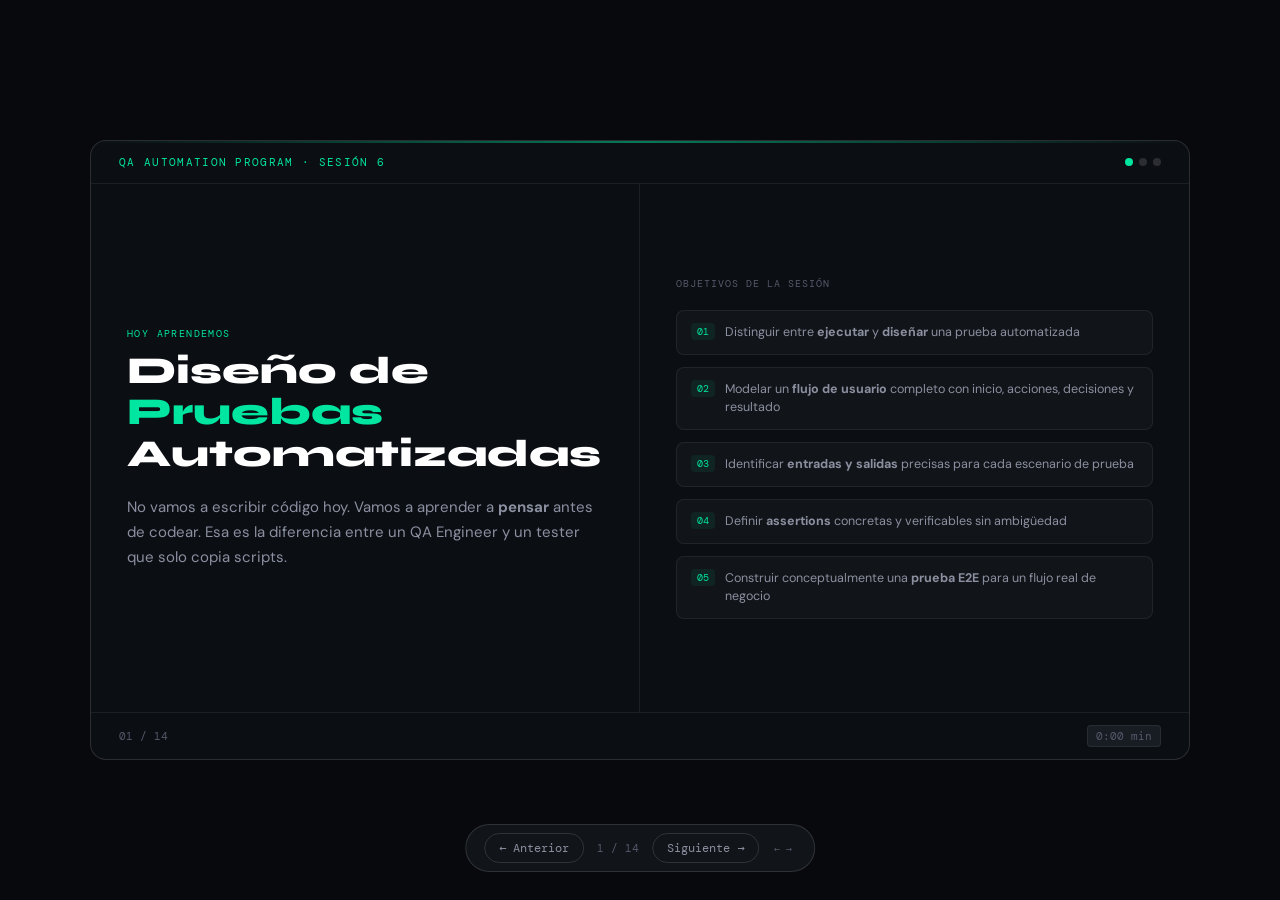
<file: sesion_6/sesion6_QA 1.html>
<!DOCTYPE html>
<html lang="es">
<head>
<meta charset="UTF-8">
<meta name="viewport" content="width=device-width, initial-scale=1.0">
<title>Sesión 6 — Diseño de Pruebas Automatizadas</title>
<link rel="preconnect" href="https://fonts.googleapis.com">
<link rel="preconnect" href="https://fonts.gstatic.com" crossorigin>
<link href="https://fonts.googleapis.com/css2?family=DM+Mono:wght@400;500&family=Syne:wght@400;500;600;700;800&family=DM+Sans:wght@300;400;500&display=swap" rel="stylesheet">
<style>
*, *::before, *::after { box-sizing: border-box; margin: 0; padding: 0; }

:root {
  --bg: #0b0e13;
  --bg2: #111418;
  --bg3: #181c23;
  --border: rgba(255,255,255,0.07);
  --border2: rgba(255,255,255,0.13);
  --accent: #00e5a0;
  --accent2: #00b87c;
  --accent-dim: rgba(0,229,160,0.08);
  --accent-dim2: rgba(0,229,160,0.15);
  --amber: #f5a623;
  --amber-dim: rgba(245,166,35,0.1);
  --red: #ff5c5c;
  --red-dim: rgba(255,92,92,0.09);
  --blue: #5b9cf6;
  --blue-dim: rgba(91,156,246,0.1);
  --purple: #a78bfa;
  --text: #e8eaf0;
  --text2: #8b90a0;
  --text3: #55596a;
  --font-display: 'Syne', sans-serif;
  --font-body: 'DM Sans', sans-serif;
  --font-mono: 'DM Mono', monospace;
  --slide-w: 1100px;
  --slide-h: 620px;
  --radius: 10px;
}

html, body {
  background: #07090d;
  color: var(--text);
  font-family: var(--font-body);
  height: 100%;
  overflow: hidden;
  user-select: none;
}

/* ── DECK SHELL ── */
#deck {
  width: 100vw;
  height: 100vh;
  display: flex;
  align-items: center;
  justify-content: center;
  position: relative;
}

/* ── SLIDE ── */
.slide {
  display: none;
  width: var(--slide-w);
  height: var(--slide-h);
  background: var(--bg);
  border: 1px solid var(--border2);
  border-radius: 16px;
  position: relative;
  overflow: hidden;
  animation: fadeIn .35s ease;
}
.slide.active { display: flex; flex-direction: column; }

@keyframes fadeIn {
  from { opacity: 0; transform: translateY(6px); }
  to   { opacity: 1; transform: translateY(0); }
}

/* decorative top line */
.slide::before {
  content: '';
  position: absolute;
  top: 0; left: 0; right: 0;
  height: 2px;
  background: linear-gradient(90deg, transparent, var(--accent), transparent);
  opacity: .5;
}

/* ── SLIDE HEADER BAR ── */
.s-topbar {
  display: flex;
  align-items: center;
  justify-content: space-between;
  padding: 14px 28px;
  border-bottom: 1px solid var(--border);
  flex-shrink: 0;
}
.s-session {
  font-family: var(--font-mono);
  font-size: 11px;
  color: var(--accent);
  letter-spacing: .12em;
  text-transform: uppercase;
}
.s-dots { display: flex; gap: 6px; }
.s-dot { width: 8px; height: 8px; border-radius: 50%; background: var(--border2); }
.s-dot.on { background: var(--accent); }

/* ── SLIDE CONTENT AREA ── */
.s-body {
  flex: 1;
  padding: 36px 44px 28px;
  overflow: hidden;
  display: flex;
  flex-direction: column;
}

/* ── SLIDE FOOTER ── */
.s-footer {
  display: flex;
  align-items: center;
  justify-content: space-between;
  padding: 12px 28px;
  border-top: 1px solid var(--border);
  flex-shrink: 0;
}
.s-num {
  font-family: var(--font-mono);
  font-size: 11px;
  color: var(--text3);
}
.s-time {
  font-family: var(--font-mono);
  font-size: 11px;
  color: var(--text3);
  background: var(--bg3);
  border: 1px solid var(--border);
  border-radius: 4px;
  padding: 3px 8px;
}

/* ── TYPOGRAPHY ── */
.slide-tag {
  font-family: var(--font-mono);
  font-size: 10px;
  letter-spacing: .14em;
  text-transform: uppercase;
  color: var(--accent);
  margin-bottom: 10px;
}
.slide-title {
  font-family: var(--font-display);
  font-size: 38px;
  font-weight: 800;
  line-height: 1.1;
  color: #fff;
  margin-bottom: 20px;
}
.slide-title span { color: var(--accent); }
.slide-subtitle {
  font-size: 15px;
  color: var(--text2);
  line-height: 1.65;
  max-width: 680px;
}
.slide-lead {
  font-family: var(--font-display);
  font-size: 20px;
  font-weight: 600;
  color: #fff;
  margin-bottom: 18px;
}

h3.s-h3 {
  font-family: var(--font-display);
  font-size: 14px;
  font-weight: 600;
  color: var(--text2);
  letter-spacing: .06em;
  text-transform: uppercase;
  margin-bottom: 10px;
}

/* ── GRID LAYOUTS ── */
.grid-2 { display: grid; grid-template-columns: 1fr 1fr; gap: 16px; flex: 1; }
.grid-3 { display: grid; grid-template-columns: 1fr 1fr 1fr; gap: 14px; flex: 1; }
.grid-2-3 { display: grid; grid-template-columns: 2fr 3fr; gap: 20px; flex: 1; }
.grid-3-2 { display: grid; grid-template-columns: 3fr 2fr; gap: 20px; flex: 1; }

/* ── CARD ── */
.card {
  background: var(--bg2);
  border: 1px solid var(--border);
  border-radius: var(--radius);
  padding: 18px 20px;
}
.card.accent-border { border-color: var(--accent2); }
.card.amber-border  { border-color: rgba(245,166,35,.35); }
.card.red-border    { border-color: rgba(255,92,92,.3); }
.card.blue-border   { border-color: rgba(91,156,246,.3); }

.card-label {
  font-family: var(--font-mono);
  font-size: 10px;
  letter-spacing: .12em;
  text-transform: uppercase;
  margin-bottom: 10px;
}
.card-label.green { color: var(--accent); }
.card-label.amber { color: var(--amber); }
.card-label.red   { color: var(--red); }
.card-label.blue  { color: var(--blue); }
.card-label.purple { color: var(--purple); }

.card-title {
  font-family: var(--font-display);
  font-size: 16px;
  font-weight: 700;
  color: #fff;
  margin-bottom: 8px;
}
.card p { font-size: 13px; color: var(--text2); line-height: 1.6; }

/* ── LIST ITEMS ── */
.li-list { display: flex; flex-direction: column; gap: 8px; }
.li {
  display: flex;
  gap: 10px;
  align-items: flex-start;
  font-size: 13.5px;
  color: var(--text2);
  line-height: 1.5;
}
.li-bullet {
  width: 18px; height: 18px;
  border-radius: 50%;
  display: flex; align-items: center; justify-content: center;
  font-size: 10px;
  flex-shrink: 0;
  margin-top: 1px;
}
.li-bullet.green { background: var(--accent-dim2); color: var(--accent); }
.li-bullet.amber { background: var(--amber-dim); color: var(--amber); }
.li-bullet.red   { background: var(--red-dim); color: var(--red); }
.li-bullet.blue  { background: var(--blue-dim); color: var(--blue); }
.li strong { color: var(--text); font-weight: 500; }

/* ── CODE / CHIP ── */
.chip {
  display: inline-block;
  font-family: var(--font-mono);
  font-size: 11.5px;
  background: var(--bg3);
  border: 1px solid var(--border2);
  border-radius: 5px;
  padding: 2px 7px;
  color: var(--accent);
}
.chip.amber { color: var(--amber); }
.chip.red   { color: var(--red); }
.chip.blue  { color: var(--blue); }

/* ── FLOW STEPS ── */
.flow-steps {
  display: flex;
  align-items: stretch;
  gap: 0;
  margin-top: 4px;
}
.flow-step {
  flex: 1;
  background: var(--bg2);
  border: 1px solid var(--border);
  border-radius: 8px;
  padding: 14px 14px 12px;
  position: relative;
}
.flow-arrow {
  display: flex;
  align-items: center;
  justify-content: center;
  width: 24px;
  flex-shrink: 0;
  color: var(--text3);
  font-size: 14px;
}
.flow-step-num {
  font-family: var(--font-mono);
  font-size: 10px;
  color: var(--accent);
  margin-bottom: 6px;
}
.flow-step-title {
  font-family: var(--font-display);
  font-size: 13px;
  font-weight: 700;
  color: #fff;
  margin-bottom: 4px;
}
.flow-step-desc {
  font-size: 11.5px;
  color: var(--text2);
  line-height: 1.5;
}

/* ── TABLE ── */
.s-table {
  width: 100%;
  border-collapse: collapse;
  font-size: 12.5px;
}
.s-table th {
  text-align: left;
  font-family: var(--font-mono);
  font-size: 10px;
  letter-spacing: .1em;
  text-transform: uppercase;
  color: var(--text3);
  padding: 6px 12px;
  border-bottom: 1px solid var(--border);
}
.s-table td {
  padding: 9px 12px;
  border-bottom: 1px solid var(--border);
  color: var(--text2);
  vertical-align: top;
}
.s-table tr:last-child td { border-bottom: none; }
.s-table tr:hover td { background: var(--bg3); }

/* ── DIVIDER ── */
.divider { width: 100%; height: 1px; background: var(--border); margin: 16px 0; }

/* ── BADGE ── */
.badge {
  display: inline-flex;
  align-items: center;
  gap: 5px;
  font-family: var(--font-mono);
  font-size: 10px;
  padding: 3px 8px;
  border-radius: 4px;
  letter-spacing: .05em;
}
.badge.green { background: var(--accent-dim); color: var(--accent); border: 1px solid rgba(0,229,160,.2); }
.badge.amber { background: var(--amber-dim); color: var(--amber); border: 1px solid rgba(245,166,35,.2); }
.badge.red   { background: var(--red-dim); color: var(--red); border: 1px solid rgba(255,92,92,.2); }
.badge.blue  { background: var(--blue-dim); color: var(--blue); border: 1px solid rgba(91,156,246,.2); }

/* ── QUOTE ── */
.quote-block {
  border-left: 2px solid var(--accent);
  padding: 10px 16px;
  background: var(--accent-dim);
  border-radius: 0 6px 6px 0;
  font-size: 14px;
  font-style: italic;
  color: var(--text);
  line-height: 1.6;
}

/* ── WARN BOX ── */
.warn-box {
  background: var(--amber-dim);
  border: 1px solid rgba(245,166,35,.25);
  border-radius: 8px;
  padding: 10px 14px;
  font-size: 12.5px;
  color: #c8891a;
  display: flex;
  gap: 8px;
  align-items: flex-start;
}

/* ── BIG STAT ── */
.big-stat { text-align: center; }
.big-stat .num {
  font-family: var(--font-display);
  font-size: 52px;
  font-weight: 800;
  color: var(--accent);
  line-height: 1;
}
.big-stat .label { font-size: 12px; color: var(--text3); margin-top: 4px; }

/* ── CONTROLS ── */
#controls {
  position: fixed;
  bottom: 28px;
  left: 50%;
  transform: translateX(-50%);
  display: flex;
  align-items: center;
  gap: 10px;
  background: var(--bg2);
  border: 1px solid var(--border2);
  border-radius: 50px;
  padding: 8px 18px;
  z-index: 100;
}
.ctrl-btn {
  background: none;
  border: 1px solid var(--border2);
  color: var(--text2);
  font-family: var(--font-mono);
  font-size: 12px;
  cursor: pointer;
  padding: 6px 14px;
  border-radius: 20px;
  transition: all .18s;
  display: flex;
  align-items: center;
  gap: 6px;
}
.ctrl-btn:hover { background: var(--bg3); color: var(--text); border-color: var(--accent); }
.ctrl-btn:active { transform: scale(.96); }
#slide-counter {
  font-family: var(--font-mono);
  font-size: 11px;
  color: var(--text3);
  min-width: 48px;
  text-align: center;
}
.key-hint {
  font-family: var(--font-mono);
  font-size: 10px;
  color: var(--text3);
  padding: 0 4px;
}

/* ── COVER SLIDE SPECIAL ── */
.cover-grid {
  display: grid;
  grid-template-columns: 1fr 1fr;
  gap: 0;
  flex: 1;
  overflow: hidden;
}
.cover-left {
  display: flex;
  flex-direction: column;
  justify-content: center;
  padding: 40px 36px;
  border-right: 1px solid var(--border);
}
.cover-right {
  display: flex;
  flex-direction: column;
  justify-content: center;
  padding: 40px 36px;
  gap: 12px;
}
.cover-obj {
  background: var(--bg2);
  border: 1px solid var(--border);
  border-radius: 8px;
  padding: 12px 14px;
  display: flex;
  gap: 10px;
  align-items: flex-start;
}
.cover-obj-num {
  font-family: var(--font-mono);
  font-size: 10px;
  color: var(--accent);
  background: var(--accent-dim);
  border-radius: 4px;
  padding: 2px 6px;
  flex-shrink: 0;
}
.cover-obj-text { font-size: 12.5px; color: var(--text2); line-height: 1.5; }

/* ── TIMELINE ── */
.tl { display: flex; flex-direction: column; gap: 0; }
.tl-item { display: flex; gap: 12px; }
.tl-left { display: flex; flex-direction: column; align-items: center; }
.tl-time-pill {
  font-family: var(--font-mono);
  font-size: 10px;
  color: var(--accent);
  background: var(--accent-dim);
  border: 1px solid rgba(0,229,160,.2);
  border-radius: 4px;
  padding: 2px 6px;
  white-space: nowrap;
  flex-shrink: 0;
  width: 54px;
  text-align: center;
}
.tl-line { width: 1px; background: var(--border2); flex: 1; margin: 4px 0; align-self: stretch; }
.tl-body { padding-bottom: 12px; padding-top: 1px; flex: 1; }
.tl-title { font-size: 13px; font-weight: 500; color: var(--text); }
.tl-desc { font-size: 11.5px; color: var(--text3); margin-top: 2px; }

/* ── ASSERTION ROW ── */
.assert-row {
  display: flex;
  gap: 12px;
  align-items: stretch;
  padding: 9px 12px;
  border-bottom: 1px solid var(--border);
}
.assert-row:last-child { border-bottom: none; }
.assert-scenario { font-size: 12px; color: var(--text2); width: 160px; flex-shrink: 0; padding-top: 1px; }
.assert-text { font-size: 12.5px; color: var(--text); flex: 1; }
.assert-why { font-size: 11px; color: var(--text3); width: 130px; flex-shrink: 0; text-align: right; padding-top: 2px; }

/* ── E2E CHAIN ── */
.e2e-chain {
  display: flex;
  align-items: center;
  gap: 0;
  overflow: hidden;
  flex: 1;
}
.e2e-step {
  flex: 1;
  background: var(--bg2);
  border: 1px solid var(--border);
  border-radius: 8px;
  padding: 14px 12px;
  display: flex;
  flex-direction: column;
  gap: 6px;
  min-height: 140px;
  justify-content: flex-start;
}
.e2e-arrow {
  font-size: 16px;
  color: var(--text3);
  padding: 0 6px;
  flex-shrink: 0;
}
.e2e-num {
  font-family: var(--font-mono);
  font-size: 9px;
  color: var(--accent);
  letter-spacing: .1em;
}
.e2e-name {
  font-family: var(--font-display);
  font-size: 13px;
  font-weight: 700;
  color: #fff;
}
.e2e-assert {
  font-size: 11px;
  color: var(--text3);
  line-height: 1.45;
}
.e2e-assert span {
  font-family: var(--font-mono);
  font-size: 10px;
  background: var(--accent-dim);
  color: var(--accent);
  border-radius: 3px;
  padding: 1px 4px;
  display: inline-block;
  margin-bottom: 2px;
}

/* activity */
.act-header {
  display: flex;
  gap: 12px;
  align-items: center;
  margin-bottom: 16px;
}
.act-badge {
  font-family: var(--font-mono);
  font-size: 10px;
  padding: 4px 10px;
  border-radius: 4px;
  background: var(--purple);
  color: #fff;
  letter-spacing: .08em;
}
.act-title {
  font-family: var(--font-display);
  font-size: 18px;
  font-weight: 700;
  color: #fff;
}
.act-time { font-family: var(--font-mono); font-size: 11px; color: var(--text3); margin-left: auto; }
.step-row { display: flex; gap: 10px; align-items: flex-start; font-size: 13px; color: var(--text2); padding: 7px 0; border-bottom: 1px solid var(--border); }
.step-row:last-child { border-bottom: none; }
.step-circle { width: 22px; height: 22px; border-radius: 50%; background: var(--accent-dim2); color: var(--accent); font-family: var(--font-mono); font-size: 10px; display: flex; align-items: center; justify-content: center; flex-shrink: 0; margin-top: 1px; }

</style>
</head>
<body>

<div id="deck">

  <!-- ══ SLIDE 1 — COVER ══ -->
  <div class="slide active">
    <div class="s-topbar">
      <div class="s-session">QA Automation Program · Sesión 6</div>
      <div class="s-dots">
        <div class="s-dot on"></div><div class="s-dot"></div><div class="s-dot"></div>
      </div>
    </div>
    <div class="cover-grid">
      <div class="cover-left">
        <div class="slide-tag">Hoy aprendemos</div>
        <div class="slide-title">Diseño de<br><span>Pruebas</span><br>Automatizadas</div>
        <div class="slide-subtitle">No vamos a escribir código hoy. Vamos a aprender a <strong>pensar</strong> antes de codear. Esa es la diferencia entre un QA Engineer y un tester que solo copia scripts.</div>

      </div>
      <div class="cover-right">
        <div style="font-family:var(--font-mono); font-size:10px; color:var(--text3); letter-spacing:.1em; text-transform:uppercase; margin-bottom:8px;">Objetivos de la sesión</div>
        <div class="cover-obj"><div class="cover-obj-num">01</div><div class="cover-obj-text">Distinguir entre <strong>ejecutar</strong> y <strong>diseñar</strong> una prueba automatizada</div></div>
        <div class="cover-obj"><div class="cover-obj-num">02</div><div class="cover-obj-text">Modelar un <strong>flujo de usuario</strong> completo con inicio, acciones, decisiones y resultado</div></div>
        <div class="cover-obj"><div class="cover-obj-num">03</div><div class="cover-obj-text">Identificar <strong>entradas y salidas</strong> precisas para cada escenario de prueba</div></div>
        <div class="cover-obj"><div class="cover-obj-num">04</div><div class="cover-obj-text">Definir <strong>assertions</strong> concretas y verificables sin ambigüedad</div></div>
        <div class="cover-obj"><div class="cover-obj-num">05</div><div class="cover-obj-text">Construir conceptualmente una <strong>prueba E2E</strong> para un flujo real de negocio</div></div>
      </div>
    </div>
    <div class="s-footer">
      <div class="s-num">01 / 14</div>
      <div class="s-time">0:00 min</div>
    </div>
  </div>

  <!-- ══ SLIDE 2 — AGENDA ══ -->
  <div class="slide">
    <div class="s-topbar">
      <div class="s-session">Agenda de la sesión</div>
      <div class="s-dots"><div class="s-dot"></div><div class="s-dot on"></div><div class="s-dot"></div></div>
    </div>
    <div class="s-body">
      <div class="slide-tag">Estructura</div>
      <div class="slide-lead">¿Qué vamos a hacer hoy?</div>
      <div style="display:grid; grid-template-columns:1fr 1fr; gap:16px; flex:1;">
        <div class="tl">
          <div class="tl-item">
            <div class="tl-left"><div class="tl-time-pill">0:00</div><div class="tl-line"></div></div>
            <div class="tl-body"><div class="tl-title">Apertura — conexión con sesiones anteriores</div><div class="tl-desc">Pregunta detonadora</div></div>
          </div>
          <div class="tl-item">
            <div class="tl-left"><div class="tl-time-pill">0:10</div><div class="tl-line"></div></div>
            <div class="tl-body"><div class="tl-title">Diseñar vs. ejecutar una prueba</div><div class="tl-desc">Marco conceptual fundamental</div></div>
          </div>
          <div class="tl-item">
            <div class="tl-left"><div class="tl-time-pill">0:25</div><div class="tl-line"></div></div>
            <div class="tl-body"><div class="tl-title">Flujos de usuario</div><div class="tl-desc">Inicio → acciones → decisiones → resultado</div></div>
          </div>
          <div class="tl-item">
            <div class="tl-left"><div class="tl-time-pill">0:45</div><div class="tl-line"></div></div>
            <div class="tl-body"><div class="tl-title" style="color:var(--purple);">⬡ Actividad 1 — Clasificación</div><div class="tl-desc">¿Qué automatizo y por qué?</div></div>
          </div>
          <div class="tl-item">
            <div class="tl-left"><div class="tl-time-pill">0:55</div></div>
            <div class="tl-body"><div class="tl-title">Entradas y salidas</div><div class="tl-desc">Inputs precisos, outputs verificables</div></div>
          </div>
        </div>
        <div class="tl">
          <div class="tl-item">
            <div class="tl-left"><div class="tl-time-pill">1:10</div><div class="tl-line"></div></div>
            <div class="tl-body"><div class="tl-title">Assertions</div><div class="tl-desc">El corazón de toda prueba automatizada</div></div>
          </div>
          <div class="tl-item">
            <div class="tl-left"><div class="tl-time-pill">1:30</div><div class="tl-line"></div></div>
            <div class="tl-body"><div class="tl-title" style="color:var(--purple);">⬡ Actividad 2 — Diseño de flujo</div><div class="tl-desc">Login completo: inputs + acciones + assertions</div></div>
          </div>
          <div class="tl-item">
            <div class="tl-left"><div class="tl-time-pill">1:40</div><div class="tl-line"></div></div>
            <div class="tl-body"><div class="tl-title">Testing End-to-End (E2E)</div><div class="tl-desc">Qué es, cuándo usarlo, ventajas y límites</div></div>
          </div>
          <div class="tl-item">
            <div class="tl-left"><div class="tl-time-pill">1:50</div><div class="tl-line"></div></div>
            <div class="tl-body"><div class="tl-title" style="color:var(--purple);">⬡ Actividad 3 — Diseño E2E</div><div class="tl-desc">Login → Dashboard → Compra → Confirmación</div></div>
          </div>
          <div class="tl-item">
            <div class="tl-left"><div class="tl-time-pill">1:58</div></div>
            <div class="tl-body"><div class="tl-title">Cierre y síntesis</div><div class="tl-desc">Exit ticket colectivo</div></div>
          </div>
        </div>
      </div>
    </div>
    <div class="s-footer"><div class="s-num">02 / 14</div><div class="s-time">0:05 min</div></div>
  </div>

  <!-- ══ SLIDE 3 — DISEÑAR VS EJECUTAR ══ -->
  <div class="slide">
    <div class="s-topbar">
      <div class="s-session">Tema 1 — Diseñar vs. ejecutar</div>
      <div class="s-dots"><div class="s-dot on"></div><div class="s-dot"></div><div class="s-dot"></div></div>
    </div>
    <div class="s-body">
      <div class="slide-tag">El punto de partida</div>
      <div class="slide-lead">No es lo mismo <span style="color:var(--accent)">diseñar</span> que <span style="color:var(--red)">ejecutar</span> una prueba</div>
      <div class="grid-2" style="gap:20px;">
        <div style="display:flex; flex-direction:column; gap:12px;">
          <div class="card red-border">
            <div class="card-label red">❮ Ejecutar</div>
            <div class="card-title">Acción humana</div>
            <p>Abro el navegador, escribo el usuario, hago clic, veo qué pasa. Es variable. Cada vez puede ser distinto. No es reproducible con exactitud.</p>
          </div>
          <div class="card accent-border">
            <div class="card-label green">❯ Diseñar</div>
            <div class="card-title">Plano previo</div>
            <p>Antes de tocar código: defino exactamente qué datos entran, qué acciones ocurren en qué orden, y qué debe ser verdad al final. Determinista. Reproducible por una máquina.</p>
          </div>
        </div>
        <div style="display:flex; flex-direction:column; justify-content:center; gap:16px;">
          <div class="quote-block">
            "Si dos QA engineers diseñan la misma prueba de login sin ponerse de acuerdo, ¿cubrirían exactamente lo mismo?"
          </div>
          <div class="divider"></div>
          <div class="card-label green" style="margin-bottom:6px;">Analogía del puente</div>
          <div class="li-list">
            <div class="li"><div class="li-bullet green">→</div><span>Un obrero <strong>construye</strong> el puente. Pero antes alguien lo <strong>diseña</strong>: planos, medidas, cargas.</span></div>
            <div class="li"><div class="li-bullet green">→</div><span>Sin diseño, cada obrero construye algo diferente. Con las pruebas pasa exactamente lo mismo.</span></div>
            <div class="li"><div class="li-bullet green">→</div><span>El código de automatización <strong>es la transcripción del diseño</strong>, no el diseño en sí.</span></div>
          </div>
          <div class="warn-box">⚠ El diseño ocurre <strong>antes</strong> del código. Siempre.</div>
        </div>
      </div>
    </div>
    <div class="s-footer"><div class="s-num">03 / 14</div><div class="s-time">0:10 min</div></div>
  </div>

  <!-- ══ SLIDE 4 — FLUJO DE USUARIO ══ -->
  <div class="slide">
    <div class="s-topbar">
      <div class="s-session">Tema 2 — Flujo de usuario</div>
      <div class="s-dots"><div class="s-dot on"></div><div class="s-dot"></div><div class="s-dot"></div></div>
    </div>
    <div class="s-body">
      <div class="slide-tag">Modelado del flujo</div>
      <div class="slide-lead">Todo flujo de usuario tiene <span style="color:var(--accent)">4 componentes</span></div>
      <div class="flow-steps" style="margin-bottom:16px;">
        <div class="flow-step" style="border-color:rgba(0,229,160,.3);">
          <div class="flow-step-num">01 · INICIO</div>
          <div class="flow-step-title">Punto de entrada</div>
          <div class="flow-step-desc">¿En qué estado está el sistema antes de que empiece la prueba? El usuario llega a la página de login <strong>sin estar autenticado</strong>.</div>
        </div>
        <div class="flow-arrow">›</div>
        <div class="flow-step" style="border-color:rgba(91,156,246,.3);">
          <div class="flow-step-num" style="color:var(--blue);">02 · ACCIONES</div>
          <div class="flow-step-title">Lo que hace el usuario</div>
          <div class="flow-step-desc">Escribe email → escribe contraseña → hace clic en "Ingresar". Orden exacto, sin ambigüedad.</div>
        </div>
        <div class="flow-arrow">›</div>
        <div class="flow-step" style="border-color:rgba(245,166,35,.3);">
          <div class="flow-step-num" style="color:var(--amber);">03 · DECISIONES</div>
          <div class="flow-step-title">Bifurcaciones del sistema</div>
          <div class="flow-step-desc">¿Son correctas las credenciales? Cada decisión genera al menos <strong>dos flujos</strong> distintos.</div>
        </div>
        <div class="flow-arrow">›</div>
        <div class="flow-step" style="border-color:rgba(167,139,250,.3);">
          <div class="flow-step-num" style="color:var(--purple);">04 · RESULTADO</div>
          <div class="flow-step-title">Estado esperado final</div>
          <div class="flow-step-desc">Si credenciales válidas → dashboard. Si inválidas → mensaje de error específico visible.</div>
        </div>
      </div>
      <div class="grid-2" style="gap:14px; flex:unset;">
        <div class="card">
          <div class="card-label green">Ejemplo — Login</div>
          <div class="li-list">
            <div class="li"><div class="li-bullet green">✓</div><span><strong>Inicio:</strong> usuario en <span class="chip">/login</span> sin sesión activa</span></div>
            <div class="li"><div class="li-bullet green">✓</div><span><strong>Acciones:</strong> ingresar email → ingresar pass → clic en "Ingresar"</span></div>
            <div class="li"><div class="li-bullet green">✓</div><span><strong>Decisión:</strong> ¿credenciales válidas?</span></div>
            <div class="li"><div class="li-bullet green">✓</div><span><strong>Resultado exitoso:</strong> redirige a <span class="chip">/dashboard</span></span></div>
          </div>
        </div>
        <div class="warn-box" style="align-items:flex-start; flex-direction:column; gap:8px; height:unset;">
          <div style="color:var(--amber); font-weight:600; font-size:12px;">⚠ Error común</div>
          <div style="font-size:12.5px; line-height:1.5; color:#c8891a;">Los estudiantes modelan solo el <strong>camino feliz</strong>. Un flujo sin bifurcaciones no está completo. El login tiene al menos 4 flujos: exitoso, contraseña incorrecta, usuario no existe, campo vacío.</div>
        </div>
      </div>
    </div>
    <div class="s-footer"><div class="s-num">04 / 14</div><div class="s-time">0:25 min</div></div>
  </div>

  <!-- ══ SLIDE 5 — ACTIVIDAD 1 ══ -->
  <div class="slide">
    <div class="s-topbar">
      <div class="s-session">Actividad 1</div>
      <div class="s-dots"><div class="s-dot"></div><div class="s-dot on"></div><div class="s-dot"></div></div>
    </div>
    <div class="s-body">
      <div class="act-header">
        <div class="act-badge">ACTIVIDAD 1</div>
        <div class="act-title">Clasificación de elementos automatizables</div>
        <div class="act-time">10 min · Grupos de 3–4</div>
      </div>
      <div class="grid-2-3" style="gap:20px; flex:1;">
        <div style="display:flex; flex-direction:column; gap:12px;">
          <div class="card-label blue">Consigna</div>
          <p style="font-size:13px; color:var(--text2); line-height:1.65;">Para cada elemento de la pantalla, decidan: <br><br><span class="badge green">AUTOMATIZAR</span> <span class="badge amber">NO AUTOMATIZAR</span> <span class="badge blue">DEPENDE</span><br><br>Y justifiquen con lógica de <strong>criticidad + ROI</strong>.</p>
          <div class="divider"></div>
          <div style="font-family:var(--font-mono); font-size:10px; color:var(--text3); letter-spacing:.1em;">PISTA DEL INSTRUCTOR</div>
          <p style="font-size:12px; color:var(--text3); line-height:1.55;">Imágenes decorativas, textos de marketing y tooltips estáticos raramente justifican el costo. Los flujos funcionales críticos, siempre.</p>
        </div>
        <div>
          <div class="card-label blue" style="margin-bottom:10px;">Elementos de la pantalla</div>
          <div class="s-table">
            <thead><tr><th>Elemento</th><th>¿Automatizar?</th></tr></thead>
            <tbody>
              <tr><td>Campo de email (login)</td><td></td></tr>
              <tr><td>Campo de contraseña</td><td></td></tr>
              <tr><td>Botón "Ingresar"</td><td></td></tr>
              <tr><td>Mensaje "Credenciales inválidas"</td><td></td></tr>
              <tr><td>Imagen de banner del hero</td><td></td></tr>
              <tr><td>Menú de navegación principal</td><td></td></tr>
              <tr><td>Tooltip de ayuda del formulario</td><td></td></tr>
              <tr><td>Sección de noticias del dashboard</td><td></td></tr>
            </tbody>
          </div>
        </div>
      </div>
    </div>
    <div class="s-footer"><div class="s-num">05 / 14</div><div class="s-time">0:45 min</div></div>
  </div>

  <!-- ══ SLIDE 6 — ENTRADAS Y SALIDAS ══ -->
  <div class="slide">
    <div class="s-topbar">
      <div class="s-session">Tema 3 — Entradas y salidas</div>
      <div class="s-dots"><div class="s-dot on"></div><div class="s-dot"></div><div class="s-dot"></div></div>
    </div>
    <div class="s-body">
      <div class="slide-tag">Input → proceso → output</div>
      <div class="slide-lead">La aplicación es una <span style="color:var(--accent)">caja negra</span></div>
      <div style="display:flex; gap:0; align-items:stretch; margin-bottom:18px; height:80px;">
        <div style="flex:1; background:var(--bg2); border:1px solid var(--border); border-radius:8px 0 0 8px; display:flex; flex-direction:column; justify-content:center; padding:12px 16px;">
          <div style="font-family:var(--font-mono); font-size:10px; color:var(--blue); margin-bottom:4px;">INPUT</div>
          <div style="font-size:13px; color:var(--text);">Datos que metemos</div>
        </div>
        <div style="width:60px; background:var(--accent-dim); border-top:1px solid var(--border); border-bottom:1px solid var(--border); display:flex; align-items:center; justify-content:center; font-size:18px; color:var(--text3);">→</div>
        <div style="flex:1.5; background:var(--bg3); border-top:1px solid var(--border); border-bottom:1px solid var(--border); display:flex; flex-direction:column; justify-content:center; padding:12px 16px; text-align:center;">
          <div style="font-family:var(--font-mono); font-size:10px; color:var(--text3); margin-bottom:4px;">PROCESAMIENTO</div>
          <div style="font-size:12px; color:var(--text3);">No nos importa. Es del desarrollador.</div>
        </div>
        <div style="width:60px; background:var(--accent-dim); border-top:1px solid var(--border); border-bottom:1px solid var(--border); display:flex; align-items:center; justify-content:center; font-size:18px; color:var(--text3);">→</div>
        <div style="flex:1; background:var(--bg2); border:1px solid var(--border); border-radius:0 8px 8px 0; display:flex; flex-direction:column; justify-content:center; padding:12px 16px;">
          <div style="font-family:var(--font-mono); font-size:10px; color:var(--accent); margin-bottom:4px;">OUTPUT</div>
          <div style="font-size:13px; color:var(--text);">Lo que verificamos</div>
        </div>
      </div>
      <table class="s-table" style="background:var(--bg2); border-radius:10px; overflow:hidden; border:1px solid var(--border);">
        <thead><tr><th>Escenario</th><th>Input exacto</th><th>Output esperado</th></tr></thead>
        <tbody>
          <tr><td><span class="badge green">Login exitoso</span></td><td><span class="chip">user@test.com</span> + <span class="chip">Pass123!</span></td><td>Dashboard visible en <span class="chip">/dashboard</span></td></tr>
          <tr><td><span class="badge red">Contraseña incorrecta</span></td><td><span class="chip">user@test.com</span> + <span class="chip">wrongpass</span></td><td>Mensaje "Credenciales inválidas" visible</td></tr>
          <tr><td><span class="badge red">Usuario no existe</span></td><td><span class="chip">noexiste@test.com</span> + <span class="chip">Pass123!</span></td><td>Mensaje "Usuario no encontrado"</td></tr>
          <tr><td><span class="badge amber">Campo vacío</span></td><td><span class="chip">[vacío]</span> + <span class="chip">Pass123!</span></td><td>Validación "Email requerido" visible inline</td></tr>
        </tbody>
      </table>
      <div style="margin-top:14px;" class="warn-box">⚠ &nbsp;<span><strong>"Datos válidos"</strong> no es un input. <strong>"user@test.com"</strong> sí lo es. La ambigüedad destruye la automatización.</span></div>
    </div>
    <div class="s-footer"><div class="s-num">06 / 14</div><div class="s-time">0:55 min</div></div>
  </div>

  <!-- ══ SLIDE 7 — ASSERTIONS (concepto) ══ -->
  <div class="slide">
    <div class="s-topbar">
      <div class="s-session">Tema 4 — Assertions</div>
      <div class="s-dots"><div class="s-dot on"></div><div class="s-dot"></div><div class="s-dot"></div></div>
    </div>
    <div class="s-body">
      <div class="slide-tag">El corazón de la prueba</div>
      <div class="slide-lead">Una <span style="color:var(--accent)">assertion</span> es una afirmación verificable</div>
      <div class="grid-2" style="gap:18px; flex:1;">
        <div style="display:flex; flex-direction:column; gap:12px;">
          <div class="card accent-border">
            <div class="card-label green">Definición</div>
            <p style="font-size:13.5px; line-height:1.65;">"En este punto de la prueba, <strong>esto DEBE ser verdad</strong>. Si es verdad → prueba pasa. Si no es verdad → prueba falla."</p>
          </div>
          <div class="quote-block">
            "Una prueba sin assertions no prueba nada. Es un script que solo ejecuta acciones — como un tester que no mira si el resultado es correcto."
          </div>
          <div class="card-label amber" style="margin-top:4px;">Analogía del árbitro</div>
          <div class="li-list">
            <div class="li"><div class="li-bullet amber">→</div><span>El árbitro no juega — <strong>observa y verifica</strong>.</span></div>
            <div class="li"><div class="li-bullet amber">→</div><span>La assertion es el silbato: lo usas cuando algo debería haber ocurrido y quieres confirmarlo.</span></div>
            <div class="li"><div class="li-bullet amber">→</div><span>Si el balón cruzó la línea → assertion: "El marcador debe mostrar 1".</span></div>
          </div>
        </div>
        <div style="display:flex; flex-direction:column; gap:10px;">
          <div class="card-label green" style="margin-bottom:2px;">Tipos de assertions (sin código)</div>
          <div class="li-list">
            <div class="li"><div class="li-bullet green">?</div><span>¿Está este <strong>elemento presente</strong> en pantalla?</span></div>
            <div class="li"><div class="li-bullet green">?</div><span>¿<strong>Contiene</strong> este texto específico?</span></div>
            <div class="li"><div class="li-bullet green">?</div><span>¿La <strong>URL</strong> es la correcta?</span></div>
            <div class="li"><div class="li-bullet green">?</div><span>¿El elemento está <strong>habilitado o deshabilitado</strong>?</span></div>
            <div class="li"><div class="li-bullet green">?</div><span>¿<strong>Cuántos</strong> elementos de este tipo hay?</span></div>
            <div class="li"><div class="li-bullet green">?</div><span>¿El <strong>total</strong> es igual a la suma de los ítems?</span></div>
          </div>
          <div class="divider"></div>
          <div class="warn-box">⚠ Pregunta trampa: si hago login exitoso pero no agrego ninguna assertion, ¿puede la prueba reportar que pasó aunque haya un bug?</div>
        </div>
      </div>
    </div>
    <div class="s-footer"><div class="s-num">07 / 14</div><div class="s-time">1:10 min</div></div>
  </div>

  <!-- ══ SLIDE 8 — ASSERTIONS TABLA ══ -->
  <div class="slide">
    <div class="s-topbar">
      <div class="s-session">Tema 4 — Assertions en la práctica</div>
      <div class="s-dots"><div class="s-dot on"></div><div class="s-dot"></div><div class="s-dot"></div></div>
    </div>
    <div class="s-body">
      <div class="slide-tag">Ejemplos reales sin código</div>
      <div class="slide-lead">Assertions para el flujo de <span style="color:var(--accent)">login</span></div>
      <div style="background:var(--bg2); border:1px solid var(--border); border-radius:10px; overflow:hidden; flex:1; display:flex; flex-direction:column;">
        <div style="display:grid; grid-template-columns:170px 1fr 140px; padding:8px 14px; border-bottom:1px solid var(--border);">
          <div style="font-family:var(--font-mono); font-size:10px; color:var(--text3); letter-spacing:.1em;">ESCENARIO</div>
          <div style="font-family:var(--font-mono); font-size:10px; color:var(--text3); letter-spacing:.1em;">ASSERTION</div>
          <div style="font-family:var(--font-mono); font-size:10px; color:var(--text3); letter-spacing:.1em; text-align:right;">VERIFICA</div>
        </div>
        <div class="assert-row"><div class="assert-scenario"><span class="badge green">Login exitoso</span></div><div class="assert-text">La URL debe contener <span class="chip">/dashboard</span></div><div class="assert-why">Redirección</div></div>
        <div class="assert-row"><div class="assert-scenario"><span class="badge green">Login exitoso</span></div><div class="assert-text">El nombre del usuario debe ser visible en el header</div><div class="assert-why">Sesión activa</div></div>
        <div class="assert-row"><div class="assert-scenario"><span class="badge green">Login exitoso</span></div><div class="assert-text">El botón "Cerrar sesión" debe estar disponible</div><div class="assert-why">Menú autenticado</div></div>
        <div class="assert-row"><div class="assert-scenario"><span class="badge red">Login inválido</span></div><div class="assert-text">El mensaje "Credenciales inválidas" debe estar visible</div><div class="assert-why">Feedback de error</div></div>
        <div class="assert-row"><div class="assert-scenario"><span class="badge red">Login inválido</span></div><div class="assert-text">La URL no debe cambiar — sigue en <span class="chip">/login</span></div><div class="assert-why">Sin redirección</div></div>
        <div class="assert-row"><div class="assert-scenario"><span class="badge amber">Campo vacío</span></div><div class="assert-text">La validación "Email requerido" debe aparecer debajo del campo</div><div class="assert-why">Validación inline</div></div>
        <div class="assert-row"><div class="assert-scenario"><span class="badge amber">Campo vacío</span></div><div class="assert-text">El botón "Ingresar" debe seguir siendo clickeable (no bloqueado)</div><div class="assert-why">Comportamiento UX</div></div>
      </div>
      <div style="margin-top:12px;" class="warn-box">⚠ Assertions frágiles: <span class="chip amber">assert text = "Submit"</span> — si el equipo cambia el copy a "Enviar", falla aunque funcione. Preferir assertions de <strong>comportamiento</strong>, no de copy.</div>
    </div>
    <div class="s-footer"><div class="s-num">08 / 14</div><div class="s-time">1:15 min</div></div>
  </div>

  <!-- ══ SLIDE 9 — ACTIVIDAD 2 ══ -->
  <div class="slide">
    <div class="s-topbar">
      <div class="s-session">Actividad 2</div>
      <div class="s-dots"><div class="s-dot"></div><div class="s-dot on"></div><div class="s-dot"></div></div>
    </div>
    <div class="s-body">
      <div class="act-header">
        <div class="act-badge">ACTIVIDAD 2</div>
        <div class="act-title">Diseño de flujo automatizado — Login</div>
        <div class="act-time">10 min · Individual</div>
      </div>
      <div class="grid-2-3" style="flex:1; gap:20px;">
        <div style="display:flex; flex-direction:column; gap:10px;">
          <div class="card-label blue">Instrucciones</div>
          <div class="step-row"><div class="step-circle">1</div><span>5 minutos de trabajo individual en silencio. Completa la tabla para los tres escenarios.</span></div>
          <div class="step-row"><div class="step-circle">2</div><span>3 minutos: compara con el compañero de al lado. ¿Qué escribieron diferente?</span></div>
          <div class="step-row"><div class="step-circle">3</div><span>2 minutos: el instructor muestra su versión y discute diferencias clave.</span></div>
          <div class="divider"></div>
          <div class="warn-box" style="font-size:11.5px;">⚠ Si alguien escribe "verificar que el login funciona" como assertion, pídele que sea más específico. ¿Qué <em>exactamente</em> debe ser verdad?</div>
        </div>
        <div>
          <div class="card-label blue" style="margin-bottom:10px;">Tu diseño</div>
          <table class="s-table" style="background:var(--bg2); border-radius:8px; border:1px solid var(--border); overflow:hidden;">
            <thead><tr><th>Escenario</th><th>Inputs</th><th>Acciones (en orden)</th><th>Assertions</th></tr></thead>
            <tbody>
              <tr style="height:60px;"><td><span class="badge green">Login exitoso</span></td><td></td><td></td><td></td></tr>
              <tr style="height:60px;"><td><span class="badge red">Contraseña inválida</span></td><td></td><td></td><td></td></tr>
              <tr style="height:60px;"><td><span class="badge amber">Campo vacío</span></td><td></td><td></td><td></td></tr>
            </tbody>
          </table>
        </div>
      </div>
    </div>
    <div class="s-footer"><div class="s-num">09 / 14</div><div class="s-time">1:30 min</div></div>
  </div>

  <!-- ══ SLIDE 10 — E2E CONCEPTO ══ -->
  <div class="slide">
    <div class="s-topbar">
      <div class="s-session">Tema 5 — End-to-End Testing</div>
      <div class="s-dots"><div class="s-dot on"></div><div class="s-dot"></div><div class="s-dot"></div></div>
    </div>
    <div class="s-body">
      <div class="slide-tag">Visión completa del usuario</div>
      <div class="slide-lead">Una prueba <span style="color:var(--accent)">E2E</span> simula el recorrido completo de un usuario real</div>
      <div class="grid-2" style="flex:1; gap:18px;">
        <div style="display:flex; flex-direction:column; gap:10px;">
          <div class="card accent-border">
            <div class="card-label green">¿Qué valida?</div>
            <p>No una función aislada — todo el sistema tal como el usuario lo experimenta. Buscar → agregar al carrito → pagar → recibir confirmación. Eso es E2E.</p>
          </div>
          <div class="card blue-border">
            <div class="card-label blue">¿Cuándo usarlo?</div>
            <p>Cuando el valor del negocio depende de que <strong>varios sistemas trabajen juntos</strong>. Login, checkout, onboarding, flujos críticos de negocio.</p>
          </div>
          <div class="warn-box" style="font-size:11.5px;">⚠ E2E ≠ automatización total. Es un tipo dentro de la pirámide de testing. No reemplaza los tests unitarios ni los de integración.</div>
        </div>
        <div style="display:flex; flex-direction:column; gap:10px;">
          <div class="card-label green" style="margin-bottom:2px;">Ventajas</div>
          <div class="li-list">
            <div class="li"><div class="li-bullet green">✓</div><span>Detectan bugs de integración que las pruebas unitarias no ven</span></div>
            <div class="li"><div class="li-bullet green">✓</div><span>Validan la experiencia real del usuario, de punta a punta</span></div>
            <div class="li"><div class="li-bullet green">✓</div><span>Dan confianza al equipo antes de un release</span></div>
          </div>
          <div class="divider"></div>
          <div class="card-label red" style="margin-bottom:2px;">Limitaciones</div>
          <div class="li-list">
            <div class="li"><div class="li-bullet red">✗</div><span>Son <strong>lentas</strong>: pueden tardar minutos por prueba</span></div>
            <div class="li"><div class="li-bullet red">✗</div><span>Son <strong>frágiles</strong>: un cambio en la UI puede romperlas</span></div>
            <div class="li"><div class="li-bullet red">✗</div><span>Son <strong>costosas</strong> de mantener: datos de prueba en múltiples sistemas</span></div>
            <div class="li"><div class="li-bullet red">✗</div><span>Cuando fallan, el <strong>diagnóstico</strong> es difícil: ¿dónde está el bug?</span></div>
          </div>
        </div>
      </div>
    </div>
    <div class="s-footer"><div class="s-num">10 / 14</div><div class="s-time">1:40 min</div></div>
  </div>

  <!-- ══ SLIDE 11 — E2E CADENA ══ -->
  <div class="slide">
    <div class="s-topbar">
      <div class="s-session">E2E — Estructura de un flujo real</div>
      <div class="s-dots"><div class="s-dot on"></div><div class="s-dot"></div><div class="s-dot"></div></div>
    </div>
    <div class="s-body">
      <div class="slide-tag">Ejemplo de diseño E2E</div>
      <div class="slide-lead">Login → Dashboard → Compra → <span style="color:var(--accent)">Confirmación</span></div>
      <div class="e2e-chain" style="flex:1; align-items:stretch;">
        <div class="e2e-step">
          <div class="e2e-num">ETAPA 01</div>
          <div class="e2e-name">Login</div>
          <div class="e2e-assert">
            <span>input</span> user@test.com + Pass123!<br>
            <span>assert</span> URL = /dashboard<br>
            <span>assert</span> Header muestra nombre<br>
            <span>dato</span> Token de sesión activo
          </div>
        </div>
        <div class="e2e-arrow">›</div>
        <div class="e2e-step">
          <div class="e2e-num">ETAPA 02</div>
          <div class="e2e-name">Dashboard</div>
          <div class="e2e-assert">
            <span>assert</span> Productos visibles<br>
            <span>input</span> Clic en producto "X"<br>
            <span>assert</span> Página del producto carga<br>
            <span>assert</span> Precio correcto visible
          </div>
        </div>
        <div class="e2e-arrow">›</div>
        <div class="e2e-step">
          <div class="e2e-num">ETAPA 03</div>
          <div class="e2e-name">Checkout</div>
          <div class="e2e-assert">
            <span>input</span> Datos de tarjeta de prueba<br>
            <span>assert</span> Total = suma de ítems<br>
            <span>input</span> Clic en "Confirmar pago"<br>
            <span>assert</span> No hay error de pago
          </div>
        </div>
        <div class="e2e-arrow">›</div>
        <div class="e2e-step" style="border-color:rgba(0,229,160,.3);">
          <div class="e2e-num" style="color:var(--accent);">ETAPA 04</div>
          <div class="e2e-name" style="color:var(--accent);">Confirmación</div>
          <div class="e2e-assert">
            <span>assert</span> Pantalla de éxito visible<br>
            <span>assert</span> Nº de orden generado<br>
            <span>assert</span> Email de confirmación enviado<br>
            <span>assert</span> Stock decrementado en BD
          </div>
        </div>
      </div>
      <div class="warn-box" style="margin-top:14px;">⚠ Dato crítico: el token de sesión del Login se necesita en el Checkout. Un E2E mal diseñado usa datos hardcodeados que solo funcionan <strong>una vez</strong>.</div>
    </div>
    <div class="s-footer"><div class="s-num">11 / 14</div><div class="s-time">1:43 min</div></div>
  </div>

  <!-- ══ SLIDE 12 — ACTIVIDAD 3 ══ -->
  <div class="slide">
    <div class="s-topbar">
      <div class="s-session">Actividad 3</div>
      <div class="s-dots"><div class="s-dot"></div><div class="s-dot on"></div><div class="s-dot"></div></div>
    </div>
    <div class="s-body">
      <div class="act-header">
        <div class="act-badge">ACTIVIDAD 3</div>
        <div class="act-title">Diseño conceptual E2E</div>
        <div class="act-time">8 min · Grupos de 3–4</div>
      </div>
      <div class="grid-2-3" style="flex:1; gap:20px;">
        <div style="display:flex; flex-direction:column; gap:10px;">
          <div class="card-label blue">Consigna</div>
          <p style="font-size:13px; color:var(--text2); line-height:1.6;">Diseñen conceptualmente la prueba E2E del flujo completo:</p>
          <div style="background:var(--accent-dim); border:1px solid rgba(0,229,160,.2); border-radius:8px; padding:10px 14px; font-size:13px; color:var(--accent); font-family:var(--font-mono); line-height:1.8;">
            Login →<br>Dashboard →<br>Selección de producto →<br>Agregar al carrito →<br>Checkout →<br>Confirmación
          </div>
        </div>
        <div>
          <div class="card-label blue" style="margin-bottom:10px;">Lo que deben entregar</div>
          <div class="step-row"><div class="step-circle">1</div><span>Inputs necesarios en cada etapa del flujo (valores concretos, no "datos válidos")</span></div>
          <div class="step-row"><div class="step-circle">2</div><span>Acciones en orden exacto para cada etapa</span></div>
          <div class="step-row"><div class="step-circle">3</div><span>Una assertion clave por etapa — mínimo 6 assertions en total</span></div>
          <div class="step-row"><div class="step-circle">4</div><span style="color:var(--amber)">¿Qué dato de una etapa se necesita en la siguiente? Identifiquen las dependencias.</span></div>
          <div class="divider"></div>
          <div class="warn-box" style="font-size:11.5px;">⚠ El punto 4 es el más revelador. Los que no lo piensan diseñan pruebas que solo funcionan una vez — o que corrompen los datos del entorno.</div>
        </div>
      </div>
    </div>
    <div class="s-footer"><div class="s-num">12 / 14</div><div class="s-time">1:50 min</div></div>
  </div>

  <!-- ══ SLIDE 13 — ERRORES COMUNES ══ -->
  <div class="slide">
    <div class="s-topbar">
      <div class="s-session">Errores comunes</div>
      <div class="s-dots"><div class="s-dot"></div><div class="s-dot"></div><div class="s-dot on"></div></div>
    </div>
    <div class="s-body">
      <div class="slide-tag">Aprende de los errores más frecuentes</div>
      <div class="slide-lead">Los <span style="color:var(--red)">6 errores</span> que comete todo QA junior</div>
      <div class="grid-2" style="flex:1; gap:12px;">
        <div style="display:flex; flex-direction:column; gap:10px;">
          <div class="card red-border">
            <div class="card-label red">Error 1</div>
            <div class="card-title" style="font-size:14px;">Confundir diseño con código</div>
            <p>Creer que "diseñar la prueba" = escribir el script. El diseño ocurre antes, en lenguaje natural. El código es la transcripción.</p>
          </div>
          <div class="card red-border">
            <div class="card-label red">Error 2</div>
            <div class="card-title" style="font-size:14px;">Solo el happy path</div>
            <p>Modelar únicamente el flujo exitoso. Cada decisión genera al menos dos flujos. Un mapa sin bifurcaciones está incompleto.</p>
          </div>
          <div class="card red-border">
            <div class="card-label red">Error 3</div>
            <div class="card-title" style="font-size:14px;">Assertions vagas</div>
            <p>"Verificar que funciona", "que la página se ve bien". Debe ser verificable en binario: verdadero o falso. Sin ambigüedad.</p>
          </div>
        </div>
        <div style="display:flex; flex-direction:column; gap:10px;">
          <div class="card red-border">
            <div class="card-label red">Error 4</div>
            <div class="card-title" style="font-size:14px;">Inputs ambiguos</div>
            <p>"Datos válidos", "email correcto". La máquina necesita <span class="chip amber">user@test.com</span> no "un email válido".</p>
          </div>
          <div class="card red-border">
            <div class="card-label red">Error 5</div>
            <div class="card-title" style="font-size:14px;">E2E para todo</div>
            <p>Querer automatizar como E2E algo que se cubriría mejor con un test unitario. Mayor costo, menor velocidad de feedback.</p>
          </div>
          <div class="card red-border">
            <div class="card-label red">Error 6</div>
            <div class="card-title" style="font-size:14px;">Assertions frágiles de copy</div>
            <p>Assertion sobre el texto exacto de un botón. Si el equipo cambia "Submit" por "Enviar", la prueba falla aunque no haya ningún bug.</p>
          </div>
        </div>
      </div>
    </div>
    <div class="s-footer"><div class="s-num">13 / 14</div><div class="s-time">1:55 min</div></div>
  </div>

  <!-- ══ SLIDE 14 — CIERRE ══ -->
  <div class="slide">
    <div class="s-topbar">
      <div class="s-session">Cierre de sesión</div>
      <div class="s-dots"><div class="s-dot"></div><div class="s-dot"></div><div class="s-dot on"></div></div>
    </div>
    <div class="s-body">
      <div class="slide-tag">Lo que se llevan hoy</div>
      <div class="slide-lead" style="margin-bottom:20px;">Tres ideas que no pueden olvidar</div>
      <div class="grid-3" style="flex:unset; margin-bottom:20px;">
        <div class="card accent-border" style="text-align:center; padding:20px 14px;">
          <div style="font-family:var(--font-display); font-size:42px; font-weight:800; color:var(--accent); line-height:1;">01</div>
          <div style="font-size:13px; color:var(--text); margin-top:8px; font-weight:500;">Flujo primero</div>
          <div style="font-size:12px; color:var(--text2); margin-top:6px; line-height:1.5;">Inicio → acciones → decisiones → resultado. Sin flujo claro no hay prueba diseñable.</div>
        </div>
        <div class="card amber-border" style="text-align:center; padding:20px 14px;">
          <div style="font-family:var(--font-display); font-size:42px; font-weight:800; color:var(--amber); line-height:1;">02</div>
          <div style="font-size:13px; color:var(--text); margin-top:8px; font-weight:500;">Sin assertion no hay prueba</div>
          <div style="font-size:12px; color:var(--text2); margin-top:6px; line-height:1.5;">Las acciones solas no verifican nada. Las assertions son el corazón de toda automatización.</div>
        </div>
        <div class="card blue-border" style="text-align:center; padding:20px 14px;">
          <div style="font-family:var(--font-display); font-size:42px; font-weight:800; color:var(--blue); line-height:1;">03</div>
          <div style="font-size:13px; color:var(--text); margin-top:8px; font-weight:500;">E2E con criterio</div>
          <div style="font-size:12px; color:var(--text2); margin-top:6px; line-height:1.5;">Valida experiencia real del usuario, pero tiene costo. Usarlo solo donde el valor de negocio lo justifica.</div>
        </div>
      </div>
      <div class="quote-block" style="margin-bottom:16px;">
        "Un QA que sabe diseñar pruebas no es reemplazado por una herramienta. Las herramientas ejecutan el diseño — ustedes son quienes piensan."
      </div>
      <div style="display:flex; align-items:center; justify-content:space-between;">
        <div>
          <div style="font-family:var(--font-mono); font-size:10px; color:var(--text3); letter-spacing:.1em; margin-bottom:6px;">EXIT TICKET — RESPONDAN EN VOZ ALTA</div>
          <div style="font-size:14px; color:var(--text);">¿Qué es una assertion y por qué es importante? → en una sola oración.</div>
        </div>
        <div style="text-align:right;">
          <div style="font-family:var(--font-mono); font-size:10px; color:var(--text3); letter-spacing:.1em; margin-bottom:6px;">PRÓXIMA SESIÓN</div>
          <div style="font-size:13px; color:var(--accent);">Estos diseños → código real ↗</div>
        </div>
      </div>
    </div>
    <div class="s-footer"><div class="s-num">14 / 14</div><div class="s-time">1:58 min</div></div>
  </div>

</div><!-- /deck -->

<!-- ── CONTROLS ── -->
<div id="controls">
  <button class="ctrl-btn" id="btn-prev">← Anterior</button>
  <span id="slide-counter">1 / 14</span>
  <button class="ctrl-btn" id="btn-next">Siguiente →</button>
  <span class="key-hint">← →</span>
</div>

<script>
const slides = document.querySelectorAll('.slide');
const total = slides.length;
let current = 0;

function go(n) {
  slides[current].classList.remove('active');
  current = (n + total) % total;
  slides[current].classList.add('active');
  document.getElementById('slide-counter').textContent = (current + 1) + ' / ' + total;
}

document.getElementById('btn-prev').addEventListener('click', () => go(current - 1));
document.getElementById('btn-next').addEventListener('click', () => go(current + 1));

document.addEventListener('keydown', e => {
  if (e.key === 'ArrowRight' || e.key === 'ArrowDown' || e.key === ' ') go(current + 1);
  if (e.key === 'ArrowLeft'  || e.key === 'ArrowUp') go(current - 1);
});
</script>
</body>
</html>
</file>
<file: sesion_6/styles.css>
:root {
    --bg-color: #0f172a;
    --text-color: #f8fafc;
    --accent-color: #3b82f6;
    --accent-glow: rgba(59, 130, 246, 0.5);
    --card-bg: rgba(30, 41, 59, 0.7);
    --card-border: rgba(255, 255, 255, 0.1);
    --java-color: #f89820;
    --python-color: #3776ab;
    --ts-color: #3178c6;
    --js-color: #f7df1e;
    --green-accent: #10b981;
    --red-accent: #ef4444;
}

* { box-sizing: border-box; margin: 0; padding: 0; font-family: 'Inter', sans-serif; }

body {
    background-color: var(--bg-color);
    color: var(--text-color);
    overflow: hidden;
    display: flex;
    justify-content: center;
    align-items: center;
    height: 100vh;
    background-image:
        radial-gradient(circle at 15% 50%, rgba(59, 130, 246, 0.15), transparent 25%),
        radial-gradient(circle at 85% 30%, rgba(139, 92, 246, 0.15), transparent 25%);
}

.controls {
    position: fixed;
    bottom: 25px;
    left: 50%;
    transform: translateX(-50%);
    display: flex;
    gap: 15px;
    z-index: 100;
}

button {
    background: rgba(255, 255, 255, 0.1);
    border: 1px solid var(--card-border);
    color: white;
    padding: 10px 22px;
    border-radius: 50px;
    cursor: pointer;
    font-size: 15px;
    font-weight: 600;
    backdrop-filter: blur(10px);
    transition: all 0.3s ease;
}

button:hover {
    background: var(--accent-color);
    box-shadow: 0 0 15px var(--accent-glow);
    transform: translateY(-2px);
}

button:disabled {
    opacity: 0.3;
    cursor: not-allowed;
    transform: none;
    box-shadow: none;
    background: rgba(255, 255, 255, 0.05);
}

.presentation {
    position: relative;
    width: 92vw;
    max-width: 1250px;
    height: 82vh;
    perspective: 1000px;
}

.slide {
    position: absolute;
    top: 0; left: 0;
    width: 100%; height: 100%;
    opacity: 0;
    visibility: hidden;
    transition: all 0.6s cubic-bezier(0.4, 0, 0.2, 1);
    transform: translateX(100px) scale(0.95);
    background: var(--card-bg);
    border: 1px solid var(--card-border);
    border-radius: 24px;
    padding: 45px 55px;
    backdrop-filter: blur(20px);
    display: flex;
    flex-direction: column;
    justify-content: center;
    box-shadow: 0 25px 50px -12px rgba(0, 0, 0, 0.5);
    overflow-y: auto;
}

.slide.active { opacity: 1; visibility: visible; transform: translateX(0) scale(1); }
.slide.previous { transform: translateX(-100px) scale(0.95); }

h1 {
    font-size: 3rem;
    font-weight: 800;
    margin-bottom: 15px;
    background: linear-gradient(to right, #60a5fa, #c084fc);
    -webkit-background-clip: text;
    -webkit-text-fill-color: transparent;
    line-height: 1.2;
}

h2 {
    font-size: 2rem;
    font-weight: 600;
    margin-bottom: 20px;
    color: #93c5fd;
}

h3 {
    font-size: 1.3rem;
    font-weight: 600;
    margin-bottom: 10px;
    color: #c084fc;
}

p {
    font-size: 1.1rem;
    line-height: 1.6;
    margin-bottom: 12px;
    color: #cbd5e1;
}

.badge {
    display: inline-block;
    padding: 5px 14px;
    border-radius: 20px;
    font-size: 0.8rem;
    font-weight: 600;
    letter-spacing: 1px;
    text-transform: uppercase;
    margin-bottom: 15px;
}

.badge-purple { background: rgba(139, 92, 246, 0.2); color: #c084fc; }
.badge-blue { background: rgba(59, 130, 246, 0.2); color: #60a5fa; }
.badge-green { background: rgba(16, 185, 129, 0.2); color: #34d399; }
.badge-orange { background: rgba(245, 158, 11, 0.2); color: #fbbf24; }
.badge-red { background: rgba(239, 68, 68, 0.2); color: #f87171; }

.progress-bar {
    position: fixed;
    top: 0; left: 0;
    height: 4px;
    background: linear-gradient(to right, #3b82f6, #8b5cf6);
    width: 0%;
    transition: width 0.3s ease;
    z-index: 200;
}

.slide-number {
    position: fixed;
    top: 25px;
    right: 35px;
    font-size: 0.9rem;
    color: rgba(255, 255, 255, 0.4);
    font-weight: 600;
}

table {
    width: 100%;
    border-collapse: collapse;
    margin-top: 10px;
}

th, td {
    text-align: left;
    padding: 10px 12px;
    border-bottom: 1px solid rgba(255, 255, 255, 0.08);
    font-size: 0.95rem;
}

th { color: #93c5fd; font-weight: 600; }
td { color: #e2e8f0; }
tr:hover td { background: rgba(255, 255, 255, 0.03); }

pre {
    background: rgba(0, 0, 0, 0.4);
    border-radius: 12px;
    padding: 15px 18px;
    overflow-x: auto;
    font-size: 0.78rem;
    line-height: 1.5;
    border: 1px solid rgba(255, 255, 255, 0.08);
    margin: 8px 0;
}

code {
    font-family: 'JetBrains Mono', 'Fira Code', monospace;
    color: #e2e8f0;
}

.code-keyword { color: #c084fc; }
.code-string { color: #34d399; }
.code-comment { color: #64748b; font-style: italic; }
.code-func { color: #60a5fa; }
.code-decorator { color: #fbbf24; }
.code-type { color: #38bdf8; }
.code-number { color: #fb923c; }

.info-box {
    padding: 18px;
    border-radius: 14px;
    margin: 10px 0;
    border: 1px dashed;
}

.info-box.blue { background: rgba(59, 130, 246, 0.08); border-color: rgba(59, 130, 246, 0.25); }
.info-box.purple { background: rgba(139, 92, 246, 0.08); border-color: rgba(139, 92, 246, 0.25); }
.info-box.green { background: rgba(16, 185, 129, 0.08); border-color: rgba(16, 185, 129, 0.25); }
.info-box.orange { background: rgba(245, 158, 11, 0.08); border-color: rgba(245, 158, 11, 0.25); }

.grid-2 { display: grid; grid-template-columns: 1fr 1fr; gap: 15px; }
.grid-3 { display: grid; grid-template-columns: 1fr 1fr 1fr; gap: 12px; }

.card {
    background: rgba(255, 255, 255, 0.04);
    border: 1px solid rgba(255, 255, 255, 0.08);
    border-radius: 14px;
    padding: 18px;
}

.card h3 { margin-bottom: 8px; font-size: 1.1rem; }
.card p { font-size: 0.95rem; margin-bottom: 6px; }

.lang-tag {
    display: inline-block;
    padding: 3px 10px;
    border-radius: 6px;
    font-size: 0.75rem;
    font-weight: 700;
    margin-right: 5px;
    margin-bottom: 5px;
}

.lang-java { background: rgba(248, 152, 32, 0.2); color: #f89820; }
.lang-python { background: rgba(55, 118, 171, 0.2); color: #60a5fa; }
.lang-ts { background: rgba(49, 120, 198, 0.2); color: #3178c6; }
.lang-js { background: rgba(247, 223, 30, 0.2); color: #f7df1e; }

.center-content { text-align: center; align-items: center; }

.pill-list { display: flex; flex-wrap: wrap; gap: 8px; margin: 8px 0; }
.pill {
    padding: 5px 14px;
    border-radius: 20px;
    font-size: 0.8rem;
    font-weight: 600;
    background: rgba(255,255,255,0.06);
    border: 1px solid rgba(255,255,255,0.1);
    color: #cbd5e1;
}

.section-title {
    font-size: 0.85rem;
    text-transform: uppercase;
    letter-spacing: 2px;
    color: #64748b;
    margin-bottom: 6px;
}
</file>
